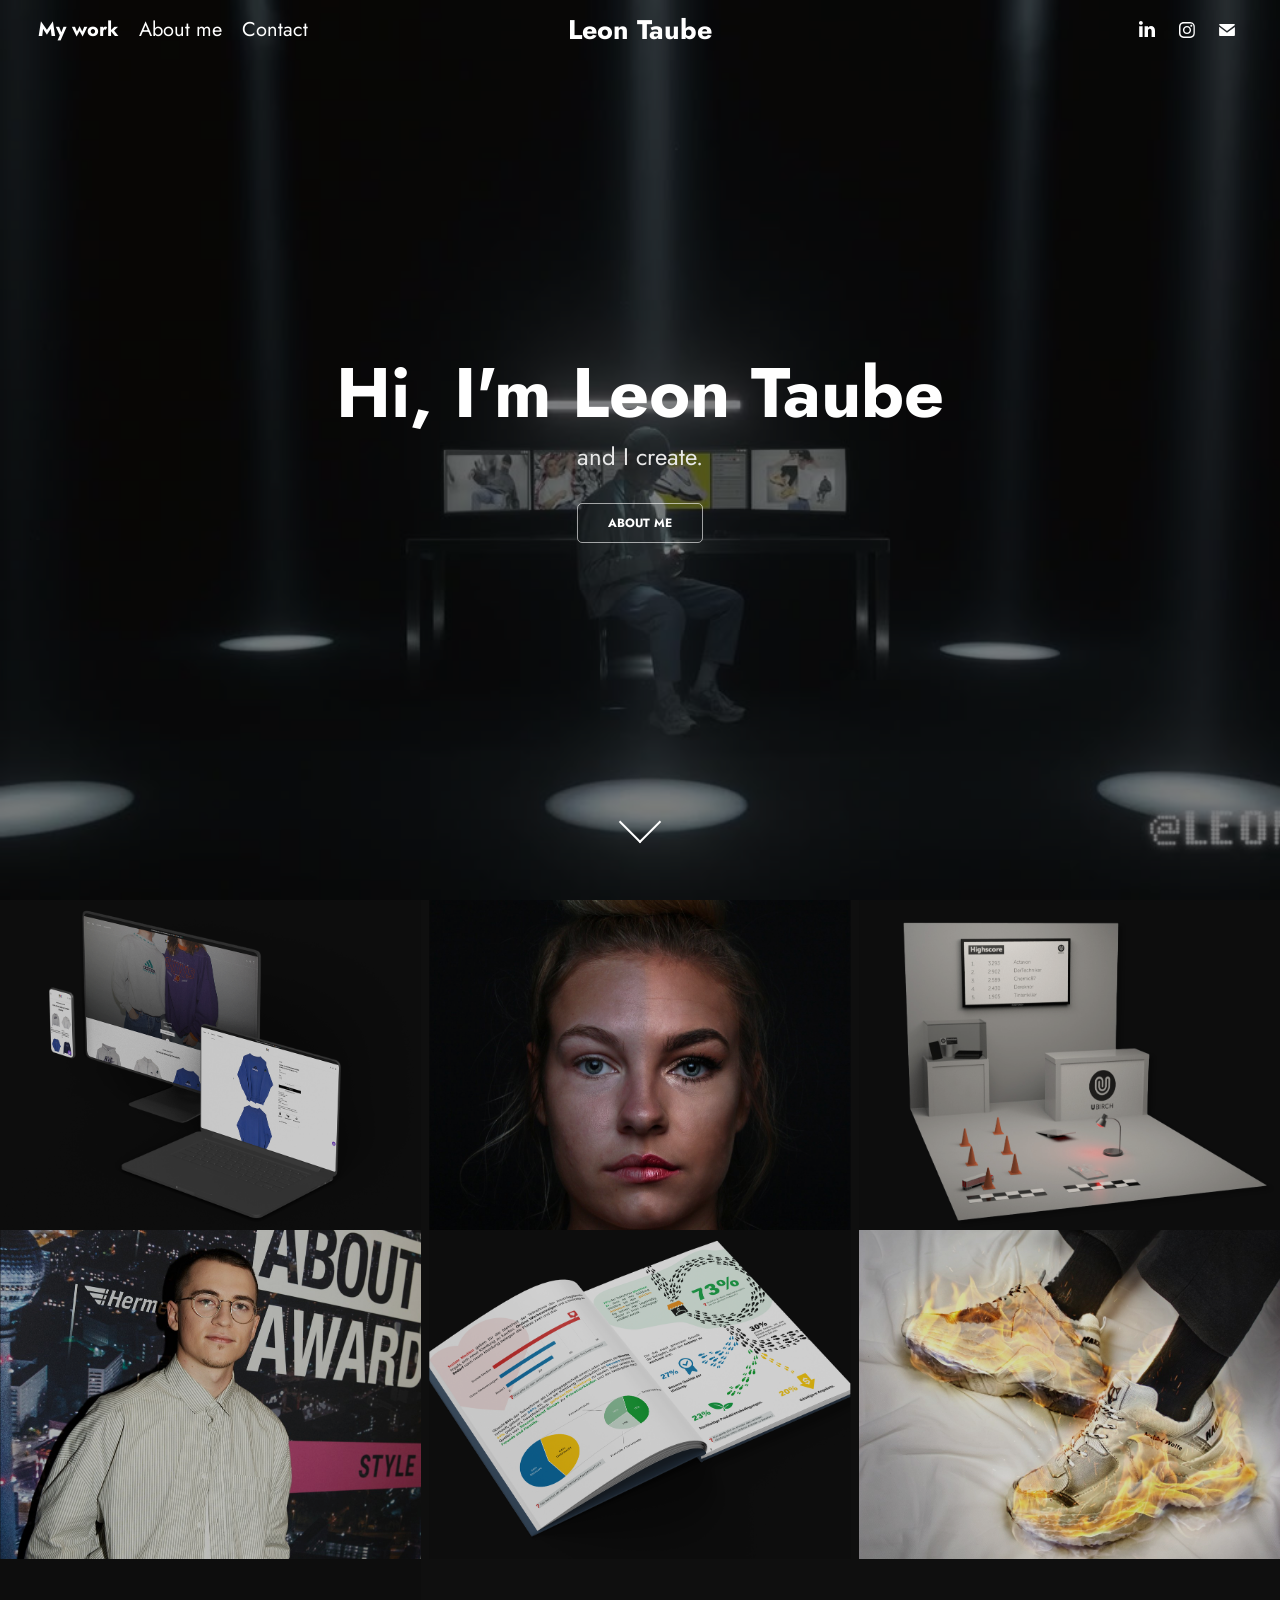
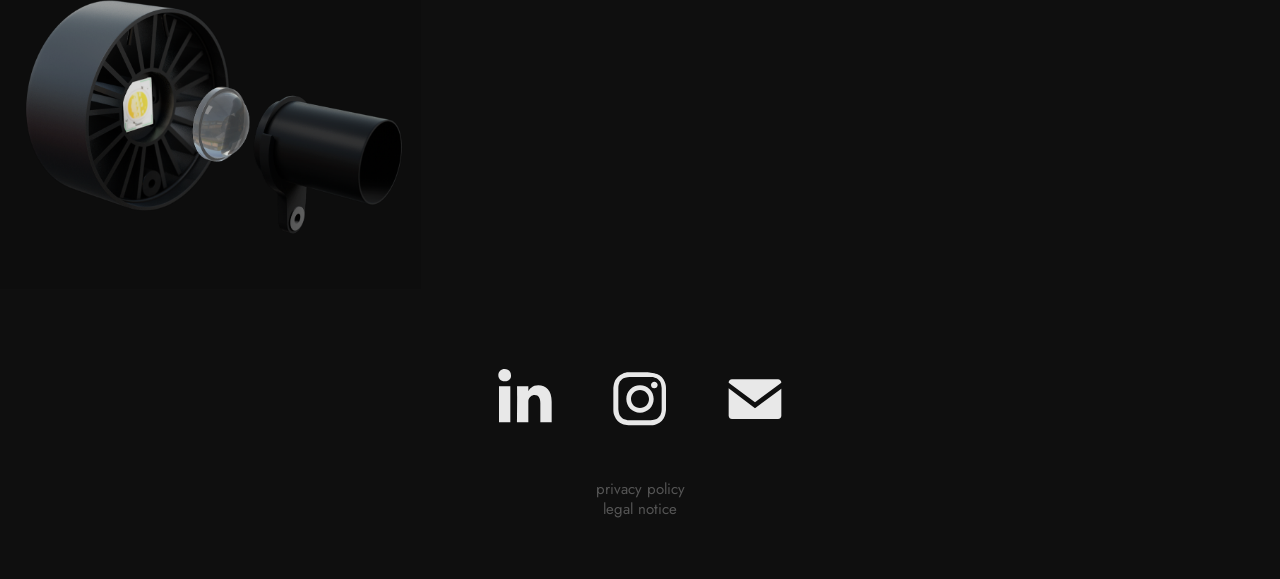
<file: index.html>
<!doctype html>
<html lang="en">
<head>
<meta charset="utf-8">
<meta name="viewport" content="width=device-width, initial-scale=1">
<title>Leon Taube</title>
<meta name="description" content="I&#x27;m Leon Taube and I live for design. I realise all kind of creative work like photography, brand design, 3d modeling, social media content creation, design management, layout and much more.">
<link rel="canonical" href="https://leontaube.com/">
<meta property="og:title" content="Leon Taube">
<meta property="og:description" content="I&#x27;m Leon Taube and I live for design. I realise all kind of creative work like photography, brand design, 3d modeling, social media content creation, design management, layout and much more.">
<meta property="og:url" content="https://leontaube.com/">
<meta property="og:type" content="website">
<meta property="og:image" content="https://leontaube.com/media/f53f78f1-c94c-42c6-96a7-53bf05533c7f.png">
<link rel="icon" type="image/png" href="/media/favicon-32.png">
<link rel="apple-touch-icon" href="/media/apple-touch-icon.png">
<link rel="preload" href="/static/fonts/jost.woff2" as="font" type="font/woff2" crossorigin>
<link rel="stylesheet" href="/static/style.css?v=379a0a34">
</head>
<body class="page-home">
<header class="site-header over-masthead" id="top">
  <nav class="main-nav" aria-label="Main"><a class="nav-link active" href="/">My work</a><a class="nav-link" href="/about-me/">About me</a><a class="nav-link" href="/contact/">Contact</a></nav>
  <div class="logo"><a href="/">Leon Taube</a></div>
  <div class="header-social"><ul class="social"><li><a href="https://www.linkedin.com/in/leon-taube-a641a1212/" target="_blank" rel="noopener" aria-label="LinkedIn"><svg viewBox="0 0 30 24" aria-hidden="true" focusable="false"><path d="M19.6,19v-5.8c0-1.4-0.5-2.4-1.7-2.4c-1,0-1.5,0.7-1.8,1.3C16,12.3,16,12.6,16,13v6h-3.4c0,0,0.1-9.8,0-10.8H16v1.5c0,0,0,0,0,0h0v0C16.4,9,17.2,7.9,19,7.9c2.3,0,4,1.5,4,4.9V19H19.6z M8.9,6.7L8.9,6.7C7.7,6.7,7,5.9,7,4.9C7,3.8,7.8,3,8.9,3s1.9,0.8,1.9,1.9C10.9,5.9,10.1,6.7,8.9,6.7z M10.6,19H7.2V8.2h3.4V19z"/></svg></a></li><li><a href="https://www.instagram.com/leontbe/" target="_blank" rel="noopener" aria-label="Instagram"><svg viewBox="0 0 30 24" aria-hidden="true" focusable="false"><path d="M15,5.4c2.1,0,2.4,0,3.2,0c0.8,0,1.2,0.2,1.5,0.3c0.4,0.1,0.6,0.3,0.9,0.6c0.3,0.3,0.5,0.5,0.6,0.9c0.1,0.3,0.2,0.7,0.3,1.5c0,0.8,0,1.1,0,3.2s0,2.4,0,3.2c0,0.8-0.2,1.2-0.3,1.5c-0.1,0.4-0.3,0.6-0.6,0.9c-0.3,0.3-0.5,0.5-0.9,0.6c-0.3,0.1-0.7,0.2-1.5,0.3c-0.8,0-1.1,0-3.2,0s-2.4,0-3.2,0c-0.8,0-1.2-0.2-1.5-0.3c-0.4-0.1-0.6-0.3-0.9-0.6c-0.3-0.3-0.5-0.5-0.6-0.9c-0.1-0.3-0.2-0.7-0.3-1.5c0-0.8,0-1.1,0-3.2s0-2.4,0-3.2c0-0.8,0.2-1.2,0.3-1.5c0.1-0.4,0.3-0.6,0.6-0.9c0.3-0.3,0.5-0.5,0.9-0.6c0.3-0.1,0.7-0.2,1.5-0.3C12.6,5.4,12.9,5.4,15,5.4 M15,4c-2.2,0-2.4,0-3.3,0c-0.9,0-1.4,0.2-1.9,0.4c-0.5,0.2-1,0.5-1.4,0.9C7.9,5.8,7.6,6.2,7.4,6.8C7.2,7.3,7.1,7.9,7,8.7C7,9.6,7,9.8,7,12s0,2.4,0,3.3c0,0.9,0.2,1.4,0.4,1.9c0.2,0.5,0.5,1,0.9,1.4c0.4,0.4,0.9,0.7,1.4,0.9c0.5,0.2,1.1,0.3,1.9,0.4c0.9,0,1.1,0,3.3,0s2.4,0,3.3,0c0.9,0,1.4-0.2,1.9-0.4c0.5-0.2,1-0.5,1.4-0.9c0.4-0.4,0.7-0.9,0.9-1.4c0.2-0.5,0.3-1.1,0.4-1.9c0-0.9,0-1.1,0-3.3s0-2.4,0-3.3c0-0.9-0.2-1.4-0.4-1.9c-0.2-0.5-0.5-1-0.9-1.4c-0.4-0.4-0.9-0.7-1.4-0.9c-0.5-0.2-1.1-0.3-1.9-0.4C17.4,4,17.2,4,15,4L15,4z M15,7.9c-2.3,0-4.1,1.8-4.1,4.1s1.8,4.1,4.1,4.1s4.1-1.8,4.1-4.1S17.3,7.9,15,7.9z M15,14.7c-1.5,0-2.7-1.2-2.7-2.7c0-1.5,1.2-2.7,2.7-2.7s2.7,1.2,2.7,2.7C17.7,13.5,16.5,14.7,15,14.7z M19.3,6.8c-0.5,0-1,0.4-1,1s0.4,1,1,1c0.5,0,1-0.4,1-1S19.8,6.8,19.3,6.8z"/></svg></a></li><li><a href="mailto:leon.taube@web.de" aria-label="E-Mail"><svg viewBox="0 0 30 24" aria-hidden="true" focusable="false"><path d="M15,13L7.1,7.1c0-0.5,0.4-1,1-1h13.8c0.5,0,1,0.4,1,1L15,13z M15,14.8l7.9-5.9v8.1c0,0.5-0.4,1-1,1H8.1c-0.5,0-1-0.4-1-1V8.8L15,14.8z"/></svg></a></li></ul></div>
  <button class="hamburger" type="button" aria-label="Open menu" aria-expanded="false" aria-controls="mobile-nav"><i></i><i></i><i></i></button>
</header>
<div class="mobile-nav" id="mobile-nav" hidden>
  <button class="close-nav" type="button" aria-label="Close menu"></button>
  <nav aria-label="Mobile"><a class="nav-link active" href="/">My work</a><a class="nav-link" href="/about-me/">About me</a><a class="nav-link" href="/contact/">Contact</a></nav>
  <div class="mobile-social"><ul class="social"><li><a href="https://www.linkedin.com/in/leon-taube-a641a1212/" target="_blank" rel="noopener" aria-label="LinkedIn"><svg viewBox="0 0 30 24" aria-hidden="true" focusable="false"><path d="M19.6,19v-5.8c0-1.4-0.5-2.4-1.7-2.4c-1,0-1.5,0.7-1.8,1.3C16,12.3,16,12.6,16,13v6h-3.4c0,0,0.1-9.8,0-10.8H16v1.5c0,0,0,0,0,0h0v0C16.4,9,17.2,7.9,19,7.9c2.3,0,4,1.5,4,4.9V19H19.6z M8.9,6.7L8.9,6.7C7.7,6.7,7,5.9,7,4.9C7,3.8,7.8,3,8.9,3s1.9,0.8,1.9,1.9C10.9,5.9,10.1,6.7,8.9,6.7z M10.6,19H7.2V8.2h3.4V19z"/></svg></a></li><li><a href="https://www.instagram.com/leontbe/" target="_blank" rel="noopener" aria-label="Instagram"><svg viewBox="0 0 30 24" aria-hidden="true" focusable="false"><path d="M15,5.4c2.1,0,2.4,0,3.2,0c0.8,0,1.2,0.2,1.5,0.3c0.4,0.1,0.6,0.3,0.9,0.6c0.3,0.3,0.5,0.5,0.6,0.9c0.1,0.3,0.2,0.7,0.3,1.5c0,0.8,0,1.1,0,3.2s0,2.4,0,3.2c0,0.8-0.2,1.2-0.3,1.5c-0.1,0.4-0.3,0.6-0.6,0.9c-0.3,0.3-0.5,0.5-0.9,0.6c-0.3,0.1-0.7,0.2-1.5,0.3c-0.8,0-1.1,0-3.2,0s-2.4,0-3.2,0c-0.8,0-1.2-0.2-1.5-0.3c-0.4-0.1-0.6-0.3-0.9-0.6c-0.3-0.3-0.5-0.5-0.6-0.9c-0.1-0.3-0.2-0.7-0.3-1.5c0-0.8,0-1.1,0-3.2s0-2.4,0-3.2c0-0.8,0.2-1.2,0.3-1.5c0.1-0.4,0.3-0.6,0.6-0.9c0.3-0.3,0.5-0.5,0.9-0.6c0.3-0.1,0.7-0.2,1.5-0.3C12.6,5.4,12.9,5.4,15,5.4 M15,4c-2.2,0-2.4,0-3.3,0c-0.9,0-1.4,0.2-1.9,0.4c-0.5,0.2-1,0.5-1.4,0.9C7.9,5.8,7.6,6.2,7.4,6.8C7.2,7.3,7.1,7.9,7,8.7C7,9.6,7,9.8,7,12s0,2.4,0,3.3c0,0.9,0.2,1.4,0.4,1.9c0.2,0.5,0.5,1,0.9,1.4c0.4,0.4,0.9,0.7,1.4,0.9c0.5,0.2,1.1,0.3,1.9,0.4c0.9,0,1.1,0,3.3,0s2.4,0,3.3,0c0.9,0,1.4-0.2,1.9-0.4c0.5-0.2,1-0.5,1.4-0.9c0.4-0.4,0.7-0.9,0.9-1.4c0.2-0.5,0.3-1.1,0.4-1.9c0-0.9,0-1.1,0-3.3s0-2.4,0-3.3c0-0.9-0.2-1.4-0.4-1.9c-0.2-0.5-0.5-1-0.9-1.4c-0.4-0.4-0.9-0.7-1.4-0.9c-0.5-0.2-1.1-0.3-1.9-0.4C17.4,4,17.2,4,15,4L15,4z M15,7.9c-2.3,0-4.1,1.8-4.1,4.1s1.8,4.1,4.1,4.1s4.1-1.8,4.1-4.1S17.3,7.9,15,7.9z M15,14.7c-1.5,0-2.7-1.2-2.7-2.7c0-1.5,1.2-2.7,2.7-2.7s2.7,1.2,2.7,2.7C17.7,13.5,16.5,14.7,15,14.7z M19.3,6.8c-0.5,0-1,0.4-1,1s0.4,1,1,1c0.5,0,1-0.4,1-1S19.8,6.8,19.3,6.8z"/></svg></a></li><li><a href="mailto:leon.taube@web.de" aria-label="E-Mail"><svg viewBox="0 0 30 24" aria-hidden="true" focusable="false"><path d="M15,13L7.1,7.1c0-0.5,0.4-1,1-1h13.8c0.5,0,1,0.4,1,1L15,13z M15,14.8l7.9-5.9v8.1c0,0.5-0.4,1-1,1H8.1c-0.5,0-1-0.4-1-1V8.8L15,14.8z"/></svg></a></li></ul></div>
</div>
<main>
<section class="masthead">
  <video class="masthead-video" autoplay muted loop playsinline poster="/media/hero-poster.jpg" aria-hidden="true">
    <source src="/media/hero_VopbwVXtLBM.mp4" type="video/mp4">
  </video>
  <div class="masthead-contents">
    <h1>Hi, I&#x27;m Leon Taube</h1>
    <p>and I create.</p>
    <div class="masthead-buttons"><a class="masthead-button" href="/about-me/">About me</a></div>
  </div>
  <button class="masthead-arrow" type="button" aria-label="Scroll down"><span></span></button>
</section>
<section class="covers" id="work"><a class="cover" href="/entrepreneurship/"><span class="cover-image"><img src="/media/f53f78f1-c94c-42c6-96a7-53bf05533c7f_1200.png" srcset="/media/f53f78f1-c94c-42c6-96a7-53bf05533c7f_1200.png 1200w, /media/f53f78f1-c94c-42c6-96a7-53bf05533c7f.png 1920w" sizes="(max-width: 540px) 100vw, (max-width: 768px) 50vw, 33vw" width="1920" height="1501" alt="ENTREPRENEURSHIP" decoding="async"></span><span class="cover-details"><span class="cover-title">ENTREPRENEURSHIP</span></span></a><a class="cover" href="/photography-1/"><span class="cover-image"><img src="/media/57fb68ef-21f6-4aad-939b-1ba87be30235_1200.jpg" srcset="/media/57fb68ef-21f6-4aad-939b-1ba87be30235_1200.jpg 1200w, /media/57fb68ef-21f6-4aad-939b-1ba87be30235.jpg 1920w" sizes="(max-width: 540px) 100vw, (max-width: 768px) 50vw, 33vw" width="1920" height="1501" alt="PHOTOGRAPHY" decoding="async"></span><span class="cover-details"><span class="cover-title">PHOTOGRAPHY</span></span></a><a class="cover" href="/design-solutions/"><span class="cover-image"><img src="/media/b15a08d1-c18c-4b6e-ba66-44af4f2600e5_1200.png" srcset="/media/b15a08d1-c18c-4b6e-ba66-44af4f2600e5_1200.png 1200w, /media/b15a08d1-c18c-4b6e-ba66-44af4f2600e5.png 1151w" sizes="(max-width: 540px) 100vw, (max-width: 768px) 50vw, 33vw" width="1151" height="900" alt="DESIGN PROJECTS" decoding="async"></span><span class="cover-details"><span class="cover-title">DESIGN PROJECTS</span></span></a><a class="cover" href="/about-you-award-2021/"><span class="cover-image"><img src="/media/372a0da7-d3f4-4f90-9b1f-9e076ef21738_1200.jpg" srcset="/media/372a0da7-d3f4-4f90-9b1f-9e076ef21738_1200.jpg 1200w, /media/372a0da7-d3f4-4f90-9b1f-9e076ef21738.jpg 1920w" sizes="(max-width: 540px) 100vw, (max-width: 768px) 50vw, 33vw" width="1920" height="1501" alt="&quot;ABOUT YOU AWARDS 2021&quot;" loading="lazy" decoding="async"></span><span class="cover-details"><span class="cover-title">&quot;ABOUT YOU AWARDS 2021&quot;</span></span></a><a class="cover" href="/layout/"><span class="cover-image"><img src="/media/f60d940d-b7f1-4b19-898f-be2aa2b37ce3_1200.png" srcset="/media/f60d940d-b7f1-4b19-898f-be2aa2b37ce3_1200.png 1200w, /media/f60d940d-b7f1-4b19-898f-be2aa2b37ce3.png 2184w" sizes="(max-width: 540px) 100vw, (max-width: 768px) 50vw, 33vw" width="2184" height="1708" alt="LAYOUT" loading="lazy" decoding="async"></span><span class="cover-details"><span class="cover-title">LAYOUT</span></span></a><a class="cover" href="/social-media/"><span class="cover-image"><img src="/media/c7550f35-8c2e-47dc-bd52-80242b8559c9_1200.jpg" srcset="/media/c7550f35-8c2e-47dc-bd52-80242b8559c9_1200.jpg 1200w, /media/c7550f35-8c2e-47dc-bd52-80242b8559c9.jpg 1920w" sizes="(max-width: 540px) 100vw, (max-width: 768px) 50vw, 33vw" width="1920" height="1501" alt="SOCIAL MEDIA" loading="lazy" decoding="async"></span><span class="cover-details"><span class="cover-title">SOCIAL MEDIA</span></span></a><a class="cover" href="/animation/"><span class="cover-image"><img src="/media/b7d899a8-ee14-4440-ba42-1137b448e2f3_1200.png" srcset="/media/b7d899a8-ee14-4440-ba42-1137b448e2f3_1200.png 1200w, /media/b7d899a8-ee14-4440-ba42-1137b448e2f3.png 1381w" sizes="(max-width: 540px) 100vw, (max-width: 768px) 50vw, 33vw" width="1381" height="1080" alt="3D MODELING / RENDERING" loading="lazy" decoding="async"></span><span class="cover-details"><span class="cover-title">3D MODELING / RENDERING</span></span></a></section>
</main>
<footer class="site-footer"><ul class="social footer-social"><li><a href="https://www.linkedin.com/in/leon-taube-a641a1212/" target="_blank" rel="noopener" aria-label="LinkedIn"><svg viewBox="0 0 30 24" aria-hidden="true" focusable="false"><path d="M19.6,19v-5.8c0-1.4-0.5-2.4-1.7-2.4c-1,0-1.5,0.7-1.8,1.3C16,12.3,16,12.6,16,13v6h-3.4c0,0,0.1-9.8,0-10.8H16v1.5c0,0,0,0,0,0h0v0C16.4,9,17.2,7.9,19,7.9c2.3,0,4,1.5,4,4.9V19H19.6z M8.9,6.7L8.9,6.7C7.7,6.7,7,5.9,7,4.9C7,3.8,7.8,3,8.9,3s1.9,0.8,1.9,1.9C10.9,5.9,10.1,6.7,8.9,6.7z M10.6,19H7.2V8.2h3.4V19z"/></svg></a></li><li><a href="https://www.instagram.com/leontbe/" target="_blank" rel="noopener" aria-label="Instagram"><svg viewBox="0 0 30 24" aria-hidden="true" focusable="false"><path d="M15,5.4c2.1,0,2.4,0,3.2,0c0.8,0,1.2,0.2,1.5,0.3c0.4,0.1,0.6,0.3,0.9,0.6c0.3,0.3,0.5,0.5,0.6,0.9c0.1,0.3,0.2,0.7,0.3,1.5c0,0.8,0,1.1,0,3.2s0,2.4,0,3.2c0,0.8-0.2,1.2-0.3,1.5c-0.1,0.4-0.3,0.6-0.6,0.9c-0.3,0.3-0.5,0.5-0.9,0.6c-0.3,0.1-0.7,0.2-1.5,0.3c-0.8,0-1.1,0-3.2,0s-2.4,0-3.2,0c-0.8,0-1.2-0.2-1.5-0.3c-0.4-0.1-0.6-0.3-0.9-0.6c-0.3-0.3-0.5-0.5-0.6-0.9c-0.1-0.3-0.2-0.7-0.3-1.5c0-0.8,0-1.1,0-3.2s0-2.4,0-3.2c0-0.8,0.2-1.2,0.3-1.5c0.1-0.4,0.3-0.6,0.6-0.9c0.3-0.3,0.5-0.5,0.9-0.6c0.3-0.1,0.7-0.2,1.5-0.3C12.6,5.4,12.9,5.4,15,5.4 M15,4c-2.2,0-2.4,0-3.3,0c-0.9,0-1.4,0.2-1.9,0.4c-0.5,0.2-1,0.5-1.4,0.9C7.9,5.8,7.6,6.2,7.4,6.8C7.2,7.3,7.1,7.9,7,8.7C7,9.6,7,9.8,7,12s0,2.4,0,3.3c0,0.9,0.2,1.4,0.4,1.9c0.2,0.5,0.5,1,0.9,1.4c0.4,0.4,0.9,0.7,1.4,0.9c0.5,0.2,1.1,0.3,1.9,0.4c0.9,0,1.1,0,3.3,0s2.4,0,3.3,0c0.9,0,1.4-0.2,1.9-0.4c0.5-0.2,1-0.5,1.4-0.9c0.4-0.4,0.7-0.9,0.9-1.4c0.2-0.5,0.3-1.1,0.4-1.9c0-0.9,0-1.1,0-3.3s0-2.4,0-3.3c0-0.9-0.2-1.4-0.4-1.9c-0.2-0.5-0.5-1-0.9-1.4c-0.4-0.4-0.9-0.7-1.4-0.9c-0.5-0.2-1.1-0.3-1.9-0.4C17.4,4,17.2,4,15,4L15,4z M15,7.9c-2.3,0-4.1,1.8-4.1,4.1s1.8,4.1,4.1,4.1s4.1-1.8,4.1-4.1S17.3,7.9,15,7.9z M15,14.7c-1.5,0-2.7-1.2-2.7-2.7c0-1.5,1.2-2.7,2.7-2.7s2.7,1.2,2.7,2.7C17.7,13.5,16.5,14.7,15,14.7z M19.3,6.8c-0.5,0-1,0.4-1,1s0.4,1,1,1c0.5,0,1-0.4,1-1S19.8,6.8,19.3,6.8z"/></svg></a></li><li><a href="mailto:leon.taube@web.de" aria-label="E-Mail"><svg viewBox="0 0 30 24" aria-hidden="true" focusable="false"><path d="M15,13L7.1,7.1c0-0.5,0.4-1,1-1h13.8c0.5,0,1,0.4,1,1L15,13z M15,14.8l7.9-5.9v8.1c0,0.5-0.4,1-1,1H8.1c-0.5,0-1-0.4-1-1V8.8L15,14.8z"/></svg></a></li></ul><div class="footer-links"><div><a href="/privacy-policy/">privacy policy</a></div><div><a href="/legal-notice/">legal notice</a></div></div></footer>
<div class="lightbox" hidden role="dialog" aria-modal="true" aria-label="Image viewer">
  <button class="lb-close" type="button" aria-label="Close"></button>
  <button class="lb-prev" type="button" aria-label="Previous image"></button>
  <figure class="lb-figure"><img class="lb-img" alt=""><figcaption class="lb-caption"></figcaption></figure>
  <button class="lb-next" type="button" aria-label="Next image"></button>
</div>
<script src="/static/main.js?v=379a0a34" defer></script>
</body>
</html>
</file>
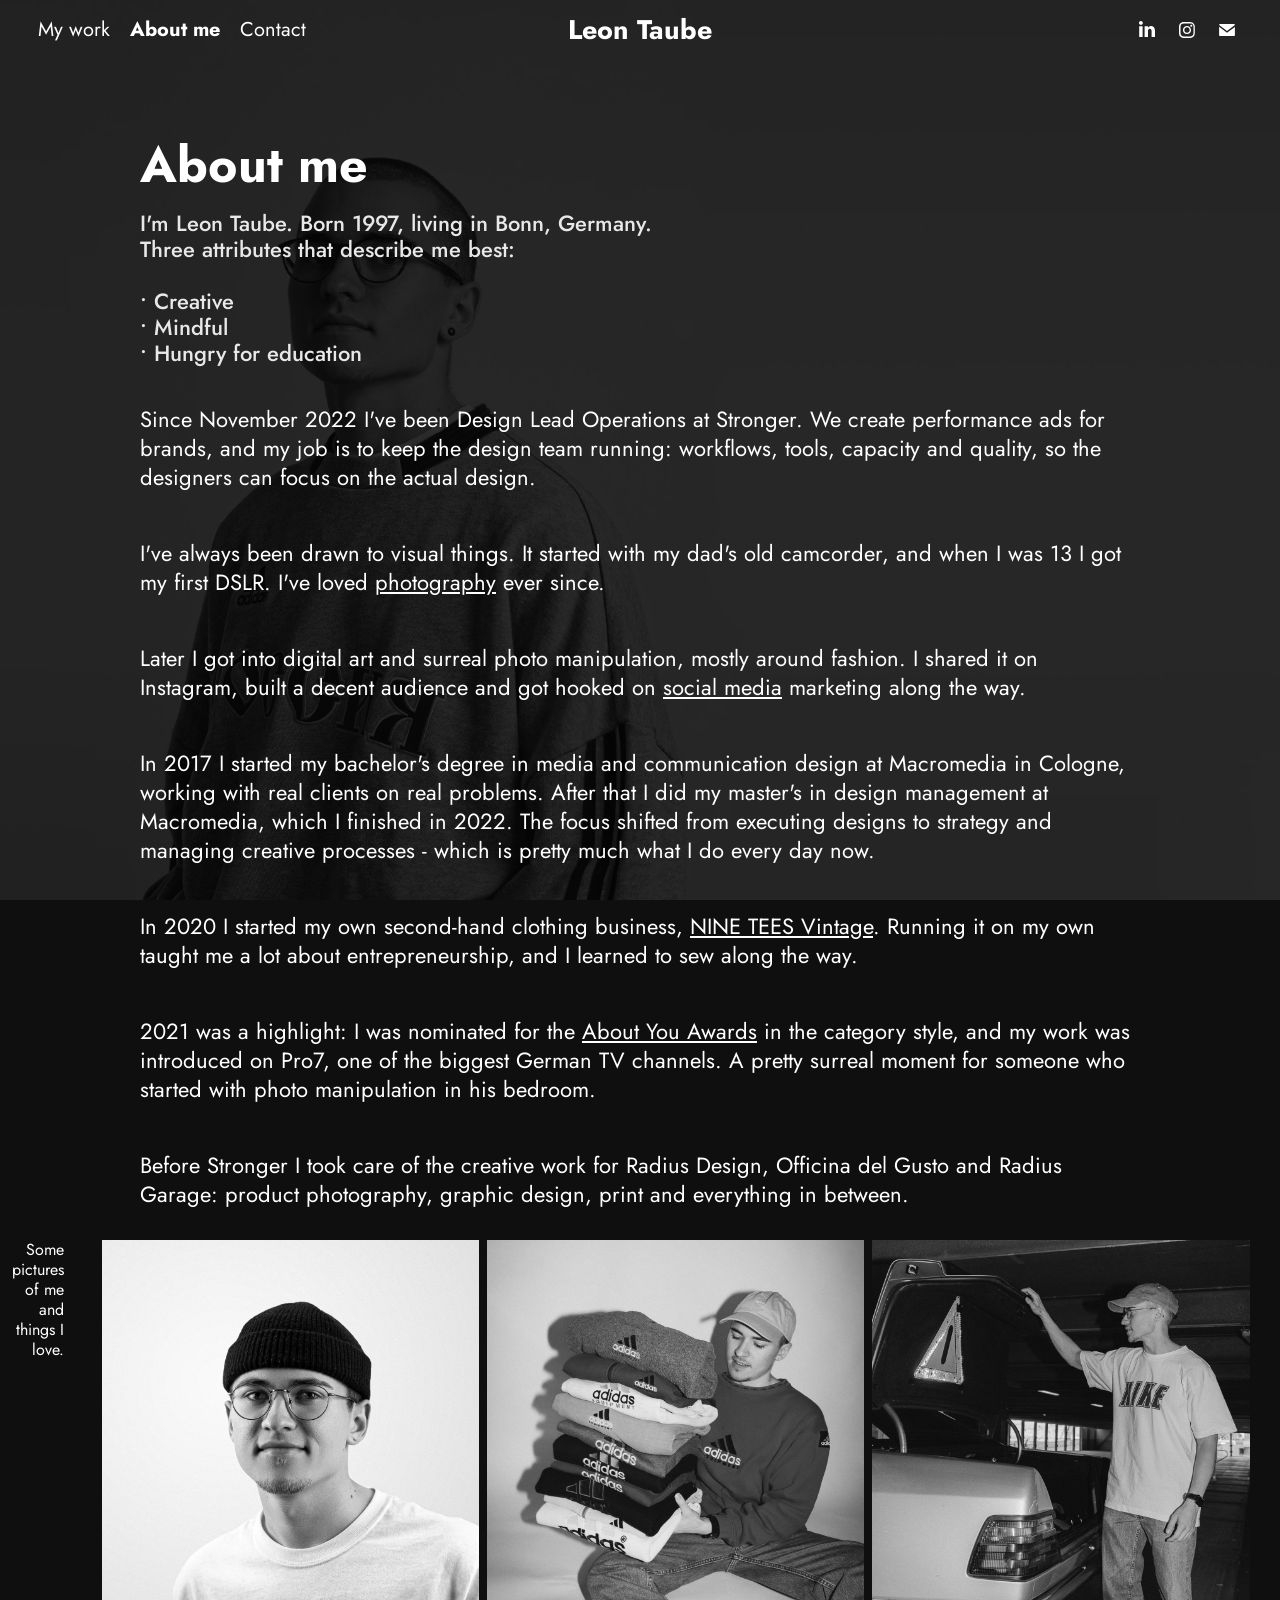
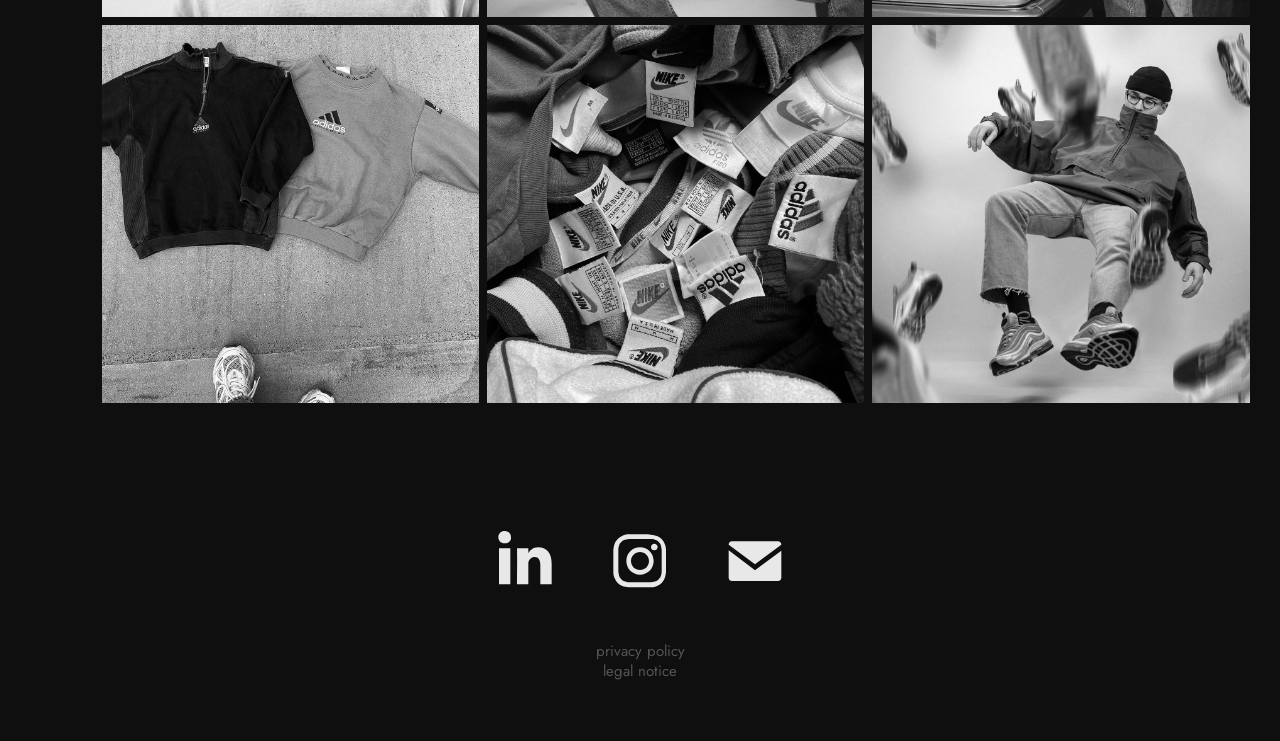
<file: about-me/index.html>
<!doctype html>
<html lang="en">
<head>
<meta charset="utf-8">
<meta name="viewport" content="width=device-width, initial-scale=1">
<title>Leon Taube - About me</title>
<meta name="description" content="I&#x27;m Leon Taube. Born 1997. I live in a small town near Cologne, Germany.
Three attributes that describe me best:

• Creative
• Mindful
• Hungry for education">
<link rel="canonical" href="https://leontaube.com/about-me/">
<meta property="og:title" content="Leon Taube - About me">
<meta property="og:description" content="I&#x27;m Leon Taube. Born 1997. I live in a small town near Cologne, Germany.
Three attributes that describe me best:

• Creative
• Mindful
• Hungry for education">
<meta property="og:url" content="https://leontaube.com/about-me/">
<meta property="og:type" content="website">

<link rel="icon" type="image/png" href="/media/favicon-32.png">
<link rel="apple-touch-icon" href="/media/apple-touch-icon.png">
<link rel="preload" href="/static/fonts/jost.woff2" as="font" type="font/woff2" crossorigin>
<link rel="stylesheet" href="/static/style.css?v=379a0a34">
</head>
<body class="page-about-me">
<header class="site-header" id="top">
  <nav class="main-nav" aria-label="Main"><a class="nav-link" href="/">My work</a><a class="nav-link active" href="/about-me/">About me</a><a class="nav-link" href="/contact/">Contact</a></nav>
  <div class="logo"><a href="/">Leon Taube</a></div>
  <div class="header-social"><ul class="social"><li><a href="https://www.linkedin.com/in/leon-taube-a641a1212/" target="_blank" rel="noopener" aria-label="LinkedIn"><svg viewBox="0 0 30 24" aria-hidden="true" focusable="false"><path d="M19.6,19v-5.8c0-1.4-0.5-2.4-1.7-2.4c-1,0-1.5,0.7-1.8,1.3C16,12.3,16,12.6,16,13v6h-3.4c0,0,0.1-9.8,0-10.8H16v1.5c0,0,0,0,0,0h0v0C16.4,9,17.2,7.9,19,7.9c2.3,0,4,1.5,4,4.9V19H19.6z M8.9,6.7L8.9,6.7C7.7,6.7,7,5.9,7,4.9C7,3.8,7.8,3,8.9,3s1.9,0.8,1.9,1.9C10.9,5.9,10.1,6.7,8.9,6.7z M10.6,19H7.2V8.2h3.4V19z"/></svg></a></li><li><a href="https://www.instagram.com/leontbe/" target="_blank" rel="noopener" aria-label="Instagram"><svg viewBox="0 0 30 24" aria-hidden="true" focusable="false"><path d="M15,5.4c2.1,0,2.4,0,3.2,0c0.8,0,1.2,0.2,1.5,0.3c0.4,0.1,0.6,0.3,0.9,0.6c0.3,0.3,0.5,0.5,0.6,0.9c0.1,0.3,0.2,0.7,0.3,1.5c0,0.8,0,1.1,0,3.2s0,2.4,0,3.2c0,0.8-0.2,1.2-0.3,1.5c-0.1,0.4-0.3,0.6-0.6,0.9c-0.3,0.3-0.5,0.5-0.9,0.6c-0.3,0.1-0.7,0.2-1.5,0.3c-0.8,0-1.1,0-3.2,0s-2.4,0-3.2,0c-0.8,0-1.2-0.2-1.5-0.3c-0.4-0.1-0.6-0.3-0.9-0.6c-0.3-0.3-0.5-0.5-0.6-0.9c-0.1-0.3-0.2-0.7-0.3-1.5c0-0.8,0-1.1,0-3.2s0-2.4,0-3.2c0-0.8,0.2-1.2,0.3-1.5c0.1-0.4,0.3-0.6,0.6-0.9c0.3-0.3,0.5-0.5,0.9-0.6c0.3-0.1,0.7-0.2,1.5-0.3C12.6,5.4,12.9,5.4,15,5.4 M15,4c-2.2,0-2.4,0-3.3,0c-0.9,0-1.4,0.2-1.9,0.4c-0.5,0.2-1,0.5-1.4,0.9C7.9,5.8,7.6,6.2,7.4,6.8C7.2,7.3,7.1,7.9,7,8.7C7,9.6,7,9.8,7,12s0,2.4,0,3.3c0,0.9,0.2,1.4,0.4,1.9c0.2,0.5,0.5,1,0.9,1.4c0.4,0.4,0.9,0.7,1.4,0.9c0.5,0.2,1.1,0.3,1.9,0.4c0.9,0,1.1,0,3.3,0s2.4,0,3.3,0c0.9,0,1.4-0.2,1.9-0.4c0.5-0.2,1-0.5,1.4-0.9c0.4-0.4,0.7-0.9,0.9-1.4c0.2-0.5,0.3-1.1,0.4-1.9c0-0.9,0-1.1,0-3.3s0-2.4,0-3.3c0-0.9-0.2-1.4-0.4-1.9c-0.2-0.5-0.5-1-0.9-1.4c-0.4-0.4-0.9-0.7-1.4-0.9c-0.5-0.2-1.1-0.3-1.9-0.4C17.4,4,17.2,4,15,4L15,4z M15,7.9c-2.3,0-4.1,1.8-4.1,4.1s1.8,4.1,4.1,4.1s4.1-1.8,4.1-4.1S17.3,7.9,15,7.9z M15,14.7c-1.5,0-2.7-1.2-2.7-2.7c0-1.5,1.2-2.7,2.7-2.7s2.7,1.2,2.7,2.7C17.7,13.5,16.5,14.7,15,14.7z M19.3,6.8c-0.5,0-1,0.4-1,1s0.4,1,1,1c0.5,0,1-0.4,1-1S19.8,6.8,19.3,6.8z"/></svg></a></li><li><a href="mailto:leon.taube@web.de" aria-label="E-Mail"><svg viewBox="0 0 30 24" aria-hidden="true" focusable="false"><path d="M15,13L7.1,7.1c0-0.5,0.4-1,1-1h13.8c0.5,0,1,0.4,1,1L15,13z M15,14.8l7.9-5.9v8.1c0,0.5-0.4,1-1,1H8.1c-0.5,0-1-0.4-1-1V8.8L15,14.8z"/></svg></a></li></ul></div>
  <button class="hamburger" type="button" aria-label="Open menu" aria-expanded="false" aria-controls="mobile-nav"><i></i><i></i><i></i></button>
</header>
<div class="mobile-nav" id="mobile-nav" hidden>
  <button class="close-nav" type="button" aria-label="Close menu"></button>
  <nav aria-label="Mobile"><a class="nav-link" href="/">My work</a><a class="nav-link active" href="/about-me/">About me</a><a class="nav-link" href="/contact/">Contact</a></nav>
  <div class="mobile-social"><ul class="social"><li><a href="https://www.linkedin.com/in/leon-taube-a641a1212/" target="_blank" rel="noopener" aria-label="LinkedIn"><svg viewBox="0 0 30 24" aria-hidden="true" focusable="false"><path d="M19.6,19v-5.8c0-1.4-0.5-2.4-1.7-2.4c-1,0-1.5,0.7-1.8,1.3C16,12.3,16,12.6,16,13v6h-3.4c0,0,0.1-9.8,0-10.8H16v1.5c0,0,0,0,0,0h0v0C16.4,9,17.2,7.9,19,7.9c2.3,0,4,1.5,4,4.9V19H19.6z M8.9,6.7L8.9,6.7C7.7,6.7,7,5.9,7,4.9C7,3.8,7.8,3,8.9,3s1.9,0.8,1.9,1.9C10.9,5.9,10.1,6.7,8.9,6.7z M10.6,19H7.2V8.2h3.4V19z"/></svg></a></li><li><a href="https://www.instagram.com/leontbe/" target="_blank" rel="noopener" aria-label="Instagram"><svg viewBox="0 0 30 24" aria-hidden="true" focusable="false"><path d="M15,5.4c2.1,0,2.4,0,3.2,0c0.8,0,1.2,0.2,1.5,0.3c0.4,0.1,0.6,0.3,0.9,0.6c0.3,0.3,0.5,0.5,0.6,0.9c0.1,0.3,0.2,0.7,0.3,1.5c0,0.8,0,1.1,0,3.2s0,2.4,0,3.2c0,0.8-0.2,1.2-0.3,1.5c-0.1,0.4-0.3,0.6-0.6,0.9c-0.3,0.3-0.5,0.5-0.9,0.6c-0.3,0.1-0.7,0.2-1.5,0.3c-0.8,0-1.1,0-3.2,0s-2.4,0-3.2,0c-0.8,0-1.2-0.2-1.5-0.3c-0.4-0.1-0.6-0.3-0.9-0.6c-0.3-0.3-0.5-0.5-0.6-0.9c-0.1-0.3-0.2-0.7-0.3-1.5c0-0.8,0-1.1,0-3.2s0-2.4,0-3.2c0-0.8,0.2-1.2,0.3-1.5c0.1-0.4,0.3-0.6,0.6-0.9c0.3-0.3,0.5-0.5,0.9-0.6c0.3-0.1,0.7-0.2,1.5-0.3C12.6,5.4,12.9,5.4,15,5.4 M15,4c-2.2,0-2.4,0-3.3,0c-0.9,0-1.4,0.2-1.9,0.4c-0.5,0.2-1,0.5-1.4,0.9C7.9,5.8,7.6,6.2,7.4,6.8C7.2,7.3,7.1,7.9,7,8.7C7,9.6,7,9.8,7,12s0,2.4,0,3.3c0,0.9,0.2,1.4,0.4,1.9c0.2,0.5,0.5,1,0.9,1.4c0.4,0.4,0.9,0.7,1.4,0.9c0.5,0.2,1.1,0.3,1.9,0.4c0.9,0,1.1,0,3.3,0s2.4,0,3.3,0c0.9,0,1.4-0.2,1.9-0.4c0.5-0.2,1-0.5,1.4-0.9c0.4-0.4,0.7-0.9,0.9-1.4c0.2-0.5,0.3-1.1,0.4-1.9c0-0.9,0-1.1,0-3.3s0-2.4,0-3.3c0-0.9-0.2-1.4-0.4-1.9c-0.2-0.5-0.5-1-0.9-1.4c-0.4-0.4-0.9-0.7-1.4-0.9c-0.5-0.2-1.1-0.3-1.9-0.4C17.4,4,17.2,4,15,4L15,4z M15,7.9c-2.3,0-4.1,1.8-4.1,4.1s1.8,4.1,4.1,4.1s4.1-1.8,4.1-4.1S17.3,7.9,15,7.9z M15,14.7c-1.5,0-2.7-1.2-2.7-2.7c0-1.5,1.2-2.7,2.7-2.7s2.7,1.2,2.7,2.7C17.7,13.5,16.5,14.7,15,14.7z M19.3,6.8c-0.5,0-1,0.4-1,1s0.4,1,1,1c0.5,0,1-0.4,1-1S19.8,6.8,19.3,6.8z"/></svg></a></li><li><a href="mailto:leon.taube@web.de" aria-label="E-Mail"><svg viewBox="0 0 30 24" aria-hidden="true" focusable="false"><path d="M15,13L7.1,7.1c0-0.5,0.4-1,1-1h13.8c0.5,0,1,0.4,1,1L15,13z M15,14.8l7.9-5.9v8.1c0,0.5-0.4,1-1,1H8.1c-0.5,0-1-0.4-1-1V8.8L15,14.8z"/></svg></a></li></ul></div>
</div>
<main>
<div class="header-placeholder"></div>
<header class="page-header"><h1 class="title">About me</h1><p class="description">I&#x27;m Leon Taube. Born 1997, living in Bonn, Germany.
Three attributes that describe me best:

• Creative
• Mindful
• Hungry for education</p></header>
<div class="modules"><div class="module text" style="width:95%;max-width:1000px;padding-bottom:20px"><div class="rich-text"><div style="line-height:27px;text-align:left"><span style="font-size:22px"><span style="color:#ffffff">Since November 2022 I've been Design Lead Operations at Stronger. We create performance ads for brands, and my job is to keep the design team running: workflows, tools, capacity and quality, so the designers can focus on the actual design.</span></span></div><div style="line-height:27px;text-align:left"><br></div><div style="line-height:27px;text-align:left"><span style="font-size:22px"><span style="color:#ffffff">I've always been drawn to visual things. It started with my dad's old camcorder, and when I was 13 I got my first DSLR. I've loved <a href="/photography-1/">photography</a> ever since.</span></span></div><div style="line-height:27px;text-align:left"><br></div><div style="line-height:27px;text-align:left"><span style="font-size:22px"><span style="color:#ffffff">Later I got into digital art and surreal photo manipulation, mostly around fashion. I shared it on Instagram, built a decent audience and got hooked on <a href="/social-media/">social media</a> marketing along the way.</span></span></div><div style="line-height:27px;text-align:left"><br></div><div style="line-height:27px;text-align:left"><span style="font-size:22px"><span style="color:#ffffff">In 2017 I started my bachelor's degree in media and communication design at Macromedia in Cologne, working with real clients on real problems. After that I did my master's in design management at Macromedia, which I finished in 2022. The focus shifted from executing designs to strategy and managing creative processes - which is pretty much what I do every day now.</span></span></div><div style="line-height:27px;text-align:left"><br></div><div style="line-height:27px;text-align:left"><span style="font-size:22px"><span style="color:#ffffff">In 2020 I started my own second-hand clothing business, <a href="/entrepreneurship/">NINE TEES Vintage</a>. Running it on my own taught me a lot about entrepreneurship, and I learned to sew along the way.</span></span></div><div style="line-height:27px;text-align:left"><br></div><div style="line-height:27px;text-align:left"><span style="font-size:22px"><span style="color:#ffffff">2021 was a highlight: I was nominated for the <a href="/about-you-award-2021/">About You Awards</a> in the category style, and my work was introduced on Pro7, one of the biggest German TV channels. A pretty surreal moment for someone who started with photo manipulation in his bedroom.</span></span></div><div style="line-height:27px;text-align:left"><br></div><div style="line-height:27px;text-align:left"><span style="font-size:22px"><span style="color:#ffffff">Before Stronger I took care of the creative work for Radius Design, Officina del Gusto and Radius Garage: product photography, graphic design, print and everything in between.</span></span></div></div></div>
<div class="module row valign-top"><div class="col" style="flex:1 1 0%"><div class="module text" style="padding-top:0px"><div class="rich-text"><div style="text-align:right"><span style="color:#ffffff">Some pictures of me and things I love.</span><br></div></div></div></div><div class="col" style="flex:19 1 0%"><div class="module grid" style="width:95%;max-width:2000px;padding-top:0px"><div class="grid-main"><div class="grid-row"><a class="grid-item lb" href="/media/3504be47-268a-4485-bd39-c27fd79241a9.jpg" data-lb="g1" data-w="1920" data-h="1921" data-caption="Self-Portrait 2021" style="flex-grow:99.948"><span class="grid-img" style="aspect-ratio:1920/1921"><img src="/media/3504be47-268a-4485-bd39-c27fd79241a9_1200.jpg" srcset="/media/3504be47-268a-4485-bd39-c27fd79241a9_1200.jpg 1200w, /media/3504be47-268a-4485-bd39-c27fd79241a9.jpg 1920w" sizes="(max-width: 768px) 33vw, 31vw" width="1920" height="1921" alt="Self-Portrait 2021" loading="lazy" decoding="async"></span><span class="grid-caption"><span>Self-Portrait 2021</span></span></a><a class="grid-item lb" href="/media/879e0a95-2380-4565-a554-e1b2e2c55526.jpg" data-lb="g1" data-w="1920" data-h="1920" data-caption="Me with my favorite vintage clothing." style="flex-grow:100.000"><span class="grid-img" style="aspect-ratio:1920/1920"><img src="/media/879e0a95-2380-4565-a554-e1b2e2c55526_1200.jpg" srcset="/media/879e0a95-2380-4565-a554-e1b2e2c55526_1200.jpg 1200w, /media/879e0a95-2380-4565-a554-e1b2e2c55526.jpg 1920w" sizes="(max-width: 768px) 33vw, 31vw" width="1920" height="1920" alt="Me with my favorite vintage clothing." loading="lazy" decoding="async"></span><span class="grid-caption"><span>Me with my favorite vintage clothing.</span></span></a><a class="grid-item lb" href="/media/1ca03939-9310-4b6e-8d11-aba7bbcb2450.jpg" data-lb="g1" data-w="1365" data-h="1365" data-caption="Love driving my old Mercedes W124." style="flex-grow:100.000"><span class="grid-img" style="aspect-ratio:1365/1365"><img src="/media/1ca03939-9310-4b6e-8d11-aba7bbcb2450_1200.jpg" srcset="/media/1ca03939-9310-4b6e-8d11-aba7bbcb2450_1200.jpg 1200w, /media/1ca03939-9310-4b6e-8d11-aba7bbcb2450.jpg 1365w" sizes="(max-width: 768px) 33vw, 31vw" width="1365" height="1365" alt="Love driving my old Mercedes W124." loading="lazy" decoding="async"></span><span class="grid-caption"><span>Love driving my old Mercedes W124.</span></span></a></div><div class="grid-row"><a class="grid-item lb" href="/media/877eb531-bf55-476c-aaed-be3b8168c9bb.jpg" data-lb="g1" data-w="1920" data-h="1920" data-caption="More vintage." style="flex-grow:100.000"><span class="grid-img" style="aspect-ratio:1920/1920"><img src="/media/877eb531-bf55-476c-aaed-be3b8168c9bb_1200.jpg" srcset="/media/877eb531-bf55-476c-aaed-be3b8168c9bb_1200.jpg 1200w, /media/877eb531-bf55-476c-aaed-be3b8168c9bb.jpg 1920w" sizes="(max-width: 768px) 33vw, 31vw" width="1920" height="1920" alt="More vintage." loading="lazy" decoding="async"></span><span class="grid-caption"><span>More vintage.</span></span></a><a class="grid-item lb" href="/media/e13817db-aaba-4f56-b1a5-c2180e0f6a38.jpg" data-lb="g1" data-w="1920" data-h="1920" data-caption="Vintage tags." style="flex-grow:100.000"><span class="grid-img" style="aspect-ratio:1920/1920"><img src="/media/e13817db-aaba-4f56-b1a5-c2180e0f6a38_1200.jpg" srcset="/media/e13817db-aaba-4f56-b1a5-c2180e0f6a38_1200.jpg 1200w, /media/e13817db-aaba-4f56-b1a5-c2180e0f6a38.jpg 1920w" sizes="(max-width: 768px) 33vw, 31vw" width="1920" height="1920" alt="Vintage tags." loading="lazy" decoding="async"></span><span class="grid-caption"><span>Vintage tags.</span></span></a><a class="grid-item lb" href="/media/e6fdcb98-dd9d-4956-89a4-503d3b6a0578.jpg" data-lb="g1" data-w="1920" data-h="1920" data-caption="The first piece of work which made my Instagram pop up." style="flex-grow:100.000"><span class="grid-img" style="aspect-ratio:1920/1920"><img src="/media/e6fdcb98-dd9d-4956-89a4-503d3b6a0578_1200.jpg" srcset="/media/e6fdcb98-dd9d-4956-89a4-503d3b6a0578_1200.jpg 1200w, /media/e6fdcb98-dd9d-4956-89a4-503d3b6a0578.jpg 1920w" sizes="(max-width: 768px) 33vw, 31vw" width="1920" height="1920" alt="The first piece of work which made my Instagram pop up." loading="lazy" decoding="async"></span><span class="grid-caption"><span>The first piece of work which made my Instagram pop up.</span></span></a></div></div></div></div></div></div>
</main>
<footer class="site-footer"><ul class="social footer-social"><li><a href="https://www.linkedin.com/in/leon-taube-a641a1212/" target="_blank" rel="noopener" aria-label="LinkedIn"><svg viewBox="0 0 30 24" aria-hidden="true" focusable="false"><path d="M19.6,19v-5.8c0-1.4-0.5-2.4-1.7-2.4c-1,0-1.5,0.7-1.8,1.3C16,12.3,16,12.6,16,13v6h-3.4c0,0,0.1-9.8,0-10.8H16v1.5c0,0,0,0,0,0h0v0C16.4,9,17.2,7.9,19,7.9c2.3,0,4,1.5,4,4.9V19H19.6z M8.9,6.7L8.9,6.7C7.7,6.7,7,5.9,7,4.9C7,3.8,7.8,3,8.9,3s1.9,0.8,1.9,1.9C10.9,5.9,10.1,6.7,8.9,6.7z M10.6,19H7.2V8.2h3.4V19z"/></svg></a></li><li><a href="https://www.instagram.com/leontbe/" target="_blank" rel="noopener" aria-label="Instagram"><svg viewBox="0 0 30 24" aria-hidden="true" focusable="false"><path d="M15,5.4c2.1,0,2.4,0,3.2,0c0.8,0,1.2,0.2,1.5,0.3c0.4,0.1,0.6,0.3,0.9,0.6c0.3,0.3,0.5,0.5,0.6,0.9c0.1,0.3,0.2,0.7,0.3,1.5c0,0.8,0,1.1,0,3.2s0,2.4,0,3.2c0,0.8-0.2,1.2-0.3,1.5c-0.1,0.4-0.3,0.6-0.6,0.9c-0.3,0.3-0.5,0.5-0.9,0.6c-0.3,0.1-0.7,0.2-1.5,0.3c-0.8,0-1.1,0-3.2,0s-2.4,0-3.2,0c-0.8,0-1.2-0.2-1.5-0.3c-0.4-0.1-0.6-0.3-0.9-0.6c-0.3-0.3-0.5-0.5-0.6-0.9c-0.1-0.3-0.2-0.7-0.3-1.5c0-0.8,0-1.1,0-3.2s0-2.4,0-3.2c0-0.8,0.2-1.2,0.3-1.5c0.1-0.4,0.3-0.6,0.6-0.9c0.3-0.3,0.5-0.5,0.9-0.6c0.3-0.1,0.7-0.2,1.5-0.3C12.6,5.4,12.9,5.4,15,5.4 M15,4c-2.2,0-2.4,0-3.3,0c-0.9,0-1.4,0.2-1.9,0.4c-0.5,0.2-1,0.5-1.4,0.9C7.9,5.8,7.6,6.2,7.4,6.8C7.2,7.3,7.1,7.9,7,8.7C7,9.6,7,9.8,7,12s0,2.4,0,3.3c0,0.9,0.2,1.4,0.4,1.9c0.2,0.5,0.5,1,0.9,1.4c0.4,0.4,0.9,0.7,1.4,0.9c0.5,0.2,1.1,0.3,1.9,0.4c0.9,0,1.1,0,3.3,0s2.4,0,3.3,0c0.9,0,1.4-0.2,1.9-0.4c0.5-0.2,1-0.5,1.4-0.9c0.4-0.4,0.7-0.9,0.9-1.4c0.2-0.5,0.3-1.1,0.4-1.9c0-0.9,0-1.1,0-3.3s0-2.4,0-3.3c0-0.9-0.2-1.4-0.4-1.9c-0.2-0.5-0.5-1-0.9-1.4c-0.4-0.4-0.9-0.7-1.4-0.9c-0.5-0.2-1.1-0.3-1.9-0.4C17.4,4,17.2,4,15,4L15,4z M15,7.9c-2.3,0-4.1,1.8-4.1,4.1s1.8,4.1,4.1,4.1s4.1-1.8,4.1-4.1S17.3,7.9,15,7.9z M15,14.7c-1.5,0-2.7-1.2-2.7-2.7c0-1.5,1.2-2.7,2.7-2.7s2.7,1.2,2.7,2.7C17.7,13.5,16.5,14.7,15,14.7z M19.3,6.8c-0.5,0-1,0.4-1,1s0.4,1,1,1c0.5,0,1-0.4,1-1S19.8,6.8,19.3,6.8z"/></svg></a></li><li><a href="mailto:leon.taube@web.de" aria-label="E-Mail"><svg viewBox="0 0 30 24" aria-hidden="true" focusable="false"><path d="M15,13L7.1,7.1c0-0.5,0.4-1,1-1h13.8c0.5,0,1,0.4,1,1L15,13z M15,14.8l7.9-5.9v8.1c0,0.5-0.4,1-1,1H8.1c-0.5,0-1-0.4-1-1V8.8L15,14.8z"/></svg></a></li></ul><div class="footer-links"><div><a href="/privacy-policy/">privacy policy</a></div><div><a href="/legal-notice/">legal notice</a></div></div></footer>
<div class="lightbox" hidden role="dialog" aria-modal="true" aria-label="Image viewer">
  <button class="lb-close" type="button" aria-label="Close"></button>
  <button class="lb-prev" type="button" aria-label="Previous image"></button>
  <figure class="lb-figure"><img class="lb-img" alt=""><figcaption class="lb-caption"></figcaption></figure>
  <button class="lb-next" type="button" aria-label="Next image"></button>
</div>
<script src="/static/main.js?v=379a0a34" defer></script>
</body>
</html>
</file>
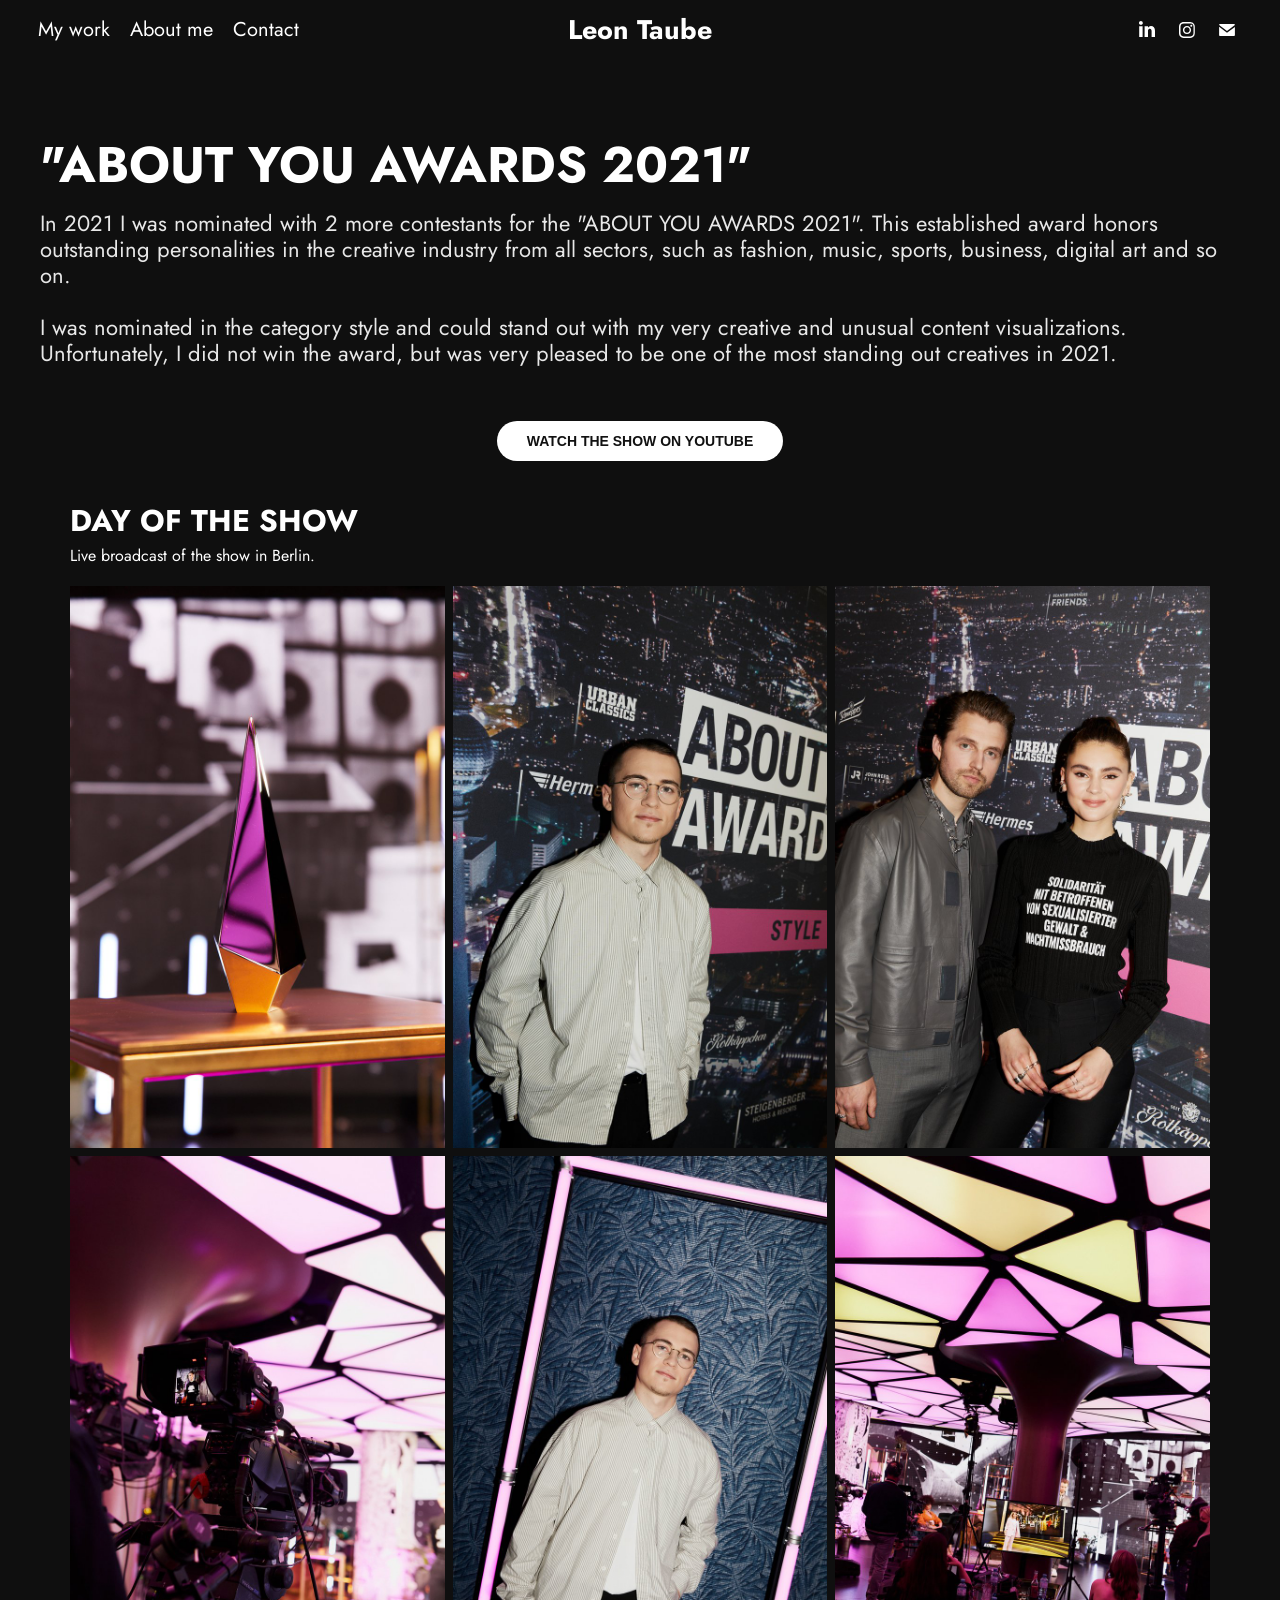
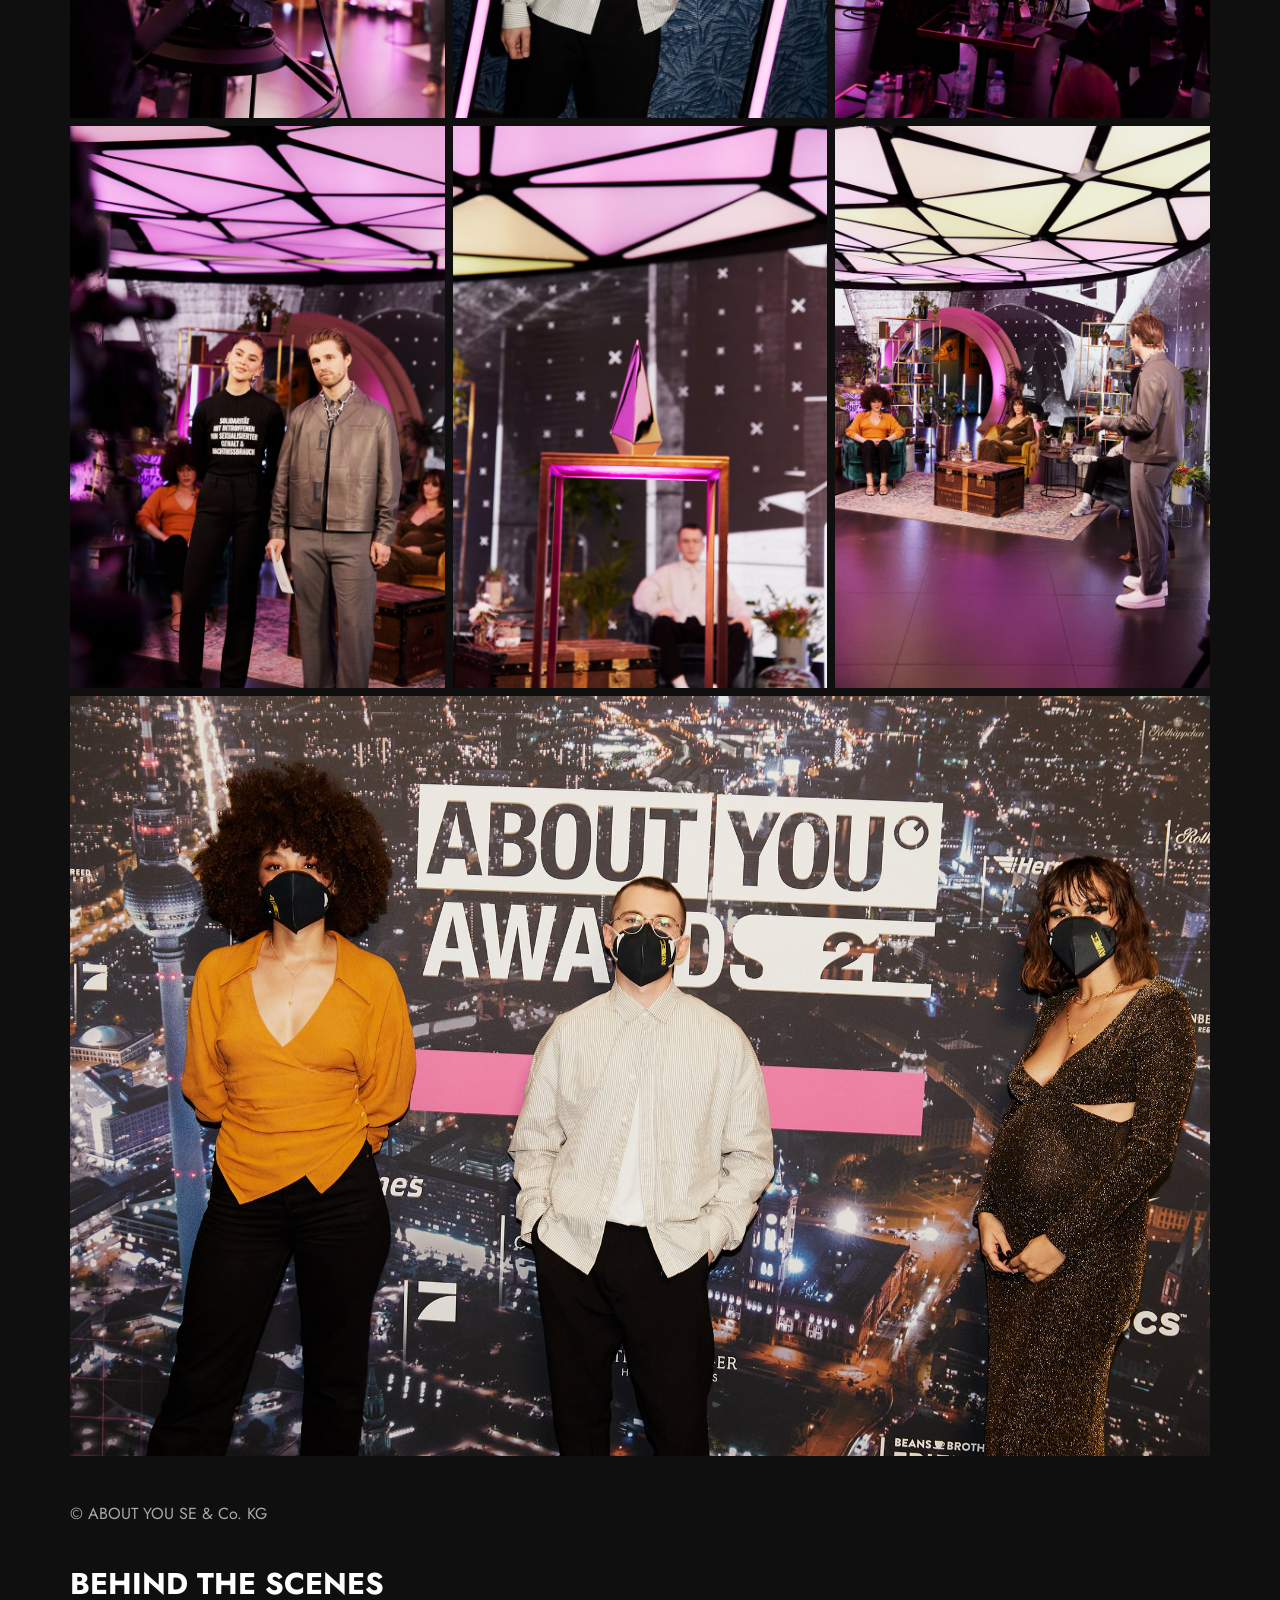
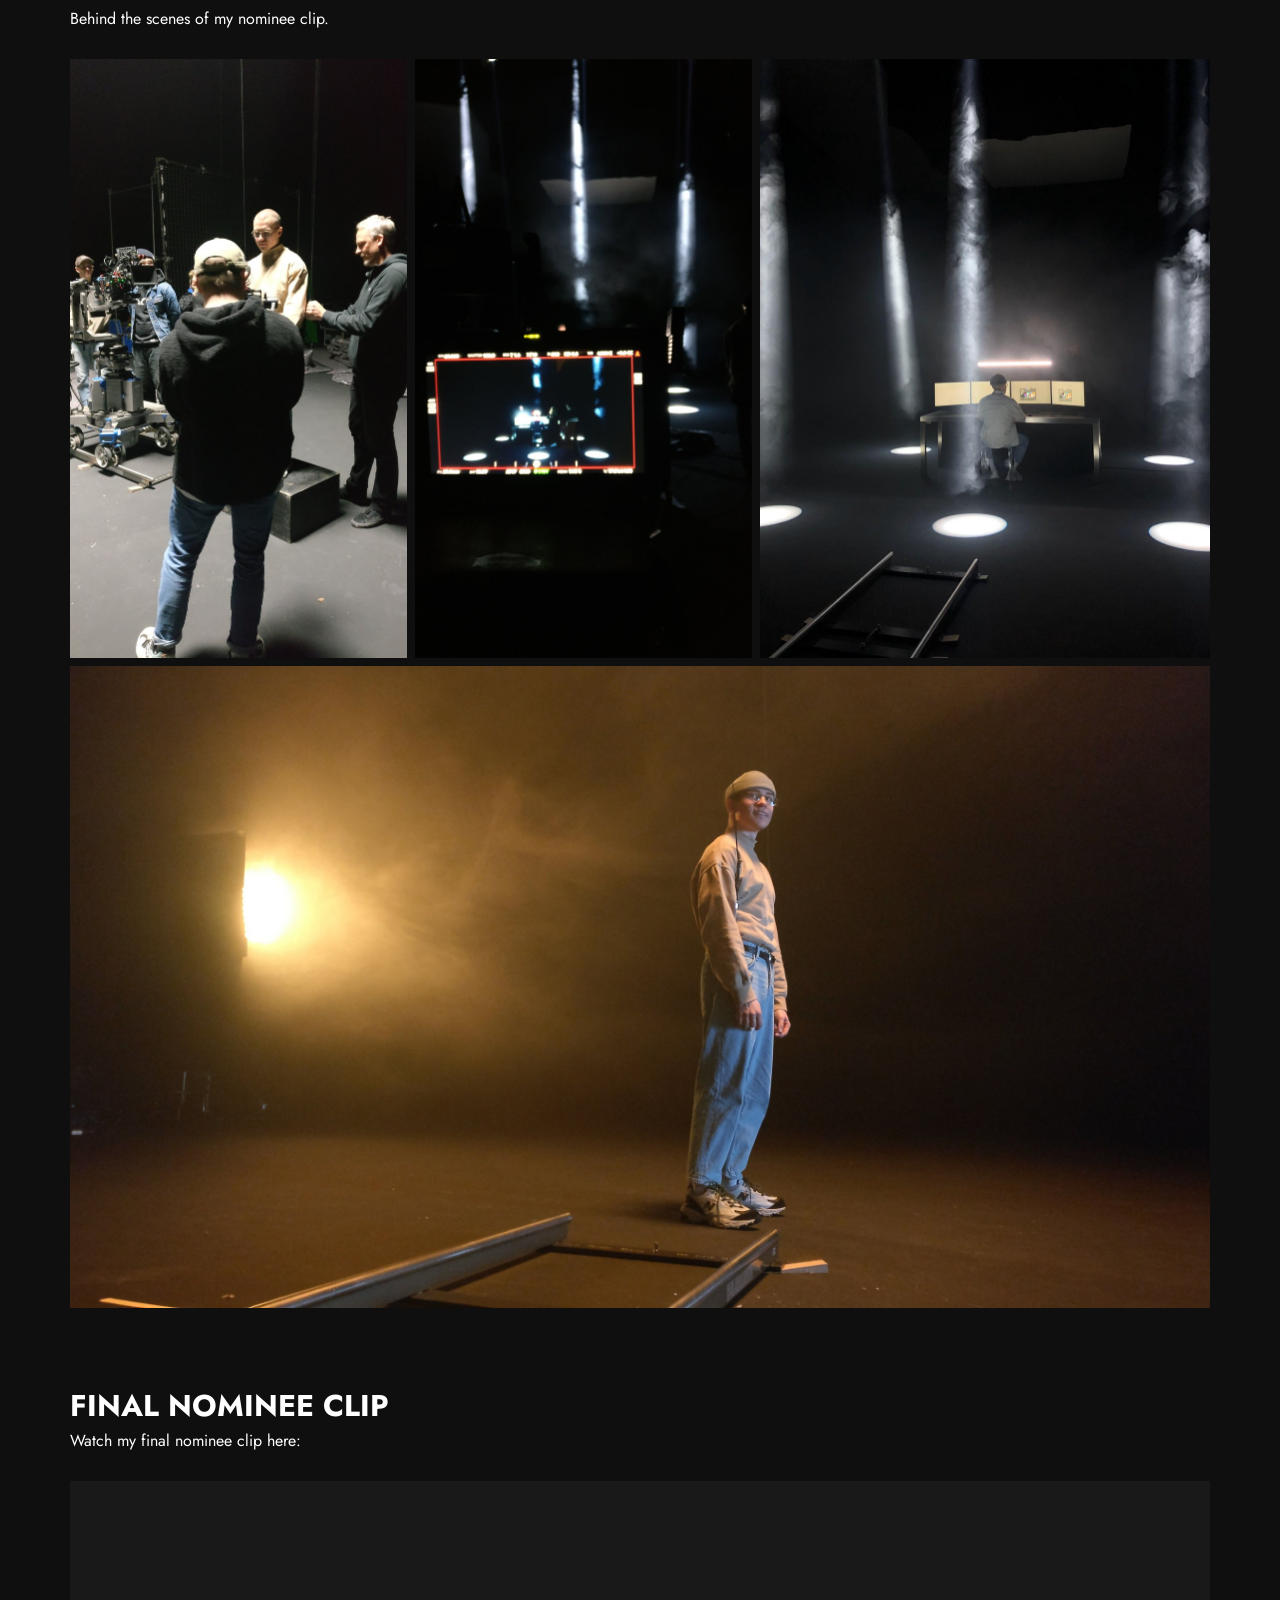
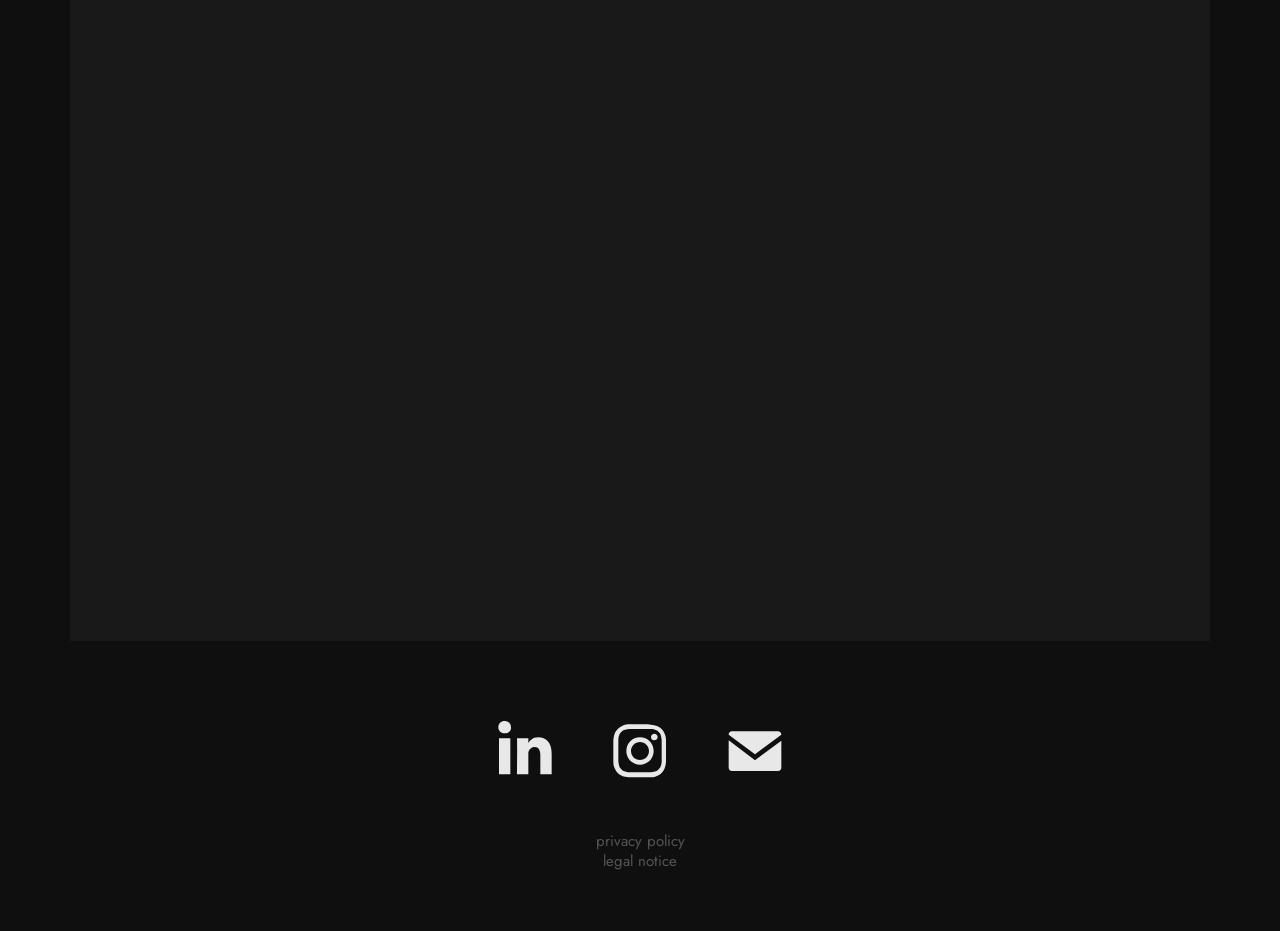
<file: about-you-award-2021/index.html>
<!doctype html>
<html lang="en">
<head>
<meta charset="utf-8">
<meta name="viewport" content="width=device-width, initial-scale=1">
<title>Leon Taube - &quot;ABOUT YOU AWARDS 2021&quot;</title>
<meta name="description" content="In 2021 I was nominated with 2 more contestants for the &quot;ABOUT YOU AWARDS 2021&quot;. This established award honors outstanding personalities in the creative industry from all sectors, such as fashion, music, sports, business, digital art and so on.

I was nominated in the category style and could stand out with my very creative and unusual content visualizations. Unfortunately, I did not win the award, but was very pleased to be one of the most standing out creatives in 2021.">
<link rel="canonical" href="https://leontaube.com/about-you-award-2021/">
<meta property="og:title" content="Leon Taube - &quot;ABOUT YOU AWARDS 2021&quot;">
<meta property="og:description" content="In 2021 I was nominated with 2 more contestants for the &quot;ABOUT YOU AWARDS 2021&quot;. This established award honors outstanding personalities in the creative industry from all sectors, such as fashion, music, sports, business, digital art and so on.

I was nominated in the category style and could stand out with my very creative and unusual content visualizations. Unfortunately, I did not win the award, but was very pleased to be one of the most standing out creatives in 2021.">
<meta property="og:url" content="https://leontaube.com/about-you-award-2021/">
<meta property="og:type" content="website">

<link rel="icon" type="image/png" href="/media/favicon-32.png">
<link rel="apple-touch-icon" href="/media/apple-touch-icon.png">
<link rel="preload" href="/static/fonts/jost.woff2" as="font" type="font/woff2" crossorigin>
<link rel="stylesheet" href="/static/style.css?v=379a0a34">
</head>
<body class="page-about-you-award-2021">
<header class="site-header" id="top">
  <nav class="main-nav" aria-label="Main"><a class="nav-link" href="/">My work</a><a class="nav-link" href="/about-me/">About me</a><a class="nav-link" href="/contact/">Contact</a></nav>
  <div class="logo"><a href="/">Leon Taube</a></div>
  <div class="header-social"><ul class="social"><li><a href="https://www.linkedin.com/in/leon-taube-a641a1212/" target="_blank" rel="noopener" aria-label="LinkedIn"><svg viewBox="0 0 30 24" aria-hidden="true" focusable="false"><path d="M19.6,19v-5.8c0-1.4-0.5-2.4-1.7-2.4c-1,0-1.5,0.7-1.8,1.3C16,12.3,16,12.6,16,13v6h-3.4c0,0,0.1-9.8,0-10.8H16v1.5c0,0,0,0,0,0h0v0C16.4,9,17.2,7.9,19,7.9c2.3,0,4,1.5,4,4.9V19H19.6z M8.9,6.7L8.9,6.7C7.7,6.7,7,5.9,7,4.9C7,3.8,7.8,3,8.9,3s1.9,0.8,1.9,1.9C10.9,5.9,10.1,6.7,8.9,6.7z M10.6,19H7.2V8.2h3.4V19z"/></svg></a></li><li><a href="https://www.instagram.com/leontbe/" target="_blank" rel="noopener" aria-label="Instagram"><svg viewBox="0 0 30 24" aria-hidden="true" focusable="false"><path d="M15,5.4c2.1,0,2.4,0,3.2,0c0.8,0,1.2,0.2,1.5,0.3c0.4,0.1,0.6,0.3,0.9,0.6c0.3,0.3,0.5,0.5,0.6,0.9c0.1,0.3,0.2,0.7,0.3,1.5c0,0.8,0,1.1,0,3.2s0,2.4,0,3.2c0,0.8-0.2,1.2-0.3,1.5c-0.1,0.4-0.3,0.6-0.6,0.9c-0.3,0.3-0.5,0.5-0.9,0.6c-0.3,0.1-0.7,0.2-1.5,0.3c-0.8,0-1.1,0-3.2,0s-2.4,0-3.2,0c-0.8,0-1.2-0.2-1.5-0.3c-0.4-0.1-0.6-0.3-0.9-0.6c-0.3-0.3-0.5-0.5-0.6-0.9c-0.1-0.3-0.2-0.7-0.3-1.5c0-0.8,0-1.1,0-3.2s0-2.4,0-3.2c0-0.8,0.2-1.2,0.3-1.5c0.1-0.4,0.3-0.6,0.6-0.9c0.3-0.3,0.5-0.5,0.9-0.6c0.3-0.1,0.7-0.2,1.5-0.3C12.6,5.4,12.9,5.4,15,5.4 M15,4c-2.2,0-2.4,0-3.3,0c-0.9,0-1.4,0.2-1.9,0.4c-0.5,0.2-1,0.5-1.4,0.9C7.9,5.8,7.6,6.2,7.4,6.8C7.2,7.3,7.1,7.9,7,8.7C7,9.6,7,9.8,7,12s0,2.4,0,3.3c0,0.9,0.2,1.4,0.4,1.9c0.2,0.5,0.5,1,0.9,1.4c0.4,0.4,0.9,0.7,1.4,0.9c0.5,0.2,1.1,0.3,1.9,0.4c0.9,0,1.1,0,3.3,0s2.4,0,3.3,0c0.9,0,1.4-0.2,1.9-0.4c0.5-0.2,1-0.5,1.4-0.9c0.4-0.4,0.7-0.9,0.9-1.4c0.2-0.5,0.3-1.1,0.4-1.9c0-0.9,0-1.1,0-3.3s0-2.4,0-3.3c0-0.9-0.2-1.4-0.4-1.9c-0.2-0.5-0.5-1-0.9-1.4c-0.4-0.4-0.9-0.7-1.4-0.9c-0.5-0.2-1.1-0.3-1.9-0.4C17.4,4,17.2,4,15,4L15,4z M15,7.9c-2.3,0-4.1,1.8-4.1,4.1s1.8,4.1,4.1,4.1s4.1-1.8,4.1-4.1S17.3,7.9,15,7.9z M15,14.7c-1.5,0-2.7-1.2-2.7-2.7c0-1.5,1.2-2.7,2.7-2.7s2.7,1.2,2.7,2.7C17.7,13.5,16.5,14.7,15,14.7z M19.3,6.8c-0.5,0-1,0.4-1,1s0.4,1,1,1c0.5,0,1-0.4,1-1S19.8,6.8,19.3,6.8z"/></svg></a></li><li><a href="mailto:leon.taube@web.de" aria-label="E-Mail"><svg viewBox="0 0 30 24" aria-hidden="true" focusable="false"><path d="M15,13L7.1,7.1c0-0.5,0.4-1,1-1h13.8c0.5,0,1,0.4,1,1L15,13z M15,14.8l7.9-5.9v8.1c0,0.5-0.4,1-1,1H8.1c-0.5,0-1-0.4-1-1V8.8L15,14.8z"/></svg></a></li></ul></div>
  <button class="hamburger" type="button" aria-label="Open menu" aria-expanded="false" aria-controls="mobile-nav"><i></i><i></i><i></i></button>
</header>
<div class="mobile-nav" id="mobile-nav" hidden>
  <button class="close-nav" type="button" aria-label="Close menu"></button>
  <nav aria-label="Mobile"><a class="nav-link" href="/">My work</a><a class="nav-link" href="/about-me/">About me</a><a class="nav-link" href="/contact/">Contact</a></nav>
  <div class="mobile-social"><ul class="social"><li><a href="https://www.linkedin.com/in/leon-taube-a641a1212/" target="_blank" rel="noopener" aria-label="LinkedIn"><svg viewBox="0 0 30 24" aria-hidden="true" focusable="false"><path d="M19.6,19v-5.8c0-1.4-0.5-2.4-1.7-2.4c-1,0-1.5,0.7-1.8,1.3C16,12.3,16,12.6,16,13v6h-3.4c0,0,0.1-9.8,0-10.8H16v1.5c0,0,0,0,0,0h0v0C16.4,9,17.2,7.9,19,7.9c2.3,0,4,1.5,4,4.9V19H19.6z M8.9,6.7L8.9,6.7C7.7,6.7,7,5.9,7,4.9C7,3.8,7.8,3,8.9,3s1.9,0.8,1.9,1.9C10.9,5.9,10.1,6.7,8.9,6.7z M10.6,19H7.2V8.2h3.4V19z"/></svg></a></li><li><a href="https://www.instagram.com/leontbe/" target="_blank" rel="noopener" aria-label="Instagram"><svg viewBox="0 0 30 24" aria-hidden="true" focusable="false"><path d="M15,5.4c2.1,0,2.4,0,3.2,0c0.8,0,1.2,0.2,1.5,0.3c0.4,0.1,0.6,0.3,0.9,0.6c0.3,0.3,0.5,0.5,0.6,0.9c0.1,0.3,0.2,0.7,0.3,1.5c0,0.8,0,1.1,0,3.2s0,2.4,0,3.2c0,0.8-0.2,1.2-0.3,1.5c-0.1,0.4-0.3,0.6-0.6,0.9c-0.3,0.3-0.5,0.5-0.9,0.6c-0.3,0.1-0.7,0.2-1.5,0.3c-0.8,0-1.1,0-3.2,0s-2.4,0-3.2,0c-0.8,0-1.2-0.2-1.5-0.3c-0.4-0.1-0.6-0.3-0.9-0.6c-0.3-0.3-0.5-0.5-0.6-0.9c-0.1-0.3-0.2-0.7-0.3-1.5c0-0.8,0-1.1,0-3.2s0-2.4,0-3.2c0-0.8,0.2-1.2,0.3-1.5c0.1-0.4,0.3-0.6,0.6-0.9c0.3-0.3,0.5-0.5,0.9-0.6c0.3-0.1,0.7-0.2,1.5-0.3C12.6,5.4,12.9,5.4,15,5.4 M15,4c-2.2,0-2.4,0-3.3,0c-0.9,0-1.4,0.2-1.9,0.4c-0.5,0.2-1,0.5-1.4,0.9C7.9,5.8,7.6,6.2,7.4,6.8C7.2,7.3,7.1,7.9,7,8.7C7,9.6,7,9.8,7,12s0,2.4,0,3.3c0,0.9,0.2,1.4,0.4,1.9c0.2,0.5,0.5,1,0.9,1.4c0.4,0.4,0.9,0.7,1.4,0.9c0.5,0.2,1.1,0.3,1.9,0.4c0.9,0,1.1,0,3.3,0s2.4,0,3.3,0c0.9,0,1.4-0.2,1.9-0.4c0.5-0.2,1-0.5,1.4-0.9c0.4-0.4,0.7-0.9,0.9-1.4c0.2-0.5,0.3-1.1,0.4-1.9c0-0.9,0-1.1,0-3.3s0-2.4,0-3.3c0-0.9-0.2-1.4-0.4-1.9c-0.2-0.5-0.5-1-0.9-1.4c-0.4-0.4-0.9-0.7-1.4-0.9c-0.5-0.2-1.1-0.3-1.9-0.4C17.4,4,17.2,4,15,4L15,4z M15,7.9c-2.3,0-4.1,1.8-4.1,4.1s1.8,4.1,4.1,4.1s4.1-1.8,4.1-4.1S17.3,7.9,15,7.9z M15,14.7c-1.5,0-2.7-1.2-2.7-2.7c0-1.5,1.2-2.7,2.7-2.7s2.7,1.2,2.7,2.7C17.7,13.5,16.5,14.7,15,14.7z M19.3,6.8c-0.5,0-1,0.4-1,1s0.4,1,1,1c0.5,0,1-0.4,1-1S19.8,6.8,19.3,6.8z"/></svg></a></li><li><a href="mailto:leon.taube@web.de" aria-label="E-Mail"><svg viewBox="0 0 30 24" aria-hidden="true" focusable="false"><path d="M15,13L7.1,7.1c0-0.5,0.4-1,1-1h13.8c0.5,0,1,0.4,1,1L15,13z M15,14.8l7.9-5.9v8.1c0,0.5-0.4,1-1,1H8.1c-0.5,0-1-0.4-1-1V8.8L15,14.8z"/></svg></a></li></ul></div>
</div>
<main>
<div class="header-placeholder"></div>
<header class="page-header"><h1 class="title">&quot;ABOUT YOU AWARDS 2021&quot;</h1><p class="description">In 2021 I was nominated with 2 more contestants for the &quot;ABOUT YOU AWARDS 2021&quot;. This established award honors outstanding personalities in the creative industry from all sectors, such as fashion, music, sports, business, digital art and so on.

I was nominated in the category style and could stand out with my very creative and unusual content visualizations. Unfortunately, I did not win the award, but was very pleased to be one of the most standing out creatives in 2021.</p></header>
<div class="modules"><div class="module button" style="padding-top:25px;padding-bottom:50px"><div class="button-container"><a class="button-module" href="https://www.youtube.com/watch?v=g9YUiWYbV44&amp;t=168s" target="_blank" rel="noopener">WATCH THE SHOW ON YOUTUBE</a></div></div>
<div class="module text" style="width:95%;max-width:1200px;padding-top:0px;padding-bottom:10px"><div class="rich-text"><div style="text-align:left"><span style="color:#ffffff"><span style="font-weight:700"><span style="font-size:30px">DAY OF THE SHOW</span></span></span></div><div style="text-align:left"><span style="color:#ffffff">Live broadcast of the show in Berlin.</span><br></div></div></div>
<div class="module grid" style="width:95%"><div class="grid-main"><div class="grid-row"><a class="grid-item lb" href="/media/cc840c77-05c1-46c3-8436-8e1ec4859727.jpg" data-lb="g1" data-w="1600" data-h="2400" style="flex-grow:66.667"><span class="grid-img" style="aspect-ratio:1600/2400"><img src="/media/cc840c77-05c1-46c3-8436-8e1ec4859727_1200.jpg" srcset="/media/cc840c77-05c1-46c3-8436-8e1ec4859727_1200.jpg 1200w, /media/cc840c77-05c1-46c3-8436-8e1ec4859727.jpg 1600w" sizes="(max-width: 768px) 33vw, 31vw" width="1600" height="2400" alt="" loading="lazy" decoding="async"></span></a><a class="grid-item lb" href="/media/7fb97bb4-2b3d-472c-ac54-6bc0db3f9260.jpg" data-lb="g1" data-w="1600" data-h="2400" style="flex-grow:66.667"><span class="grid-img" style="aspect-ratio:1600/2400"><img src="/media/7fb97bb4-2b3d-472c-ac54-6bc0db3f9260_1200.jpg" srcset="/media/7fb97bb4-2b3d-472c-ac54-6bc0db3f9260_1200.jpg 1200w, /media/7fb97bb4-2b3d-472c-ac54-6bc0db3f9260.jpg 1600w" sizes="(max-width: 768px) 33vw, 31vw" width="1600" height="2400" alt="" loading="lazy" decoding="async"></span></a><a class="grid-item lb" href="/media/f7a8b76d-1cf8-430b-9cbc-1f8006e40685.jpg" data-lb="g1" data-w="1600" data-h="2400" style="flex-grow:66.667"><span class="grid-img" style="aspect-ratio:1600/2400"><img src="/media/f7a8b76d-1cf8-430b-9cbc-1f8006e40685_1200.jpg" srcset="/media/f7a8b76d-1cf8-430b-9cbc-1f8006e40685_1200.jpg 1200w, /media/f7a8b76d-1cf8-430b-9cbc-1f8006e40685.jpg 1600w" sizes="(max-width: 768px) 33vw, 31vw" width="1600" height="2400" alt="" loading="lazy" decoding="async"></span></a></div><div class="grid-row"><a class="grid-item lb" href="/media/d8cad22b-944e-4493-9b7d-643f7ea31d33.jpg" data-lb="g1" data-w="1600" data-h="2400" style="flex-grow:66.667"><span class="grid-img" style="aspect-ratio:1600/2400"><img src="/media/d8cad22b-944e-4493-9b7d-643f7ea31d33_1200.jpg" srcset="/media/d8cad22b-944e-4493-9b7d-643f7ea31d33_1200.jpg 1200w, /media/d8cad22b-944e-4493-9b7d-643f7ea31d33.jpg 1600w" sizes="(max-width: 768px) 33vw, 31vw" width="1600" height="2400" alt="" loading="lazy" decoding="async"></span></a><a class="grid-item lb" href="/media/f98a15c4-7a43-4fd0-b6f2-45c9ce27943e.jpg" data-lb="g1" data-w="1600" data-h="2400" style="flex-grow:66.667"><span class="grid-img" style="aspect-ratio:1600/2400"><img src="/media/f98a15c4-7a43-4fd0-b6f2-45c9ce27943e_1200.jpg" srcset="/media/f98a15c4-7a43-4fd0-b6f2-45c9ce27943e_1200.jpg 1200w, /media/f98a15c4-7a43-4fd0-b6f2-45c9ce27943e.jpg 1600w" sizes="(max-width: 768px) 33vw, 31vw" width="1600" height="2400" alt="" loading="lazy" decoding="async"></span></a><a class="grid-item lb" href="/media/1ec0e6a7-a65d-4c66-952f-5ee1a713f9b6.jpg" data-lb="g1" data-w="1600" data-h="2400" style="flex-grow:66.667"><span class="grid-img" style="aspect-ratio:1600/2400"><img src="/media/1ec0e6a7-a65d-4c66-952f-5ee1a713f9b6_1200.jpg" srcset="/media/1ec0e6a7-a65d-4c66-952f-5ee1a713f9b6_1200.jpg 1200w, /media/1ec0e6a7-a65d-4c66-952f-5ee1a713f9b6.jpg 1600w" sizes="(max-width: 768px) 33vw, 31vw" width="1600" height="2400" alt="" loading="lazy" decoding="async"></span></a></div><div class="grid-row"><a class="grid-item lb" href="/media/6ffb4599-3b5d-4fed-82d2-e35b1e2e2cfc.jpg" data-lb="g1" data-w="1600" data-h="2400" style="flex-grow:66.667"><span class="grid-img" style="aspect-ratio:1600/2400"><img src="/media/6ffb4599-3b5d-4fed-82d2-e35b1e2e2cfc_1200.jpg" srcset="/media/6ffb4599-3b5d-4fed-82d2-e35b1e2e2cfc_1200.jpg 1200w, /media/6ffb4599-3b5d-4fed-82d2-e35b1e2e2cfc.jpg 1600w" sizes="(max-width: 768px) 33vw, 31vw" width="1600" height="2400" alt="" loading="lazy" decoding="async"></span></a><a class="grid-item lb" href="/media/16600d4e-fde9-4f3a-a47a-cd45c7ff5b22.jpg" data-lb="g1" data-w="1600" data-h="2400" style="flex-grow:66.667"><span class="grid-img" style="aspect-ratio:1600/2400"><img src="/media/16600d4e-fde9-4f3a-a47a-cd45c7ff5b22_1200.jpg" srcset="/media/16600d4e-fde9-4f3a-a47a-cd45c7ff5b22_1200.jpg 1200w, /media/16600d4e-fde9-4f3a-a47a-cd45c7ff5b22.jpg 1600w" sizes="(max-width: 768px) 33vw, 31vw" width="1600" height="2400" alt="" loading="lazy" decoding="async"></span></a><a class="grid-item lb" href="/media/629e4a13-7d87-4d1c-94b2-e77d0c12b8a2.jpg" data-lb="g1" data-w="1600" data-h="2400" style="flex-grow:66.667"><span class="grid-img" style="aspect-ratio:1600/2400"><img src="/media/629e4a13-7d87-4d1c-94b2-e77d0c12b8a2_1200.jpg" srcset="/media/629e4a13-7d87-4d1c-94b2-e77d0c12b8a2_1200.jpg 1200w, /media/629e4a13-7d87-4d1c-94b2-e77d0c12b8a2.jpg 1600w" sizes="(max-width: 768px) 33vw, 31vw" width="1600" height="2400" alt="" loading="lazy" decoding="async"></span></a></div><div class="grid-row"><a class="grid-item lb" href="/media/3cf36f0f-f998-49e1-a2ef-169fecc63022.jpg" data-lb="g1" data-w="1920" data-h="1280" style="flex-grow:150.000"><span class="grid-img" style="aspect-ratio:1920/1280"><img src="/media/3cf36f0f-f998-49e1-a2ef-169fecc63022_1200.jpg" srcset="/media/3cf36f0f-f998-49e1-a2ef-169fecc63022_1200.jpg 1200w, /media/3cf36f0f-f998-49e1-a2ef-169fecc63022.jpg 1920w" sizes="(max-width: 768px) 100vw, 95vw" width="1920" height="1280" alt="" loading="lazy" decoding="async"></span></a></div></div></div>
<div class="module text" style="width:95%;max-width:1200px;padding-top:0px;padding-bottom:0px"><div class="rich-text"><div style="text-align:left">© ABOUT YOU SE &amp; Co. KG<br></div></div></div>
<div class="module text" style="width:95%;max-width:1200px;padding-top:40px;padding-bottom:20px"><div class="rich-text"><div style="text-align:left"><span style="font-weight:700"><span style="font-size:30px"><span style="color:#ffffff">BEHIND THE SCENES</span></span></span><br></div><div style="text-align:left"><span style="color:#ffffff">Behind the scenes of my nominee clip.</span><br></div></div></div>
<div class="module grid" style="width:95%"><div class="grid-main"><div class="grid-row"><a class="grid-item lb" href="/media/7c61ac95-6e0c-4860-9d85-1c4a951a8ef6.jpg" data-lb="g2" data-w="1350" data-h="2400" style="flex-grow:56.250"><span class="grid-img" style="aspect-ratio:1350/2400"><img src="/media/7c61ac95-6e0c-4860-9d85-1c4a951a8ef6_1200.jpg" srcset="/media/7c61ac95-6e0c-4860-9d85-1c4a951a8ef6_1200.jpg 1200w, /media/7c61ac95-6e0c-4860-9d85-1c4a951a8ef6.jpg 1350w" sizes="(max-width: 768px) 33vw, 31vw" width="1350" height="2400" alt="" loading="lazy" decoding="async"></span></a><a class="grid-item lb" href="/media/455a7f11-79bc-4286-9ab4-0925b5b60b9c.jpg" data-lb="g2" data-w="1350" data-h="2400" style="flex-grow:56.250"><span class="grid-img" style="aspect-ratio:1350/2400"><img src="/media/455a7f11-79bc-4286-9ab4-0925b5b60b9c_1200.jpg" srcset="/media/455a7f11-79bc-4286-9ab4-0925b5b60b9c_1200.jpg 1200w, /media/455a7f11-79bc-4286-9ab4-0925b5b60b9c.jpg 1350w" sizes="(max-width: 768px) 33vw, 31vw" width="1350" height="2400" alt="" loading="lazy" decoding="async"></span></a><a class="grid-item lb" href="/media/e05d811e-1aaa-4f6e-b4de-17b7e1c50fad.jpg" data-lb="g2" data-w="1200" data-h="1600" style="flex-grow:75.000"><span class="grid-img" style="aspect-ratio:1200/1600"><img src="/media/e05d811e-1aaa-4f6e-b4de-17b7e1c50fad_1200.jpg" srcset="/media/e05d811e-1aaa-4f6e-b4de-17b7e1c50fad_1200.jpg 1200w, /media/e05d811e-1aaa-4f6e-b4de-17b7e1c50fad.jpg 1200w" sizes="(max-width: 768px) 33vw, 31vw" width="1200" height="1600" alt="" loading="lazy" decoding="async"></span></a></div><div class="grid-row"><a class="grid-item lb" href="/media/dcf5ebc9-969c-4d90-8e61-7305303987fe.jpg" data-lb="g2" data-w="2400" data-h="1350" style="flex-grow:177.778"><span class="grid-img" style="aspect-ratio:2400/1350"><img src="/media/dcf5ebc9-969c-4d90-8e61-7305303987fe_1200.jpg" srcset="/media/dcf5ebc9-969c-4d90-8e61-7305303987fe_1200.jpg 1200w, /media/dcf5ebc9-969c-4d90-8e61-7305303987fe.jpg 2400w" sizes="(max-width: 768px) 100vw, 95vw" width="2400" height="1350" alt="" loading="lazy" decoding="async"></span></a></div></div></div>
<div class="module text" style="width:95%;max-width:1200px;padding-top:40px;padding-bottom:20px"><div class="rich-text"><div style="text-align:left"><span style="font-weight:700"><span style="font-size:30px"><span style="color:#ffffff">FINAL NOMINEE CLIP</span></span></span><br></div><div style="text-align:left"><span style="color:#ffffff">Watch my final nominee clip here:</span><br></div></div></div>
<div class="module video" style="width:95%;max-width:1200px;padding-top:0px;padding-bottom:0px"><div class="embed" style="padding-bottom:66.67%"><iframe src="https://www.youtube-nocookie.com/embed/1Mzr1WEuhFI" title="YouTube video" loading="lazy" allow="accelerometer; autoplay; clipboard-write; encrypted-media; gyroscope; picture-in-picture" allowfullscreen></iframe></div></div></div>
</main>
<footer class="site-footer"><ul class="social footer-social"><li><a href="https://www.linkedin.com/in/leon-taube-a641a1212/" target="_blank" rel="noopener" aria-label="LinkedIn"><svg viewBox="0 0 30 24" aria-hidden="true" focusable="false"><path d="M19.6,19v-5.8c0-1.4-0.5-2.4-1.7-2.4c-1,0-1.5,0.7-1.8,1.3C16,12.3,16,12.6,16,13v6h-3.4c0,0,0.1-9.8,0-10.8H16v1.5c0,0,0,0,0,0h0v0C16.4,9,17.2,7.9,19,7.9c2.3,0,4,1.5,4,4.9V19H19.6z M8.9,6.7L8.9,6.7C7.7,6.7,7,5.9,7,4.9C7,3.8,7.8,3,8.9,3s1.9,0.8,1.9,1.9C10.9,5.9,10.1,6.7,8.9,6.7z M10.6,19H7.2V8.2h3.4V19z"/></svg></a></li><li><a href="https://www.instagram.com/leontbe/" target="_blank" rel="noopener" aria-label="Instagram"><svg viewBox="0 0 30 24" aria-hidden="true" focusable="false"><path d="M15,5.4c2.1,0,2.4,0,3.2,0c0.8,0,1.2,0.2,1.5,0.3c0.4,0.1,0.6,0.3,0.9,0.6c0.3,0.3,0.5,0.5,0.6,0.9c0.1,0.3,0.2,0.7,0.3,1.5c0,0.8,0,1.1,0,3.2s0,2.4,0,3.2c0,0.8-0.2,1.2-0.3,1.5c-0.1,0.4-0.3,0.6-0.6,0.9c-0.3,0.3-0.5,0.5-0.9,0.6c-0.3,0.1-0.7,0.2-1.5,0.3c-0.8,0-1.1,0-3.2,0s-2.4,0-3.2,0c-0.8,0-1.2-0.2-1.5-0.3c-0.4-0.1-0.6-0.3-0.9-0.6c-0.3-0.3-0.5-0.5-0.6-0.9c-0.1-0.3-0.2-0.7-0.3-1.5c0-0.8,0-1.1,0-3.2s0-2.4,0-3.2c0-0.8,0.2-1.2,0.3-1.5c0.1-0.4,0.3-0.6,0.6-0.9c0.3-0.3,0.5-0.5,0.9-0.6c0.3-0.1,0.7-0.2,1.5-0.3C12.6,5.4,12.9,5.4,15,5.4 M15,4c-2.2,0-2.4,0-3.3,0c-0.9,0-1.4,0.2-1.9,0.4c-0.5,0.2-1,0.5-1.4,0.9C7.9,5.8,7.6,6.2,7.4,6.8C7.2,7.3,7.1,7.9,7,8.7C7,9.6,7,9.8,7,12s0,2.4,0,3.3c0,0.9,0.2,1.4,0.4,1.9c0.2,0.5,0.5,1,0.9,1.4c0.4,0.4,0.9,0.7,1.4,0.9c0.5,0.2,1.1,0.3,1.9,0.4c0.9,0,1.1,0,3.3,0s2.4,0,3.3,0c0.9,0,1.4-0.2,1.9-0.4c0.5-0.2,1-0.5,1.4-0.9c0.4-0.4,0.7-0.9,0.9-1.4c0.2-0.5,0.3-1.1,0.4-1.9c0-0.9,0-1.1,0-3.3s0-2.4,0-3.3c0-0.9-0.2-1.4-0.4-1.9c-0.2-0.5-0.5-1-0.9-1.4c-0.4-0.4-0.9-0.7-1.4-0.9c-0.5-0.2-1.1-0.3-1.9-0.4C17.4,4,17.2,4,15,4L15,4z M15,7.9c-2.3,0-4.1,1.8-4.1,4.1s1.8,4.1,4.1,4.1s4.1-1.8,4.1-4.1S17.3,7.9,15,7.9z M15,14.7c-1.5,0-2.7-1.2-2.7-2.7c0-1.5,1.2-2.7,2.7-2.7s2.7,1.2,2.7,2.7C17.7,13.5,16.5,14.7,15,14.7z M19.3,6.8c-0.5,0-1,0.4-1,1s0.4,1,1,1c0.5,0,1-0.4,1-1S19.8,6.8,19.3,6.8z"/></svg></a></li><li><a href="mailto:leon.taube@web.de" aria-label="E-Mail"><svg viewBox="0 0 30 24" aria-hidden="true" focusable="false"><path d="M15,13L7.1,7.1c0-0.5,0.4-1,1-1h13.8c0.5,0,1,0.4,1,1L15,13z M15,14.8l7.9-5.9v8.1c0,0.5-0.4,1-1,1H8.1c-0.5,0-1-0.4-1-1V8.8L15,14.8z"/></svg></a></li></ul><div class="footer-links"><div><a href="/privacy-policy/">privacy policy</a></div><div><a href="/legal-notice/">legal notice</a></div></div></footer>
<div class="lightbox" hidden role="dialog" aria-modal="true" aria-label="Image viewer">
  <button class="lb-close" type="button" aria-label="Close"></button>
  <button class="lb-prev" type="button" aria-label="Previous image"></button>
  <figure class="lb-figure"><img class="lb-img" alt=""><figcaption class="lb-caption"></figcaption></figure>
  <button class="lb-next" type="button" aria-label="Next image"></button>
</div>
<script src="/static/main.js?v=379a0a34" defer></script>
</body>
</html>
</file>
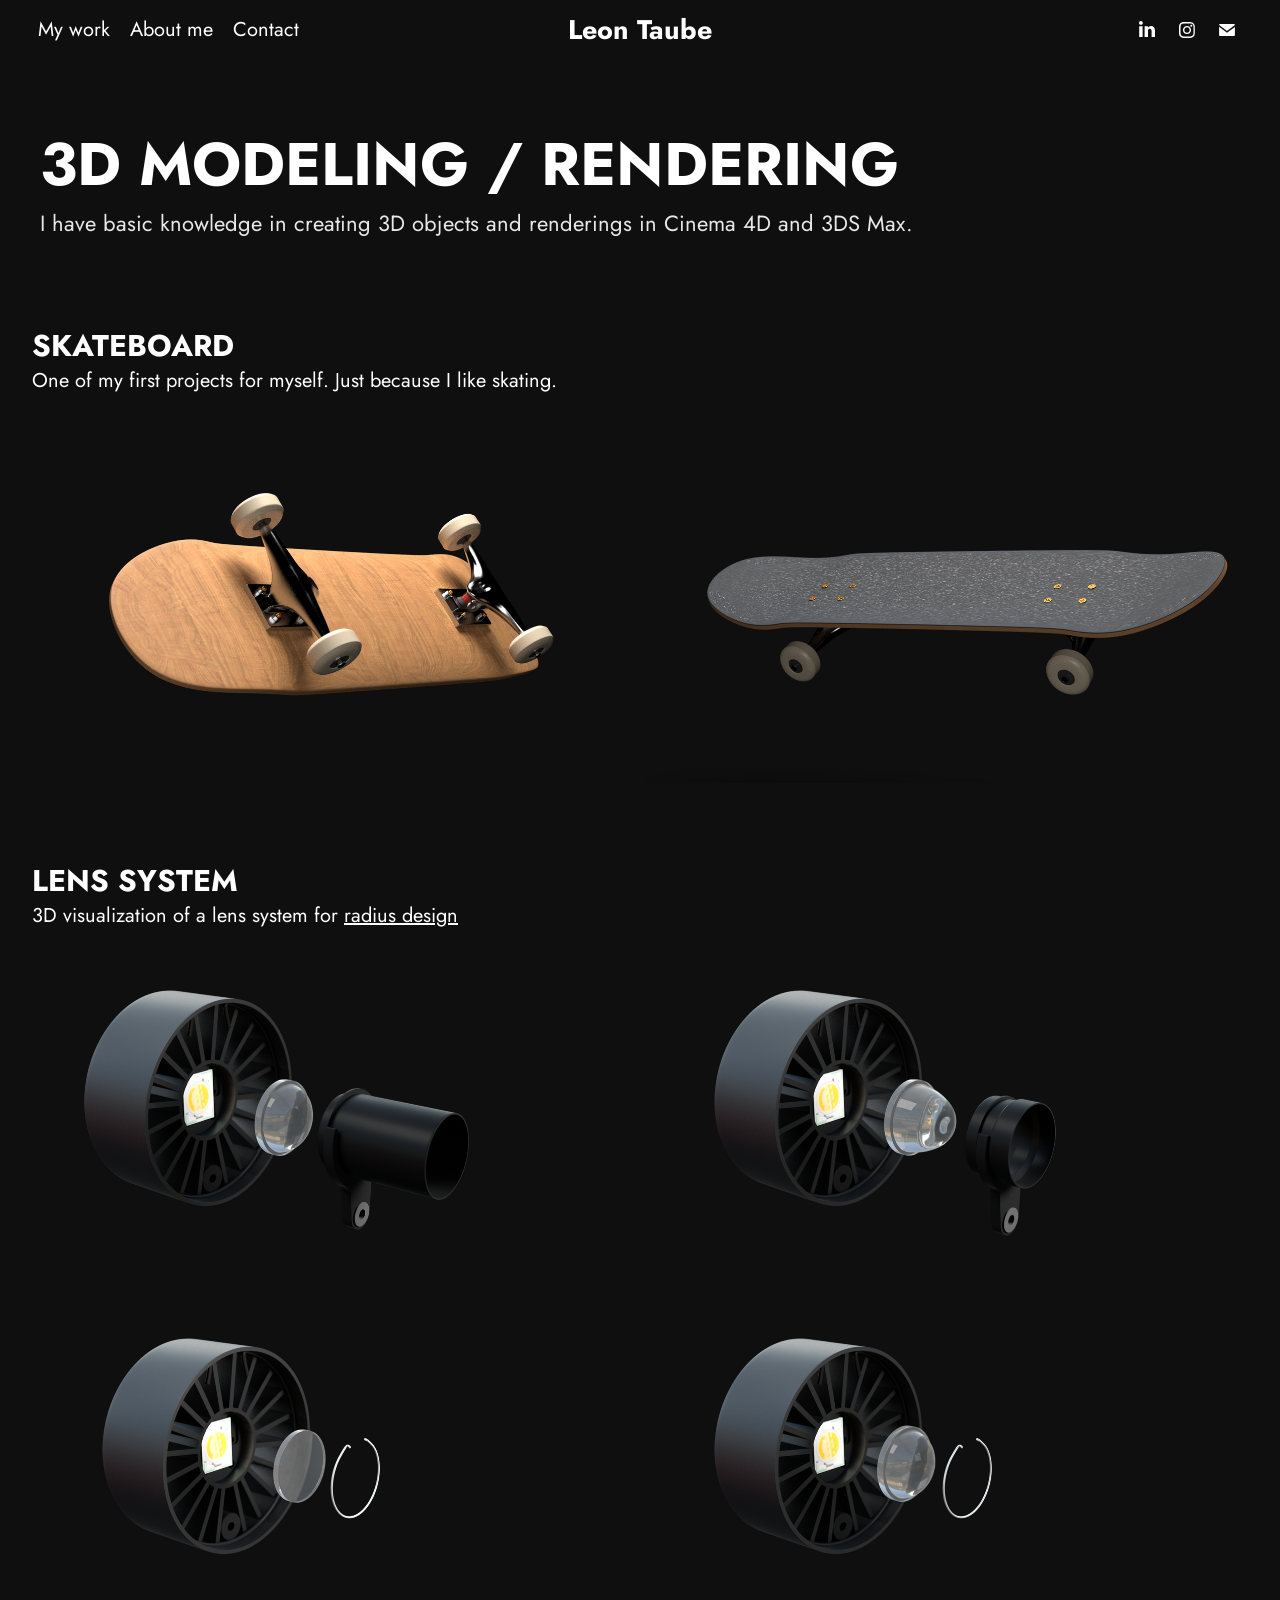
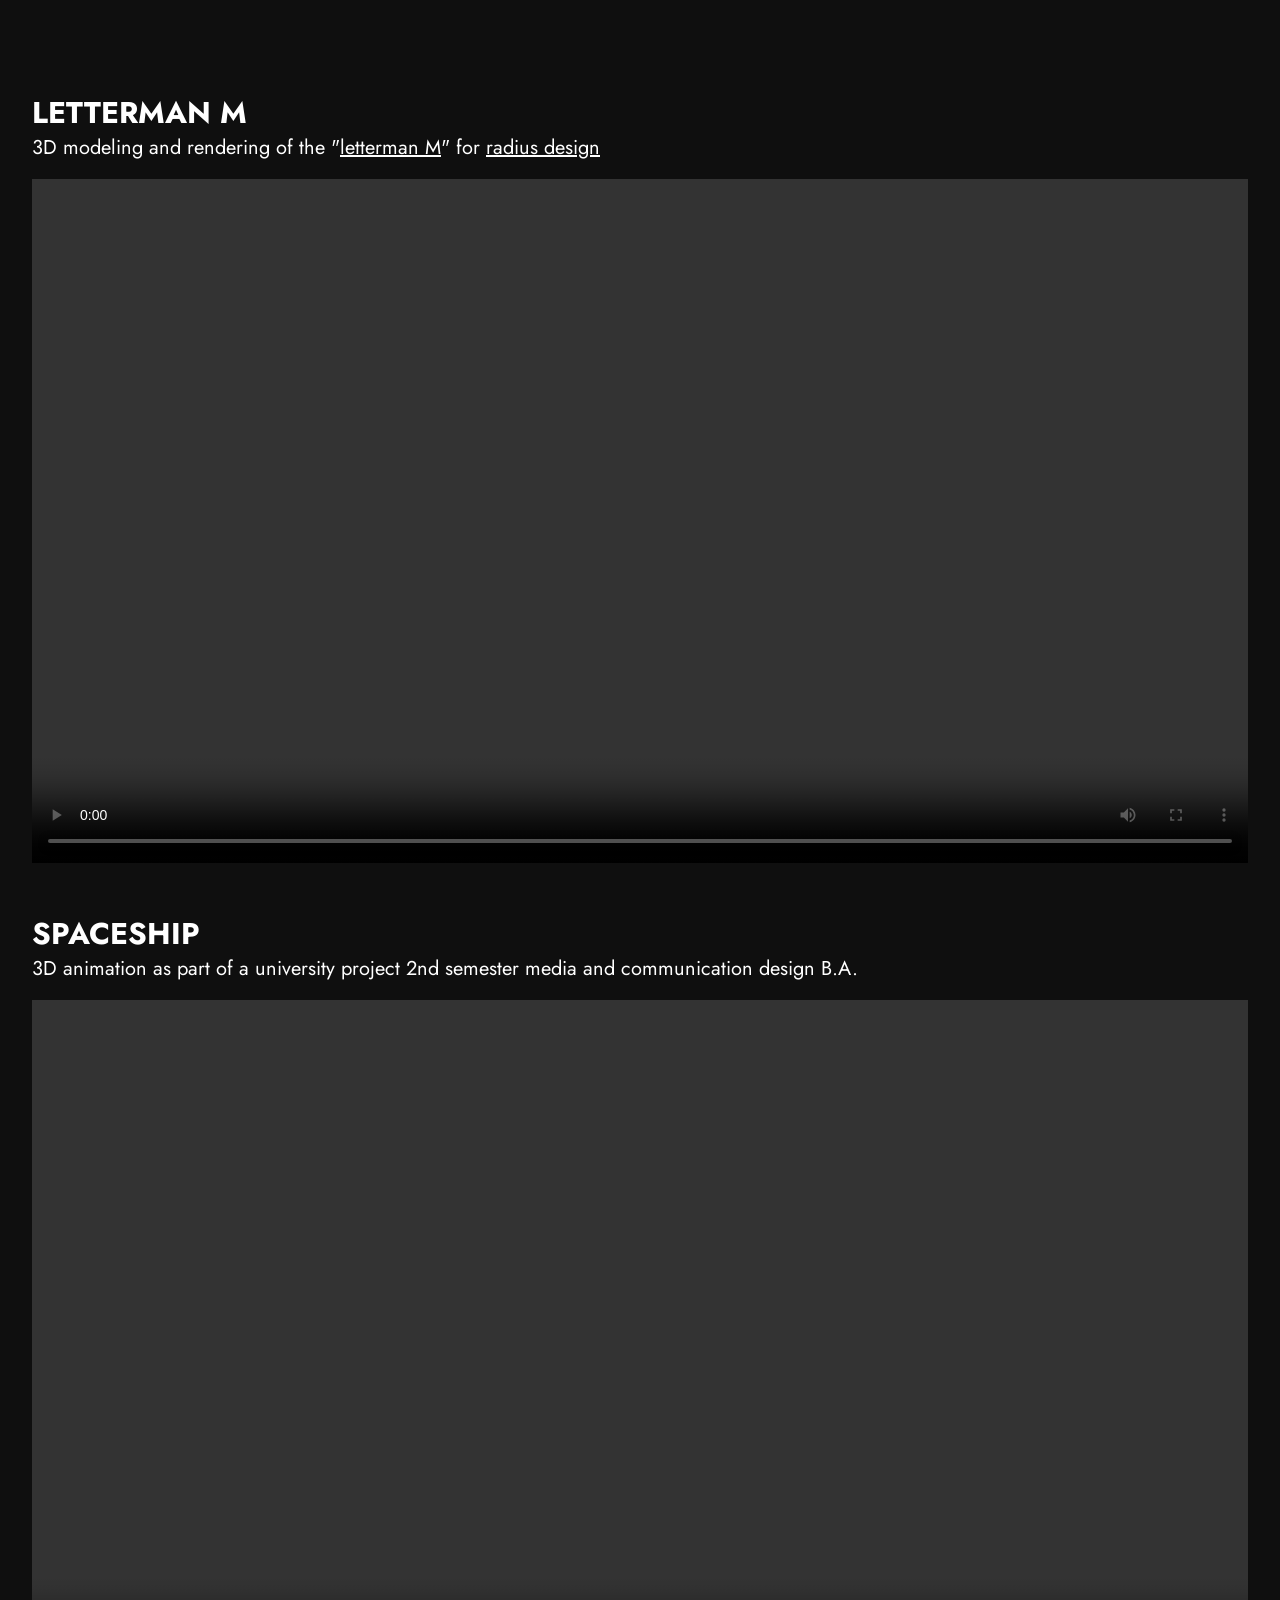
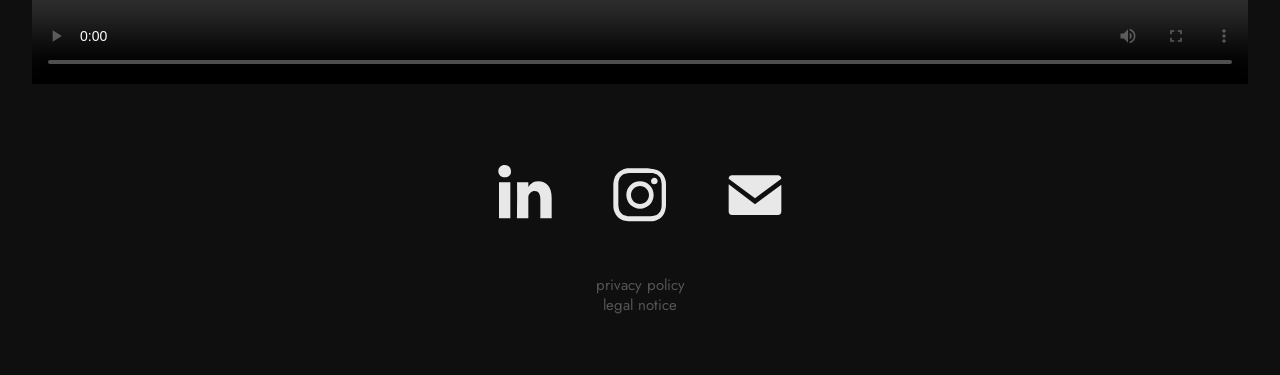
<file: animation/index.html>
<!doctype html>
<html lang="en">
<head>
<meta charset="utf-8">
<meta name="viewport" content="width=device-width, initial-scale=1">
<title>Leon Taube - 3D MODELING / RENDERING</title>
<meta name="description" content="I have basic knowledge in creating 3D objects and renderings in Cinema 4D and 3DS Max.">
<link rel="canonical" href="https://leontaube.com/animation/">
<meta property="og:title" content="Leon Taube - 3D MODELING / RENDERING">
<meta property="og:description" content="I have basic knowledge in creating 3D objects and renderings in Cinema 4D and 3DS Max.">
<meta property="og:url" content="https://leontaube.com/animation/">
<meta property="og:type" content="website">

<link rel="icon" type="image/png" href="/media/favicon-32.png">
<link rel="apple-touch-icon" href="/media/apple-touch-icon.png">
<link rel="preload" href="/static/fonts/jost.woff2" as="font" type="font/woff2" crossorigin>
<link rel="stylesheet" href="/static/style.css?v=379a0a34">
</head>
<body class="page-animation">
<header class="site-header" id="top">
  <nav class="main-nav" aria-label="Main"><a class="nav-link" href="/">My work</a><a class="nav-link" href="/about-me/">About me</a><a class="nav-link" href="/contact/">Contact</a></nav>
  <div class="logo"><a href="/">Leon Taube</a></div>
  <div class="header-social"><ul class="social"><li><a href="https://www.linkedin.com/in/leon-taube-a641a1212/" target="_blank" rel="noopener" aria-label="LinkedIn"><svg viewBox="0 0 30 24" aria-hidden="true" focusable="false"><path d="M19.6,19v-5.8c0-1.4-0.5-2.4-1.7-2.4c-1,0-1.5,0.7-1.8,1.3C16,12.3,16,12.6,16,13v6h-3.4c0,0,0.1-9.8,0-10.8H16v1.5c0,0,0,0,0,0h0v0C16.4,9,17.2,7.9,19,7.9c2.3,0,4,1.5,4,4.9V19H19.6z M8.9,6.7L8.9,6.7C7.7,6.7,7,5.9,7,4.9C7,3.8,7.8,3,8.9,3s1.9,0.8,1.9,1.9C10.9,5.9,10.1,6.7,8.9,6.7z M10.6,19H7.2V8.2h3.4V19z"/></svg></a></li><li><a href="https://www.instagram.com/leontbe/" target="_blank" rel="noopener" aria-label="Instagram"><svg viewBox="0 0 30 24" aria-hidden="true" focusable="false"><path d="M15,5.4c2.1,0,2.4,0,3.2,0c0.8,0,1.2,0.2,1.5,0.3c0.4,0.1,0.6,0.3,0.9,0.6c0.3,0.3,0.5,0.5,0.6,0.9c0.1,0.3,0.2,0.7,0.3,1.5c0,0.8,0,1.1,0,3.2s0,2.4,0,3.2c0,0.8-0.2,1.2-0.3,1.5c-0.1,0.4-0.3,0.6-0.6,0.9c-0.3,0.3-0.5,0.5-0.9,0.6c-0.3,0.1-0.7,0.2-1.5,0.3c-0.8,0-1.1,0-3.2,0s-2.4,0-3.2,0c-0.8,0-1.2-0.2-1.5-0.3c-0.4-0.1-0.6-0.3-0.9-0.6c-0.3-0.3-0.5-0.5-0.6-0.9c-0.1-0.3-0.2-0.7-0.3-1.5c0-0.8,0-1.1,0-3.2s0-2.4,0-3.2c0-0.8,0.2-1.2,0.3-1.5c0.1-0.4,0.3-0.6,0.6-0.9c0.3-0.3,0.5-0.5,0.9-0.6c0.3-0.1,0.7-0.2,1.5-0.3C12.6,5.4,12.9,5.4,15,5.4 M15,4c-2.2,0-2.4,0-3.3,0c-0.9,0-1.4,0.2-1.9,0.4c-0.5,0.2-1,0.5-1.4,0.9C7.9,5.8,7.6,6.2,7.4,6.8C7.2,7.3,7.1,7.9,7,8.7C7,9.6,7,9.8,7,12s0,2.4,0,3.3c0,0.9,0.2,1.4,0.4,1.9c0.2,0.5,0.5,1,0.9,1.4c0.4,0.4,0.9,0.7,1.4,0.9c0.5,0.2,1.1,0.3,1.9,0.4c0.9,0,1.1,0,3.3,0s2.4,0,3.3,0c0.9,0,1.4-0.2,1.9-0.4c0.5-0.2,1-0.5,1.4-0.9c0.4-0.4,0.7-0.9,0.9-1.4c0.2-0.5,0.3-1.1,0.4-1.9c0-0.9,0-1.1,0-3.3s0-2.4,0-3.3c0-0.9-0.2-1.4-0.4-1.9c-0.2-0.5-0.5-1-0.9-1.4c-0.4-0.4-0.9-0.7-1.4-0.9c-0.5-0.2-1.1-0.3-1.9-0.4C17.4,4,17.2,4,15,4L15,4z M15,7.9c-2.3,0-4.1,1.8-4.1,4.1s1.8,4.1,4.1,4.1s4.1-1.8,4.1-4.1S17.3,7.9,15,7.9z M15,14.7c-1.5,0-2.7-1.2-2.7-2.7c0-1.5,1.2-2.7,2.7-2.7s2.7,1.2,2.7,2.7C17.7,13.5,16.5,14.7,15,14.7z M19.3,6.8c-0.5,0-1,0.4-1,1s0.4,1,1,1c0.5,0,1-0.4,1-1S19.8,6.8,19.3,6.8z"/></svg></a></li><li><a href="mailto:leon.taube@web.de" aria-label="E-Mail"><svg viewBox="0 0 30 24" aria-hidden="true" focusable="false"><path d="M15,13L7.1,7.1c0-0.5,0.4-1,1-1h13.8c0.5,0,1,0.4,1,1L15,13z M15,14.8l7.9-5.9v8.1c0,0.5-0.4,1-1,1H8.1c-0.5,0-1-0.4-1-1V8.8L15,14.8z"/></svg></a></li></ul></div>
  <button class="hamburger" type="button" aria-label="Open menu" aria-expanded="false" aria-controls="mobile-nav"><i></i><i></i><i></i></button>
</header>
<div class="mobile-nav" id="mobile-nav" hidden>
  <button class="close-nav" type="button" aria-label="Close menu"></button>
  <nav aria-label="Mobile"><a class="nav-link" href="/">My work</a><a class="nav-link" href="/about-me/">About me</a><a class="nav-link" href="/contact/">Contact</a></nav>
  <div class="mobile-social"><ul class="social"><li><a href="https://www.linkedin.com/in/leon-taube-a641a1212/" target="_blank" rel="noopener" aria-label="LinkedIn"><svg viewBox="0 0 30 24" aria-hidden="true" focusable="false"><path d="M19.6,19v-5.8c0-1.4-0.5-2.4-1.7-2.4c-1,0-1.5,0.7-1.8,1.3C16,12.3,16,12.6,16,13v6h-3.4c0,0,0.1-9.8,0-10.8H16v1.5c0,0,0,0,0,0h0v0C16.4,9,17.2,7.9,19,7.9c2.3,0,4,1.5,4,4.9V19H19.6z M8.9,6.7L8.9,6.7C7.7,6.7,7,5.9,7,4.9C7,3.8,7.8,3,8.9,3s1.9,0.8,1.9,1.9C10.9,5.9,10.1,6.7,8.9,6.7z M10.6,19H7.2V8.2h3.4V19z"/></svg></a></li><li><a href="https://www.instagram.com/leontbe/" target="_blank" rel="noopener" aria-label="Instagram"><svg viewBox="0 0 30 24" aria-hidden="true" focusable="false"><path d="M15,5.4c2.1,0,2.4,0,3.2,0c0.8,0,1.2,0.2,1.5,0.3c0.4,0.1,0.6,0.3,0.9,0.6c0.3,0.3,0.5,0.5,0.6,0.9c0.1,0.3,0.2,0.7,0.3,1.5c0,0.8,0,1.1,0,3.2s0,2.4,0,3.2c0,0.8-0.2,1.2-0.3,1.5c-0.1,0.4-0.3,0.6-0.6,0.9c-0.3,0.3-0.5,0.5-0.9,0.6c-0.3,0.1-0.7,0.2-1.5,0.3c-0.8,0-1.1,0-3.2,0s-2.4,0-3.2,0c-0.8,0-1.2-0.2-1.5-0.3c-0.4-0.1-0.6-0.3-0.9-0.6c-0.3-0.3-0.5-0.5-0.6-0.9c-0.1-0.3-0.2-0.7-0.3-1.5c0-0.8,0-1.1,0-3.2s0-2.4,0-3.2c0-0.8,0.2-1.2,0.3-1.5c0.1-0.4,0.3-0.6,0.6-0.9c0.3-0.3,0.5-0.5,0.9-0.6c0.3-0.1,0.7-0.2,1.5-0.3C12.6,5.4,12.9,5.4,15,5.4 M15,4c-2.2,0-2.4,0-3.3,0c-0.9,0-1.4,0.2-1.9,0.4c-0.5,0.2-1,0.5-1.4,0.9C7.9,5.8,7.6,6.2,7.4,6.8C7.2,7.3,7.1,7.9,7,8.7C7,9.6,7,9.8,7,12s0,2.4,0,3.3c0,0.9,0.2,1.4,0.4,1.9c0.2,0.5,0.5,1,0.9,1.4c0.4,0.4,0.9,0.7,1.4,0.9c0.5,0.2,1.1,0.3,1.9,0.4c0.9,0,1.1,0,3.3,0s2.4,0,3.3,0c0.9,0,1.4-0.2,1.9-0.4c0.5-0.2,1-0.5,1.4-0.9c0.4-0.4,0.7-0.9,0.9-1.4c0.2-0.5,0.3-1.1,0.4-1.9c0-0.9,0-1.1,0-3.3s0-2.4,0-3.3c0-0.9-0.2-1.4-0.4-1.9c-0.2-0.5-0.5-1-0.9-1.4c-0.4-0.4-0.9-0.7-1.4-0.9c-0.5-0.2-1.1-0.3-1.9-0.4C17.4,4,17.2,4,15,4L15,4z M15,7.9c-2.3,0-4.1,1.8-4.1,4.1s1.8,4.1,4.1,4.1s4.1-1.8,4.1-4.1S17.3,7.9,15,7.9z M15,14.7c-1.5,0-2.7-1.2-2.7-2.7c0-1.5,1.2-2.7,2.7-2.7s2.7,1.2,2.7,2.7C17.7,13.5,16.5,14.7,15,14.7z M19.3,6.8c-0.5,0-1,0.4-1,1s0.4,1,1,1c0.5,0,1-0.4,1-1S19.8,6.8,19.3,6.8z"/></svg></a></li><li><a href="mailto:leon.taube@web.de" aria-label="E-Mail"><svg viewBox="0 0 30 24" aria-hidden="true" focusable="false"><path d="M15,13L7.1,7.1c0-0.5,0.4-1,1-1h13.8c0.5,0,1,0.4,1,1L15,13z M15,14.8l7.9-5.9v8.1c0,0.5-0.4,1-1,1H8.1c-0.5,0-1-0.4-1-1V8.8L15,14.8z"/></svg></a></li></ul></div>
</div>
<main>
<div class="header-placeholder"></div>
<header class="page-header"><h1 class="title">3D MODELING / RENDERING</h1><p class="description">I have basic knowledge in creating 3D objects and renderings in Cinema 4D and 3DS Max.</p></header>
<div class="modules"><div class="module text" style="width:95%;max-width:2000px;padding-top:0px;padding-bottom:10px"><div class="rich-text"><div style="text-align:left"><span style="color:#ffffff"><span style="font-weight:700"><span style="font-size:20px"><span style="font-size:30px">SKATEBOARD</span></span></span></span><br></div><div style="text-align:left"><span style="color:#ffffff"><span style="font-weight:400"><span style="font-size:20px">One of my first projects for myself. Just because I like skating.</span></span></span><br></div></div></div>
<div class="module grid" style="width:95%"><div class="grid-main"><div class="grid-row"><a class="grid-item lb" href="/media/8115f44e-4e6c-4531-af13-a0bc3181a276.png" data-lb="g1" data-w="1875" data-h="1152" style="flex-grow:162.760"><span class="grid-img" style="aspect-ratio:1875/1152"><img src="/media/8115f44e-4e6c-4531-af13-a0bc3181a276_1200.png" srcset="/media/8115f44e-4e6c-4531-af13-a0bc3181a276_1200.png 1200w, /media/8115f44e-4e6c-4531-af13-a0bc3181a276.png 1875w" sizes="(max-width: 768px) 50vw, 48vw" width="1875" height="1152" alt="" loading="lazy" decoding="async"></span></a><a class="grid-item lb" href="/media/d57017b8-bec0-4ca0-8bb4-8ea90d78109b.png" data-lb="g1" data-w="1875" data-h="1152" style="flex-grow:162.760"><span class="grid-img" style="aspect-ratio:1875/1152"><img src="/media/d57017b8-bec0-4ca0-8bb4-8ea90d78109b_1200.png" srcset="/media/d57017b8-bec0-4ca0-8bb4-8ea90d78109b_1200.png 1200w, /media/d57017b8-bec0-4ca0-8bb4-8ea90d78109b.png 1875w" sizes="(max-width: 768px) 50vw, 48vw" width="1875" height="1152" alt="" loading="lazy" decoding="async"></span></a></div></div></div>
<div class="module text" style="width:95%;max-width:2000px;padding-top:40px;padding-bottom:10px"><div class="rich-text"><div style="text-align:left"><span style="color:#ffffff"><span style="font-weight:700"><span style="font-size:20px"><span style="font-size:30px">LENS SYSTEM</span></span></span></span><br></div><div style="text-align:left"><span style="color:#ffffff"><span style="font-weight:400"><span style="font-size:20px">3D visualization of a lens system for <a href="https://www.radius-design.de/">radius design</a></span></span></span><br></div></div></div>
<div class="module grid" style="width:95%"><div class="grid-main"><div class="grid-row"><a class="grid-item lb" href="/media/9b441b23-373e-414c-8199-96d6490e37d7.png" data-lb="g2" data-w="1920" data-h="1080" style="flex-grow:177.778"><span class="grid-img" style="aspect-ratio:1920/1080"><img src="/media/9b441b23-373e-414c-8199-96d6490e37d7_1200.png" srcset="/media/9b441b23-373e-414c-8199-96d6490e37d7_1200.png 1200w, /media/9b441b23-373e-414c-8199-96d6490e37d7.png 1920w" sizes="(max-width: 768px) 50vw, 48vw" width="1920" height="1080" alt="" loading="lazy" decoding="async"></span></a><a class="grid-item lb" href="/media/e050ad30-db67-4903-9b6e-0c832f254ff2.png" data-lb="g2" data-w="1920" data-h="1080" style="flex-grow:177.778"><span class="grid-img" style="aspect-ratio:1920/1080"><img src="/media/e050ad30-db67-4903-9b6e-0c832f254ff2_1200.png" srcset="/media/e050ad30-db67-4903-9b6e-0c832f254ff2_1200.png 1200w, /media/e050ad30-db67-4903-9b6e-0c832f254ff2.png 1920w" sizes="(max-width: 768px) 50vw, 48vw" width="1920" height="1080" alt="" loading="lazy" decoding="async"></span></a></div><div class="grid-row"><a class="grid-item lb" href="/media/3532fe33-d685-4948-a9a2-af455ac5b084.png" data-lb="g2" data-w="1920" data-h="1080" style="flex-grow:177.778"><span class="grid-img" style="aspect-ratio:1920/1080"><img src="/media/3532fe33-d685-4948-a9a2-af455ac5b084_1200.png" srcset="/media/3532fe33-d685-4948-a9a2-af455ac5b084_1200.png 1200w, /media/3532fe33-d685-4948-a9a2-af455ac5b084.png 1920w" sizes="(max-width: 768px) 50vw, 48vw" width="1920" height="1080" alt="" loading="lazy" decoding="async"></span></a><a class="grid-item lb" href="/media/e1c0e51d-069a-4252-b205-d22f3cf921bc.png" data-lb="g2" data-w="1920" data-h="1080" style="flex-grow:177.778"><span class="grid-img" style="aspect-ratio:1920/1080"><img src="/media/e1c0e51d-069a-4252-b205-d22f3cf921bc_1200.png" srcset="/media/e1c0e51d-069a-4252-b205-d22f3cf921bc_1200.png 1200w, /media/e1c0e51d-069a-4252-b205-d22f3cf921bc.png 1920w" sizes="(max-width: 768px) 50vw, 48vw" width="1920" height="1080" alt="" loading="lazy" decoding="async"></span></a></div></div></div>
<div class="module text" style="width:95%;max-width:2000px;padding-bottom:10px"><div class="rich-text"><div style="text-align:left"><span style="color:#ffffff"><span style="font-weight:700"><span style="font-size:20px"><span style="font-size:30px">LETTERMAN M</span></span></span></span><br></div><div style="text-align:left"><span style="color:#ffffff"><span style="font-weight:400"><span style="font-size:20px">3D modeling and rendering of the "<a href="https://www.designbowl.de/briefkasten-letterman-m/" target="_blank" rel="noopener">letterman M</a>" for <a href="https://www.radius-design.de/" target="_blank" rel="noopener">radius design</a></span></span></span><br></div></div></div>
<div class="module video" style="width:95%"><div class="embed" style="padding-bottom:56.25%"><video src="/media/UujuQGrVAGT.mp4" controls playsinline preload="metadata"></video></div></div>
<div class="module text" style="width:95%;max-width:2000px;padding-top:60px;padding-bottom:10px"><div class="rich-text"><div style="text-align:left"><span style="color:#ffffff"><span style="font-size:30px"><span style="font-weight:700">SPACESHIP</span></span></span><br></div><div style="text-align:left"><span style="color:#ffffff"><span style="font-weight:400"><span style="font-size:20px">3D animation as part of a university project 2nd semester media and communication design B.A.</span></span></span><br></div></div></div>
<div class="module video" style="width:95%"><div class="embed" style="padding-bottom:56.25%"><video src="/media/8qmMhP4siZ_.mp4" controls playsinline preload="metadata"></video></div></div></div>
</main>
<footer class="site-footer"><ul class="social footer-social"><li><a href="https://www.linkedin.com/in/leon-taube-a641a1212/" target="_blank" rel="noopener" aria-label="LinkedIn"><svg viewBox="0 0 30 24" aria-hidden="true" focusable="false"><path d="M19.6,19v-5.8c0-1.4-0.5-2.4-1.7-2.4c-1,0-1.5,0.7-1.8,1.3C16,12.3,16,12.6,16,13v6h-3.4c0,0,0.1-9.8,0-10.8H16v1.5c0,0,0,0,0,0h0v0C16.4,9,17.2,7.9,19,7.9c2.3,0,4,1.5,4,4.9V19H19.6z M8.9,6.7L8.9,6.7C7.7,6.7,7,5.9,7,4.9C7,3.8,7.8,3,8.9,3s1.9,0.8,1.9,1.9C10.9,5.9,10.1,6.7,8.9,6.7z M10.6,19H7.2V8.2h3.4V19z"/></svg></a></li><li><a href="https://www.instagram.com/leontbe/" target="_blank" rel="noopener" aria-label="Instagram"><svg viewBox="0 0 30 24" aria-hidden="true" focusable="false"><path d="M15,5.4c2.1,0,2.4,0,3.2,0c0.8,0,1.2,0.2,1.5,0.3c0.4,0.1,0.6,0.3,0.9,0.6c0.3,0.3,0.5,0.5,0.6,0.9c0.1,0.3,0.2,0.7,0.3,1.5c0,0.8,0,1.1,0,3.2s0,2.4,0,3.2c0,0.8-0.2,1.2-0.3,1.5c-0.1,0.4-0.3,0.6-0.6,0.9c-0.3,0.3-0.5,0.5-0.9,0.6c-0.3,0.1-0.7,0.2-1.5,0.3c-0.8,0-1.1,0-3.2,0s-2.4,0-3.2,0c-0.8,0-1.2-0.2-1.5-0.3c-0.4-0.1-0.6-0.3-0.9-0.6c-0.3-0.3-0.5-0.5-0.6-0.9c-0.1-0.3-0.2-0.7-0.3-1.5c0-0.8,0-1.1,0-3.2s0-2.4,0-3.2c0-0.8,0.2-1.2,0.3-1.5c0.1-0.4,0.3-0.6,0.6-0.9c0.3-0.3,0.5-0.5,0.9-0.6c0.3-0.1,0.7-0.2,1.5-0.3C12.6,5.4,12.9,5.4,15,5.4 M15,4c-2.2,0-2.4,0-3.3,0c-0.9,0-1.4,0.2-1.9,0.4c-0.5,0.2-1,0.5-1.4,0.9C7.9,5.8,7.6,6.2,7.4,6.8C7.2,7.3,7.1,7.9,7,8.7C7,9.6,7,9.8,7,12s0,2.4,0,3.3c0,0.9,0.2,1.4,0.4,1.9c0.2,0.5,0.5,1,0.9,1.4c0.4,0.4,0.9,0.7,1.4,0.9c0.5,0.2,1.1,0.3,1.9,0.4c0.9,0,1.1,0,3.3,0s2.4,0,3.3,0c0.9,0,1.4-0.2,1.9-0.4c0.5-0.2,1-0.5,1.4-0.9c0.4-0.4,0.7-0.9,0.9-1.4c0.2-0.5,0.3-1.1,0.4-1.9c0-0.9,0-1.1,0-3.3s0-2.4,0-3.3c0-0.9-0.2-1.4-0.4-1.9c-0.2-0.5-0.5-1-0.9-1.4c-0.4-0.4-0.9-0.7-1.4-0.9c-0.5-0.2-1.1-0.3-1.9-0.4C17.4,4,17.2,4,15,4L15,4z M15,7.9c-2.3,0-4.1,1.8-4.1,4.1s1.8,4.1,4.1,4.1s4.1-1.8,4.1-4.1S17.3,7.9,15,7.9z M15,14.7c-1.5,0-2.7-1.2-2.7-2.7c0-1.5,1.2-2.7,2.7-2.7s2.7,1.2,2.7,2.7C17.7,13.5,16.5,14.7,15,14.7z M19.3,6.8c-0.5,0-1,0.4-1,1s0.4,1,1,1c0.5,0,1-0.4,1-1S19.8,6.8,19.3,6.8z"/></svg></a></li><li><a href="mailto:leon.taube@web.de" aria-label="E-Mail"><svg viewBox="0 0 30 24" aria-hidden="true" focusable="false"><path d="M15,13L7.1,7.1c0-0.5,0.4-1,1-1h13.8c0.5,0,1,0.4,1,1L15,13z M15,14.8l7.9-5.9v8.1c0,0.5-0.4,1-1,1H8.1c-0.5,0-1-0.4-1-1V8.8L15,14.8z"/></svg></a></li></ul><div class="footer-links"><div><a href="/privacy-policy/">privacy policy</a></div><div><a href="/legal-notice/">legal notice</a></div></div></footer>
<div class="lightbox" hidden role="dialog" aria-modal="true" aria-label="Image viewer">
  <button class="lb-close" type="button" aria-label="Close"></button>
  <button class="lb-prev" type="button" aria-label="Previous image"></button>
  <figure class="lb-figure"><img class="lb-img" alt=""><figcaption class="lb-caption"></figcaption></figure>
  <button class="lb-next" type="button" aria-label="Next image"></button>
</div>
<script src="/static/main.js?v=379a0a34" defer></script>
</body>
</html>
</file>
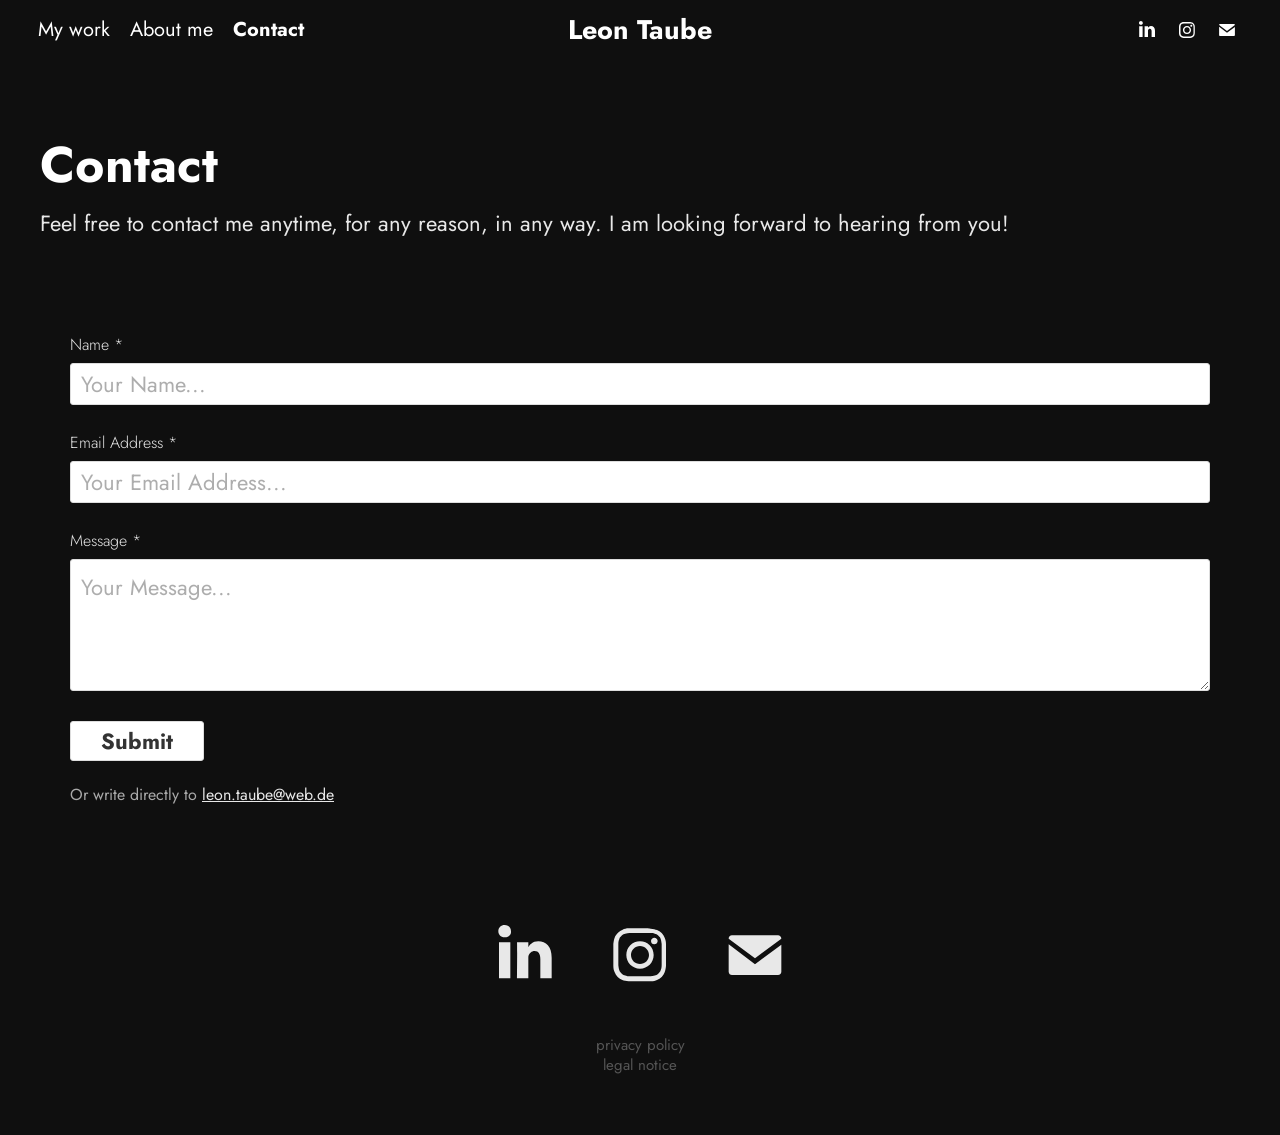
<file: contact/index.html>
<!doctype html>
<html lang="en">
<head>
<meta charset="utf-8">
<meta name="viewport" content="width=device-width, initial-scale=1">
<title>Leon Taube - Contact</title>
<meta name="description" content="Feel free to contact me anytime, for any reason, in any way. I am looking forward to hearing from you!">
<link rel="canonical" href="https://leontaube.com/contact/">
<meta property="og:title" content="Leon Taube - Contact">
<meta property="og:description" content="Feel free to contact me anytime, for any reason, in any way. I am looking forward to hearing from you!">
<meta property="og:url" content="https://leontaube.com/contact/">
<meta property="og:type" content="website">

<link rel="icon" type="image/png" href="/media/favicon-32.png">
<link rel="apple-touch-icon" href="/media/apple-touch-icon.png">
<link rel="preload" href="/static/fonts/jost.woff2" as="font" type="font/woff2" crossorigin>
<link rel="stylesheet" href="/static/style.css?v=379a0a34">
</head>
<body class="page-contact">
<header class="site-header" id="top">
  <nav class="main-nav" aria-label="Main"><a class="nav-link" href="/">My work</a><a class="nav-link" href="/about-me/">About me</a><a class="nav-link active" href="/contact/">Contact</a></nav>
  <div class="logo"><a href="/">Leon Taube</a></div>
  <div class="header-social"><ul class="social"><li><a href="https://www.linkedin.com/in/leon-taube-a641a1212/" target="_blank" rel="noopener" aria-label="LinkedIn"><svg viewBox="0 0 30 24" aria-hidden="true" focusable="false"><path d="M19.6,19v-5.8c0-1.4-0.5-2.4-1.7-2.4c-1,0-1.5,0.7-1.8,1.3C16,12.3,16,12.6,16,13v6h-3.4c0,0,0.1-9.8,0-10.8H16v1.5c0,0,0,0,0,0h0v0C16.4,9,17.2,7.9,19,7.9c2.3,0,4,1.5,4,4.9V19H19.6z M8.9,6.7L8.9,6.7C7.7,6.7,7,5.9,7,4.9C7,3.8,7.8,3,8.9,3s1.9,0.8,1.9,1.9C10.9,5.9,10.1,6.7,8.9,6.7z M10.6,19H7.2V8.2h3.4V19z"/></svg></a></li><li><a href="https://www.instagram.com/leontbe/" target="_blank" rel="noopener" aria-label="Instagram"><svg viewBox="0 0 30 24" aria-hidden="true" focusable="false"><path d="M15,5.4c2.1,0,2.4,0,3.2,0c0.8,0,1.2,0.2,1.5,0.3c0.4,0.1,0.6,0.3,0.9,0.6c0.3,0.3,0.5,0.5,0.6,0.9c0.1,0.3,0.2,0.7,0.3,1.5c0,0.8,0,1.1,0,3.2s0,2.4,0,3.2c0,0.8-0.2,1.2-0.3,1.5c-0.1,0.4-0.3,0.6-0.6,0.9c-0.3,0.3-0.5,0.5-0.9,0.6c-0.3,0.1-0.7,0.2-1.5,0.3c-0.8,0-1.1,0-3.2,0s-2.4,0-3.2,0c-0.8,0-1.2-0.2-1.5-0.3c-0.4-0.1-0.6-0.3-0.9-0.6c-0.3-0.3-0.5-0.5-0.6-0.9c-0.1-0.3-0.2-0.7-0.3-1.5c0-0.8,0-1.1,0-3.2s0-2.4,0-3.2c0-0.8,0.2-1.2,0.3-1.5c0.1-0.4,0.3-0.6,0.6-0.9c0.3-0.3,0.5-0.5,0.9-0.6c0.3-0.1,0.7-0.2,1.5-0.3C12.6,5.4,12.9,5.4,15,5.4 M15,4c-2.2,0-2.4,0-3.3,0c-0.9,0-1.4,0.2-1.9,0.4c-0.5,0.2-1,0.5-1.4,0.9C7.9,5.8,7.6,6.2,7.4,6.8C7.2,7.3,7.1,7.9,7,8.7C7,9.6,7,9.8,7,12s0,2.4,0,3.3c0,0.9,0.2,1.4,0.4,1.9c0.2,0.5,0.5,1,0.9,1.4c0.4,0.4,0.9,0.7,1.4,0.9c0.5,0.2,1.1,0.3,1.9,0.4c0.9,0,1.1,0,3.3,0s2.4,0,3.3,0c0.9,0,1.4-0.2,1.9-0.4c0.5-0.2,1-0.5,1.4-0.9c0.4-0.4,0.7-0.9,0.9-1.4c0.2-0.5,0.3-1.1,0.4-1.9c0-0.9,0-1.1,0-3.3s0-2.4,0-3.3c0-0.9-0.2-1.4-0.4-1.9c-0.2-0.5-0.5-1-0.9-1.4c-0.4-0.4-0.9-0.7-1.4-0.9c-0.5-0.2-1.1-0.3-1.9-0.4C17.4,4,17.2,4,15,4L15,4z M15,7.9c-2.3,0-4.1,1.8-4.1,4.1s1.8,4.1,4.1,4.1s4.1-1.8,4.1-4.1S17.3,7.9,15,7.9z M15,14.7c-1.5,0-2.7-1.2-2.7-2.7c0-1.5,1.2-2.7,2.7-2.7s2.7,1.2,2.7,2.7C17.7,13.5,16.5,14.7,15,14.7z M19.3,6.8c-0.5,0-1,0.4-1,1s0.4,1,1,1c0.5,0,1-0.4,1-1S19.8,6.8,19.3,6.8z"/></svg></a></li><li><a href="mailto:leon.taube@web.de" aria-label="E-Mail"><svg viewBox="0 0 30 24" aria-hidden="true" focusable="false"><path d="M15,13L7.1,7.1c0-0.5,0.4-1,1-1h13.8c0.5,0,1,0.4,1,1L15,13z M15,14.8l7.9-5.9v8.1c0,0.5-0.4,1-1,1H8.1c-0.5,0-1-0.4-1-1V8.8L15,14.8z"/></svg></a></li></ul></div>
  <button class="hamburger" type="button" aria-label="Open menu" aria-expanded="false" aria-controls="mobile-nav"><i></i><i></i><i></i></button>
</header>
<div class="mobile-nav" id="mobile-nav" hidden>
  <button class="close-nav" type="button" aria-label="Close menu"></button>
  <nav aria-label="Mobile"><a class="nav-link" href="/">My work</a><a class="nav-link" href="/about-me/">About me</a><a class="nav-link active" href="/contact/">Contact</a></nav>
  <div class="mobile-social"><ul class="social"><li><a href="https://www.linkedin.com/in/leon-taube-a641a1212/" target="_blank" rel="noopener" aria-label="LinkedIn"><svg viewBox="0 0 30 24" aria-hidden="true" focusable="false"><path d="M19.6,19v-5.8c0-1.4-0.5-2.4-1.7-2.4c-1,0-1.5,0.7-1.8,1.3C16,12.3,16,12.6,16,13v6h-3.4c0,0,0.1-9.8,0-10.8H16v1.5c0,0,0,0,0,0h0v0C16.4,9,17.2,7.9,19,7.9c2.3,0,4,1.5,4,4.9V19H19.6z M8.9,6.7L8.9,6.7C7.7,6.7,7,5.9,7,4.9C7,3.8,7.8,3,8.9,3s1.9,0.8,1.9,1.9C10.9,5.9,10.1,6.7,8.9,6.7z M10.6,19H7.2V8.2h3.4V19z"/></svg></a></li><li><a href="https://www.instagram.com/leontbe/" target="_blank" rel="noopener" aria-label="Instagram"><svg viewBox="0 0 30 24" aria-hidden="true" focusable="false"><path d="M15,5.4c2.1,0,2.4,0,3.2,0c0.8,0,1.2,0.2,1.5,0.3c0.4,0.1,0.6,0.3,0.9,0.6c0.3,0.3,0.5,0.5,0.6,0.9c0.1,0.3,0.2,0.7,0.3,1.5c0,0.8,0,1.1,0,3.2s0,2.4,0,3.2c0,0.8-0.2,1.2-0.3,1.5c-0.1,0.4-0.3,0.6-0.6,0.9c-0.3,0.3-0.5,0.5-0.9,0.6c-0.3,0.1-0.7,0.2-1.5,0.3c-0.8,0-1.1,0-3.2,0s-2.4,0-3.2,0c-0.8,0-1.2-0.2-1.5-0.3c-0.4-0.1-0.6-0.3-0.9-0.6c-0.3-0.3-0.5-0.5-0.6-0.9c-0.1-0.3-0.2-0.7-0.3-1.5c0-0.8,0-1.1,0-3.2s0-2.4,0-3.2c0-0.8,0.2-1.2,0.3-1.5c0.1-0.4,0.3-0.6,0.6-0.9c0.3-0.3,0.5-0.5,0.9-0.6c0.3-0.1,0.7-0.2,1.5-0.3C12.6,5.4,12.9,5.4,15,5.4 M15,4c-2.2,0-2.4,0-3.3,0c-0.9,0-1.4,0.2-1.9,0.4c-0.5,0.2-1,0.5-1.4,0.9C7.9,5.8,7.6,6.2,7.4,6.8C7.2,7.3,7.1,7.9,7,8.7C7,9.6,7,9.8,7,12s0,2.4,0,3.3c0,0.9,0.2,1.4,0.4,1.9c0.2,0.5,0.5,1,0.9,1.4c0.4,0.4,0.9,0.7,1.4,0.9c0.5,0.2,1.1,0.3,1.9,0.4c0.9,0,1.1,0,3.3,0s2.4,0,3.3,0c0.9,0,1.4-0.2,1.9-0.4c0.5-0.2,1-0.5,1.4-0.9c0.4-0.4,0.7-0.9,0.9-1.4c0.2-0.5,0.3-1.1,0.4-1.9c0-0.9,0-1.1,0-3.3s0-2.4,0-3.3c0-0.9-0.2-1.4-0.4-1.9c-0.2-0.5-0.5-1-0.9-1.4c-0.4-0.4-0.9-0.7-1.4-0.9c-0.5-0.2-1.1-0.3-1.9-0.4C17.4,4,17.2,4,15,4L15,4z M15,7.9c-2.3,0-4.1,1.8-4.1,4.1s1.8,4.1,4.1,4.1s4.1-1.8,4.1-4.1S17.3,7.9,15,7.9z M15,14.7c-1.5,0-2.7-1.2-2.7-2.7c0-1.5,1.2-2.7,2.7-2.7s2.7,1.2,2.7,2.7C17.7,13.5,16.5,14.7,15,14.7z M19.3,6.8c-0.5,0-1,0.4-1,1s0.4,1,1,1c0.5,0,1-0.4,1-1S19.8,6.8,19.3,6.8z"/></svg></a></li><li><a href="mailto:leon.taube@web.de" aria-label="E-Mail"><svg viewBox="0 0 30 24" aria-hidden="true" focusable="false"><path d="M15,13L7.1,7.1c0-0.5,0.4-1,1-1h13.8c0.5,0,1,0.4,1,1L15,13z M15,14.8l7.9-5.9v8.1c0,0.5-0.4,1-1,1H8.1c-0.5,0-1-0.4-1-1V8.8L15,14.8z"/></svg></a></li></ul></div>
</div>
<main>
<div class="header-placeholder"></div>
<header class="page-header"><h1 class="title">Contact</h1><p class="description">Feel free to contact me anytime, for any reason, in any way. I am looking forward to hearing from you!</p></header>
<div class="modules"><div class="module form"><form class="contact-form" data-mail="leon.taube@web.de" novalidate><div class="field"><label for="f-name">Name *</label><input id="f-name" name="name" type="text" placeholder="Your Name..." required></div><div class="field"><label for="f-email">Email Address *</label><input id="f-email" name="email" type="email" placeholder="Your Email Address..." required></div><div class="field"><label for="f-message">Message *</label><textarea id="f-message" name="message" placeholder="Your Message..." required></textarea></div><button class="submit-button" type="submit">Submit</button><p class="form-note" hidden></p></form><p class="form-direct">Or write directly to <a href="mailto:leon.taube@web.de">leon.taube@web.de</a></p></div></div>
</main>
<footer class="site-footer"><ul class="social footer-social"><li><a href="https://www.linkedin.com/in/leon-taube-a641a1212/" target="_blank" rel="noopener" aria-label="LinkedIn"><svg viewBox="0 0 30 24" aria-hidden="true" focusable="false"><path d="M19.6,19v-5.8c0-1.4-0.5-2.4-1.7-2.4c-1,0-1.5,0.7-1.8,1.3C16,12.3,16,12.6,16,13v6h-3.4c0,0,0.1-9.8,0-10.8H16v1.5c0,0,0,0,0,0h0v0C16.4,9,17.2,7.9,19,7.9c2.3,0,4,1.5,4,4.9V19H19.6z M8.9,6.7L8.9,6.7C7.7,6.7,7,5.9,7,4.9C7,3.8,7.8,3,8.9,3s1.9,0.8,1.9,1.9C10.9,5.9,10.1,6.7,8.9,6.7z M10.6,19H7.2V8.2h3.4V19z"/></svg></a></li><li><a href="https://www.instagram.com/leontbe/" target="_blank" rel="noopener" aria-label="Instagram"><svg viewBox="0 0 30 24" aria-hidden="true" focusable="false"><path d="M15,5.4c2.1,0,2.4,0,3.2,0c0.8,0,1.2,0.2,1.5,0.3c0.4,0.1,0.6,0.3,0.9,0.6c0.3,0.3,0.5,0.5,0.6,0.9c0.1,0.3,0.2,0.7,0.3,1.5c0,0.8,0,1.1,0,3.2s0,2.4,0,3.2c0,0.8-0.2,1.2-0.3,1.5c-0.1,0.4-0.3,0.6-0.6,0.9c-0.3,0.3-0.5,0.5-0.9,0.6c-0.3,0.1-0.7,0.2-1.5,0.3c-0.8,0-1.1,0-3.2,0s-2.4,0-3.2,0c-0.8,0-1.2-0.2-1.5-0.3c-0.4-0.1-0.6-0.3-0.9-0.6c-0.3-0.3-0.5-0.5-0.6-0.9c-0.1-0.3-0.2-0.7-0.3-1.5c0-0.8,0-1.1,0-3.2s0-2.4,0-3.2c0-0.8,0.2-1.2,0.3-1.5c0.1-0.4,0.3-0.6,0.6-0.9c0.3-0.3,0.5-0.5,0.9-0.6c0.3-0.1,0.7-0.2,1.5-0.3C12.6,5.4,12.9,5.4,15,5.4 M15,4c-2.2,0-2.4,0-3.3,0c-0.9,0-1.4,0.2-1.9,0.4c-0.5,0.2-1,0.5-1.4,0.9C7.9,5.8,7.6,6.2,7.4,6.8C7.2,7.3,7.1,7.9,7,8.7C7,9.6,7,9.8,7,12s0,2.4,0,3.3c0,0.9,0.2,1.4,0.4,1.9c0.2,0.5,0.5,1,0.9,1.4c0.4,0.4,0.9,0.7,1.4,0.9c0.5,0.2,1.1,0.3,1.9,0.4c0.9,0,1.1,0,3.3,0s2.4,0,3.3,0c0.9,0,1.4-0.2,1.9-0.4c0.5-0.2,1-0.5,1.4-0.9c0.4-0.4,0.7-0.9,0.9-1.4c0.2-0.5,0.3-1.1,0.4-1.9c0-0.9,0-1.1,0-3.3s0-2.4,0-3.3c0-0.9-0.2-1.4-0.4-1.9c-0.2-0.5-0.5-1-0.9-1.4c-0.4-0.4-0.9-0.7-1.4-0.9c-0.5-0.2-1.1-0.3-1.9-0.4C17.4,4,17.2,4,15,4L15,4z M15,7.9c-2.3,0-4.1,1.8-4.1,4.1s1.8,4.1,4.1,4.1s4.1-1.8,4.1-4.1S17.3,7.9,15,7.9z M15,14.7c-1.5,0-2.7-1.2-2.7-2.7c0-1.5,1.2-2.7,2.7-2.7s2.7,1.2,2.7,2.7C17.7,13.5,16.5,14.7,15,14.7z M19.3,6.8c-0.5,0-1,0.4-1,1s0.4,1,1,1c0.5,0,1-0.4,1-1S19.8,6.8,19.3,6.8z"/></svg></a></li><li><a href="mailto:leon.taube@web.de" aria-label="E-Mail"><svg viewBox="0 0 30 24" aria-hidden="true" focusable="false"><path d="M15,13L7.1,7.1c0-0.5,0.4-1,1-1h13.8c0.5,0,1,0.4,1,1L15,13z M15,14.8l7.9-5.9v8.1c0,0.5-0.4,1-1,1H8.1c-0.5,0-1-0.4-1-1V8.8L15,14.8z"/></svg></a></li></ul><div class="footer-links"><div><a href="/privacy-policy/">privacy policy</a></div><div><a href="/legal-notice/">legal notice</a></div></div></footer>
<div class="lightbox" hidden role="dialog" aria-modal="true" aria-label="Image viewer">
  <button class="lb-close" type="button" aria-label="Close"></button>
  <button class="lb-prev" type="button" aria-label="Previous image"></button>
  <figure class="lb-figure"><img class="lb-img" alt=""><figcaption class="lb-caption"></figcaption></figure>
  <button class="lb-next" type="button" aria-label="Next image"></button>
</div>
<script src="/static/main.js?v=379a0a34" defer></script>
</body>
</html>
</file>
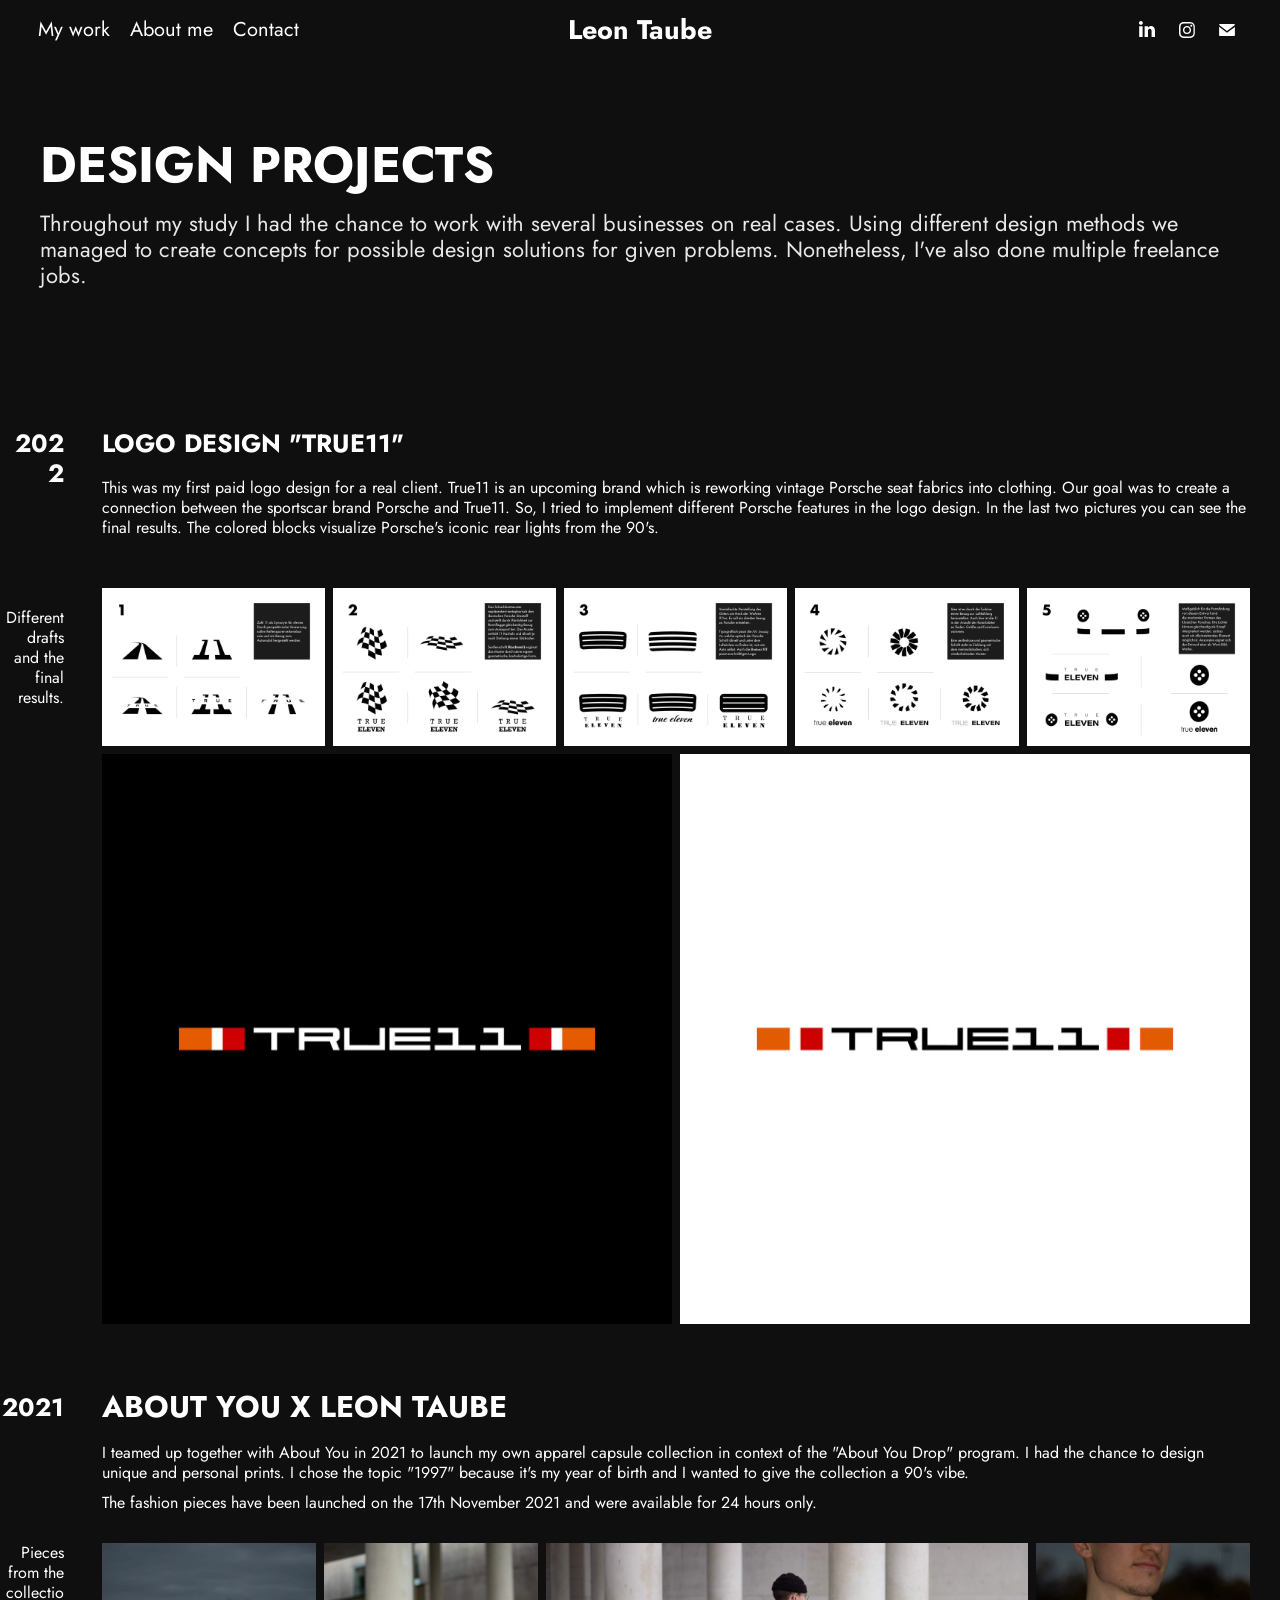
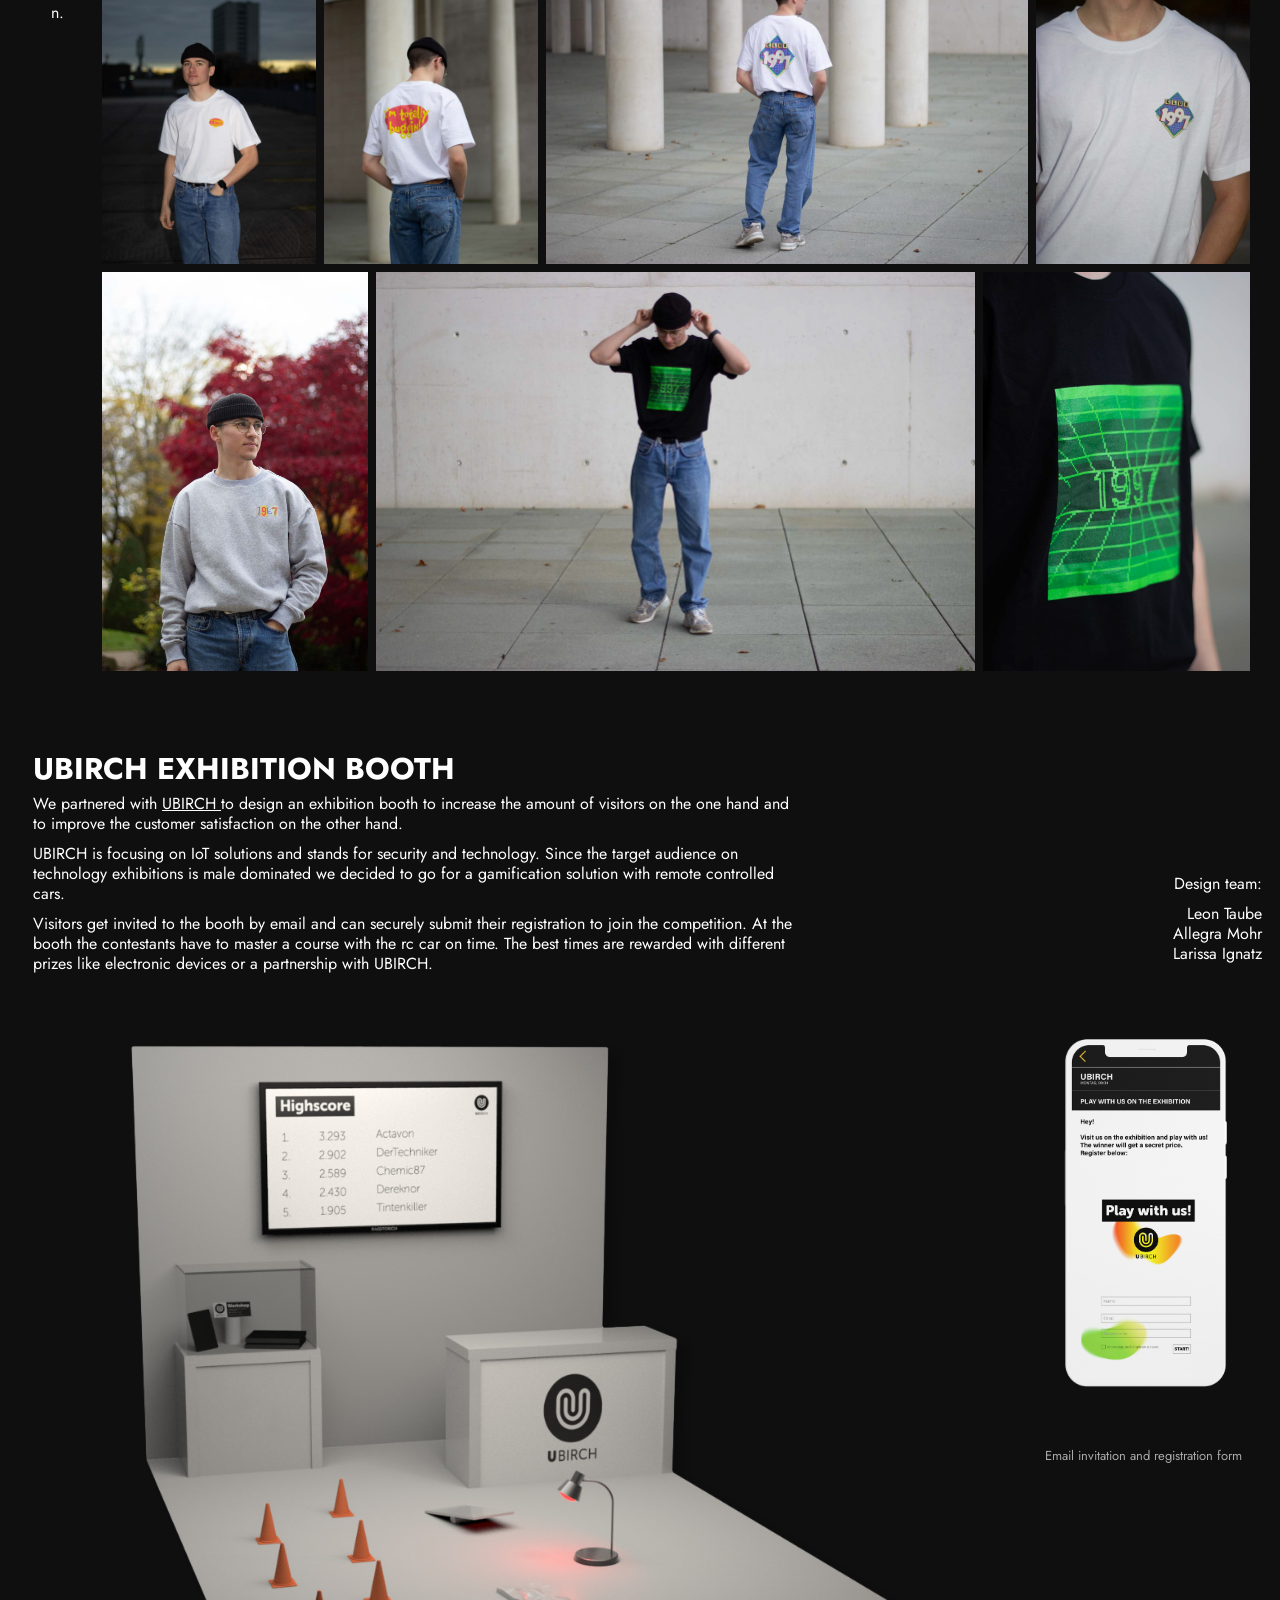
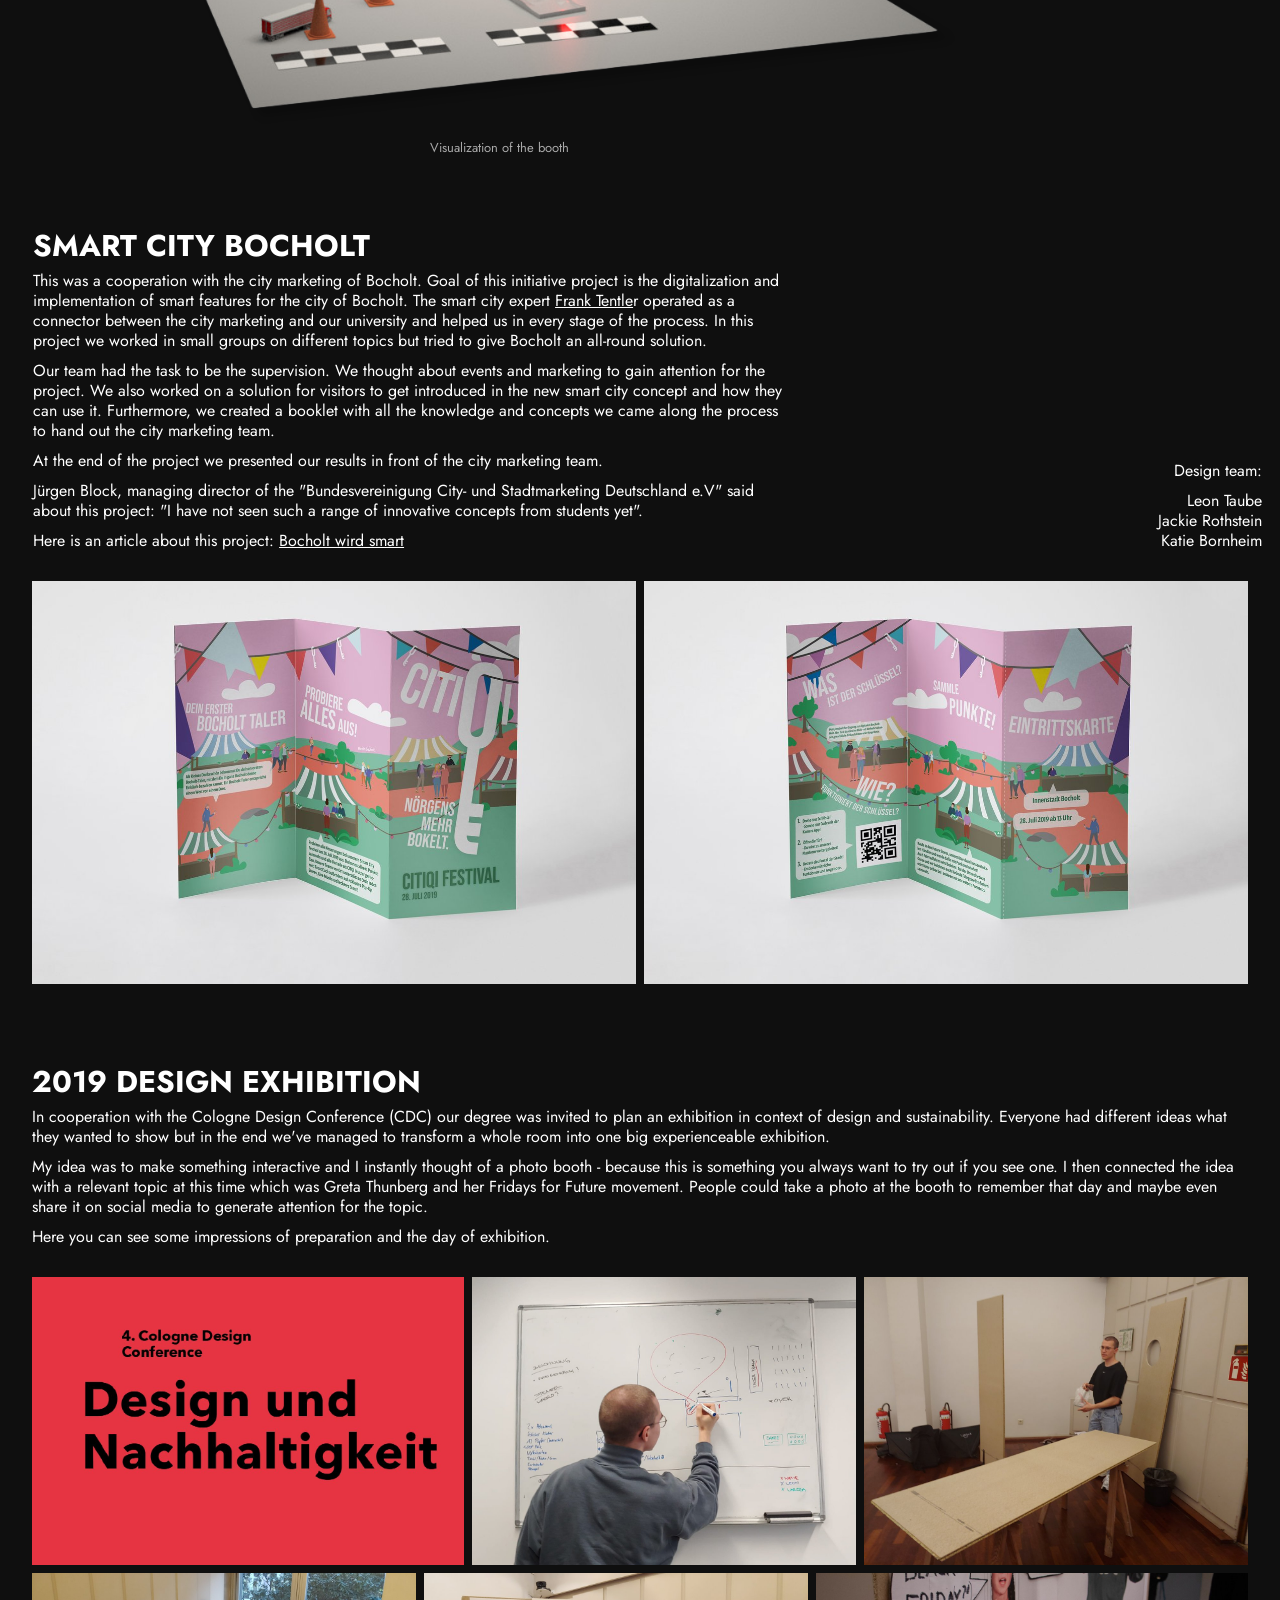
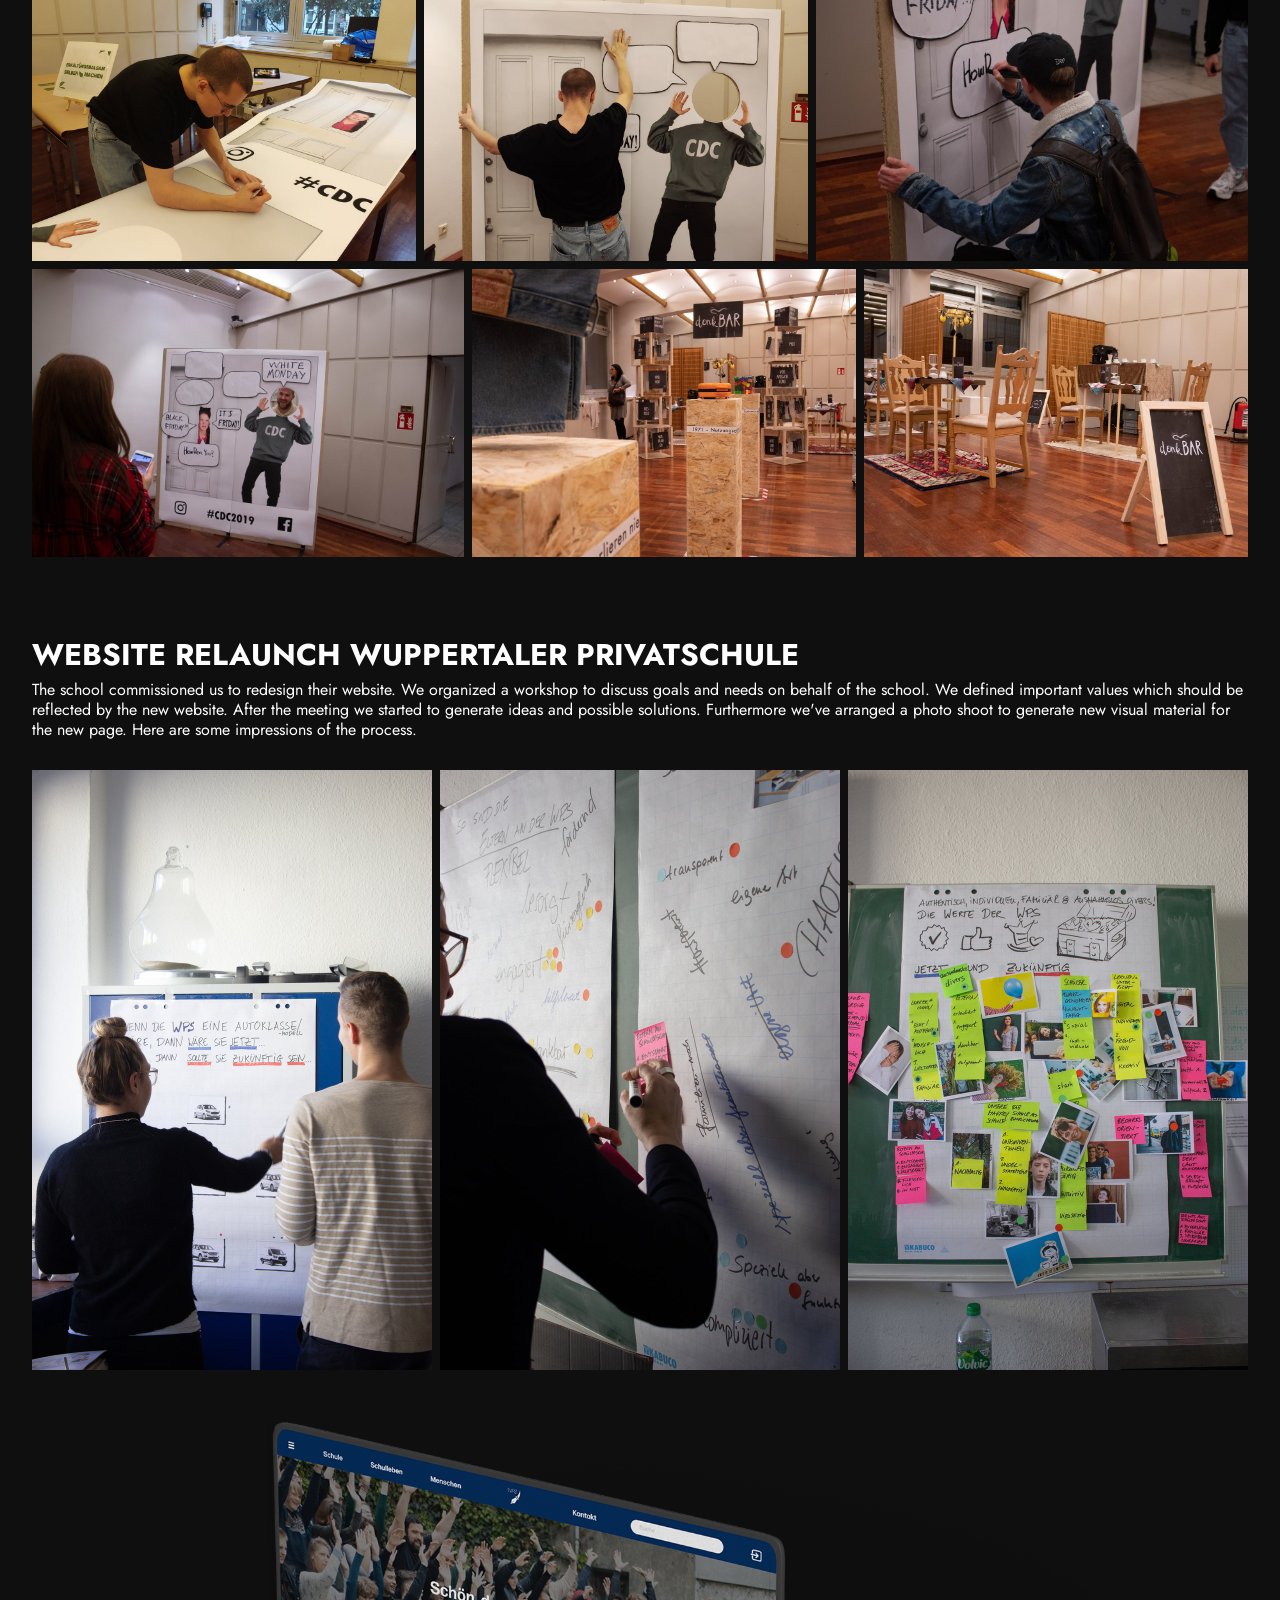
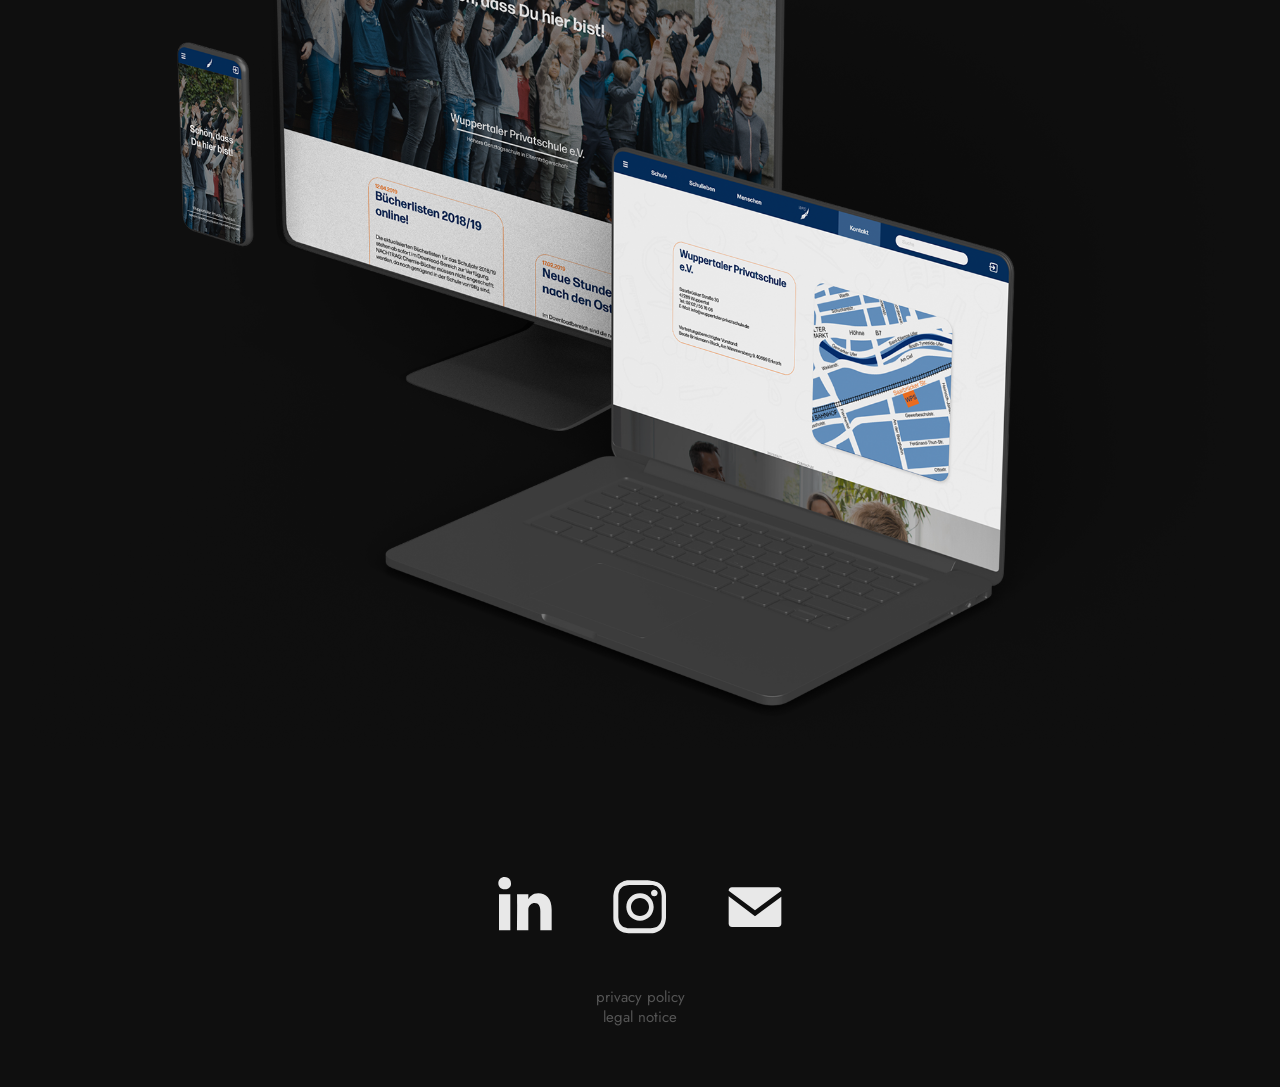
<file: design-solutions/index.html>
<!doctype html>
<html lang="en">
<head>
<meta charset="utf-8">
<meta name="viewport" content="width=device-width, initial-scale=1">
<title>Leon Taube - DESIGN PROJECTS</title>
<meta name="description" content="Throughout my study I had the chance to work with several businesses on real cases. Using different design methods we managed to create concepts for possible design solutions for given problems. Nonetheless, I&#x27;ve also done multiple freelance jobs.">
<link rel="canonical" href="https://leontaube.com/design-solutions/">
<meta property="og:title" content="Leon Taube - DESIGN PROJECTS">
<meta property="og:description" content="Throughout my study I had the chance to work with several businesses on real cases. Using different design methods we managed to create concepts for possible design solutions for given problems. Nonetheless, I&#x27;ve also done multiple freelance jobs.">
<meta property="og:url" content="https://leontaube.com/design-solutions/">
<meta property="og:type" content="website">

<link rel="icon" type="image/png" href="/media/favicon-32.png">
<link rel="apple-touch-icon" href="/media/apple-touch-icon.png">
<link rel="preload" href="/static/fonts/jost.woff2" as="font" type="font/woff2" crossorigin>
<link rel="stylesheet" href="/static/style.css?v=379a0a34">
</head>
<body class="page-design-solutions">
<header class="site-header" id="top">
  <nav class="main-nav" aria-label="Main"><a class="nav-link" href="/">My work</a><a class="nav-link" href="/about-me/">About me</a><a class="nav-link" href="/contact/">Contact</a></nav>
  <div class="logo"><a href="/">Leon Taube</a></div>
  <div class="header-social"><ul class="social"><li><a href="https://www.linkedin.com/in/leon-taube-a641a1212/" target="_blank" rel="noopener" aria-label="LinkedIn"><svg viewBox="0 0 30 24" aria-hidden="true" focusable="false"><path d="M19.6,19v-5.8c0-1.4-0.5-2.4-1.7-2.4c-1,0-1.5,0.7-1.8,1.3C16,12.3,16,12.6,16,13v6h-3.4c0,0,0.1-9.8,0-10.8H16v1.5c0,0,0,0,0,0h0v0C16.4,9,17.2,7.9,19,7.9c2.3,0,4,1.5,4,4.9V19H19.6z M8.9,6.7L8.9,6.7C7.7,6.7,7,5.9,7,4.9C7,3.8,7.8,3,8.9,3s1.9,0.8,1.9,1.9C10.9,5.9,10.1,6.7,8.9,6.7z M10.6,19H7.2V8.2h3.4V19z"/></svg></a></li><li><a href="https://www.instagram.com/leontbe/" target="_blank" rel="noopener" aria-label="Instagram"><svg viewBox="0 0 30 24" aria-hidden="true" focusable="false"><path d="M15,5.4c2.1,0,2.4,0,3.2,0c0.8,0,1.2,0.2,1.5,0.3c0.4,0.1,0.6,0.3,0.9,0.6c0.3,0.3,0.5,0.5,0.6,0.9c0.1,0.3,0.2,0.7,0.3,1.5c0,0.8,0,1.1,0,3.2s0,2.4,0,3.2c0,0.8-0.2,1.2-0.3,1.5c-0.1,0.4-0.3,0.6-0.6,0.9c-0.3,0.3-0.5,0.5-0.9,0.6c-0.3,0.1-0.7,0.2-1.5,0.3c-0.8,0-1.1,0-3.2,0s-2.4,0-3.2,0c-0.8,0-1.2-0.2-1.5-0.3c-0.4-0.1-0.6-0.3-0.9-0.6c-0.3-0.3-0.5-0.5-0.6-0.9c-0.1-0.3-0.2-0.7-0.3-1.5c0-0.8,0-1.1,0-3.2s0-2.4,0-3.2c0-0.8,0.2-1.2,0.3-1.5c0.1-0.4,0.3-0.6,0.6-0.9c0.3-0.3,0.5-0.5,0.9-0.6c0.3-0.1,0.7-0.2,1.5-0.3C12.6,5.4,12.9,5.4,15,5.4 M15,4c-2.2,0-2.4,0-3.3,0c-0.9,0-1.4,0.2-1.9,0.4c-0.5,0.2-1,0.5-1.4,0.9C7.9,5.8,7.6,6.2,7.4,6.8C7.2,7.3,7.1,7.9,7,8.7C7,9.6,7,9.8,7,12s0,2.4,0,3.3c0,0.9,0.2,1.4,0.4,1.9c0.2,0.5,0.5,1,0.9,1.4c0.4,0.4,0.9,0.7,1.4,0.9c0.5,0.2,1.1,0.3,1.9,0.4c0.9,0,1.1,0,3.3,0s2.4,0,3.3,0c0.9,0,1.4-0.2,1.9-0.4c0.5-0.2,1-0.5,1.4-0.9c0.4-0.4,0.7-0.9,0.9-1.4c0.2-0.5,0.3-1.1,0.4-1.9c0-0.9,0-1.1,0-3.3s0-2.4,0-3.3c0-0.9-0.2-1.4-0.4-1.9c-0.2-0.5-0.5-1-0.9-1.4c-0.4-0.4-0.9-0.7-1.4-0.9c-0.5-0.2-1.1-0.3-1.9-0.4C17.4,4,17.2,4,15,4L15,4z M15,7.9c-2.3,0-4.1,1.8-4.1,4.1s1.8,4.1,4.1,4.1s4.1-1.8,4.1-4.1S17.3,7.9,15,7.9z M15,14.7c-1.5,0-2.7-1.2-2.7-2.7c0-1.5,1.2-2.7,2.7-2.7s2.7,1.2,2.7,2.7C17.7,13.5,16.5,14.7,15,14.7z M19.3,6.8c-0.5,0-1,0.4-1,1s0.4,1,1,1c0.5,0,1-0.4,1-1S19.8,6.8,19.3,6.8z"/></svg></a></li><li><a href="mailto:leon.taube@web.de" aria-label="E-Mail"><svg viewBox="0 0 30 24" aria-hidden="true" focusable="false"><path d="M15,13L7.1,7.1c0-0.5,0.4-1,1-1h13.8c0.5,0,1,0.4,1,1L15,13z M15,14.8l7.9-5.9v8.1c0,0.5-0.4,1-1,1H8.1c-0.5,0-1-0.4-1-1V8.8L15,14.8z"/></svg></a></li></ul></div>
  <button class="hamburger" type="button" aria-label="Open menu" aria-expanded="false" aria-controls="mobile-nav"><i></i><i></i><i></i></button>
</header>
<div class="mobile-nav" id="mobile-nav" hidden>
  <button class="close-nav" type="button" aria-label="Close menu"></button>
  <nav aria-label="Mobile"><a class="nav-link" href="/">My work</a><a class="nav-link" href="/about-me/">About me</a><a class="nav-link" href="/contact/">Contact</a></nav>
  <div class="mobile-social"><ul class="social"><li><a href="https://www.linkedin.com/in/leon-taube-a641a1212/" target="_blank" rel="noopener" aria-label="LinkedIn"><svg viewBox="0 0 30 24" aria-hidden="true" focusable="false"><path d="M19.6,19v-5.8c0-1.4-0.5-2.4-1.7-2.4c-1,0-1.5,0.7-1.8,1.3C16,12.3,16,12.6,16,13v6h-3.4c0,0,0.1-9.8,0-10.8H16v1.5c0,0,0,0,0,0h0v0C16.4,9,17.2,7.9,19,7.9c2.3,0,4,1.5,4,4.9V19H19.6z M8.9,6.7L8.9,6.7C7.7,6.7,7,5.9,7,4.9C7,3.8,7.8,3,8.9,3s1.9,0.8,1.9,1.9C10.9,5.9,10.1,6.7,8.9,6.7z M10.6,19H7.2V8.2h3.4V19z"/></svg></a></li><li><a href="https://www.instagram.com/leontbe/" target="_blank" rel="noopener" aria-label="Instagram"><svg viewBox="0 0 30 24" aria-hidden="true" focusable="false"><path d="M15,5.4c2.1,0,2.4,0,3.2,0c0.8,0,1.2,0.2,1.5,0.3c0.4,0.1,0.6,0.3,0.9,0.6c0.3,0.3,0.5,0.5,0.6,0.9c0.1,0.3,0.2,0.7,0.3,1.5c0,0.8,0,1.1,0,3.2s0,2.4,0,3.2c0,0.8-0.2,1.2-0.3,1.5c-0.1,0.4-0.3,0.6-0.6,0.9c-0.3,0.3-0.5,0.5-0.9,0.6c-0.3,0.1-0.7,0.2-1.5,0.3c-0.8,0-1.1,0-3.2,0s-2.4,0-3.2,0c-0.8,0-1.2-0.2-1.5-0.3c-0.4-0.1-0.6-0.3-0.9-0.6c-0.3-0.3-0.5-0.5-0.6-0.9c-0.1-0.3-0.2-0.7-0.3-1.5c0-0.8,0-1.1,0-3.2s0-2.4,0-3.2c0-0.8,0.2-1.2,0.3-1.5c0.1-0.4,0.3-0.6,0.6-0.9c0.3-0.3,0.5-0.5,0.9-0.6c0.3-0.1,0.7-0.2,1.5-0.3C12.6,5.4,12.9,5.4,15,5.4 M15,4c-2.2,0-2.4,0-3.3,0c-0.9,0-1.4,0.2-1.9,0.4c-0.5,0.2-1,0.5-1.4,0.9C7.9,5.8,7.6,6.2,7.4,6.8C7.2,7.3,7.1,7.9,7,8.7C7,9.6,7,9.8,7,12s0,2.4,0,3.3c0,0.9,0.2,1.4,0.4,1.9c0.2,0.5,0.5,1,0.9,1.4c0.4,0.4,0.9,0.7,1.4,0.9c0.5,0.2,1.1,0.3,1.9,0.4c0.9,0,1.1,0,3.3,0s2.4,0,3.3,0c0.9,0,1.4-0.2,1.9-0.4c0.5-0.2,1-0.5,1.4-0.9c0.4-0.4,0.7-0.9,0.9-1.4c0.2-0.5,0.3-1.1,0.4-1.9c0-0.9,0-1.1,0-3.3s0-2.4,0-3.3c0-0.9-0.2-1.4-0.4-1.9c-0.2-0.5-0.5-1-0.9-1.4c-0.4-0.4-0.9-0.7-1.4-0.9c-0.5-0.2-1.1-0.3-1.9-0.4C17.4,4,17.2,4,15,4L15,4z M15,7.9c-2.3,0-4.1,1.8-4.1,4.1s1.8,4.1,4.1,4.1s4.1-1.8,4.1-4.1S17.3,7.9,15,7.9z M15,14.7c-1.5,0-2.7-1.2-2.7-2.7c0-1.5,1.2-2.7,2.7-2.7s2.7,1.2,2.7,2.7C17.7,13.5,16.5,14.7,15,14.7z M19.3,6.8c-0.5,0-1,0.4-1,1s0.4,1,1,1c0.5,0,1-0.4,1-1S19.8,6.8,19.3,6.8z"/></svg></a></li><li><a href="mailto:leon.taube@web.de" aria-label="E-Mail"><svg viewBox="0 0 30 24" aria-hidden="true" focusable="false"><path d="M15,13L7.1,7.1c0-0.5,0.4-1,1-1h13.8c0.5,0,1,0.4,1,1L15,13z M15,14.8l7.9-5.9v8.1c0,0.5-0.4,1-1,1H8.1c-0.5,0-1-0.4-1-1V8.8L15,14.8z"/></svg></a></li></ul></div>
</div>
<main>
<div class="header-placeholder"></div>
<header class="page-header"><h1 class="title">DESIGN PROJECTS</h1><p class="description">Throughout my study I had the chance to work with several businesses on real cases. Using different design methods we managed to create concepts for possible design solutions for given problems. Nonetheless, I&#x27;ve also done multiple freelance jobs.</p></header>
<div class="modules"><div class="module row valign-top"><div class="col" style="flex:1 1 0%"><div class="module text"><div class="rich-text"><div class="sub-title" style="text-align:right"><span style="color:#ffffff">2022</span><br></div></div></div></div><div class="col" style="flex:19 1 0%"><div class="module text" style="width:95%;max-width:2000px"><div class="rich-text"><div class="sub-title"><span style="color:#ffffff">LOGO DESIGN "TRUE11"</span></div><div class="main-text" style="text-align:left"><span style="color:#ffffff">This was my first paid logo design for a real client. True11 is an upcoming brand which is reworking vintage Porsche seat fabrics into clothing. Our goal was to create a connection between the sportscar brand Porsche and True11. So, I tried to implement different Porsche features in the logo design. In the last two pictures you can see the final results. The colored blocks visualize Porsche's iconic rear lights from the 90's.</span><br></div></div></div></div></div>
<div class="module row valign-top"><div class="col" style="flex:1 1 0%"><div class="module text"><div class="rich-text"><div style="text-align:right"><span style="color:#ffffff">Different drafts and the final results.</span><br></div></div></div></div><div class="col" style="flex:19 1 0%"><div class="module grid" style="width:95%"><div class="grid-main"><div class="grid-row"><a class="grid-item lb" href="/media/387cfbe7-76e8-4d2a-94df-fb8c29fc9bf5.jpg" data-lb="g1" data-w="1920" data-h="1357" style="flex-grow:141.489"><span class="grid-img" style="aspect-ratio:1920/1357"><img src="/media/387cfbe7-76e8-4d2a-94df-fb8c29fc9bf5_1200.jpg" srcset="/media/387cfbe7-76e8-4d2a-94df-fb8c29fc9bf5_1200.jpg 1200w, /media/387cfbe7-76e8-4d2a-94df-fb8c29fc9bf5.jpg 1920w" sizes="(max-width: 768px) 20vw, 19vw" width="1920" height="1357" alt="" loading="lazy" decoding="async"></span></a><a class="grid-item lb" href="/media/c3ce9daa-33c8-4661-8d0b-04c5ec306eb5.jpg" data-lb="g1" data-w="1920" data-h="1357" style="flex-grow:141.489"><span class="grid-img" style="aspect-ratio:1920/1357"><img src="/media/c3ce9daa-33c8-4661-8d0b-04c5ec306eb5_1200.jpg" srcset="/media/c3ce9daa-33c8-4661-8d0b-04c5ec306eb5_1200.jpg 1200w, /media/c3ce9daa-33c8-4661-8d0b-04c5ec306eb5.jpg 1920w" sizes="(max-width: 768px) 20vw, 19vw" width="1920" height="1357" alt="" loading="lazy" decoding="async"></span></a><a class="grid-item lb" href="/media/ff18f824-36ed-4e3e-bab5-189b7600089e.jpg" data-lb="g1" data-w="1920" data-h="1357" style="flex-grow:141.489"><span class="grid-img" style="aspect-ratio:1920/1357"><img src="/media/ff18f824-36ed-4e3e-bab5-189b7600089e_1200.jpg" srcset="/media/ff18f824-36ed-4e3e-bab5-189b7600089e_1200.jpg 1200w, /media/ff18f824-36ed-4e3e-bab5-189b7600089e.jpg 1920w" sizes="(max-width: 768px) 20vw, 19vw" width="1920" height="1357" alt="" loading="lazy" decoding="async"></span></a><a class="grid-item lb" href="/media/d66f35f3-1bae-4e93-b382-d1a4eacabfec.jpg" data-lb="g1" data-w="1920" data-h="1357" style="flex-grow:141.489"><span class="grid-img" style="aspect-ratio:1920/1357"><img src="/media/d66f35f3-1bae-4e93-b382-d1a4eacabfec_1200.jpg" srcset="/media/d66f35f3-1bae-4e93-b382-d1a4eacabfec_1200.jpg 1200w, /media/d66f35f3-1bae-4e93-b382-d1a4eacabfec.jpg 1920w" sizes="(max-width: 768px) 20vw, 19vw" width="1920" height="1357" alt="" loading="lazy" decoding="async"></span></a><a class="grid-item lb" href="/media/371f6067-d3a1-4f35-b86d-5c72de868014.jpg" data-lb="g1" data-w="1920" data-h="1357" style="flex-grow:141.489"><span class="grid-img" style="aspect-ratio:1920/1357"><img src="/media/371f6067-d3a1-4f35-b86d-5c72de868014_1200.jpg" srcset="/media/371f6067-d3a1-4f35-b86d-5c72de868014_1200.jpg 1200w, /media/371f6067-d3a1-4f35-b86d-5c72de868014.jpg 1920w" sizes="(max-width: 768px) 20vw, 19vw" width="1920" height="1357" alt="" loading="lazy" decoding="async"></span></a></div><div class="grid-row"><a class="grid-item lb" href="/media/9fb827c1-5fb0-4608-9f6d-51caf6b0533e.jpg" data-lb="g1" data-w="1920" data-h="1920" style="flex-grow:100.000"><span class="grid-img" style="aspect-ratio:1920/1920"><img src="/media/9fb827c1-5fb0-4608-9f6d-51caf6b0533e_1200.jpg" srcset="/media/9fb827c1-5fb0-4608-9f6d-51caf6b0533e_1200.jpg 1200w, /media/9fb827c1-5fb0-4608-9f6d-51caf6b0533e.jpg 1920w" sizes="(max-width: 768px) 50vw, 48vw" width="1920" height="1920" alt="" loading="lazy" decoding="async"></span></a><a class="grid-item lb" href="/media/743a11c6-5b06-4c2d-b89e-63ad12d1fc64.jpg" data-lb="g1" data-w="1920" data-h="1920" style="flex-grow:100.000"><span class="grid-img" style="aspect-ratio:1920/1920"><img src="/media/743a11c6-5b06-4c2d-b89e-63ad12d1fc64_1200.jpg" srcset="/media/743a11c6-5b06-4c2d-b89e-63ad12d1fc64_1200.jpg 1200w, /media/743a11c6-5b06-4c2d-b89e-63ad12d1fc64.jpg 1920w" sizes="(max-width: 768px) 50vw, 48vw" width="1920" height="1920" alt="" loading="lazy" decoding="async"></span></a></div></div></div></div></div>
<div class="module row valign-top"><div class="col" style="flex:1 1 0%"><div class="module text" style="width:100%;padding-top:0px"><div class="rich-text"><div class="sub-title" style="text-align:right"><span style="color:#ffffff">2021</span><br></div></div></div></div><div class="col" style="flex:19 1 0%"><div class="module text" style="width:95%;max-width:2000px;padding-top:0px;padding-bottom:20px"><div class="rich-text"><div class="sub-title" style="text-align:left"><span style="color:#ffffff"><span style="font-size:30px"><span style="font-weight:700">ABOUT YOU X LEON TAUBE</span></span><br></span></div><div style="text-align:left"><span style="color:#ffffff">I teamed up together with About You in 2021 to launch my own apparel capsule collection in context of the "About You Drop" program. I had the chance to design unique and personal prints. I chose the topic "1997" because it's my year of birth and I wanted to give the collection a 90's vibe.</span></div><div style="text-align:left"><span style="color:#ffffff">The fashion pieces have been launched on the 17th November 2021 and were available for 24 hours only.</span><br></div></div></div></div></div>
<div class="module row valign-top"><div class="col" style="flex:1 1 0%"><div class="module text" style="padding-top:0px"><div class="rich-text"><div class="main-text" style="text-align:right"><span style="color:#ffffff">Pieces from the collection.</span><br></div></div></div></div><div class="col" style="flex:19 1 0%"><div class="module grid" style="width:95%"><div class="grid-main"><div class="grid-row"><a class="grid-item lb" href="/media/92ee99c1-4c3d-4d56-b4b1-0a2f02a6f29f.jpg" data-lb="g2" data-w="1000" data-h="1500" style="flex-grow:66.667"><span class="grid-img" style="aspect-ratio:1000/1500"><img src="/media/92ee99c1-4c3d-4d56-b4b1-0a2f02a6f29f_1200.jpg" srcset="/media/92ee99c1-4c3d-4d56-b4b1-0a2f02a6f29f_1200.jpg 1200w, /media/92ee99c1-4c3d-4d56-b4b1-0a2f02a6f29f.jpg 1000w" sizes="(max-width: 768px) 25vw, 24vw" width="1000" height="1500" alt="" loading="lazy" decoding="async"></span></a><a class="grid-item lb" href="/media/41cd9b17-791f-4637-8050-3be560dc6f6f.jpg" data-lb="g2" data-w="1000" data-h="1500" style="flex-grow:66.667"><span class="grid-img" style="aspect-ratio:1000/1500"><img src="/media/41cd9b17-791f-4637-8050-3be560dc6f6f_1200.jpg" srcset="/media/41cd9b17-791f-4637-8050-3be560dc6f6f_1200.jpg 1200w, /media/41cd9b17-791f-4637-8050-3be560dc6f6f.jpg 1000w" sizes="(max-width: 768px) 25vw, 24vw" width="1000" height="1500" alt="" loading="lazy" decoding="async"></span></a><a class="grid-item lb" href="/media/25d0fc8e-adfb-4307-9d04-3b7f14e8321d.jpg" data-lb="g2" data-w="1500" data-h="1000" style="flex-grow:150.000"><span class="grid-img" style="aspect-ratio:1500/1000"><img src="/media/25d0fc8e-adfb-4307-9d04-3b7f14e8321d_1200.jpg" srcset="/media/25d0fc8e-adfb-4307-9d04-3b7f14e8321d_1200.jpg 1200w, /media/25d0fc8e-adfb-4307-9d04-3b7f14e8321d.jpg 1500w" sizes="(max-width: 768px) 25vw, 24vw" width="1500" height="1000" alt="" loading="lazy" decoding="async"></span></a><a class="grid-item lb" href="/media/e8e063a6-8c47-41c8-98a4-901c7d742a22.jpg" data-lb="g2" data-w="1000" data-h="1500" style="flex-grow:66.667"><span class="grid-img" style="aspect-ratio:1000/1500"><img src="/media/e8e063a6-8c47-41c8-98a4-901c7d742a22_1200.jpg" srcset="/media/e8e063a6-8c47-41c8-98a4-901c7d742a22_1200.jpg 1200w, /media/e8e063a6-8c47-41c8-98a4-901c7d742a22.jpg 1000w" sizes="(max-width: 768px) 25vw, 24vw" width="1000" height="1500" alt="" loading="lazy" decoding="async"></span></a></div><div class="grid-row"><a class="grid-item lb" href="/media/1f44d4a1-c112-415e-8e4a-70d422bfeca1.jpg" data-lb="g2" data-w="1000" data-h="1500" style="flex-grow:66.667"><span class="grid-img" style="aspect-ratio:1000/1500"><img src="/media/1f44d4a1-c112-415e-8e4a-70d422bfeca1_1200.jpg" srcset="/media/1f44d4a1-c112-415e-8e4a-70d422bfeca1_1200.jpg 1200w, /media/1f44d4a1-c112-415e-8e4a-70d422bfeca1.jpg 1000w" sizes="(max-width: 768px) 33vw, 31vw" width="1000" height="1500" alt="" loading="lazy" decoding="async"></span></a><a class="grid-item lb" href="/media/0a518951-c3cd-4e23-8f9d-c6ae031956c5.jpg" data-lb="g2" data-w="1500" data-h="1000" style="flex-grow:150.000"><span class="grid-img" style="aspect-ratio:1500/1000"><img src="/media/0a518951-c3cd-4e23-8f9d-c6ae031956c5_1200.jpg" srcset="/media/0a518951-c3cd-4e23-8f9d-c6ae031956c5_1200.jpg 1200w, /media/0a518951-c3cd-4e23-8f9d-c6ae031956c5.jpg 1500w" sizes="(max-width: 768px) 33vw, 31vw" width="1500" height="1000" alt="" loading="lazy" decoding="async"></span></a><a class="grid-item lb" href="/media/9c096440-63f2-4e91-98a5-61ccf8ce2421.jpg" data-lb="g2" data-w="1000" data-h="1500" style="flex-grow:66.667"><span class="grid-img" style="aspect-ratio:1000/1500"><img src="/media/9c096440-63f2-4e91-98a5-61ccf8ce2421_1200.jpg" srcset="/media/9c096440-63f2-4e91-98a5-61ccf8ce2421_1200.jpg 1200w, /media/9c096440-63f2-4e91-98a5-61ccf8ce2421.jpg 1000w" sizes="(max-width: 768px) 33vw, 31vw" width="1000" height="1500" alt="" loading="lazy" decoding="async"></span></a></div></div></div></div></div>
<div class="module row valign-bottom"><div class="col" style="flex:13 1 0%"><div class="module text" style="width:92%;max-width:2000px;padding-top:40px;padding-bottom:10px"><div class="rich-text"><div style="text-align:left"><span style="font-size:30px"><span style="color:#ffffff"><span style="font-weight:700">UBIRCH EXHIBITION BOOTH</span></span></span><br></div><div style="text-align:left"><span style="color:#ffffff">We partnered with <a href="https://ubirch.com/de/" target="_blank" rel="noopener">UBIRCH </a>to design an exhibition booth to increase the amount of visitors on the one hand and to improve the customer satisfaction on the other hand.</span></div><div style="text-align:left"><span style="color:#ffffff">UBIRCH is focusing on IoT solutions and stands for security and technology. Since the target audience on technology exhibitions is male dominated we decided to go for a gamification solution with remote controlled cars.</span></div><div style="text-align:left"><span style="color:#ffffff">Visitors get invited to the booth by email and can securely submit their registration to join the competition. At the booth the contestants have to master a course with the rc car on time. The best times are rewarded with different prizes like electronic devices or a partnership with UBIRCH.</span></div></div></div></div><div class="col" style="flex:7 1 0%"><div class="module text" style="width:92%;max-width:2000px;padding-top:40px;padding-bottom:20px"><div class="rich-text"><div style="text-align:right"><span style="color:#ffffff">Design team:</span><br></div><div style="text-align:right"><span style="color:#ffffff">Leon Taube<br>Allegra Mohr<br>Larissa Ignatz</span><br></div></div></div></div></div>
<div class="module row valign-top"><div class="col" style="flex:157 1 0%"><figure class="module image" style="width:95%"><a class="lb" href="/media/d6d00119-edad-4ab4-8e87-354eb6aba662.png" data-lb="g3" data-w="1161" data-h="900" data-caption="Visualization of the booth"><img src="/media/d6d00119-edad-4ab4-8e87-354eb6aba662_1200.png" srcset="/media/d6d00119-edad-4ab4-8e87-354eb6aba662_1200.png 1200w, /media/d6d00119-edad-4ab4-8e87-354eb6aba662.png 1161w" sizes="(max-width: 1440px) 95vw, 1440px" width="1161" height="900" alt="3D rendered visualization of an exhibition booth. The booth consists of a parkour for rc cars with different obstacles like traffic cones and ramps. On the wall is a scoreboard. In front of the scoreboard is a counter and a showcase with the prices." loading="lazy" decoding="async"></a><figcaption class="module-caption">Visualization of the booth</figcaption></figure></div><div class="col" style="flex:43 1 0%"><figure class="module image"><a class="lb" href="/media/57f251c0-de8c-45aa-b291-81d5d9c5039c.png" data-lb="g4" data-w="1170" data-h="1900" data-caption="Email invitation and registration form"><img src="/media/57f251c0-de8c-45aa-b291-81d5d9c5039c_1200.png" srcset="/media/57f251c0-de8c-45aa-b291-81d5d9c5039c_1200.png 1200w, /media/57f251c0-de8c-45aa-b291-81d5d9c5039c.png 1170w" sizes="(max-width: 1440px) 95vw, 1440px" width="1170" height="1900" alt="Smartphone mockup with an email interface showing the invitation text and input field to registrate for the challenge." loading="lazy" decoding="async"></a><figcaption class="module-caption">Email invitation and registration form</figcaption></figure></div></div>
<div class="module row valign-bottom"><div class="col" style="flex:13 1 0%"><div class="module text" style="width:92%;max-width:2000px;padding-top:40px;padding-bottom:20px"><div class="rich-text"><div style="text-align:left"><span style="font-weight:700"><span style="font-size:30px"><span style="color:#ffffff">SMART CITY BOCHOLT</span></span></span></div><div style="text-align:left"><span style="color:#ffffff">This was a cooperation with the city marketing of Bocholt. Goal of this initiative project is the digitalization and implementation of smart features for the city of Bocholt. The smart city expert <a href="http://www.tentler.plus/">Frank Tentle</a>r operated as a connector between the city marketing and our university and helped us in every stage of the process. In this project we worked in small groups on different topics but tried to give Bocholt an all-round solution.</span></div><div style="text-align:left"><span style="color:#ffffff">Our team had the task to be the supervision. We thought about events and marketing to gain attention for the project. We also worked on a solution for visitors to get introduced in the new smart city concept and how they can use it. Furthermore, we created a booklet with all the knowledge and concepts we came along the process to hand out the city marketing team.</span><br></div><div style="text-align:left"><span style="color:#ffffff">At the end of the project we presented our results in front of the city marketing team.</span></div><div style="text-align:left"><span style="color:#ffffff">Jürgen Block, managing director of the "Bundesvereinigung City- und Stadtmarketing Deutschland e.V" said about this project: "I have not seen such a range of innovative concepts from students yet".</span></div><div style="text-align:left"><span style="color:#ffffff">Here is an article about this project: <a href="https://www.macromedia-fachhochschule.de/de/hochschule/ueber-uns/news/bocholt-wird-smart-macromedia-kooperiert-mit-stadtmarketing/">Bocholt wird smart</a></span></div></div></div></div><div class="col" style="flex:7 1 0%"><div class="module text" style="width:92%;max-width:800px;padding-top:40px;padding-bottom:20px"><div class="rich-text"><div style="text-align:right"><span style="color:#ffffff">Design team:</span></div><div style="text-align:right"><span style="color:#ffffff">Leon Taube<br>Jackie Rothstein<br>Katie Bornheim</span><br></div></div></div></div></div>
<div class="module grid" style="width:95%"><div class="grid-main"><div class="grid-row"><a class="grid-item lb" href="/media/848365c8-0289-46b6-b18e-b91b0577895b.jpg" data-lb="g5" data-w="2400" data-h="1601" data-caption="Flyer to be handed out in the city to access the smart functions of the city through a QR code. Front page." style="flex-grow:149.906"><span class="grid-img" style="aspect-ratio:2400/1601"><img src="/media/848365c8-0289-46b6-b18e-b91b0577895b_1200.jpg" srcset="/media/848365c8-0289-46b6-b18e-b91b0577895b_1200.jpg 1200w, /media/848365c8-0289-46b6-b18e-b91b0577895b.jpg 2400w" sizes="(max-width: 768px) 50vw, 48vw" width="2400" height="1601" alt="Flyer to be handed out in the city to access the smart functions of the city through a QR code. Front page." loading="lazy" decoding="async"></span><span class="grid-caption"><span>Flyer to be handed out in the city to access the smart functions of the city through a QR code. Front page.</span></span></a><a class="grid-item lb" href="/media/ab376625-1735-45d8-905d-443216fc4a41.jpg" data-lb="g5" data-w="2400" data-h="1601" data-caption="Back page." style="flex-grow:149.906"><span class="grid-img" style="aspect-ratio:2400/1601"><img src="/media/ab376625-1735-45d8-905d-443216fc4a41_1200.jpg" srcset="/media/ab376625-1735-45d8-905d-443216fc4a41_1200.jpg 1200w, /media/ab376625-1735-45d8-905d-443216fc4a41.jpg 2400w" sizes="(max-width: 768px) 50vw, 48vw" width="2400" height="1601" alt="Back page." loading="lazy" decoding="async"></span><span class="grid-caption"><span>Back page.</span></span></a></div></div></div>
<div class="module text" style="width:95%;max-width:2000px;padding-top:40px;padding-bottom:20px"><div class="rich-text"><div style="text-align:left"><span style="color:#ffffff"><span style="font-size:30px"><span style="font-weight:700">2019 DESIGN EXHIBITION</span></span></span><br></div><div style="text-align:left"><span style="color:#ffffff">In cooperation with the Cologne Design Conference (CDC) our degree was invited to plan an exhibition in context of design and sustainability. Everyone had different ideas what they wanted to show but in the end we've managed to transform a whole room into one big experienceable exhibition.</span></div><div style="text-align:left"><span style="color:#ffffff">My idea was to make something interactive and I instantly thought of a photo booth - because this is something you always want to try out if you see one. I then connected the idea with a relevant topic at this time which was Greta Thunberg and her Fridays for Future movement. People could take a photo at the booth to remember that day and maybe even share it on social media to generate attention for the topic.</span></div><div style="text-align:left"><span style="color:#ffffff">Here you can see some impressions of preparation and the day of exhibition.</span></div></div></div>
<div class="module grid" style="width:95%"><div class="grid-main"><div class="grid-row"><a class="grid-item lb" href="/media/a19bfae0-7ca1-43d5-9e93-1787d599515d.jpg" data-lb="g6" data-w="1240" data-h="826" style="flex-grow:150.121"><span class="grid-img" style="aspect-ratio:1240/826"><img src="/media/a19bfae0-7ca1-43d5-9e93-1787d599515d_1200.jpg" srcset="/media/a19bfae0-7ca1-43d5-9e93-1787d599515d_1200.jpg 1200w, /media/a19bfae0-7ca1-43d5-9e93-1787d599515d.jpg 1240w" sizes="(max-width: 768px) 33vw, 31vw" width="1240" height="826" alt="" loading="lazy" decoding="async"></span></a><a class="grid-item lb" href="/media/68aafa22-8834-48c0-ba7c-a12f2411a609.jpg" data-lb="g6" data-w="1600" data-h="1200" data-caption="Planning the room" style="flex-grow:133.333"><span class="grid-img" style="aspect-ratio:1600/1200"><img src="/media/68aafa22-8834-48c0-ba7c-a12f2411a609_1200.jpg" srcset="/media/68aafa22-8834-48c0-ba7c-a12f2411a609_1200.jpg 1200w, /media/68aafa22-8834-48c0-ba7c-a12f2411a609.jpg 1600w" sizes="(max-width: 768px) 33vw, 31vw" width="1600" height="1200" alt="Planning the room" loading="lazy" decoding="async"></span><span class="grid-caption"><span>Planning the room</span></span></a><a class="grid-item lb" href="/media/ed9525fa-6678-4f76-a161-dcebcb24f1ed.jpg" data-lb="g6" data-w="2400" data-h="1800" data-caption="Building the frame" style="flex-grow:133.333"><span class="grid-img" style="aspect-ratio:2400/1800"><img src="/media/ed9525fa-6678-4f76-a161-dcebcb24f1ed_1200.jpg" srcset="/media/ed9525fa-6678-4f76-a161-dcebcb24f1ed_1200.jpg 1200w, /media/ed9525fa-6678-4f76-a161-dcebcb24f1ed.jpg 2400w" sizes="(max-width: 768px) 33vw, 31vw" width="2400" height="1800" alt="Building the frame" loading="lazy" decoding="async"></span><span class="grid-caption"><span>Building the frame</span></span></a></div><div class="grid-row"><a class="grid-item lb" href="/media/c4db8194-b1a3-4ed9-92bb-216137ee6abe.jpg" data-lb="g6" data-w="2400" data-h="1800" data-caption="Cutting the print for the booth" style="flex-grow:133.333"><span class="grid-img" style="aspect-ratio:2400/1800"><img src="/media/c4db8194-b1a3-4ed9-92bb-216137ee6abe_1200.jpg" srcset="/media/c4db8194-b1a3-4ed9-92bb-216137ee6abe_1200.jpg 1200w, /media/c4db8194-b1a3-4ed9-92bb-216137ee6abe.jpg 2400w" sizes="(max-width: 768px) 33vw, 31vw" width="2400" height="1800" alt="Cutting the print for the booth" loading="lazy" decoding="async"></span><span class="grid-caption"><span>Cutting the print for the booth</span></span></a><a class="grid-item lb" href="/media/d6bc6ced-df37-47eb-a2d3-3a7f0041348f.jpg" data-lb="g6" data-w="2400" data-h="1800" data-caption="The photo booth (Leon Taube)" style="flex-grow:133.333"><span class="grid-img" style="aspect-ratio:2400/1800"><img src="/media/d6bc6ced-df37-47eb-a2d3-3a7f0041348f_1200.jpg" srcset="/media/d6bc6ced-df37-47eb-a2d3-3a7f0041348f_1200.jpg 1200w, /media/d6bc6ced-df37-47eb-a2d3-3a7f0041348f.jpg 2400w" sizes="(max-width: 768px) 33vw, 31vw" width="2400" height="1800" alt="The photo booth (Leon Taube)" loading="lazy" decoding="async"></span><span class="grid-caption"><span>The photo booth (Leon Taube)</span></span></a><a class="grid-item lb" href="/media/b15bb1c2-7348-4cb4-9a4e-47476469f3c9.jpg" data-lb="g6" data-w="2400" data-h="1600" data-caption="Visitor filling out speech bubble" style="flex-grow:150.000"><span class="grid-img" style="aspect-ratio:2400/1600"><img src="/media/b15bb1c2-7348-4cb4-9a4e-47476469f3c9_1200.jpg" srcset="/media/b15bb1c2-7348-4cb4-9a4e-47476469f3c9_1200.jpg 1200w, /media/b15bb1c2-7348-4cb4-9a4e-47476469f3c9.jpg 2400w" sizes="(max-width: 768px) 33vw, 31vw" width="2400" height="1600" alt="Visitor filling out speech bubble" loading="lazy" decoding="async"></span><span class="grid-caption"><span>Visitor filling out speech bubble</span></span></a></div><div class="grid-row"><a class="grid-item lb" href="/media/fce4613f-fa94-4492-bc71-b63f271682af.jpg" data-lb="g6" data-w="2400" data-h="1600" data-caption="Visitor taking a photo at the booth" style="flex-grow:150.000"><span class="grid-img" style="aspect-ratio:2400/1600"><img src="/media/fce4613f-fa94-4492-bc71-b63f271682af_1200.jpg" srcset="/media/fce4613f-fa94-4492-bc71-b63f271682af_1200.jpg 1200w, /media/fce4613f-fa94-4492-bc71-b63f271682af.jpg 2400w" sizes="(max-width: 768px) 33vw, 31vw" width="2400" height="1600" alt="Visitor taking a photo at the booth" loading="lazy" decoding="async"></span><span class="grid-caption"><span>Visitor taking a photo at the booth</span></span></a><a class="grid-item lb" href="/media/c5af5aad-b04f-4e28-b437-b7a09335c153.jpg" data-lb="g6" data-w="1600" data-h="1202" data-caption="Exhibition room" style="flex-grow:133.111"><span class="grid-img" style="aspect-ratio:1600/1202"><img src="/media/c5af5aad-b04f-4e28-b437-b7a09335c153_1200.jpg" srcset="/media/c5af5aad-b04f-4e28-b437-b7a09335c153_1200.jpg 1200w, /media/c5af5aad-b04f-4e28-b437-b7a09335c153.jpg 1600w" sizes="(max-width: 768px) 33vw, 31vw" width="1600" height="1202" alt="Exhibition room" loading="lazy" decoding="async"></span><span class="grid-caption"><span>Exhibition room</span></span></a><a class="grid-item lb" href="/media/29740764-ae23-4c8f-a428-9c7b745b5d2d.jpg" data-lb="g6" data-w="1600" data-h="1202" data-caption="Exhibition room / &quot;denkBAR&quot; to exchange with people (Johannes Wetzel / Lisa Weisser)" style="flex-grow:133.111"><span class="grid-img" style="aspect-ratio:1600/1202"><img src="/media/29740764-ae23-4c8f-a428-9c7b745b5d2d_1200.jpg" srcset="/media/29740764-ae23-4c8f-a428-9c7b745b5d2d_1200.jpg 1200w, /media/29740764-ae23-4c8f-a428-9c7b745b5d2d.jpg 1600w" sizes="(max-width: 768px) 33vw, 31vw" width="1600" height="1202" alt="Exhibition room / &quot;denkBAR&quot; to exchange with people (Johannes Wetzel / Lisa Weisser)" loading="lazy" decoding="async"></span><span class="grid-caption"><span>Exhibition room / &quot;denkBAR&quot; to exchange with people (Johannes Wetzel / Lisa Weisser)</span></span></a></div></div></div>
<div class="module text" style="width:95%;max-width:2000px;padding-top:40px;padding-bottom:20px"><div class="rich-text"><div style="text-align:left"><span style="font-size:30px"><span style="font-weight:700"><span style="color:#ffffff">WEBSITE RELAUNCH WUPPERTALER PRIVATSCHULE</span></span></span></div><div style="text-align:left"><span style="color:#ffffff">The school commissioned us to redesign their website. We organized a workshop to discuss goals and needs on behalf of the school. We defined important values which should be reflected by the new website. After the meeting we started to generate ideas and possible solutions. Furthermore we've arranged a photo shoot to generate new visual material for the new page. Here are some impressions of the process.</span><br></div></div></div>
<div class="module grid" style="width:95%"><div class="grid-main"><div class="grid-row"><a class="grid-item lb" href="/media/f1167b8d-ed87-43dd-bea1-c1dc60f9c024.jpg" data-lb="g7" data-w="1600" data-h="2400" data-caption="Workshop" style="flex-grow:66.667"><span class="grid-img" style="aspect-ratio:1600/2400"><img src="/media/f1167b8d-ed87-43dd-bea1-c1dc60f9c024_1200.jpg" srcset="/media/f1167b8d-ed87-43dd-bea1-c1dc60f9c024_1200.jpg 1200w, /media/f1167b8d-ed87-43dd-bea1-c1dc60f9c024.jpg 1600w" sizes="(max-width: 768px) 33vw, 31vw" width="1600" height="2400" alt="Workshop" loading="lazy" decoding="async"></span><span class="grid-caption"><span>Workshop</span></span></a><a class="grid-item lb" href="/media/b98ca412-df24-4627-8345-e73510e8c258.jpg" data-lb="g7" data-w="1600" data-h="2400" data-caption="Brainstorming" style="flex-grow:66.667"><span class="grid-img" style="aspect-ratio:1600/2400"><img src="/media/b98ca412-df24-4627-8345-e73510e8c258_1200.jpg" srcset="/media/b98ca412-df24-4627-8345-e73510e8c258_1200.jpg 1200w, /media/b98ca412-df24-4627-8345-e73510e8c258.jpg 1600w" sizes="(max-width: 768px) 33vw, 31vw" width="1600" height="2400" alt="Brainstorming" loading="lazy" decoding="async"></span><span class="grid-caption"><span>Brainstorming</span></span></a><a class="grid-item lb" href="/media/fe749143-5475-4441-a3ea-aadbfa0001a7.jpg" data-lb="g7" data-w="1600" data-h="2400" data-caption="Defining values of the school" style="flex-grow:66.667"><span class="grid-img" style="aspect-ratio:1600/2400"><img src="/media/fe749143-5475-4441-a3ea-aadbfa0001a7_1200.jpg" srcset="/media/fe749143-5475-4441-a3ea-aadbfa0001a7_1200.jpg 1200w, /media/fe749143-5475-4441-a3ea-aadbfa0001a7.jpg 1600w" sizes="(max-width: 768px) 33vw, 31vw" width="1600" height="2400" alt="Defining values of the school" loading="lazy" decoding="async"></span><span class="grid-caption"><span>Defining values of the school</span></span></a></div><div class="grid-row"><a class="grid-item lb" href="/media/5884379c-34f4-4e77-a9c0-317ab5a588b2.png" data-lb="g7" data-w="1920" data-h="1533" data-caption="Concept for possible solution" style="flex-grow:125.245"><span class="grid-img" style="aspect-ratio:1920/1533"><img src="/media/5884379c-34f4-4e77-a9c0-317ab5a588b2_1200.png" srcset="/media/5884379c-34f4-4e77-a9c0-317ab5a588b2_1200.png 1200w, /media/5884379c-34f4-4e77-a9c0-317ab5a588b2.png 1920w" sizes="(max-width: 768px) 100vw, 95vw" width="1920" height="1533" alt="Concept for possible solution" loading="lazy" decoding="async"></span><span class="grid-caption"><span>Concept for possible solution</span></span></a></div></div></div></div>
</main>
<footer class="site-footer"><ul class="social footer-social"><li><a href="https://www.linkedin.com/in/leon-taube-a641a1212/" target="_blank" rel="noopener" aria-label="LinkedIn"><svg viewBox="0 0 30 24" aria-hidden="true" focusable="false"><path d="M19.6,19v-5.8c0-1.4-0.5-2.4-1.7-2.4c-1,0-1.5,0.7-1.8,1.3C16,12.3,16,12.6,16,13v6h-3.4c0,0,0.1-9.8,0-10.8H16v1.5c0,0,0,0,0,0h0v0C16.4,9,17.2,7.9,19,7.9c2.3,0,4,1.5,4,4.9V19H19.6z M8.9,6.7L8.9,6.7C7.7,6.7,7,5.9,7,4.9C7,3.8,7.8,3,8.9,3s1.9,0.8,1.9,1.9C10.9,5.9,10.1,6.7,8.9,6.7z M10.6,19H7.2V8.2h3.4V19z"/></svg></a></li><li><a href="https://www.instagram.com/leontbe/" target="_blank" rel="noopener" aria-label="Instagram"><svg viewBox="0 0 30 24" aria-hidden="true" focusable="false"><path d="M15,5.4c2.1,0,2.4,0,3.2,0c0.8,0,1.2,0.2,1.5,0.3c0.4,0.1,0.6,0.3,0.9,0.6c0.3,0.3,0.5,0.5,0.6,0.9c0.1,0.3,0.2,0.7,0.3,1.5c0,0.8,0,1.1,0,3.2s0,2.4,0,3.2c0,0.8-0.2,1.2-0.3,1.5c-0.1,0.4-0.3,0.6-0.6,0.9c-0.3,0.3-0.5,0.5-0.9,0.6c-0.3,0.1-0.7,0.2-1.5,0.3c-0.8,0-1.1,0-3.2,0s-2.4,0-3.2,0c-0.8,0-1.2-0.2-1.5-0.3c-0.4-0.1-0.6-0.3-0.9-0.6c-0.3-0.3-0.5-0.5-0.6-0.9c-0.1-0.3-0.2-0.7-0.3-1.5c0-0.8,0-1.1,0-3.2s0-2.4,0-3.2c0-0.8,0.2-1.2,0.3-1.5c0.1-0.4,0.3-0.6,0.6-0.9c0.3-0.3,0.5-0.5,0.9-0.6c0.3-0.1,0.7-0.2,1.5-0.3C12.6,5.4,12.9,5.4,15,5.4 M15,4c-2.2,0-2.4,0-3.3,0c-0.9,0-1.4,0.2-1.9,0.4c-0.5,0.2-1,0.5-1.4,0.9C7.9,5.8,7.6,6.2,7.4,6.8C7.2,7.3,7.1,7.9,7,8.7C7,9.6,7,9.8,7,12s0,2.4,0,3.3c0,0.9,0.2,1.4,0.4,1.9c0.2,0.5,0.5,1,0.9,1.4c0.4,0.4,0.9,0.7,1.4,0.9c0.5,0.2,1.1,0.3,1.9,0.4c0.9,0,1.1,0,3.3,0s2.4,0,3.3,0c0.9,0,1.4-0.2,1.9-0.4c0.5-0.2,1-0.5,1.4-0.9c0.4-0.4,0.7-0.9,0.9-1.4c0.2-0.5,0.3-1.1,0.4-1.9c0-0.9,0-1.1,0-3.3s0-2.4,0-3.3c0-0.9-0.2-1.4-0.4-1.9c-0.2-0.5-0.5-1-0.9-1.4c-0.4-0.4-0.9-0.7-1.4-0.9c-0.5-0.2-1.1-0.3-1.9-0.4C17.4,4,17.2,4,15,4L15,4z M15,7.9c-2.3,0-4.1,1.8-4.1,4.1s1.8,4.1,4.1,4.1s4.1-1.8,4.1-4.1S17.3,7.9,15,7.9z M15,14.7c-1.5,0-2.7-1.2-2.7-2.7c0-1.5,1.2-2.7,2.7-2.7s2.7,1.2,2.7,2.7C17.7,13.5,16.5,14.7,15,14.7z M19.3,6.8c-0.5,0-1,0.4-1,1s0.4,1,1,1c0.5,0,1-0.4,1-1S19.8,6.8,19.3,6.8z"/></svg></a></li><li><a href="mailto:leon.taube@web.de" aria-label="E-Mail"><svg viewBox="0 0 30 24" aria-hidden="true" focusable="false"><path d="M15,13L7.1,7.1c0-0.5,0.4-1,1-1h13.8c0.5,0,1,0.4,1,1L15,13z M15,14.8l7.9-5.9v8.1c0,0.5-0.4,1-1,1H8.1c-0.5,0-1-0.4-1-1V8.8L15,14.8z"/></svg></a></li></ul><div class="footer-links"><div><a href="/privacy-policy/">privacy policy</a></div><div><a href="/legal-notice/">legal notice</a></div></div></footer>
<div class="lightbox" hidden role="dialog" aria-modal="true" aria-label="Image viewer">
  <button class="lb-close" type="button" aria-label="Close"></button>
  <button class="lb-prev" type="button" aria-label="Previous image"></button>
  <figure class="lb-figure"><img class="lb-img" alt=""><figcaption class="lb-caption"></figcaption></figure>
  <button class="lb-next" type="button" aria-label="Next image"></button>
</div>
<script src="/static/main.js?v=379a0a34" defer></script>
</body>
</html>
</file>
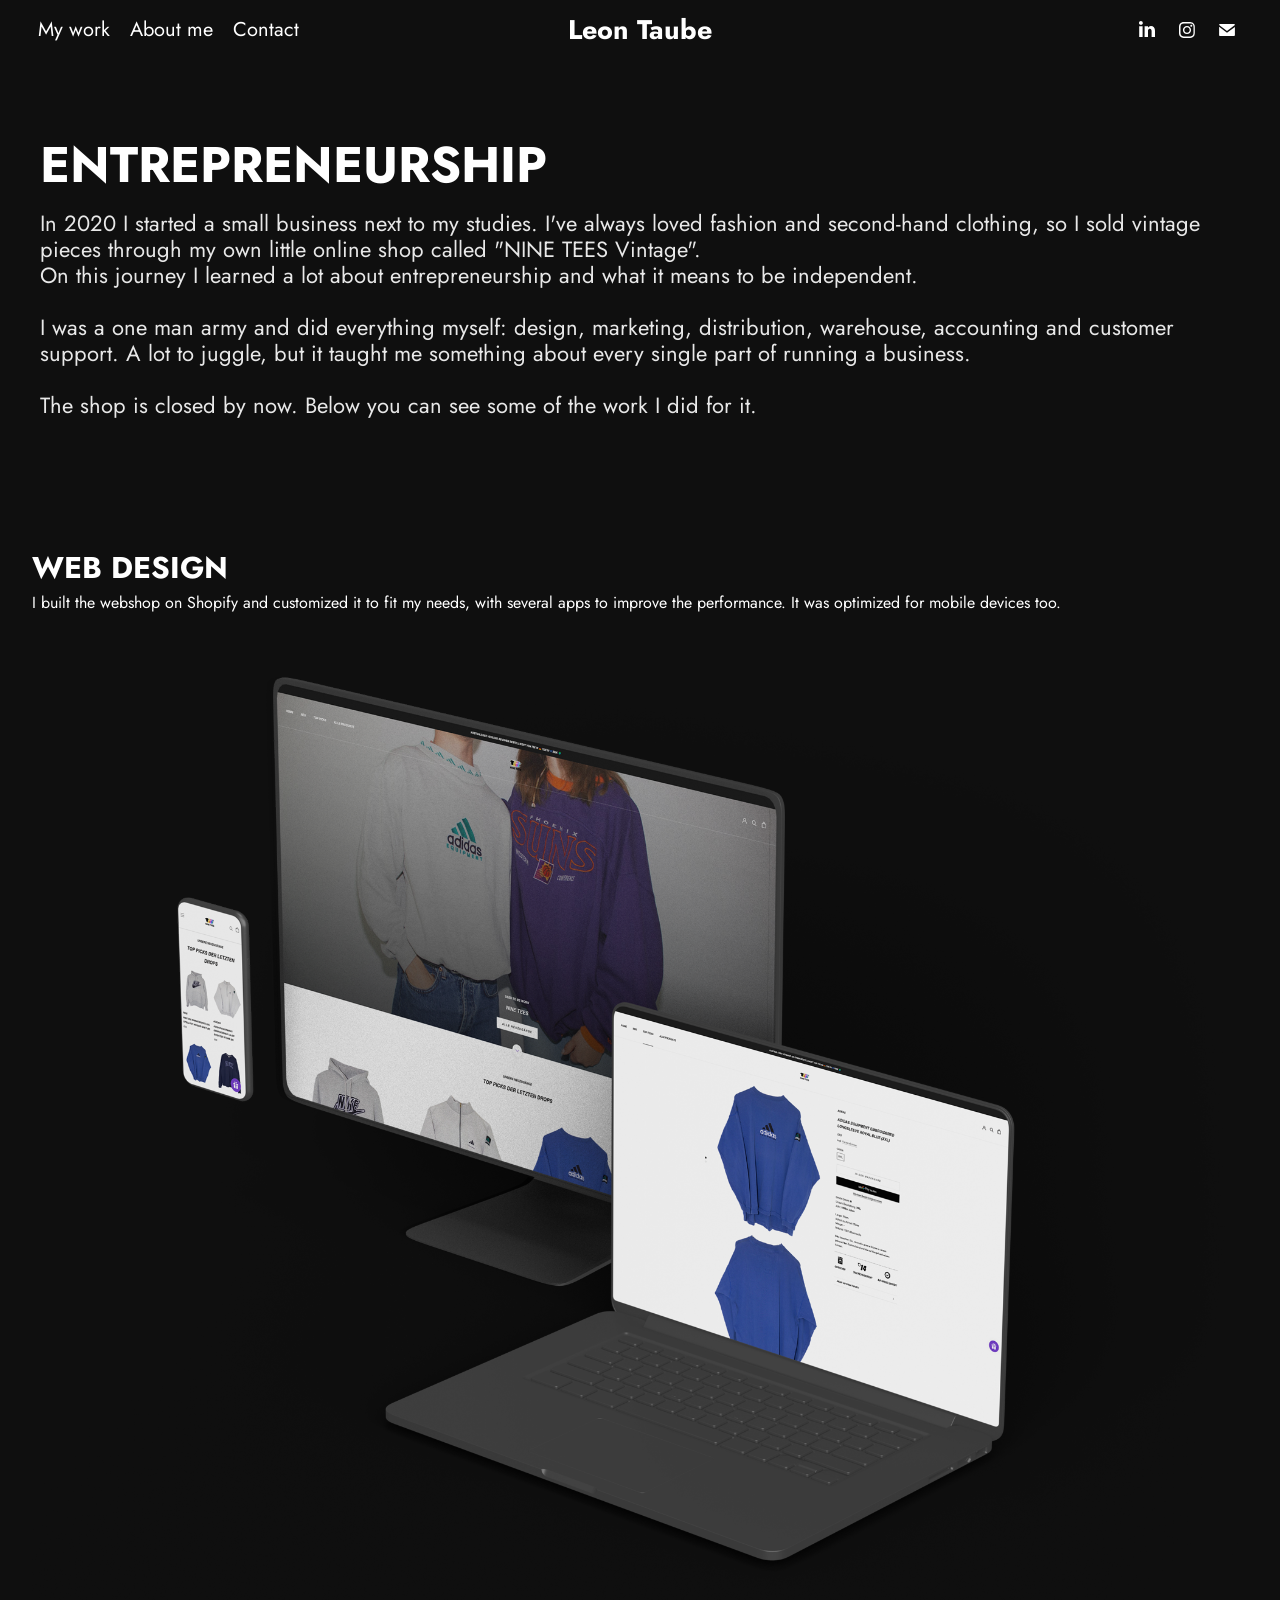
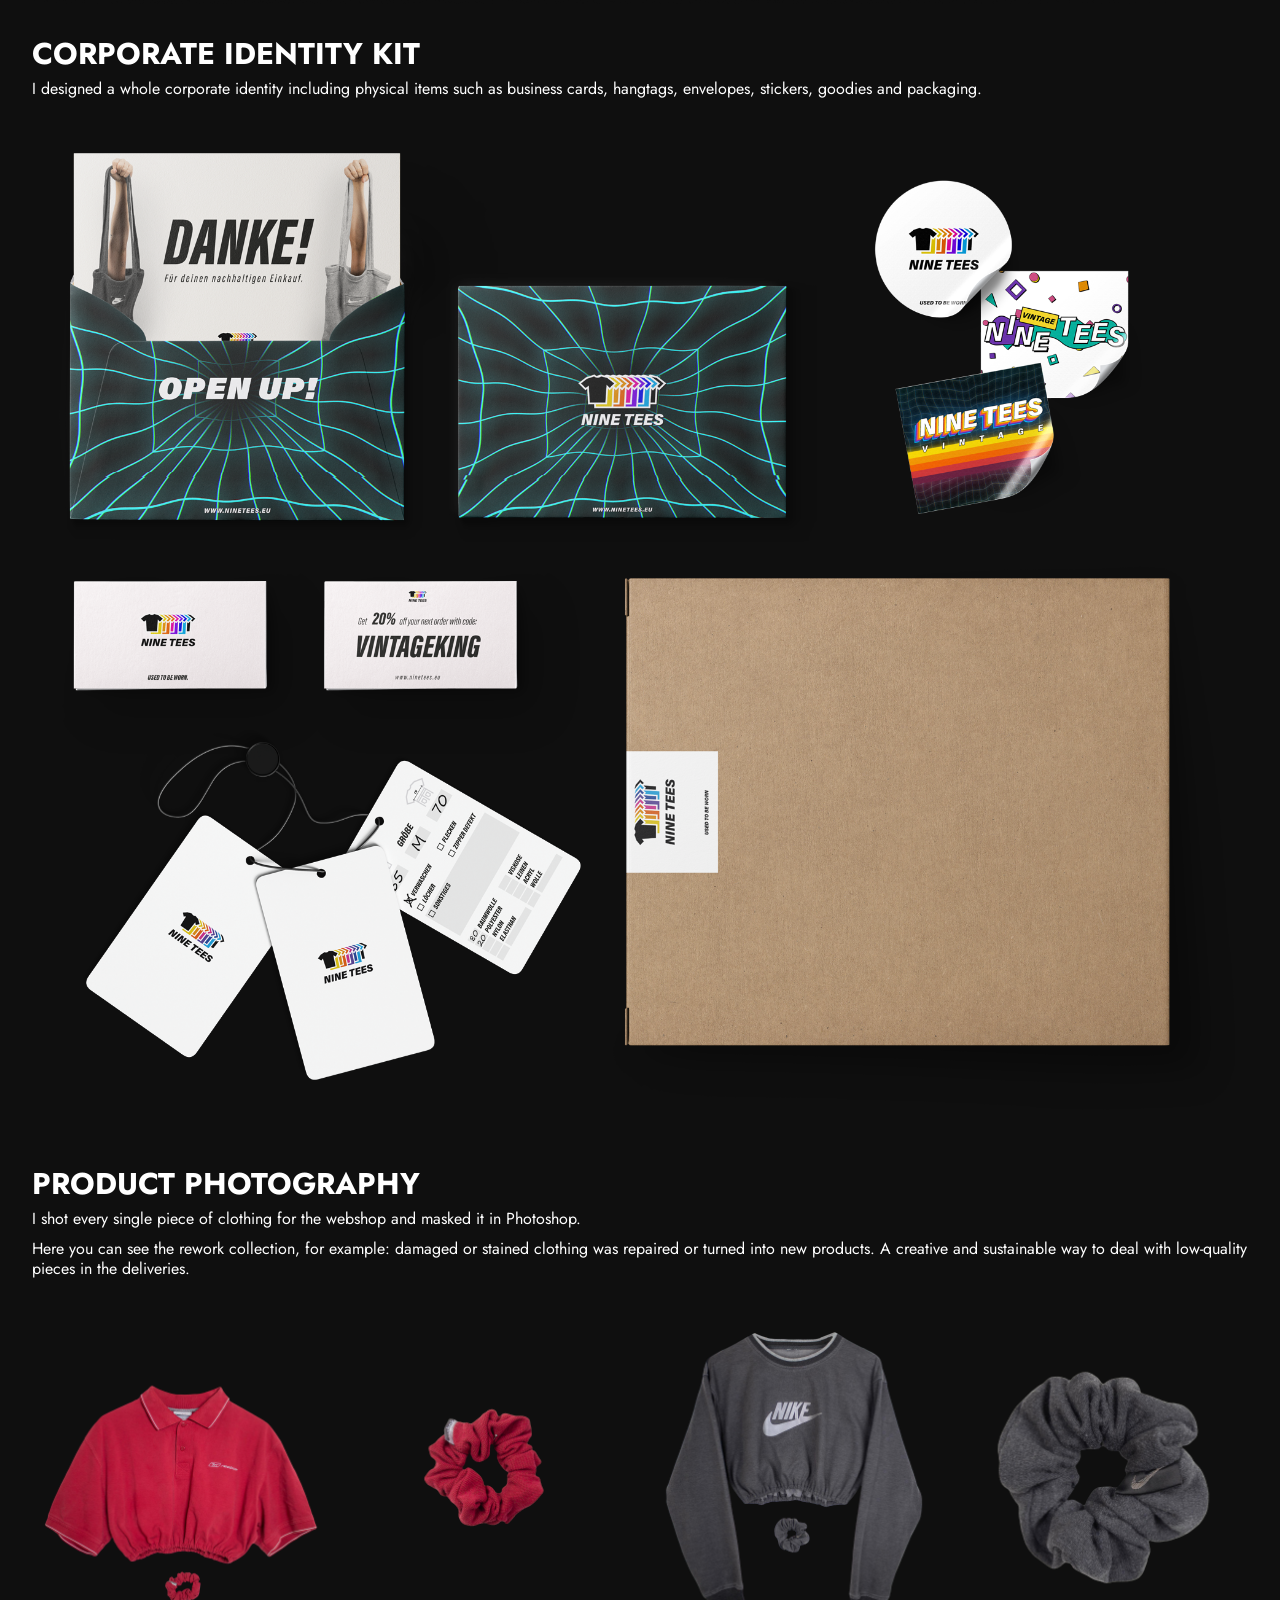
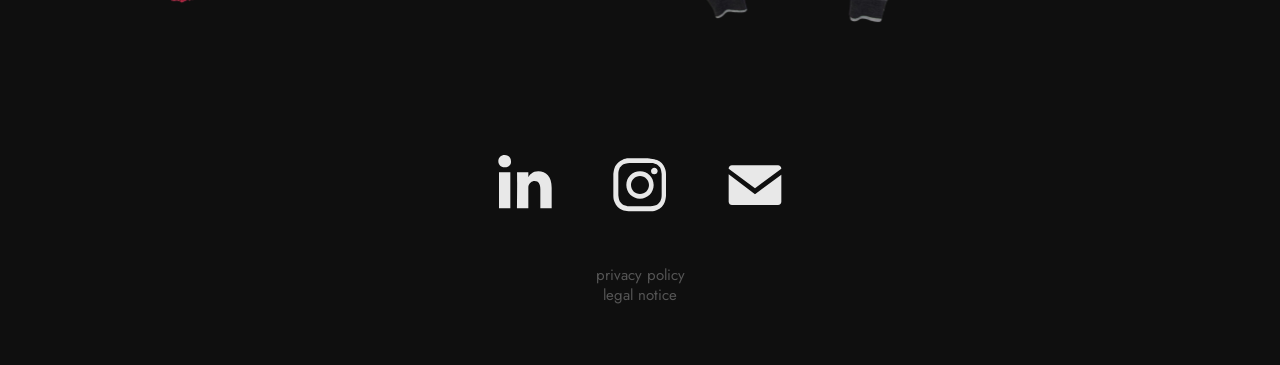
<file: entrepreneurship/index.html>
<!doctype html>
<html lang="en">
<head>
<meta charset="utf-8">
<meta name="viewport" content="width=device-width, initial-scale=1">
<title>Leon Taube - ENTREPRENEURSHIP</title>
<meta name="description" content="In 2020 I started a small business besides of my study. I always loved fashion and second hand clothing. Therefore I started to sell vintage clothing through my own little online shop called &quot;NINE TEES Vintage&quot;.
 On this journey I&#x27;ve learned alot about entrepreneurship and what it means being independent in general.

I am still a one man army and do everything by myself. From design, marketing, distribution, warehouse to accounting and customer support. These are a lot of tasks to manage but it helped me gain valuable knowledge in every single issue.

In the following you can discover some of the work I&#x27;ve done in context of NINE TEES Vintage.">
<link rel="canonical" href="https://leontaube.com/entrepreneurship/">
<meta property="og:title" content="Leon Taube - ENTREPRENEURSHIP">
<meta property="og:description" content="In 2020 I started a small business besides of my study. I always loved fashion and second hand clothing. Therefore I started to sell vintage clothing through my own little online shop called &quot;NINE TEES Vintage&quot;.
 On this journey I&#x27;ve learned alot about entrepreneurship and what it means being independent in general.

I am still a one man army and do everything by myself. From design, marketing, distribution, warehouse to accounting and customer support. These are a lot of tasks to manage but it helped me gain valuable knowledge in every single issue.

In the following you can discover some of the work I&#x27;ve done in context of NINE TEES Vintage.">
<meta property="og:url" content="https://leontaube.com/entrepreneurship/">
<meta property="og:type" content="website">

<link rel="icon" type="image/png" href="/media/favicon-32.png">
<link rel="apple-touch-icon" href="/media/apple-touch-icon.png">
<link rel="preload" href="/static/fonts/jost.woff2" as="font" type="font/woff2" crossorigin>
<link rel="stylesheet" href="/static/style.css?v=379a0a34">
</head>
<body class="page-entrepreneurship">
<header class="site-header" id="top">
  <nav class="main-nav" aria-label="Main"><a class="nav-link" href="/">My work</a><a class="nav-link" href="/about-me/">About me</a><a class="nav-link" href="/contact/">Contact</a></nav>
  <div class="logo"><a href="/">Leon Taube</a></div>
  <div class="header-social"><ul class="social"><li><a href="https://www.linkedin.com/in/leon-taube-a641a1212/" target="_blank" rel="noopener" aria-label="LinkedIn"><svg viewBox="0 0 30 24" aria-hidden="true" focusable="false"><path d="M19.6,19v-5.8c0-1.4-0.5-2.4-1.7-2.4c-1,0-1.5,0.7-1.8,1.3C16,12.3,16,12.6,16,13v6h-3.4c0,0,0.1-9.8,0-10.8H16v1.5c0,0,0,0,0,0h0v0C16.4,9,17.2,7.9,19,7.9c2.3,0,4,1.5,4,4.9V19H19.6z M8.9,6.7L8.9,6.7C7.7,6.7,7,5.9,7,4.9C7,3.8,7.8,3,8.9,3s1.9,0.8,1.9,1.9C10.9,5.9,10.1,6.7,8.9,6.7z M10.6,19H7.2V8.2h3.4V19z"/></svg></a></li><li><a href="https://www.instagram.com/leontbe/" target="_blank" rel="noopener" aria-label="Instagram"><svg viewBox="0 0 30 24" aria-hidden="true" focusable="false"><path d="M15,5.4c2.1,0,2.4,0,3.2,0c0.8,0,1.2,0.2,1.5,0.3c0.4,0.1,0.6,0.3,0.9,0.6c0.3,0.3,0.5,0.5,0.6,0.9c0.1,0.3,0.2,0.7,0.3,1.5c0,0.8,0,1.1,0,3.2s0,2.4,0,3.2c0,0.8-0.2,1.2-0.3,1.5c-0.1,0.4-0.3,0.6-0.6,0.9c-0.3,0.3-0.5,0.5-0.9,0.6c-0.3,0.1-0.7,0.2-1.5,0.3c-0.8,0-1.1,0-3.2,0s-2.4,0-3.2,0c-0.8,0-1.2-0.2-1.5-0.3c-0.4-0.1-0.6-0.3-0.9-0.6c-0.3-0.3-0.5-0.5-0.6-0.9c-0.1-0.3-0.2-0.7-0.3-1.5c0-0.8,0-1.1,0-3.2s0-2.4,0-3.2c0-0.8,0.2-1.2,0.3-1.5c0.1-0.4,0.3-0.6,0.6-0.9c0.3-0.3,0.5-0.5,0.9-0.6c0.3-0.1,0.7-0.2,1.5-0.3C12.6,5.4,12.9,5.4,15,5.4 M15,4c-2.2,0-2.4,0-3.3,0c-0.9,0-1.4,0.2-1.9,0.4c-0.5,0.2-1,0.5-1.4,0.9C7.9,5.8,7.6,6.2,7.4,6.8C7.2,7.3,7.1,7.9,7,8.7C7,9.6,7,9.8,7,12s0,2.4,0,3.3c0,0.9,0.2,1.4,0.4,1.9c0.2,0.5,0.5,1,0.9,1.4c0.4,0.4,0.9,0.7,1.4,0.9c0.5,0.2,1.1,0.3,1.9,0.4c0.9,0,1.1,0,3.3,0s2.4,0,3.3,0c0.9,0,1.4-0.2,1.9-0.4c0.5-0.2,1-0.5,1.4-0.9c0.4-0.4,0.7-0.9,0.9-1.4c0.2-0.5,0.3-1.1,0.4-1.9c0-0.9,0-1.1,0-3.3s0-2.4,0-3.3c0-0.9-0.2-1.4-0.4-1.9c-0.2-0.5-0.5-1-0.9-1.4c-0.4-0.4-0.9-0.7-1.4-0.9c-0.5-0.2-1.1-0.3-1.9-0.4C17.4,4,17.2,4,15,4L15,4z M15,7.9c-2.3,0-4.1,1.8-4.1,4.1s1.8,4.1,4.1,4.1s4.1-1.8,4.1-4.1S17.3,7.9,15,7.9z M15,14.7c-1.5,0-2.7-1.2-2.7-2.7c0-1.5,1.2-2.7,2.7-2.7s2.7,1.2,2.7,2.7C17.7,13.5,16.5,14.7,15,14.7z M19.3,6.8c-0.5,0-1,0.4-1,1s0.4,1,1,1c0.5,0,1-0.4,1-1S19.8,6.8,19.3,6.8z"/></svg></a></li><li><a href="mailto:leon.taube@web.de" aria-label="E-Mail"><svg viewBox="0 0 30 24" aria-hidden="true" focusable="false"><path d="M15,13L7.1,7.1c0-0.5,0.4-1,1-1h13.8c0.5,0,1,0.4,1,1L15,13z M15,14.8l7.9-5.9v8.1c0,0.5-0.4,1-1,1H8.1c-0.5,0-1-0.4-1-1V8.8L15,14.8z"/></svg></a></li></ul></div>
  <button class="hamburger" type="button" aria-label="Open menu" aria-expanded="false" aria-controls="mobile-nav"><i></i><i></i><i></i></button>
</header>
<div class="mobile-nav" id="mobile-nav" hidden>
  <button class="close-nav" type="button" aria-label="Close menu"></button>
  <nav aria-label="Mobile"><a class="nav-link" href="/">My work</a><a class="nav-link" href="/about-me/">About me</a><a class="nav-link" href="/contact/">Contact</a></nav>
  <div class="mobile-social"><ul class="social"><li><a href="https://www.linkedin.com/in/leon-taube-a641a1212/" target="_blank" rel="noopener" aria-label="LinkedIn"><svg viewBox="0 0 30 24" aria-hidden="true" focusable="false"><path d="M19.6,19v-5.8c0-1.4-0.5-2.4-1.7-2.4c-1,0-1.5,0.7-1.8,1.3C16,12.3,16,12.6,16,13v6h-3.4c0,0,0.1-9.8,0-10.8H16v1.5c0,0,0,0,0,0h0v0C16.4,9,17.2,7.9,19,7.9c2.3,0,4,1.5,4,4.9V19H19.6z M8.9,6.7L8.9,6.7C7.7,6.7,7,5.9,7,4.9C7,3.8,7.8,3,8.9,3s1.9,0.8,1.9,1.9C10.9,5.9,10.1,6.7,8.9,6.7z M10.6,19H7.2V8.2h3.4V19z"/></svg></a></li><li><a href="https://www.instagram.com/leontbe/" target="_blank" rel="noopener" aria-label="Instagram"><svg viewBox="0 0 30 24" aria-hidden="true" focusable="false"><path d="M15,5.4c2.1,0,2.4,0,3.2,0c0.8,0,1.2,0.2,1.5,0.3c0.4,0.1,0.6,0.3,0.9,0.6c0.3,0.3,0.5,0.5,0.6,0.9c0.1,0.3,0.2,0.7,0.3,1.5c0,0.8,0,1.1,0,3.2s0,2.4,0,3.2c0,0.8-0.2,1.2-0.3,1.5c-0.1,0.4-0.3,0.6-0.6,0.9c-0.3,0.3-0.5,0.5-0.9,0.6c-0.3,0.1-0.7,0.2-1.5,0.3c-0.8,0-1.1,0-3.2,0s-2.4,0-3.2,0c-0.8,0-1.2-0.2-1.5-0.3c-0.4-0.1-0.6-0.3-0.9-0.6c-0.3-0.3-0.5-0.5-0.6-0.9c-0.1-0.3-0.2-0.7-0.3-1.5c0-0.8,0-1.1,0-3.2s0-2.4,0-3.2c0-0.8,0.2-1.2,0.3-1.5c0.1-0.4,0.3-0.6,0.6-0.9c0.3-0.3,0.5-0.5,0.9-0.6c0.3-0.1,0.7-0.2,1.5-0.3C12.6,5.4,12.9,5.4,15,5.4 M15,4c-2.2,0-2.4,0-3.3,0c-0.9,0-1.4,0.2-1.9,0.4c-0.5,0.2-1,0.5-1.4,0.9C7.9,5.8,7.6,6.2,7.4,6.8C7.2,7.3,7.1,7.9,7,8.7C7,9.6,7,9.8,7,12s0,2.4,0,3.3c0,0.9,0.2,1.4,0.4,1.9c0.2,0.5,0.5,1,0.9,1.4c0.4,0.4,0.9,0.7,1.4,0.9c0.5,0.2,1.1,0.3,1.9,0.4c0.9,0,1.1,0,3.3,0s2.4,0,3.3,0c0.9,0,1.4-0.2,1.9-0.4c0.5-0.2,1-0.5,1.4-0.9c0.4-0.4,0.7-0.9,0.9-1.4c0.2-0.5,0.3-1.1,0.4-1.9c0-0.9,0-1.1,0-3.3s0-2.4,0-3.3c0-0.9-0.2-1.4-0.4-1.9c-0.2-0.5-0.5-1-0.9-1.4c-0.4-0.4-0.9-0.7-1.4-0.9c-0.5-0.2-1.1-0.3-1.9-0.4C17.4,4,17.2,4,15,4L15,4z M15,7.9c-2.3,0-4.1,1.8-4.1,4.1s1.8,4.1,4.1,4.1s4.1-1.8,4.1-4.1S17.3,7.9,15,7.9z M15,14.7c-1.5,0-2.7-1.2-2.7-2.7c0-1.5,1.2-2.7,2.7-2.7s2.7,1.2,2.7,2.7C17.7,13.5,16.5,14.7,15,14.7z M19.3,6.8c-0.5,0-1,0.4-1,1s0.4,1,1,1c0.5,0,1-0.4,1-1S19.8,6.8,19.3,6.8z"/></svg></a></li><li><a href="mailto:leon.taube@web.de" aria-label="E-Mail"><svg viewBox="0 0 30 24" aria-hidden="true" focusable="false"><path d="M15,13L7.1,7.1c0-0.5,0.4-1,1-1h13.8c0.5,0,1,0.4,1,1L15,13z M15,14.8l7.9-5.9v8.1c0,0.5-0.4,1-1,1H8.1c-0.5,0-1-0.4-1-1V8.8L15,14.8z"/></svg></a></li></ul></div>
</div>
<main>
<div class="header-placeholder"></div>
<header class="page-header"><h1 class="title">ENTREPRENEURSHIP</h1><p class="description">In 2020 I started a small business next to my studies. I&#x27;ve always loved fashion and second-hand clothing, so I sold vintage pieces through my own little online shop called &quot;NINE TEES Vintage&quot;.
On this journey I learned a lot about entrepreneurship and what it means to be independent.

I was a one man army and did everything myself: design, marketing, distribution, warehouse, accounting and customer support. A lot to juggle, but it taught me something about every single part of running a business.

The shop is closed by now. Below you can see some of the work I did for it.</p></header>
<div class="modules"><div class="module text" style="width:95%;max-width:2000px;padding-top:40px;padding-bottom:10px"><div class="rich-text"><div style="text-align:left"><span style="color:#ffffff"><span style="font-weight:700;font-size:30px">WEB DESIGN</span></span></div><div style="text-align:left"><span style="color:#ffffff">I built the webshop on Shopify and customized it to fit my needs, with several apps to improve the performance. It was optimized for mobile devices too.</span></div></div></div>
<figure class="module image" style="width:95%"><a class="lb" href="/media/a25a79dd-47cc-4fcd-bf14-9858010ddc2f.png" data-lb="g1" data-w="1999" data-h="1596"><img src="/media/a25a79dd-47cc-4fcd-bf14-9858010ddc2f_1200.png" srcset="/media/a25a79dd-47cc-4fcd-bf14-9858010ddc2f_1200.png 1200w, /media/a25a79dd-47cc-4fcd-bf14-9858010ddc2f.png 1999w" sizes="(max-width: 1440px) 95vw, 1440px" width="1999" height="1596" alt="" loading="lazy" decoding="async"></a></figure>
<div class="module text" style="width:95%;max-width:2000px;padding-bottom:10px"><div class="rich-text"><div style="line-height:20px;text-align:left"><span style="color:#ffffff"><span style="font-size:30px"><span style="font-weight:700">CORPORATE IDENTITY KIT</span></span></span></div><div style="text-align:left"><span style="color:#ffffff">I designed a whole corporate identity including physical items such as business cards, hangtags, envelopes, stickers, goodies and packaging.</span><br></div></div></div>
<figure class="module image" style="width:95%"><a class="lb" href="/media/269aa45b-3a66-49a4-b44a-9d1dadf0f5ea.png" data-lb="g2" data-w="1980" data-h="1620"><img src="/media/269aa45b-3a66-49a4-b44a-9d1dadf0f5ea_1200.png" srcset="/media/269aa45b-3a66-49a4-b44a-9d1dadf0f5ea_1200.png 1200w, /media/269aa45b-3a66-49a4-b44a-9d1dadf0f5ea.png 1980w" sizes="(max-width: 1440px) 95vw, 1440px" width="1980" height="1620" alt="" loading="lazy" decoding="async"></a></figure>
<div class="module text" style="width:95%;max-width:2000px;padding-top:40px;padding-bottom:40px"><div class="rich-text"><div style="text-align:left"><span style="color:#ffffff"><span style="font-weight:700;font-size:30px">PRODUCT PHOTOGRAPHY</span></span></div><div style="text-align:left"><span style="color:#ffffff">I shot every single piece of clothing for the webshop and masked it in Photoshop.</span></div><div style="text-align:left"><span style="color:#ffffff">Here you can see the rework collection, for example: damaged or stained clothing was repaired or turned into new products. A creative and sustainable way to deal with low-quality pieces in the deliveries.</span></div></div></div>
<div class="module grid" style="width:95%"><div class="grid-main"><div class="grid-row"><a class="grid-item lb" href="/media/e363eace-e98b-4937-8c77-e40dbd33b96a.png" data-lb="g3" data-w="1500" data-h="1500" style="flex-grow:100.000"><span class="grid-img" style="aspect-ratio:1500/1500"><img src="/media/e363eace-e98b-4937-8c77-e40dbd33b96a_1200.png" srcset="/media/e363eace-e98b-4937-8c77-e40dbd33b96a_1200.png 1200w, /media/e363eace-e98b-4937-8c77-e40dbd33b96a.png 1500w" sizes="(max-width: 768px) 25vw, 24vw" width="1500" height="1500" alt="" loading="lazy" decoding="async"></span></a><a class="grid-item lb" href="/media/9c4101b0-2946-4528-87d5-43bd4c19fcc9.png" data-lb="g3" data-w="1500" data-h="1500" style="flex-grow:100.000"><span class="grid-img" style="aspect-ratio:1500/1500"><img src="/media/9c4101b0-2946-4528-87d5-43bd4c19fcc9_1200.png" srcset="/media/9c4101b0-2946-4528-87d5-43bd4c19fcc9_1200.png 1200w, /media/9c4101b0-2946-4528-87d5-43bd4c19fcc9.png 1500w" sizes="(max-width: 768px) 25vw, 24vw" width="1500" height="1500" alt="" loading="lazy" decoding="async"></span></a><a class="grid-item lb" href="/media/9545b7bd-438f-4535-a077-7885b85254ce.png" data-lb="g3" data-w="1500" data-h="1500" style="flex-grow:100.000"><span class="grid-img" style="aspect-ratio:1500/1500"><img src="/media/9545b7bd-438f-4535-a077-7885b85254ce_1200.png" srcset="/media/9545b7bd-438f-4535-a077-7885b85254ce_1200.png 1200w, /media/9545b7bd-438f-4535-a077-7885b85254ce.png 1500w" sizes="(max-width: 768px) 25vw, 24vw" width="1500" height="1500" alt="" loading="lazy" decoding="async"></span></a><a class="grid-item lb" href="/media/079f1da7-a69c-404b-9ffe-89d6ea32aef8.png" data-lb="g3" data-w="1500" data-h="1500" style="flex-grow:100.000"><span class="grid-img" style="aspect-ratio:1500/1500"><img src="/media/079f1da7-a69c-404b-9ffe-89d6ea32aef8_1200.png" srcset="/media/079f1da7-a69c-404b-9ffe-89d6ea32aef8_1200.png 1200w, /media/079f1da7-a69c-404b-9ffe-89d6ea32aef8.png 1500w" sizes="(max-width: 768px) 25vw, 24vw" width="1500" height="1500" alt="" loading="lazy" decoding="async"></span></a></div></div></div></div>
</main>
<footer class="site-footer"><ul class="social footer-social"><li><a href="https://www.linkedin.com/in/leon-taube-a641a1212/" target="_blank" rel="noopener" aria-label="LinkedIn"><svg viewBox="0 0 30 24" aria-hidden="true" focusable="false"><path d="M19.6,19v-5.8c0-1.4-0.5-2.4-1.7-2.4c-1,0-1.5,0.7-1.8,1.3C16,12.3,16,12.6,16,13v6h-3.4c0,0,0.1-9.8,0-10.8H16v1.5c0,0,0,0,0,0h0v0C16.4,9,17.2,7.9,19,7.9c2.3,0,4,1.5,4,4.9V19H19.6z M8.9,6.7L8.9,6.7C7.7,6.7,7,5.9,7,4.9C7,3.8,7.8,3,8.9,3s1.9,0.8,1.9,1.9C10.9,5.9,10.1,6.7,8.9,6.7z M10.6,19H7.2V8.2h3.4V19z"/></svg></a></li><li><a href="https://www.instagram.com/leontbe/" target="_blank" rel="noopener" aria-label="Instagram"><svg viewBox="0 0 30 24" aria-hidden="true" focusable="false"><path d="M15,5.4c2.1,0,2.4,0,3.2,0c0.8,0,1.2,0.2,1.5,0.3c0.4,0.1,0.6,0.3,0.9,0.6c0.3,0.3,0.5,0.5,0.6,0.9c0.1,0.3,0.2,0.7,0.3,1.5c0,0.8,0,1.1,0,3.2s0,2.4,0,3.2c0,0.8-0.2,1.2-0.3,1.5c-0.1,0.4-0.3,0.6-0.6,0.9c-0.3,0.3-0.5,0.5-0.9,0.6c-0.3,0.1-0.7,0.2-1.5,0.3c-0.8,0-1.1,0-3.2,0s-2.4,0-3.2,0c-0.8,0-1.2-0.2-1.5-0.3c-0.4-0.1-0.6-0.3-0.9-0.6c-0.3-0.3-0.5-0.5-0.6-0.9c-0.1-0.3-0.2-0.7-0.3-1.5c0-0.8,0-1.1,0-3.2s0-2.4,0-3.2c0-0.8,0.2-1.2,0.3-1.5c0.1-0.4,0.3-0.6,0.6-0.9c0.3-0.3,0.5-0.5,0.9-0.6c0.3-0.1,0.7-0.2,1.5-0.3C12.6,5.4,12.9,5.4,15,5.4 M15,4c-2.2,0-2.4,0-3.3,0c-0.9,0-1.4,0.2-1.9,0.4c-0.5,0.2-1,0.5-1.4,0.9C7.9,5.8,7.6,6.2,7.4,6.8C7.2,7.3,7.1,7.9,7,8.7C7,9.6,7,9.8,7,12s0,2.4,0,3.3c0,0.9,0.2,1.4,0.4,1.9c0.2,0.5,0.5,1,0.9,1.4c0.4,0.4,0.9,0.7,1.4,0.9c0.5,0.2,1.1,0.3,1.9,0.4c0.9,0,1.1,0,3.3,0s2.4,0,3.3,0c0.9,0,1.4-0.2,1.9-0.4c0.5-0.2,1-0.5,1.4-0.9c0.4-0.4,0.7-0.9,0.9-1.4c0.2-0.5,0.3-1.1,0.4-1.9c0-0.9,0-1.1,0-3.3s0-2.4,0-3.3c0-0.9-0.2-1.4-0.4-1.9c-0.2-0.5-0.5-1-0.9-1.4c-0.4-0.4-0.9-0.7-1.4-0.9c-0.5-0.2-1.1-0.3-1.9-0.4C17.4,4,17.2,4,15,4L15,4z M15,7.9c-2.3,0-4.1,1.8-4.1,4.1s1.8,4.1,4.1,4.1s4.1-1.8,4.1-4.1S17.3,7.9,15,7.9z M15,14.7c-1.5,0-2.7-1.2-2.7-2.7c0-1.5,1.2-2.7,2.7-2.7s2.7,1.2,2.7,2.7C17.7,13.5,16.5,14.7,15,14.7z M19.3,6.8c-0.5,0-1,0.4-1,1s0.4,1,1,1c0.5,0,1-0.4,1-1S19.8,6.8,19.3,6.8z"/></svg></a></li><li><a href="mailto:leon.taube@web.de" aria-label="E-Mail"><svg viewBox="0 0 30 24" aria-hidden="true" focusable="false"><path d="M15,13L7.1,7.1c0-0.5,0.4-1,1-1h13.8c0.5,0,1,0.4,1,1L15,13z M15,14.8l7.9-5.9v8.1c0,0.5-0.4,1-1,1H8.1c-0.5,0-1-0.4-1-1V8.8L15,14.8z"/></svg></a></li></ul><div class="footer-links"><div><a href="/privacy-policy/">privacy policy</a></div><div><a href="/legal-notice/">legal notice</a></div></div></footer>
<div class="lightbox" hidden role="dialog" aria-modal="true" aria-label="Image viewer">
  <button class="lb-close" type="button" aria-label="Close"></button>
  <button class="lb-prev" type="button" aria-label="Previous image"></button>
  <figure class="lb-figure"><img class="lb-img" alt=""><figcaption class="lb-caption"></figcaption></figure>
  <button class="lb-next" type="button" aria-label="Next image"></button>
</div>
<script src="/static/main.js?v=379a0a34" defer></script>
</body>
</html>
</file>
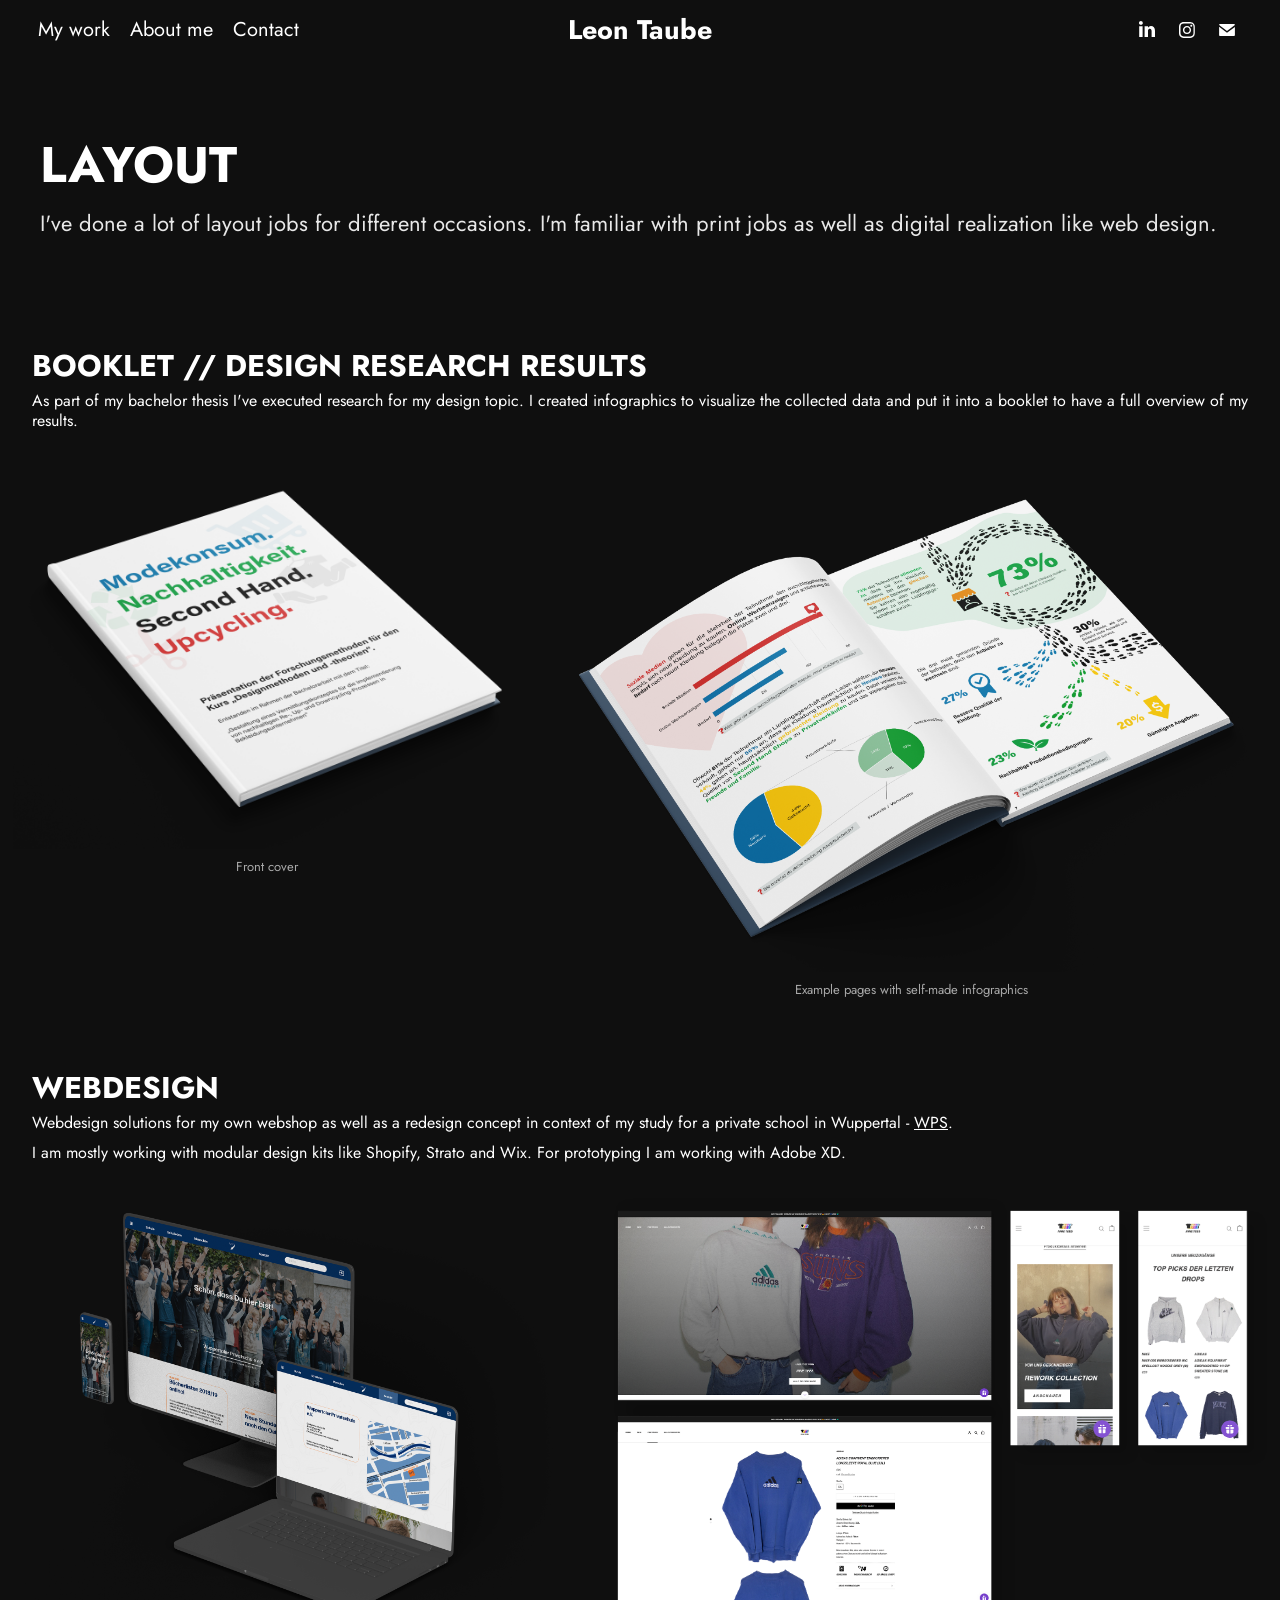
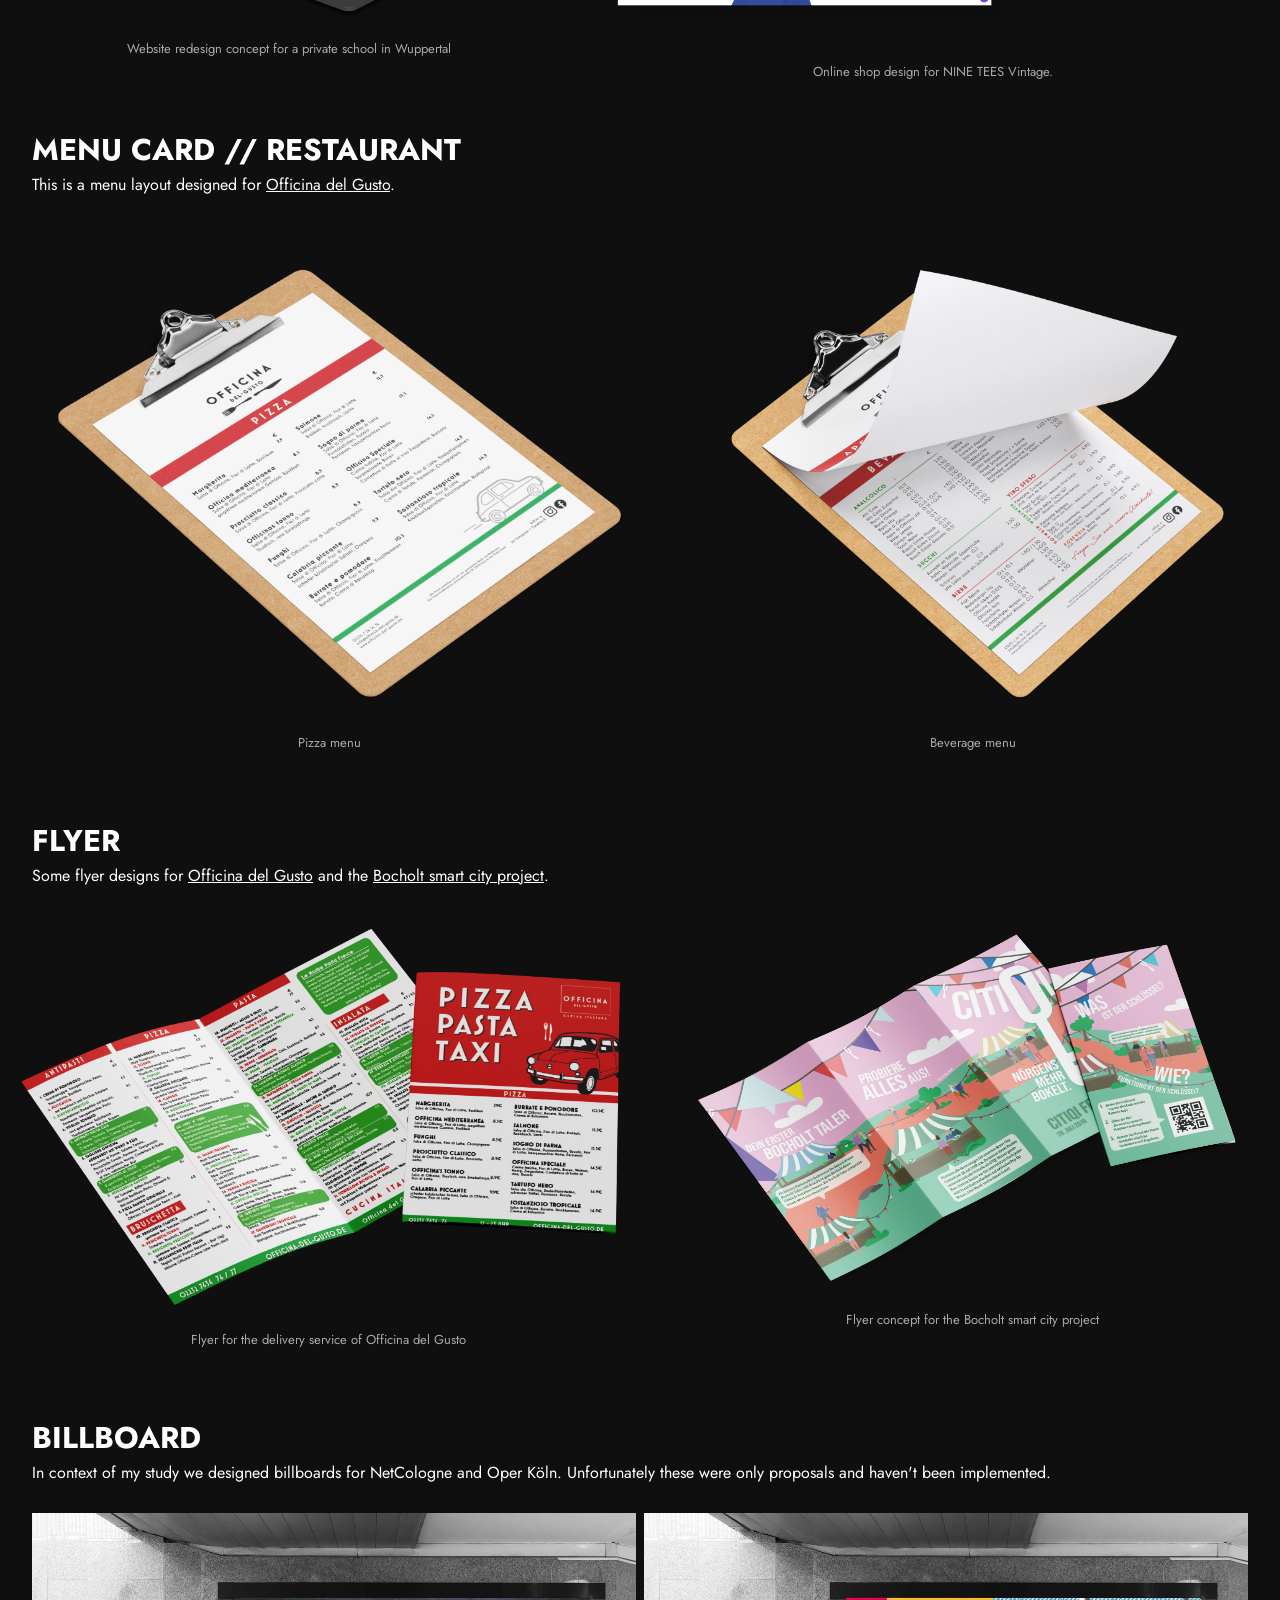
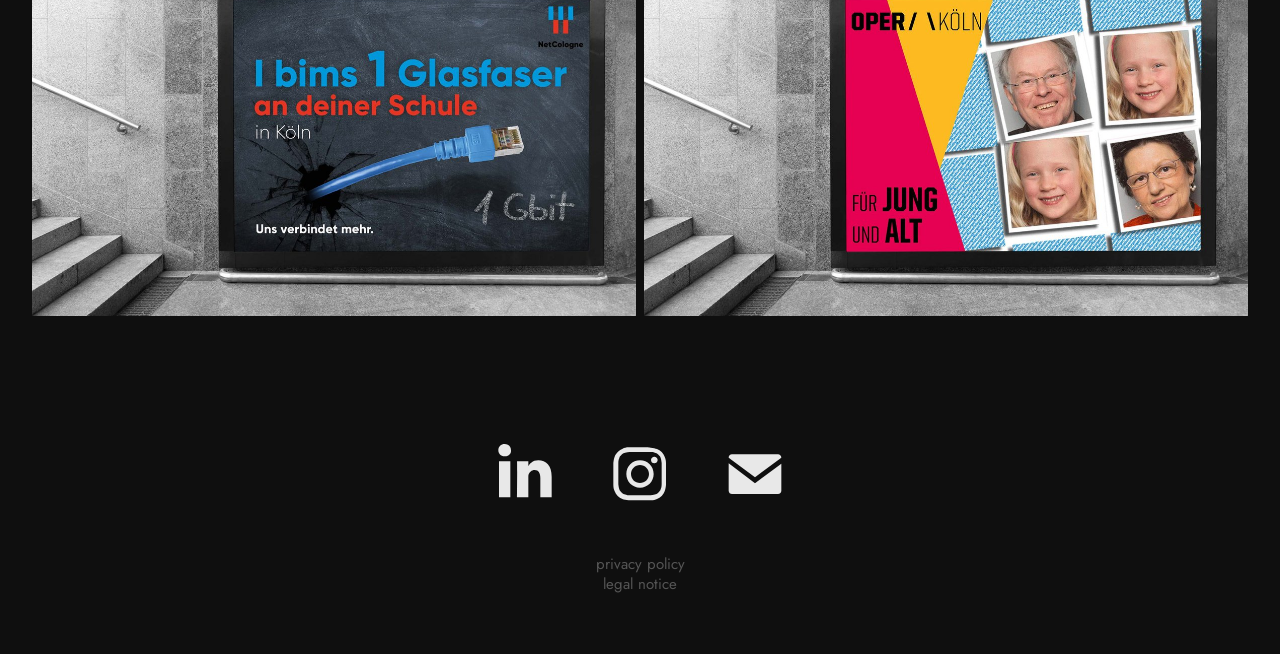
<file: layout/index.html>
<!doctype html>
<html lang="en">
<head>
<meta charset="utf-8">
<meta name="viewport" content="width=device-width, initial-scale=1">
<title>Leon Taube - LAYOUT</title>
<meta name="description" content="I&#x27;ve done a lot of layout jobs for different occasions. I&#x27;m familiar with print jobs as well as digital realization like web design.">
<link rel="canonical" href="https://leontaube.com/layout/">
<meta property="og:title" content="Leon Taube - LAYOUT">
<meta property="og:description" content="I&#x27;ve done a lot of layout jobs for different occasions. I&#x27;m familiar with print jobs as well as digital realization like web design.">
<meta property="og:url" content="https://leontaube.com/layout/">
<meta property="og:type" content="website">

<link rel="icon" type="image/png" href="/media/favicon-32.png">
<link rel="apple-touch-icon" href="/media/apple-touch-icon.png">
<link rel="preload" href="/static/fonts/jost.woff2" as="font" type="font/woff2" crossorigin>
<link rel="stylesheet" href="/static/style.css?v=379a0a34">
</head>
<body class="page-layout">
<header class="site-header" id="top">
  <nav class="main-nav" aria-label="Main"><a class="nav-link" href="/">My work</a><a class="nav-link" href="/about-me/">About me</a><a class="nav-link" href="/contact/">Contact</a></nav>
  <div class="logo"><a href="/">Leon Taube</a></div>
  <div class="header-social"><ul class="social"><li><a href="https://www.linkedin.com/in/leon-taube-a641a1212/" target="_blank" rel="noopener" aria-label="LinkedIn"><svg viewBox="0 0 30 24" aria-hidden="true" focusable="false"><path d="M19.6,19v-5.8c0-1.4-0.5-2.4-1.7-2.4c-1,0-1.5,0.7-1.8,1.3C16,12.3,16,12.6,16,13v6h-3.4c0,0,0.1-9.8,0-10.8H16v1.5c0,0,0,0,0,0h0v0C16.4,9,17.2,7.9,19,7.9c2.3,0,4,1.5,4,4.9V19H19.6z M8.9,6.7L8.9,6.7C7.7,6.7,7,5.9,7,4.9C7,3.8,7.8,3,8.9,3s1.9,0.8,1.9,1.9C10.9,5.9,10.1,6.7,8.9,6.7z M10.6,19H7.2V8.2h3.4V19z"/></svg></a></li><li><a href="https://www.instagram.com/leontbe/" target="_blank" rel="noopener" aria-label="Instagram"><svg viewBox="0 0 30 24" aria-hidden="true" focusable="false"><path d="M15,5.4c2.1,0,2.4,0,3.2,0c0.8,0,1.2,0.2,1.5,0.3c0.4,0.1,0.6,0.3,0.9,0.6c0.3,0.3,0.5,0.5,0.6,0.9c0.1,0.3,0.2,0.7,0.3,1.5c0,0.8,0,1.1,0,3.2s0,2.4,0,3.2c0,0.8-0.2,1.2-0.3,1.5c-0.1,0.4-0.3,0.6-0.6,0.9c-0.3,0.3-0.5,0.5-0.9,0.6c-0.3,0.1-0.7,0.2-1.5,0.3c-0.8,0-1.1,0-3.2,0s-2.4,0-3.2,0c-0.8,0-1.2-0.2-1.5-0.3c-0.4-0.1-0.6-0.3-0.9-0.6c-0.3-0.3-0.5-0.5-0.6-0.9c-0.1-0.3-0.2-0.7-0.3-1.5c0-0.8,0-1.1,0-3.2s0-2.4,0-3.2c0-0.8,0.2-1.2,0.3-1.5c0.1-0.4,0.3-0.6,0.6-0.9c0.3-0.3,0.5-0.5,0.9-0.6c0.3-0.1,0.7-0.2,1.5-0.3C12.6,5.4,12.9,5.4,15,5.4 M15,4c-2.2,0-2.4,0-3.3,0c-0.9,0-1.4,0.2-1.9,0.4c-0.5,0.2-1,0.5-1.4,0.9C7.9,5.8,7.6,6.2,7.4,6.8C7.2,7.3,7.1,7.9,7,8.7C7,9.6,7,9.8,7,12s0,2.4,0,3.3c0,0.9,0.2,1.4,0.4,1.9c0.2,0.5,0.5,1,0.9,1.4c0.4,0.4,0.9,0.7,1.4,0.9c0.5,0.2,1.1,0.3,1.9,0.4c0.9,0,1.1,0,3.3,0s2.4,0,3.3,0c0.9,0,1.4-0.2,1.9-0.4c0.5-0.2,1-0.5,1.4-0.9c0.4-0.4,0.7-0.9,0.9-1.4c0.2-0.5,0.3-1.1,0.4-1.9c0-0.9,0-1.1,0-3.3s0-2.4,0-3.3c0-0.9-0.2-1.4-0.4-1.9c-0.2-0.5-0.5-1-0.9-1.4c-0.4-0.4-0.9-0.7-1.4-0.9c-0.5-0.2-1.1-0.3-1.9-0.4C17.4,4,17.2,4,15,4L15,4z M15,7.9c-2.3,0-4.1,1.8-4.1,4.1s1.8,4.1,4.1,4.1s4.1-1.8,4.1-4.1S17.3,7.9,15,7.9z M15,14.7c-1.5,0-2.7-1.2-2.7-2.7c0-1.5,1.2-2.7,2.7-2.7s2.7,1.2,2.7,2.7C17.7,13.5,16.5,14.7,15,14.7z M19.3,6.8c-0.5,0-1,0.4-1,1s0.4,1,1,1c0.5,0,1-0.4,1-1S19.8,6.8,19.3,6.8z"/></svg></a></li><li><a href="mailto:leon.taube@web.de" aria-label="E-Mail"><svg viewBox="0 0 30 24" aria-hidden="true" focusable="false"><path d="M15,13L7.1,7.1c0-0.5,0.4-1,1-1h13.8c0.5,0,1,0.4,1,1L15,13z M15,14.8l7.9-5.9v8.1c0,0.5-0.4,1-1,1H8.1c-0.5,0-1-0.4-1-1V8.8L15,14.8z"/></svg></a></li></ul></div>
  <button class="hamburger" type="button" aria-label="Open menu" aria-expanded="false" aria-controls="mobile-nav"><i></i><i></i><i></i></button>
</header>
<div class="mobile-nav" id="mobile-nav" hidden>
  <button class="close-nav" type="button" aria-label="Close menu"></button>
  <nav aria-label="Mobile"><a class="nav-link" href="/">My work</a><a class="nav-link" href="/about-me/">About me</a><a class="nav-link" href="/contact/">Contact</a></nav>
  <div class="mobile-social"><ul class="social"><li><a href="https://www.linkedin.com/in/leon-taube-a641a1212/" target="_blank" rel="noopener" aria-label="LinkedIn"><svg viewBox="0 0 30 24" aria-hidden="true" focusable="false"><path d="M19.6,19v-5.8c0-1.4-0.5-2.4-1.7-2.4c-1,0-1.5,0.7-1.8,1.3C16,12.3,16,12.6,16,13v6h-3.4c0,0,0.1-9.8,0-10.8H16v1.5c0,0,0,0,0,0h0v0C16.4,9,17.2,7.9,19,7.9c2.3,0,4,1.5,4,4.9V19H19.6z M8.9,6.7L8.9,6.7C7.7,6.7,7,5.9,7,4.9C7,3.8,7.8,3,8.9,3s1.9,0.8,1.9,1.9C10.9,5.9,10.1,6.7,8.9,6.7z M10.6,19H7.2V8.2h3.4V19z"/></svg></a></li><li><a href="https://www.instagram.com/leontbe/" target="_blank" rel="noopener" aria-label="Instagram"><svg viewBox="0 0 30 24" aria-hidden="true" focusable="false"><path d="M15,5.4c2.1,0,2.4,0,3.2,0c0.8,0,1.2,0.2,1.5,0.3c0.4,0.1,0.6,0.3,0.9,0.6c0.3,0.3,0.5,0.5,0.6,0.9c0.1,0.3,0.2,0.7,0.3,1.5c0,0.8,0,1.1,0,3.2s0,2.4,0,3.2c0,0.8-0.2,1.2-0.3,1.5c-0.1,0.4-0.3,0.6-0.6,0.9c-0.3,0.3-0.5,0.5-0.9,0.6c-0.3,0.1-0.7,0.2-1.5,0.3c-0.8,0-1.1,0-3.2,0s-2.4,0-3.2,0c-0.8,0-1.2-0.2-1.5-0.3c-0.4-0.1-0.6-0.3-0.9-0.6c-0.3-0.3-0.5-0.5-0.6-0.9c-0.1-0.3-0.2-0.7-0.3-1.5c0-0.8,0-1.1,0-3.2s0-2.4,0-3.2c0-0.8,0.2-1.2,0.3-1.5c0.1-0.4,0.3-0.6,0.6-0.9c0.3-0.3,0.5-0.5,0.9-0.6c0.3-0.1,0.7-0.2,1.5-0.3C12.6,5.4,12.9,5.4,15,5.4 M15,4c-2.2,0-2.4,0-3.3,0c-0.9,0-1.4,0.2-1.9,0.4c-0.5,0.2-1,0.5-1.4,0.9C7.9,5.8,7.6,6.2,7.4,6.8C7.2,7.3,7.1,7.9,7,8.7C7,9.6,7,9.8,7,12s0,2.4,0,3.3c0,0.9,0.2,1.4,0.4,1.9c0.2,0.5,0.5,1,0.9,1.4c0.4,0.4,0.9,0.7,1.4,0.9c0.5,0.2,1.1,0.3,1.9,0.4c0.9,0,1.1,0,3.3,0s2.4,0,3.3,0c0.9,0,1.4-0.2,1.9-0.4c0.5-0.2,1-0.5,1.4-0.9c0.4-0.4,0.7-0.9,0.9-1.4c0.2-0.5,0.3-1.1,0.4-1.9c0-0.9,0-1.1,0-3.3s0-2.4,0-3.3c0-0.9-0.2-1.4-0.4-1.9c-0.2-0.5-0.5-1-0.9-1.4c-0.4-0.4-0.9-0.7-1.4-0.9c-0.5-0.2-1.1-0.3-1.9-0.4C17.4,4,17.2,4,15,4L15,4z M15,7.9c-2.3,0-4.1,1.8-4.1,4.1s1.8,4.1,4.1,4.1s4.1-1.8,4.1-4.1S17.3,7.9,15,7.9z M15,14.7c-1.5,0-2.7-1.2-2.7-2.7c0-1.5,1.2-2.7,2.7-2.7s2.7,1.2,2.7,2.7C17.7,13.5,16.5,14.7,15,14.7z M19.3,6.8c-0.5,0-1,0.4-1,1s0.4,1,1,1c0.5,0,1-0.4,1-1S19.8,6.8,19.3,6.8z"/></svg></a></li><li><a href="mailto:leon.taube@web.de" aria-label="E-Mail"><svg viewBox="0 0 30 24" aria-hidden="true" focusable="false"><path d="M15,13L7.1,7.1c0-0.5,0.4-1,1-1h13.8c0.5,0,1,0.4,1,1L15,13z M15,14.8l7.9-5.9v8.1c0,0.5-0.4,1-1,1H8.1c-0.5,0-1-0.4-1-1V8.8L15,14.8z"/></svg></a></li></ul></div>
</div>
<main>
<div class="header-placeholder"></div>
<header class="page-header"><h1 class="title">LAYOUT</h1><p class="description">I&#x27;ve done a lot of layout jobs for different occasions. I&#x27;m familiar with print jobs as well as digital realization like web design.</p></header>
<div class="modules"><div class="module text" style="width:95%;max-width:2000px"><div class="rich-text"><div style="text-align:left"><span style="color:#ffffff"><span style="font-weight:700"><span style="font-size:30px">BOOKLET // DESIGN RESEARCH RESULTS</span></span></span><br></div><div style="text-align:left"><span style="color:#ffffff">As part of my bachelor thesis I've executed research for my design topic. I created infographics to visualize the collected data and put it into a booklet to have a full overview of my results.</span></div></div></div>
<div class="module row valign-top"><div class="col" style="flex:21 1 0%"><figure class="module image" style="width:95%"><a class="lb" href="/media/6c6fb2b0-2c76-4fb3-aa82-7f8efa694c9f.png" data-lb="g1" data-w="2320" data-h="1680" data-caption="Front cover"><img src="/media/6c6fb2b0-2c76-4fb3-aa82-7f8efa694c9f_1200.png" srcset="/media/6c6fb2b0-2c76-4fb3-aa82-7f8efa694c9f_1200.png 1200w, /media/6c6fb2b0-2c76-4fb3-aa82-7f8efa694c9f.png 2320w" sizes="(max-width: 1440px) 95vw, 1440px" width="2320" height="1680" alt="" loading="lazy" decoding="async"></a><figcaption class="module-caption">Front cover</figcaption></figure></div><div class="col" style="flex:29 1 0%"><figure class="module image" style="width:95%"><a class="lb" href="/media/e9d5abd8-ed3e-4d4c-9d45-2e2e3bcf3762.png" data-lb="g2" data-w="2400" data-h="1680" data-caption="Example pages with self-made infographics"><img src="/media/e9d5abd8-ed3e-4d4c-9d45-2e2e3bcf3762_1200.png" srcset="/media/e9d5abd8-ed3e-4d4c-9d45-2e2e3bcf3762_1200.png 1200w, /media/e9d5abd8-ed3e-4d4c-9d45-2e2e3bcf3762.png 2400w" sizes="(max-width: 1440px) 95vw, 1440px" width="2400" height="1680" alt="" loading="lazy" decoding="async"></a><figcaption class="module-caption">Example pages with self-made infographics</figcaption></figure></div></div>
<div class="module text" style="width:95%;max-width:2000px;padding-top:40px;padding-bottom:20px"><div class="rich-text"><div style="text-align:left"><span style="font-weight:700"><span style="color:#ffffff"><span style="font-size:30px">WEBDESIGN</span></span></span><br></div><div style="text-align:left"><span style="color:#ffffff">Webdesign solutions for my own webshop as well as a redesign concept in context of my study for a private school in Wuppertal - <a href="https://www.wuppertaler-privatschule.de/" target="_blank" rel="noopener">WPS</a>.</span></div><div style="text-align:left"><span style="color:#ffffff">I am mostly working with modular design kits like Shopify, Strato and Wix. For prototyping I am working with Adobe XD.</span></div></div></div>
<div class="module row valign-top"><div class="col" style="flex:4.8e+08 1 0%"><figure class="module image" style="width:95%"><a class="lb" href="/media/b6078387-96e5-41a0-9581-ee98749b7c9f.png" data-lb="g3" data-w="1999" data-h="1596" data-caption="Website redesign concept for a private school in Wuppertal"><img src="/media/b6078387-96e5-41a0-9581-ee98749b7c9f_1200.png" srcset="/media/b6078387-96e5-41a0-9581-ee98749b7c9f_1200.png 1200w, /media/b6078387-96e5-41a0-9581-ee98749b7c9f.png 1999w" sizes="(max-width: 1440px) 95vw, 1440px" width="1999" height="1596" alt="" loading="lazy" decoding="async"></a><figcaption class="module-caption">Website redesign concept for a private school in Wuppertal</figcaption></figure></div><div class="col" style="flex:5.76343e+08 1 0%"><figure class="module image"><a class="lb" href="/media/8a594ae6-41b3-4152-b2e3-396ab0f59b5a.png" data-lb="g4" data-w="2033" data-h="1351" data-caption="Online shop design for NINE TEES Vintage."><img src="/media/8a594ae6-41b3-4152-b2e3-396ab0f59b5a_1200.png" srcset="/media/8a594ae6-41b3-4152-b2e3-396ab0f59b5a_1200.png 1200w, /media/8a594ae6-41b3-4152-b2e3-396ab0f59b5a.png 2033w" sizes="(max-width: 1440px) 95vw, 1440px" width="2033" height="1351" alt="" loading="lazy" decoding="async"></a><figcaption class="module-caption">Online shop design for NINE TEES Vintage.</figcaption></figure></div></div>
<div class="module text" style="width:95%;max-width:2000px"><div class="rich-text"><div style="text-align:left"><span style="color:#ffffff"><span style="font-weight:700"><span style="font-size:30px">MENU CARD // RESTAURANT</span></span></span><br></div><div style="text-align:left"><span style="color:#ffffff">This is a menu layout designed for <a href="https://www.officina-del-gusto.de/" target="_blank" rel="noopener">Officina del Gusto</a>.</span></div></div></div>
<div class="module row valign-top"><div class="col" style="flex:1.886e+09 1 0%"><figure class="module image" style="width:95%"><a class="lb" href="/media/41b62062-d36d-4b47-8d15-eb37a397b866.png" data-lb="g5" data-w="1886" data-h="1448" data-caption="Pizza menu"><img src="/media/41b62062-d36d-4b47-8d15-eb37a397b866_1200.png" srcset="/media/41b62062-d36d-4b47-8d15-eb37a397b866_1200.png 1200w, /media/41b62062-d36d-4b47-8d15-eb37a397b866.png 1886w" sizes="(max-width: 1440px) 95vw, 1440px" width="1886" height="1448" alt="" loading="lazy" decoding="async"></a><figcaption class="module-caption">Pizza menu</figcaption></figure></div><div class="col" style="flex:1.75988e+09 1 0%"><figure class="module image" style="width:95%"><a class="lb" href="/media/84783791-da4a-4591-b773-644d90e81dd8.png" data-lb="g6" data-w="1896" data-h="1560" data-caption="Beverage menu"><img src="/media/84783791-da4a-4591-b773-644d90e81dd8_1200.png" srcset="/media/84783791-da4a-4591-b773-644d90e81dd8_1200.png 1200w, /media/84783791-da4a-4591-b773-644d90e81dd8.png 1896w" sizes="(max-width: 1440px) 95vw, 1440px" width="1896" height="1560" alt="" loading="lazy" decoding="async"></a><figcaption class="module-caption">Beverage menu</figcaption></figure></div></div>
<div class="module text" style="width:95%;max-width:2000px;padding-top:40px;padding-bottom:20px"><div class="rich-text"><div style="text-align:left"><span style="color:#ffffff"><span style="font-weight:700"><span style="font-size:30px">FLYER</span></span></span><br></div><div style="text-align:left"><span style="font-weight:400"><span style="color:#ffffff">Some flyer designs for <a href="https://www.officina-del-gusto.de/" target="_blank" rel="noopener">Officina del Gusto</a> and the <a href="/design-solutions/">Bocholt smart city project</a>.</span></span></div></div></div>
<div class="module row valign-top"><div class="col" style="flex:2.04811e+09 1 0%"><figure class="module image"><a class="lb" href="/media/dfff21ca-82e5-4fda-9022-a3df3fb60dde.png" data-lb="g7" data-w="2116" data-h="1309" data-caption="Flyer for the delivery service of Officina del Gusto"><img src="/media/dfff21ca-82e5-4fda-9022-a3df3fb60dde_1200.png" srcset="/media/dfff21ca-82e5-4fda-9022-a3df3fb60dde_1200.png 1200w, /media/dfff21ca-82e5-4fda-9022-a3df3fb60dde.png 2116w" sizes="(max-width: 1440px) 95vw, 1440px" width="2116" height="1309" alt="" loading="lazy" decoding="async"></a><figcaption class="module-caption">Flyer for the delivery service of Officina del Gusto</figcaption></figure></div><div class="col" style="flex:1.92e+09 1 0%"><figure class="module image" style="width:95%"><a class="lb" href="/media/a554b4f6-1199-44da-81b2-b3f949c7e3b6.png" data-lb="g8" data-w="2276" data-h="1502" data-caption="Flyer concept for the Bocholt smart city project"><img src="/media/a554b4f6-1199-44da-81b2-b3f949c7e3b6_1200.png" srcset="/media/a554b4f6-1199-44da-81b2-b3f949c7e3b6_1200.png 1200w, /media/a554b4f6-1199-44da-81b2-b3f949c7e3b6.png 2276w" sizes="(max-width: 1440px) 95vw, 1440px" width="2276" height="1502" alt="" loading="lazy" decoding="async"></a><figcaption class="module-caption">Flyer concept for the Bocholt smart city project</figcaption></figure></div></div>
<div class="module text" style="width:95%;max-width:2000px;padding-top:40px;padding-bottom:20px"><div class="rich-text"><div style="text-align:left"><span style="font-size:30px"><span style="font-weight:700"><span style="color:#ffffff">BILLBOARD</span></span></span><br></div><div style="text-align:left"><span style="color:#ffffff">In context of my study we designed billboards for NetCologne and Oper Köln. Unfortunately these were only proposals and haven't been implemented.</span></div></div></div>
<div class="module grid" style="width:95%"><div class="grid-main"><div class="grid-row"><a class="grid-item lb" href="/media/329f6e54-6c82-41cf-b040-321d90736a90.jpg" data-lb="g9" data-w="1920" data-h="1280" data-caption="Billboard concept for NetCologne" style="flex-grow:150.000"><span class="grid-img" style="aspect-ratio:1920/1280"><img src="/media/329f6e54-6c82-41cf-b040-321d90736a90_1200.jpg" srcset="/media/329f6e54-6c82-41cf-b040-321d90736a90_1200.jpg 1200w, /media/329f6e54-6c82-41cf-b040-321d90736a90.jpg 1920w" sizes="(max-width: 768px) 50vw, 48vw" width="1920" height="1280" alt="Billboard concept for NetCologne" loading="lazy" decoding="async"></span><span class="grid-caption"><span>Billboard concept for NetCologne</span></span></a><a class="grid-item lb" href="/media/0e6412e4-4176-4412-8f3d-e4d8f19e61f5.jpg" data-lb="g9" data-w="1920" data-h="1280" data-caption="Billboard concept for Oper Köln" style="flex-grow:150.000"><span class="grid-img" style="aspect-ratio:1920/1280"><img src="/media/0e6412e4-4176-4412-8f3d-e4d8f19e61f5_1200.jpg" srcset="/media/0e6412e4-4176-4412-8f3d-e4d8f19e61f5_1200.jpg 1200w, /media/0e6412e4-4176-4412-8f3d-e4d8f19e61f5.jpg 1920w" sizes="(max-width: 768px) 50vw, 48vw" width="1920" height="1280" alt="Billboard concept for Oper Köln" loading="lazy" decoding="async"></span><span class="grid-caption"><span>Billboard concept for Oper Köln</span></span></a></div></div></div></div>
</main>
<footer class="site-footer"><ul class="social footer-social"><li><a href="https://www.linkedin.com/in/leon-taube-a641a1212/" target="_blank" rel="noopener" aria-label="LinkedIn"><svg viewBox="0 0 30 24" aria-hidden="true" focusable="false"><path d="M19.6,19v-5.8c0-1.4-0.5-2.4-1.7-2.4c-1,0-1.5,0.7-1.8,1.3C16,12.3,16,12.6,16,13v6h-3.4c0,0,0.1-9.8,0-10.8H16v1.5c0,0,0,0,0,0h0v0C16.4,9,17.2,7.9,19,7.9c2.3,0,4,1.5,4,4.9V19H19.6z M8.9,6.7L8.9,6.7C7.7,6.7,7,5.9,7,4.9C7,3.8,7.8,3,8.9,3s1.9,0.8,1.9,1.9C10.9,5.9,10.1,6.7,8.9,6.7z M10.6,19H7.2V8.2h3.4V19z"/></svg></a></li><li><a href="https://www.instagram.com/leontbe/" target="_blank" rel="noopener" aria-label="Instagram"><svg viewBox="0 0 30 24" aria-hidden="true" focusable="false"><path d="M15,5.4c2.1,0,2.4,0,3.2,0c0.8,0,1.2,0.2,1.5,0.3c0.4,0.1,0.6,0.3,0.9,0.6c0.3,0.3,0.5,0.5,0.6,0.9c0.1,0.3,0.2,0.7,0.3,1.5c0,0.8,0,1.1,0,3.2s0,2.4,0,3.2c0,0.8-0.2,1.2-0.3,1.5c-0.1,0.4-0.3,0.6-0.6,0.9c-0.3,0.3-0.5,0.5-0.9,0.6c-0.3,0.1-0.7,0.2-1.5,0.3c-0.8,0-1.1,0-3.2,0s-2.4,0-3.2,0c-0.8,0-1.2-0.2-1.5-0.3c-0.4-0.1-0.6-0.3-0.9-0.6c-0.3-0.3-0.5-0.5-0.6-0.9c-0.1-0.3-0.2-0.7-0.3-1.5c0-0.8,0-1.1,0-3.2s0-2.4,0-3.2c0-0.8,0.2-1.2,0.3-1.5c0.1-0.4,0.3-0.6,0.6-0.9c0.3-0.3,0.5-0.5,0.9-0.6c0.3-0.1,0.7-0.2,1.5-0.3C12.6,5.4,12.9,5.4,15,5.4 M15,4c-2.2,0-2.4,0-3.3,0c-0.9,0-1.4,0.2-1.9,0.4c-0.5,0.2-1,0.5-1.4,0.9C7.9,5.8,7.6,6.2,7.4,6.8C7.2,7.3,7.1,7.9,7,8.7C7,9.6,7,9.8,7,12s0,2.4,0,3.3c0,0.9,0.2,1.4,0.4,1.9c0.2,0.5,0.5,1,0.9,1.4c0.4,0.4,0.9,0.7,1.4,0.9c0.5,0.2,1.1,0.3,1.9,0.4c0.9,0,1.1,0,3.3,0s2.4,0,3.3,0c0.9,0,1.4-0.2,1.9-0.4c0.5-0.2,1-0.5,1.4-0.9c0.4-0.4,0.7-0.9,0.9-1.4c0.2-0.5,0.3-1.1,0.4-1.9c0-0.9,0-1.1,0-3.3s0-2.4,0-3.3c0-0.9-0.2-1.4-0.4-1.9c-0.2-0.5-0.5-1-0.9-1.4c-0.4-0.4-0.9-0.7-1.4-0.9c-0.5-0.2-1.1-0.3-1.9-0.4C17.4,4,17.2,4,15,4L15,4z M15,7.9c-2.3,0-4.1,1.8-4.1,4.1s1.8,4.1,4.1,4.1s4.1-1.8,4.1-4.1S17.3,7.9,15,7.9z M15,14.7c-1.5,0-2.7-1.2-2.7-2.7c0-1.5,1.2-2.7,2.7-2.7s2.7,1.2,2.7,2.7C17.7,13.5,16.5,14.7,15,14.7z M19.3,6.8c-0.5,0-1,0.4-1,1s0.4,1,1,1c0.5,0,1-0.4,1-1S19.8,6.8,19.3,6.8z"/></svg></a></li><li><a href="mailto:leon.taube@web.de" aria-label="E-Mail"><svg viewBox="0 0 30 24" aria-hidden="true" focusable="false"><path d="M15,13L7.1,7.1c0-0.5,0.4-1,1-1h13.8c0.5,0,1,0.4,1,1L15,13z M15,14.8l7.9-5.9v8.1c0,0.5-0.4,1-1,1H8.1c-0.5,0-1-0.4-1-1V8.8L15,14.8z"/></svg></a></li></ul><div class="footer-links"><div><a href="/privacy-policy/">privacy policy</a></div><div><a href="/legal-notice/">legal notice</a></div></div></footer>
<div class="lightbox" hidden role="dialog" aria-modal="true" aria-label="Image viewer">
  <button class="lb-close" type="button" aria-label="Close"></button>
  <button class="lb-prev" type="button" aria-label="Previous image"></button>
  <figure class="lb-figure"><img class="lb-img" alt=""><figcaption class="lb-caption"></figcaption></figure>
  <button class="lb-next" type="button" aria-label="Next image"></button>
</div>
<script src="/static/main.js?v=379a0a34" defer></script>
</body>
</html>
</file>
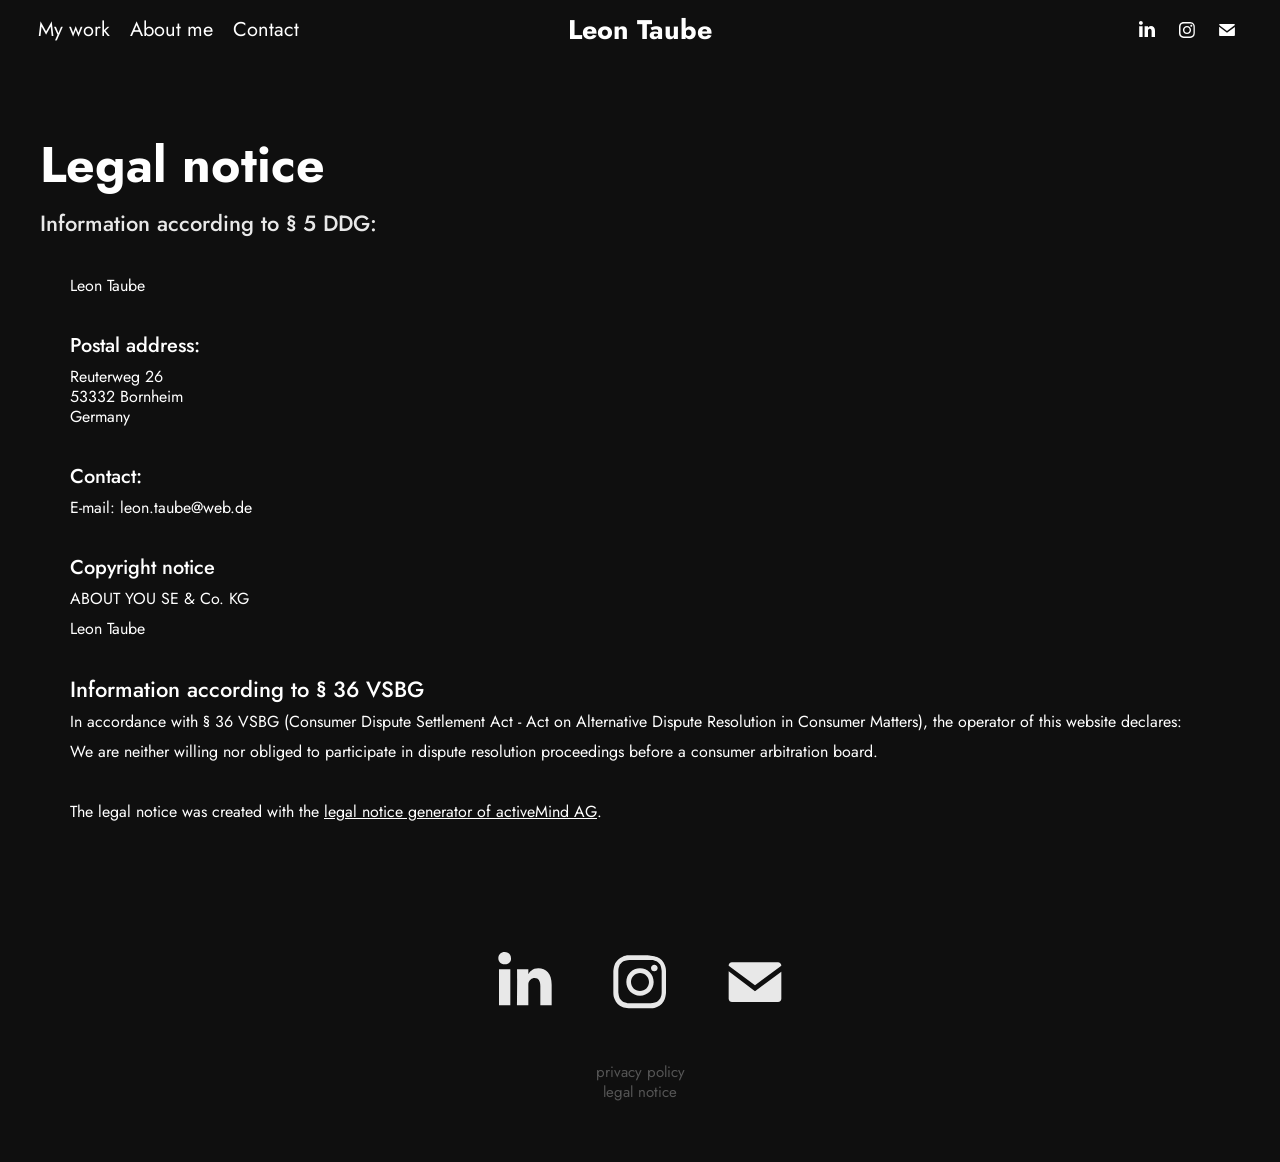
<file: legal-notice/index.html>
<!doctype html>
<html lang="en">
<head>
<meta charset="utf-8">
<meta name="viewport" content="width=device-width, initial-scale=1">
<title>Leon Taube - Legal notice</title>
<meta name="description" content="Legal notice of leontaube.com">
<link rel="canonical" href="https://leontaube.com/legal-notice/">
<meta property="og:title" content="Leon Taube - Legal notice">
<meta property="og:description" content="Legal notice of leontaube.com">
<meta property="og:url" content="https://leontaube.com/legal-notice/">
<meta property="og:type" content="website">

<link rel="icon" type="image/png" href="/media/favicon-32.png">
<link rel="apple-touch-icon" href="/media/apple-touch-icon.png">
<link rel="preload" href="/static/fonts/jost.woff2" as="font" type="font/woff2" crossorigin>
<link rel="stylesheet" href="/static/style.css?v=379a0a34">
</head>
<body class="page-legal-notice">
<header class="site-header" id="top">
  <nav class="main-nav" aria-label="Main"><a class="nav-link" href="/">My work</a><a class="nav-link" href="/about-me/">About me</a><a class="nav-link" href="/contact/">Contact</a></nav>
  <div class="logo"><a href="/">Leon Taube</a></div>
  <div class="header-social"><ul class="social"><li><a href="https://www.linkedin.com/in/leon-taube-a641a1212/" target="_blank" rel="noopener" aria-label="LinkedIn"><svg viewBox="0 0 30 24" aria-hidden="true" focusable="false"><path d="M19.6,19v-5.8c0-1.4-0.5-2.4-1.7-2.4c-1,0-1.5,0.7-1.8,1.3C16,12.3,16,12.6,16,13v6h-3.4c0,0,0.1-9.8,0-10.8H16v1.5c0,0,0,0,0,0h0v0C16.4,9,17.2,7.9,19,7.9c2.3,0,4,1.5,4,4.9V19H19.6z M8.9,6.7L8.9,6.7C7.7,6.7,7,5.9,7,4.9C7,3.8,7.8,3,8.9,3s1.9,0.8,1.9,1.9C10.9,5.9,10.1,6.7,8.9,6.7z M10.6,19H7.2V8.2h3.4V19z"/></svg></a></li><li><a href="https://www.instagram.com/leontbe/" target="_blank" rel="noopener" aria-label="Instagram"><svg viewBox="0 0 30 24" aria-hidden="true" focusable="false"><path d="M15,5.4c2.1,0,2.4,0,3.2,0c0.8,0,1.2,0.2,1.5,0.3c0.4,0.1,0.6,0.3,0.9,0.6c0.3,0.3,0.5,0.5,0.6,0.9c0.1,0.3,0.2,0.7,0.3,1.5c0,0.8,0,1.1,0,3.2s0,2.4,0,3.2c0,0.8-0.2,1.2-0.3,1.5c-0.1,0.4-0.3,0.6-0.6,0.9c-0.3,0.3-0.5,0.5-0.9,0.6c-0.3,0.1-0.7,0.2-1.5,0.3c-0.8,0-1.1,0-3.2,0s-2.4,0-3.2,0c-0.8,0-1.2-0.2-1.5-0.3c-0.4-0.1-0.6-0.3-0.9-0.6c-0.3-0.3-0.5-0.5-0.6-0.9c-0.1-0.3-0.2-0.7-0.3-1.5c0-0.8,0-1.1,0-3.2s0-2.4,0-3.2c0-0.8,0.2-1.2,0.3-1.5c0.1-0.4,0.3-0.6,0.6-0.9c0.3-0.3,0.5-0.5,0.9-0.6c0.3-0.1,0.7-0.2,1.5-0.3C12.6,5.4,12.9,5.4,15,5.4 M15,4c-2.2,0-2.4,0-3.3,0c-0.9,0-1.4,0.2-1.9,0.4c-0.5,0.2-1,0.5-1.4,0.9C7.9,5.8,7.6,6.2,7.4,6.8C7.2,7.3,7.1,7.9,7,8.7C7,9.6,7,9.8,7,12s0,2.4,0,3.3c0,0.9,0.2,1.4,0.4,1.9c0.2,0.5,0.5,1,0.9,1.4c0.4,0.4,0.9,0.7,1.4,0.9c0.5,0.2,1.1,0.3,1.9,0.4c0.9,0,1.1,0,3.3,0s2.4,0,3.3,0c0.9,0,1.4-0.2,1.9-0.4c0.5-0.2,1-0.5,1.4-0.9c0.4-0.4,0.7-0.9,0.9-1.4c0.2-0.5,0.3-1.1,0.4-1.9c0-0.9,0-1.1,0-3.3s0-2.4,0-3.3c0-0.9-0.2-1.4-0.4-1.9c-0.2-0.5-0.5-1-0.9-1.4c-0.4-0.4-0.9-0.7-1.4-0.9c-0.5-0.2-1.1-0.3-1.9-0.4C17.4,4,17.2,4,15,4L15,4z M15,7.9c-2.3,0-4.1,1.8-4.1,4.1s1.8,4.1,4.1,4.1s4.1-1.8,4.1-4.1S17.3,7.9,15,7.9z M15,14.7c-1.5,0-2.7-1.2-2.7-2.7c0-1.5,1.2-2.7,2.7-2.7s2.7,1.2,2.7,2.7C17.7,13.5,16.5,14.7,15,14.7z M19.3,6.8c-0.5,0-1,0.4-1,1s0.4,1,1,1c0.5,0,1-0.4,1-1S19.8,6.8,19.3,6.8z"/></svg></a></li><li><a href="mailto:leon.taube@web.de" aria-label="E-Mail"><svg viewBox="0 0 30 24" aria-hidden="true" focusable="false"><path d="M15,13L7.1,7.1c0-0.5,0.4-1,1-1h13.8c0.5,0,1,0.4,1,1L15,13z M15,14.8l7.9-5.9v8.1c0,0.5-0.4,1-1,1H8.1c-0.5,0-1-0.4-1-1V8.8L15,14.8z"/></svg></a></li></ul></div>
  <button class="hamburger" type="button" aria-label="Open menu" aria-expanded="false" aria-controls="mobile-nav"><i></i><i></i><i></i></button>
</header>
<div class="mobile-nav" id="mobile-nav" hidden>
  <button class="close-nav" type="button" aria-label="Close menu"></button>
  <nav aria-label="Mobile"><a class="nav-link" href="/">My work</a><a class="nav-link" href="/about-me/">About me</a><a class="nav-link" href="/contact/">Contact</a></nav>
  <div class="mobile-social"><ul class="social"><li><a href="https://www.linkedin.com/in/leon-taube-a641a1212/" target="_blank" rel="noopener" aria-label="LinkedIn"><svg viewBox="0 0 30 24" aria-hidden="true" focusable="false"><path d="M19.6,19v-5.8c0-1.4-0.5-2.4-1.7-2.4c-1,0-1.5,0.7-1.8,1.3C16,12.3,16,12.6,16,13v6h-3.4c0,0,0.1-9.8,0-10.8H16v1.5c0,0,0,0,0,0h0v0C16.4,9,17.2,7.9,19,7.9c2.3,0,4,1.5,4,4.9V19H19.6z M8.9,6.7L8.9,6.7C7.7,6.7,7,5.9,7,4.9C7,3.8,7.8,3,8.9,3s1.9,0.8,1.9,1.9C10.9,5.9,10.1,6.7,8.9,6.7z M10.6,19H7.2V8.2h3.4V19z"/></svg></a></li><li><a href="https://www.instagram.com/leontbe/" target="_blank" rel="noopener" aria-label="Instagram"><svg viewBox="0 0 30 24" aria-hidden="true" focusable="false"><path d="M15,5.4c2.1,0,2.4,0,3.2,0c0.8,0,1.2,0.2,1.5,0.3c0.4,0.1,0.6,0.3,0.9,0.6c0.3,0.3,0.5,0.5,0.6,0.9c0.1,0.3,0.2,0.7,0.3,1.5c0,0.8,0,1.1,0,3.2s0,2.4,0,3.2c0,0.8-0.2,1.2-0.3,1.5c-0.1,0.4-0.3,0.6-0.6,0.9c-0.3,0.3-0.5,0.5-0.9,0.6c-0.3,0.1-0.7,0.2-1.5,0.3c-0.8,0-1.1,0-3.2,0s-2.4,0-3.2,0c-0.8,0-1.2-0.2-1.5-0.3c-0.4-0.1-0.6-0.3-0.9-0.6c-0.3-0.3-0.5-0.5-0.6-0.9c-0.1-0.3-0.2-0.7-0.3-1.5c0-0.8,0-1.1,0-3.2s0-2.4,0-3.2c0-0.8,0.2-1.2,0.3-1.5c0.1-0.4,0.3-0.6,0.6-0.9c0.3-0.3,0.5-0.5,0.9-0.6c0.3-0.1,0.7-0.2,1.5-0.3C12.6,5.4,12.9,5.4,15,5.4 M15,4c-2.2,0-2.4,0-3.3,0c-0.9,0-1.4,0.2-1.9,0.4c-0.5,0.2-1,0.5-1.4,0.9C7.9,5.8,7.6,6.2,7.4,6.8C7.2,7.3,7.1,7.9,7,8.7C7,9.6,7,9.8,7,12s0,2.4,0,3.3c0,0.9,0.2,1.4,0.4,1.9c0.2,0.5,0.5,1,0.9,1.4c0.4,0.4,0.9,0.7,1.4,0.9c0.5,0.2,1.1,0.3,1.9,0.4c0.9,0,1.1,0,3.3,0s2.4,0,3.3,0c0.9,0,1.4-0.2,1.9-0.4c0.5-0.2,1-0.5,1.4-0.9c0.4-0.4,0.7-0.9,0.9-1.4c0.2-0.5,0.3-1.1,0.4-1.9c0-0.9,0-1.1,0-3.3s0-2.4,0-3.3c0-0.9-0.2-1.4-0.4-1.9c-0.2-0.5-0.5-1-0.9-1.4c-0.4-0.4-0.9-0.7-1.4-0.9c-0.5-0.2-1.1-0.3-1.9-0.4C17.4,4,17.2,4,15,4L15,4z M15,7.9c-2.3,0-4.1,1.8-4.1,4.1s1.8,4.1,4.1,4.1s4.1-1.8,4.1-4.1S17.3,7.9,15,7.9z M15,14.7c-1.5,0-2.7-1.2-2.7-2.7c0-1.5,1.2-2.7,2.7-2.7s2.7,1.2,2.7,2.7C17.7,13.5,16.5,14.7,15,14.7z M19.3,6.8c-0.5,0-1,0.4-1,1s0.4,1,1,1c0.5,0,1-0.4,1-1S19.8,6.8,19.3,6.8z"/></svg></a></li><li><a href="mailto:leon.taube@web.de" aria-label="E-Mail"><svg viewBox="0 0 30 24" aria-hidden="true" focusable="false"><path d="M15,13L7.1,7.1c0-0.5,0.4-1,1-1h13.8c0.5,0,1,0.4,1,1L15,13z M15,14.8l7.9-5.9v8.1c0,0.5-0.4,1-1,1H8.1c-0.5,0-1-0.4-1-1V8.8L15,14.8z"/></svg></a></li></ul></div>
</div>
<main>
<div class="header-placeholder"></div>
<header class="page-header"><h1 class="title">Legal notice</h1><p class="description">Information according to § 5 DDG:</p></header>
<div class="modules"><div class="module text" style="width:95%;max-width:1200px"><div class="rich-text"><div style="text-align:left"><span style="color:#ffffff">Leon Taube</span></div><div style="text-align:left"><br></div><div style="text-align:left"><span style="font-weight:500"><span style="font-size:20px"><span style="color:#ffffff">Postal address:</span></span></span></div><div style="text-align:left"><span style="color:#ffffff">Reuterweg 26<br>53332 Bornheim</span><br><span style="color:#ffffff">Germany</span></div><div style="text-align:left"><br></div><div style="text-align:left"><span style="font-weight:500"><span style="font-size:20px"><span style="color:#ffffff">Contact:</span></span></span></div><div style="text-align:left"><span style="color:#ffffff">E-mail: leon.taube@web.de</span></div><div style="text-align:left"><br></div><div style="text-align:left"><span style="font-weight:500"><span style="font-size:20px"><span style="color:#ffffff">Copyright notice</span></span></span></div><div style="text-align:left"><span style="color:#ffffff">ABOUT YOU SE &amp; Co. KG</span><br></div><div style="text-align:left"><span style="color:#ffffff">Leon Taube</span></div><div style="text-align:left"><br></div><div style="text-align:left"><span style="font-weight:500"><span style="font-size:22px"><span style="color:#ffffff">Information according to § 36 VSBG</span></span></span></div><div style="text-align:left"><span style="color:#ffffff">In accordance with § 36 VSBG (Consumer Dispute Settlement Act - Act on Alternative Dispute Resolution in Consumer Matters), the operator of this website declares:</span></div><div style="text-align:left"><span style="color:#ffffff">We are neither willing nor obliged to participate in dispute resolution proceedings before a consumer arbitration board.</span></div><div style="text-align:left"><br></div><div style="text-align:left"><span style="color:#ffffff">The legal notice was created with the <a href="https://www.activemind.de/datenschutz/impressums-generator/" target="_blank" rel="noopener">legal notice generator of activeMind AG</a>.</span></div></div></div></div>
</main>
<footer class="site-footer"><ul class="social footer-social"><li><a href="https://www.linkedin.com/in/leon-taube-a641a1212/" target="_blank" rel="noopener" aria-label="LinkedIn"><svg viewBox="0 0 30 24" aria-hidden="true" focusable="false"><path d="M19.6,19v-5.8c0-1.4-0.5-2.4-1.7-2.4c-1,0-1.5,0.7-1.8,1.3C16,12.3,16,12.6,16,13v6h-3.4c0,0,0.1-9.8,0-10.8H16v1.5c0,0,0,0,0,0h0v0C16.4,9,17.2,7.9,19,7.9c2.3,0,4,1.5,4,4.9V19H19.6z M8.9,6.7L8.9,6.7C7.7,6.7,7,5.9,7,4.9C7,3.8,7.8,3,8.9,3s1.9,0.8,1.9,1.9C10.9,5.9,10.1,6.7,8.9,6.7z M10.6,19H7.2V8.2h3.4V19z"/></svg></a></li><li><a href="https://www.instagram.com/leontbe/" target="_blank" rel="noopener" aria-label="Instagram"><svg viewBox="0 0 30 24" aria-hidden="true" focusable="false"><path d="M15,5.4c2.1,0,2.4,0,3.2,0c0.8,0,1.2,0.2,1.5,0.3c0.4,0.1,0.6,0.3,0.9,0.6c0.3,0.3,0.5,0.5,0.6,0.9c0.1,0.3,0.2,0.7,0.3,1.5c0,0.8,0,1.1,0,3.2s0,2.4,0,3.2c0,0.8-0.2,1.2-0.3,1.5c-0.1,0.4-0.3,0.6-0.6,0.9c-0.3,0.3-0.5,0.5-0.9,0.6c-0.3,0.1-0.7,0.2-1.5,0.3c-0.8,0-1.1,0-3.2,0s-2.4,0-3.2,0c-0.8,0-1.2-0.2-1.5-0.3c-0.4-0.1-0.6-0.3-0.9-0.6c-0.3-0.3-0.5-0.5-0.6-0.9c-0.1-0.3-0.2-0.7-0.3-1.5c0-0.8,0-1.1,0-3.2s0-2.4,0-3.2c0-0.8,0.2-1.2,0.3-1.5c0.1-0.4,0.3-0.6,0.6-0.9c0.3-0.3,0.5-0.5,0.9-0.6c0.3-0.1,0.7-0.2,1.5-0.3C12.6,5.4,12.9,5.4,15,5.4 M15,4c-2.2,0-2.4,0-3.3,0c-0.9,0-1.4,0.2-1.9,0.4c-0.5,0.2-1,0.5-1.4,0.9C7.9,5.8,7.6,6.2,7.4,6.8C7.2,7.3,7.1,7.9,7,8.7C7,9.6,7,9.8,7,12s0,2.4,0,3.3c0,0.9,0.2,1.4,0.4,1.9c0.2,0.5,0.5,1,0.9,1.4c0.4,0.4,0.9,0.7,1.4,0.9c0.5,0.2,1.1,0.3,1.9,0.4c0.9,0,1.1,0,3.3,0s2.4,0,3.3,0c0.9,0,1.4-0.2,1.9-0.4c0.5-0.2,1-0.5,1.4-0.9c0.4-0.4,0.7-0.9,0.9-1.4c0.2-0.5,0.3-1.1,0.4-1.9c0-0.9,0-1.1,0-3.3s0-2.4,0-3.3c0-0.9-0.2-1.4-0.4-1.9c-0.2-0.5-0.5-1-0.9-1.4c-0.4-0.4-0.9-0.7-1.4-0.9c-0.5-0.2-1.1-0.3-1.9-0.4C17.4,4,17.2,4,15,4L15,4z M15,7.9c-2.3,0-4.1,1.8-4.1,4.1s1.8,4.1,4.1,4.1s4.1-1.8,4.1-4.1S17.3,7.9,15,7.9z M15,14.7c-1.5,0-2.7-1.2-2.7-2.7c0-1.5,1.2-2.7,2.7-2.7s2.7,1.2,2.7,2.7C17.7,13.5,16.5,14.7,15,14.7z M19.3,6.8c-0.5,0-1,0.4-1,1s0.4,1,1,1c0.5,0,1-0.4,1-1S19.8,6.8,19.3,6.8z"/></svg></a></li><li><a href="mailto:leon.taube@web.de" aria-label="E-Mail"><svg viewBox="0 0 30 24" aria-hidden="true" focusable="false"><path d="M15,13L7.1,7.1c0-0.5,0.4-1,1-1h13.8c0.5,0,1,0.4,1,1L15,13z M15,14.8l7.9-5.9v8.1c0,0.5-0.4,1-1,1H8.1c-0.5,0-1-0.4-1-1V8.8L15,14.8z"/></svg></a></li></ul><div class="footer-links"><div><a href="/privacy-policy/">privacy policy</a></div><div><a href="/legal-notice/">legal notice</a></div></div></footer>
<div class="lightbox" hidden role="dialog" aria-modal="true" aria-label="Image viewer">
  <button class="lb-close" type="button" aria-label="Close"></button>
  <button class="lb-prev" type="button" aria-label="Previous image"></button>
  <figure class="lb-figure"><img class="lb-img" alt=""><figcaption class="lb-caption"></figcaption></figure>
  <button class="lb-next" type="button" aria-label="Next image"></button>
</div>
<script src="/static/main.js?v=379a0a34" defer></script>
</body>
</html>
</file>
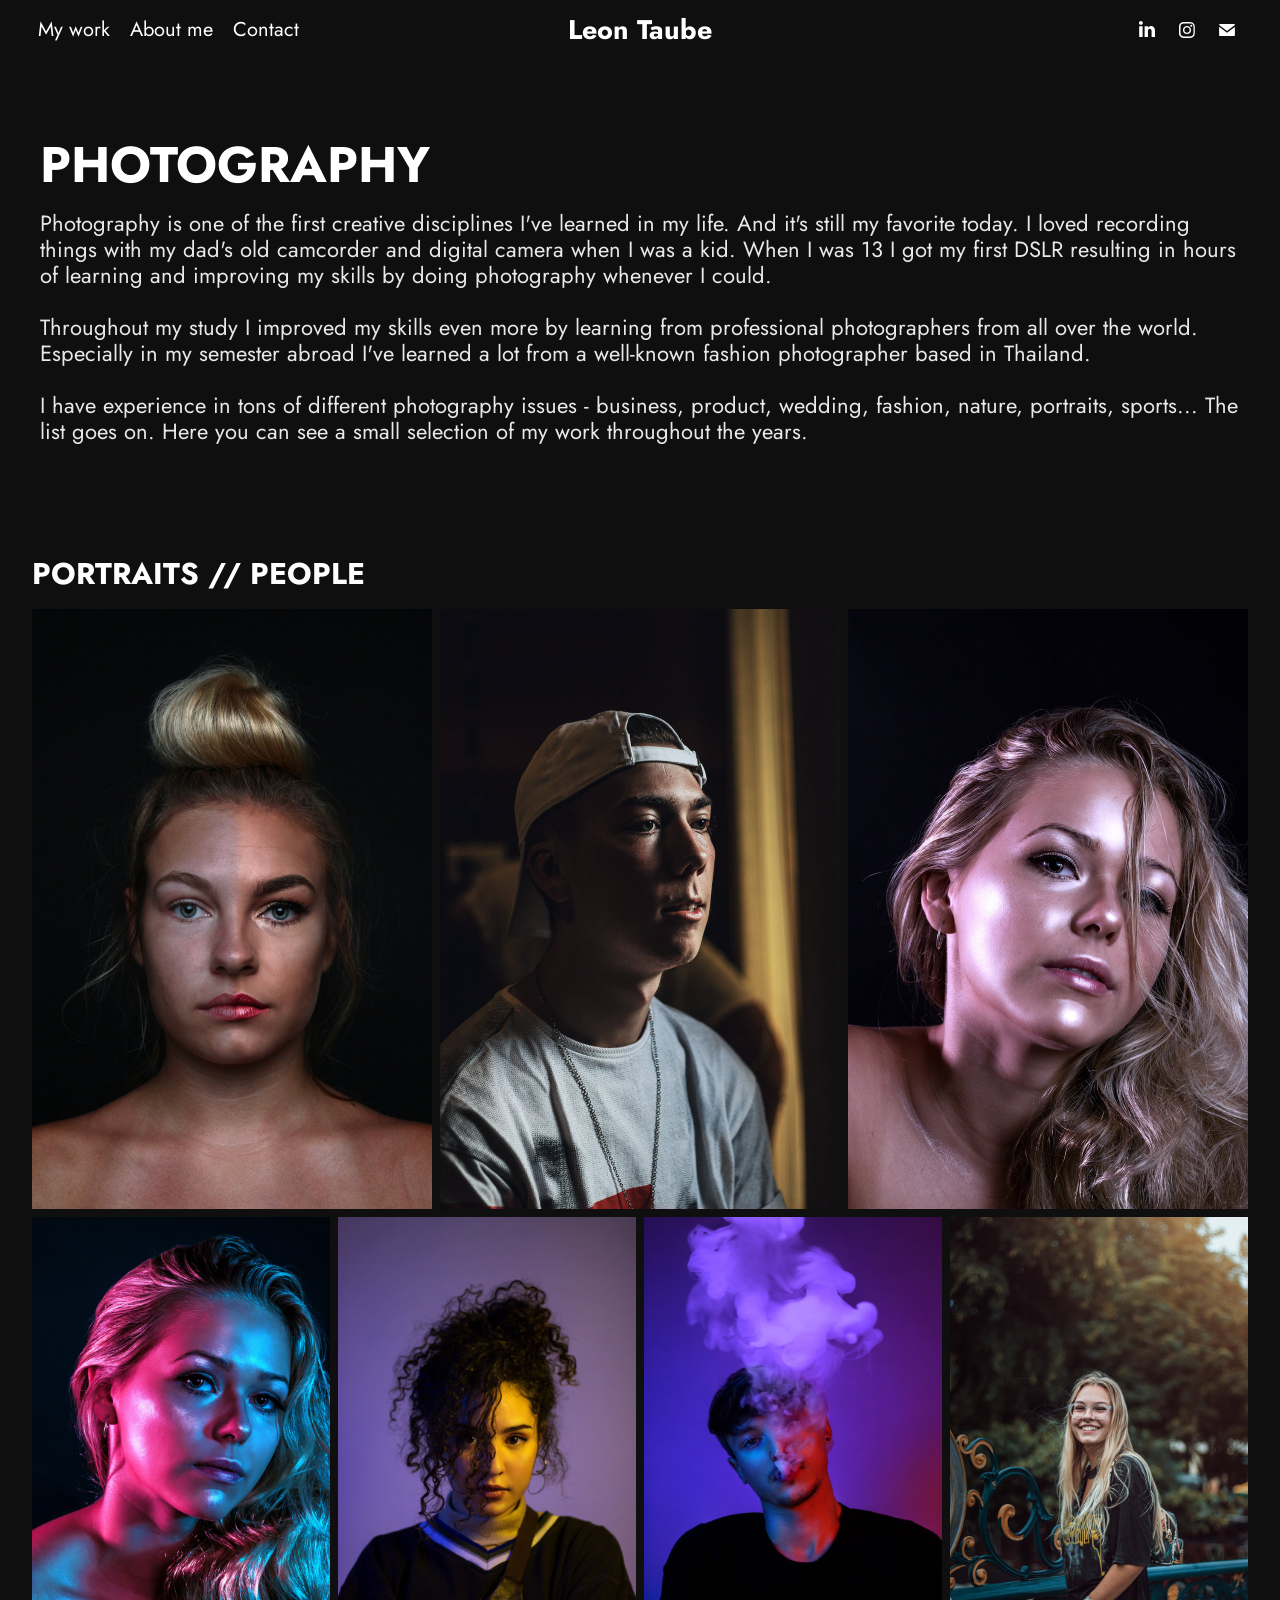
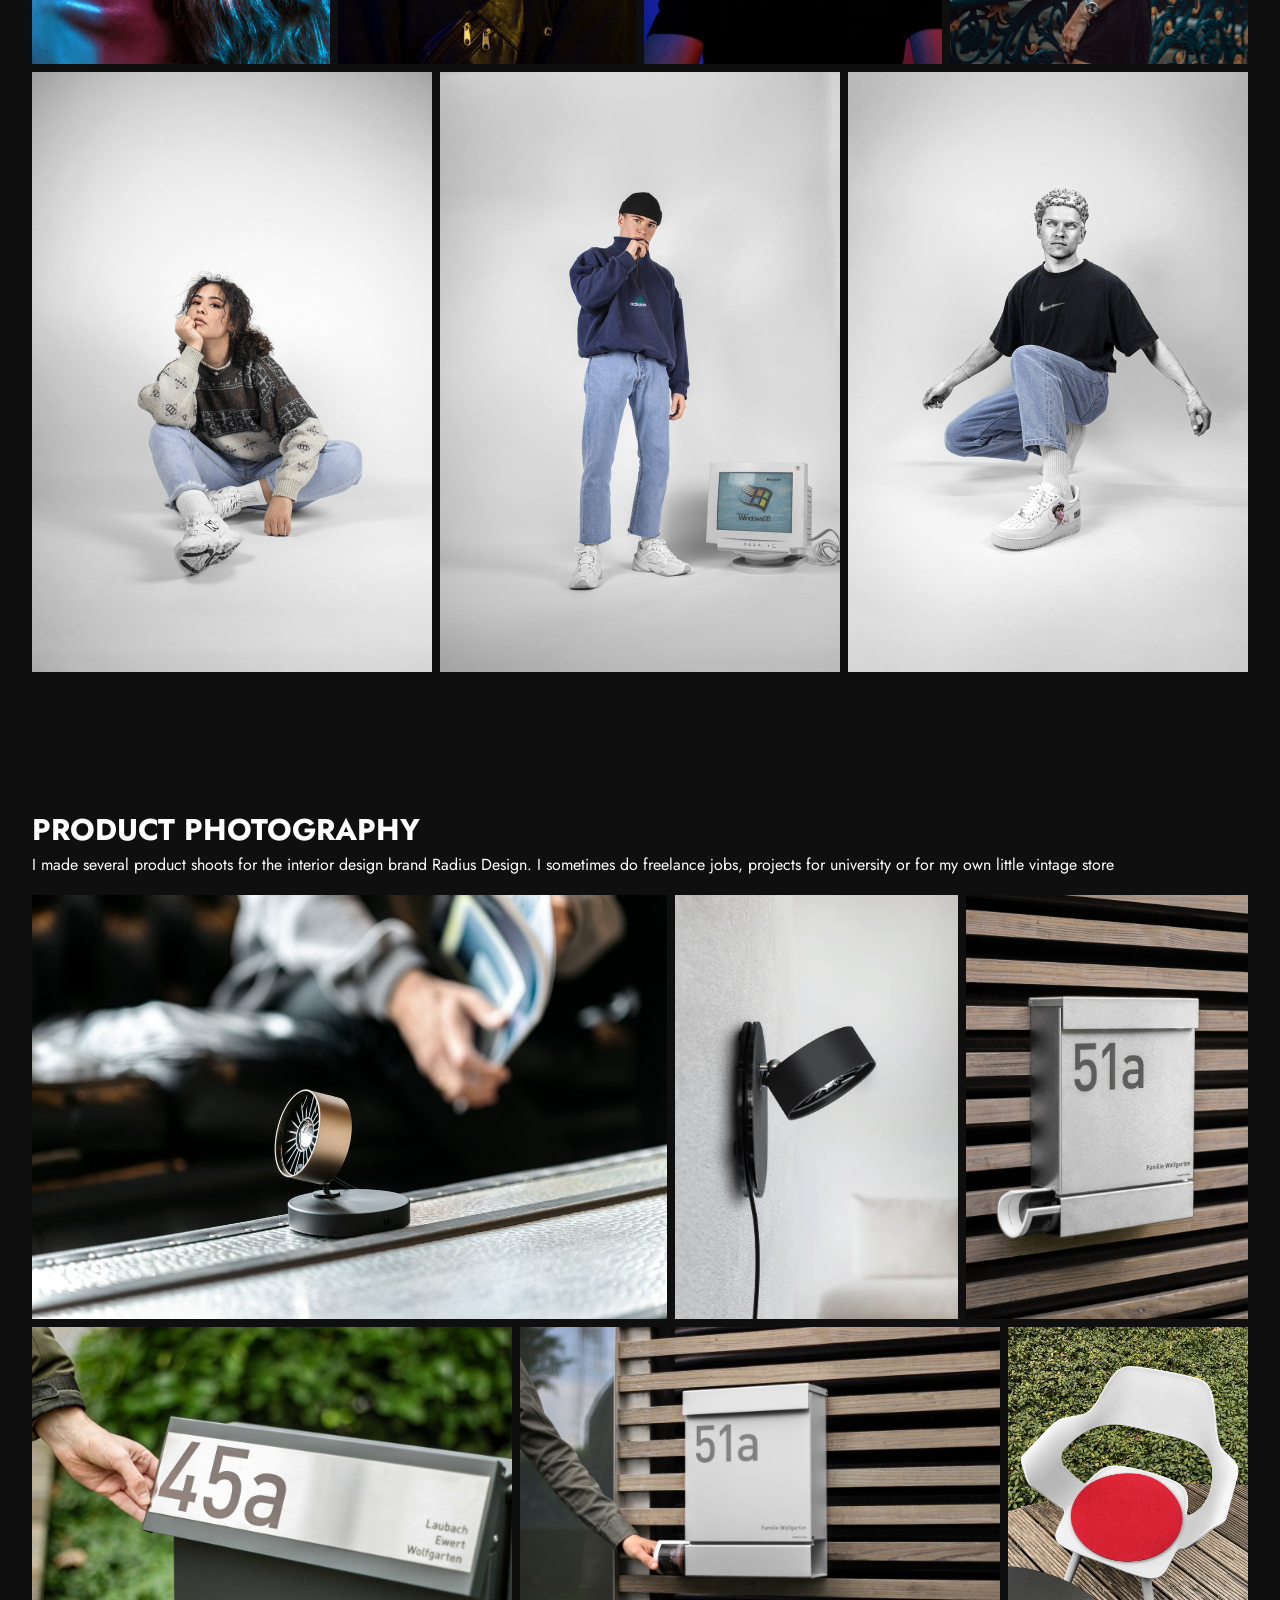
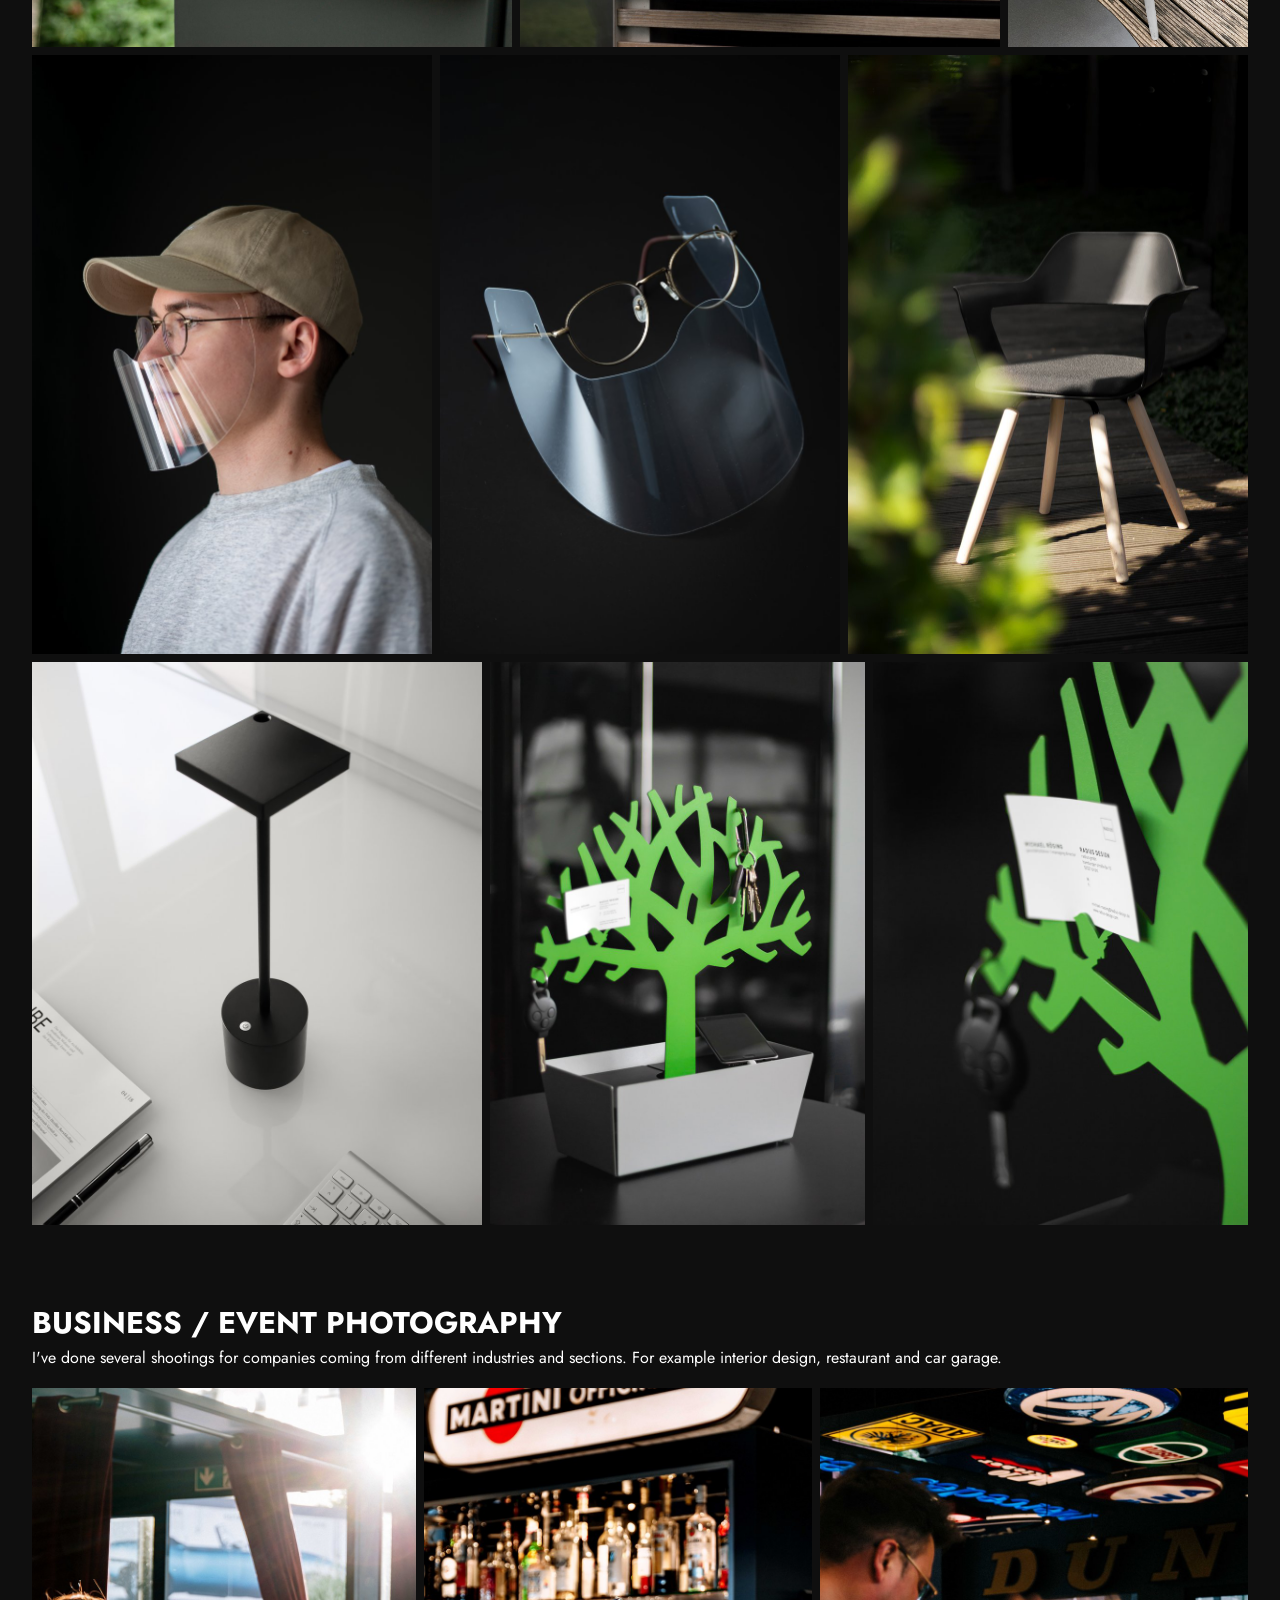
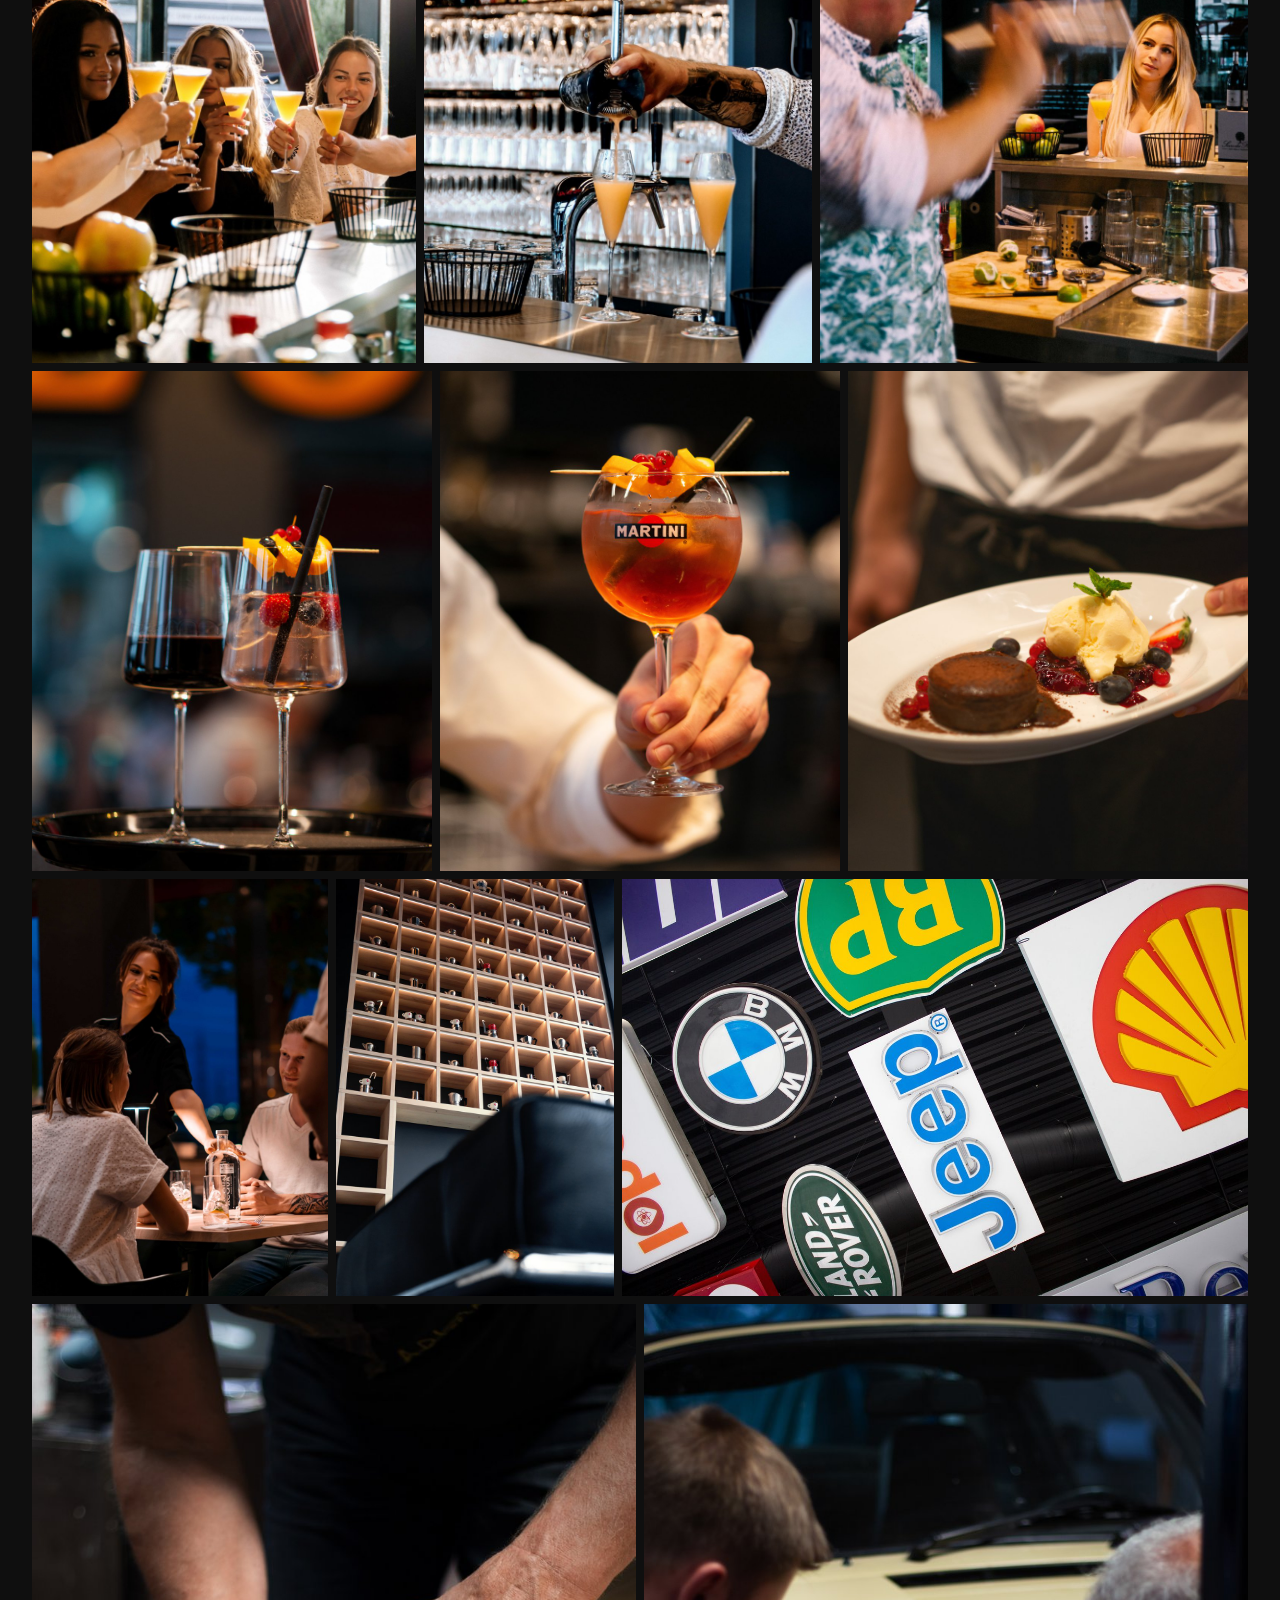
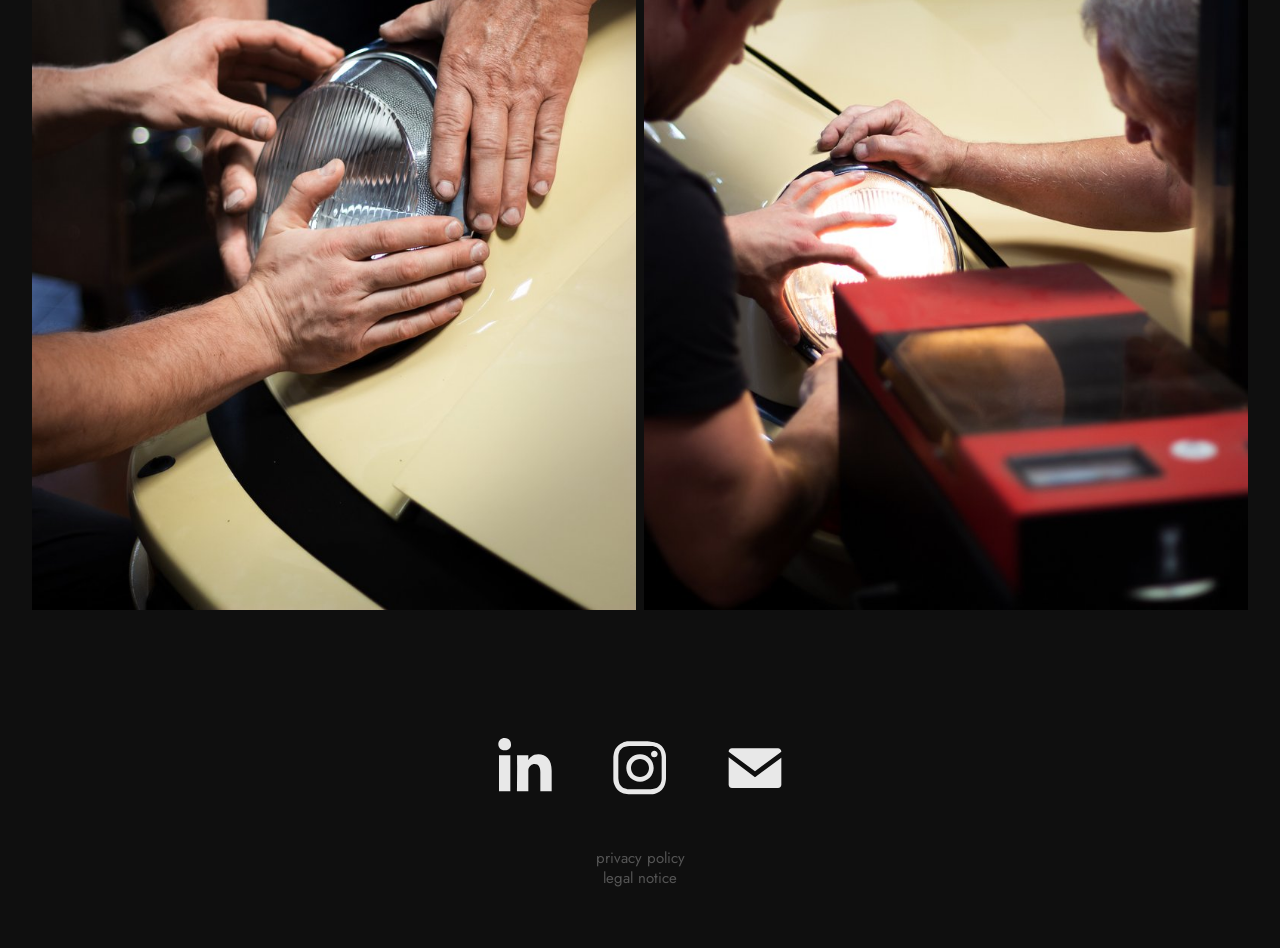
<file: photography-1/index.html>
<!doctype html>
<html lang="en">
<head>
<meta charset="utf-8">
<meta name="viewport" content="width=device-width, initial-scale=1">
<title>Leon Taube - PHOTOGRAPHY</title>
<meta name="description" content="Photography is one of the first creative disciplines I&#x27;ve learned in my life. And it&#x27;s still my favorite today. I loved recording things with my dad&#x27;s old camcorder and digital camera when I was a kid. When I was 13 I got my first DSLR resulting in hours of learning and improving my skills by doing photography whenever I could.

Throughout my study I improved my skills even more by learning from professional photographers from all over the world. Especially in my semester abroad  I&#x27;ve learned a lot from a well-known fashion photographer based in Thailand.

I have experience in tons of different photography issues - business, product, wedding, fashion, nature, portraits, sports... The list goes on. Here you can see a small selection of my work throughout the years.">
<link rel="canonical" href="https://leontaube.com/photography-1/">
<meta property="og:title" content="Leon Taube - PHOTOGRAPHY">
<meta property="og:description" content="Photography is one of the first creative disciplines I&#x27;ve learned in my life. And it&#x27;s still my favorite today. I loved recording things with my dad&#x27;s old camcorder and digital camera when I was a kid. When I was 13 I got my first DSLR resulting in hours of learning and improving my skills by doing photography whenever I could.

Throughout my study I improved my skills even more by learning from professional photographers from all over the world. Especially in my semester abroad  I&#x27;ve learned a lot from a well-known fashion photographer based in Thailand.

I have experience in tons of different photography issues - business, product, wedding, fashion, nature, portraits, sports... The list goes on. Here you can see a small selection of my work throughout the years.">
<meta property="og:url" content="https://leontaube.com/photography-1/">
<meta property="og:type" content="website">

<link rel="icon" type="image/png" href="/media/favicon-32.png">
<link rel="apple-touch-icon" href="/media/apple-touch-icon.png">
<link rel="preload" href="/static/fonts/jost.woff2" as="font" type="font/woff2" crossorigin>
<link rel="stylesheet" href="/static/style.css?v=379a0a34">
</head>
<body class="page-photography-1">
<header class="site-header" id="top">
  <nav class="main-nav" aria-label="Main"><a class="nav-link" href="/">My work</a><a class="nav-link" href="/about-me/">About me</a><a class="nav-link" href="/contact/">Contact</a></nav>
  <div class="logo"><a href="/">Leon Taube</a></div>
  <div class="header-social"><ul class="social"><li><a href="https://www.linkedin.com/in/leon-taube-a641a1212/" target="_blank" rel="noopener" aria-label="LinkedIn"><svg viewBox="0 0 30 24" aria-hidden="true" focusable="false"><path d="M19.6,19v-5.8c0-1.4-0.5-2.4-1.7-2.4c-1,0-1.5,0.7-1.8,1.3C16,12.3,16,12.6,16,13v6h-3.4c0,0,0.1-9.8,0-10.8H16v1.5c0,0,0,0,0,0h0v0C16.4,9,17.2,7.9,19,7.9c2.3,0,4,1.5,4,4.9V19H19.6z M8.9,6.7L8.9,6.7C7.7,6.7,7,5.9,7,4.9C7,3.8,7.8,3,8.9,3s1.9,0.8,1.9,1.9C10.9,5.9,10.1,6.7,8.9,6.7z M10.6,19H7.2V8.2h3.4V19z"/></svg></a></li><li><a href="https://www.instagram.com/leontbe/" target="_blank" rel="noopener" aria-label="Instagram"><svg viewBox="0 0 30 24" aria-hidden="true" focusable="false"><path d="M15,5.4c2.1,0,2.4,0,3.2,0c0.8,0,1.2,0.2,1.5,0.3c0.4,0.1,0.6,0.3,0.9,0.6c0.3,0.3,0.5,0.5,0.6,0.9c0.1,0.3,0.2,0.7,0.3,1.5c0,0.8,0,1.1,0,3.2s0,2.4,0,3.2c0,0.8-0.2,1.2-0.3,1.5c-0.1,0.4-0.3,0.6-0.6,0.9c-0.3,0.3-0.5,0.5-0.9,0.6c-0.3,0.1-0.7,0.2-1.5,0.3c-0.8,0-1.1,0-3.2,0s-2.4,0-3.2,0c-0.8,0-1.2-0.2-1.5-0.3c-0.4-0.1-0.6-0.3-0.9-0.6c-0.3-0.3-0.5-0.5-0.6-0.9c-0.1-0.3-0.2-0.7-0.3-1.5c0-0.8,0-1.1,0-3.2s0-2.4,0-3.2c0-0.8,0.2-1.2,0.3-1.5c0.1-0.4,0.3-0.6,0.6-0.9c0.3-0.3,0.5-0.5,0.9-0.6c0.3-0.1,0.7-0.2,1.5-0.3C12.6,5.4,12.9,5.4,15,5.4 M15,4c-2.2,0-2.4,0-3.3,0c-0.9,0-1.4,0.2-1.9,0.4c-0.5,0.2-1,0.5-1.4,0.9C7.9,5.8,7.6,6.2,7.4,6.8C7.2,7.3,7.1,7.9,7,8.7C7,9.6,7,9.8,7,12s0,2.4,0,3.3c0,0.9,0.2,1.4,0.4,1.9c0.2,0.5,0.5,1,0.9,1.4c0.4,0.4,0.9,0.7,1.4,0.9c0.5,0.2,1.1,0.3,1.9,0.4c0.9,0,1.1,0,3.3,0s2.4,0,3.3,0c0.9,0,1.4-0.2,1.9-0.4c0.5-0.2,1-0.5,1.4-0.9c0.4-0.4,0.7-0.9,0.9-1.4c0.2-0.5,0.3-1.1,0.4-1.9c0-0.9,0-1.1,0-3.3s0-2.4,0-3.3c0-0.9-0.2-1.4-0.4-1.9c-0.2-0.5-0.5-1-0.9-1.4c-0.4-0.4-0.9-0.7-1.4-0.9c-0.5-0.2-1.1-0.3-1.9-0.4C17.4,4,17.2,4,15,4L15,4z M15,7.9c-2.3,0-4.1,1.8-4.1,4.1s1.8,4.1,4.1,4.1s4.1-1.8,4.1-4.1S17.3,7.9,15,7.9z M15,14.7c-1.5,0-2.7-1.2-2.7-2.7c0-1.5,1.2-2.7,2.7-2.7s2.7,1.2,2.7,2.7C17.7,13.5,16.5,14.7,15,14.7z M19.3,6.8c-0.5,0-1,0.4-1,1s0.4,1,1,1c0.5,0,1-0.4,1-1S19.8,6.8,19.3,6.8z"/></svg></a></li><li><a href="mailto:leon.taube@web.de" aria-label="E-Mail"><svg viewBox="0 0 30 24" aria-hidden="true" focusable="false"><path d="M15,13L7.1,7.1c0-0.5,0.4-1,1-1h13.8c0.5,0,1,0.4,1,1L15,13z M15,14.8l7.9-5.9v8.1c0,0.5-0.4,1-1,1H8.1c-0.5,0-1-0.4-1-1V8.8L15,14.8z"/></svg></a></li></ul></div>
  <button class="hamburger" type="button" aria-label="Open menu" aria-expanded="false" aria-controls="mobile-nav"><i></i><i></i><i></i></button>
</header>
<div class="mobile-nav" id="mobile-nav" hidden>
  <button class="close-nav" type="button" aria-label="Close menu"></button>
  <nav aria-label="Mobile"><a class="nav-link" href="/">My work</a><a class="nav-link" href="/about-me/">About me</a><a class="nav-link" href="/contact/">Contact</a></nav>
  <div class="mobile-social"><ul class="social"><li><a href="https://www.linkedin.com/in/leon-taube-a641a1212/" target="_blank" rel="noopener" aria-label="LinkedIn"><svg viewBox="0 0 30 24" aria-hidden="true" focusable="false"><path d="M19.6,19v-5.8c0-1.4-0.5-2.4-1.7-2.4c-1,0-1.5,0.7-1.8,1.3C16,12.3,16,12.6,16,13v6h-3.4c0,0,0.1-9.8,0-10.8H16v1.5c0,0,0,0,0,0h0v0C16.4,9,17.2,7.9,19,7.9c2.3,0,4,1.5,4,4.9V19H19.6z M8.9,6.7L8.9,6.7C7.7,6.7,7,5.9,7,4.9C7,3.8,7.8,3,8.9,3s1.9,0.8,1.9,1.9C10.9,5.9,10.1,6.7,8.9,6.7z M10.6,19H7.2V8.2h3.4V19z"/></svg></a></li><li><a href="https://www.instagram.com/leontbe/" target="_blank" rel="noopener" aria-label="Instagram"><svg viewBox="0 0 30 24" aria-hidden="true" focusable="false"><path d="M15,5.4c2.1,0,2.4,0,3.2,0c0.8,0,1.2,0.2,1.5,0.3c0.4,0.1,0.6,0.3,0.9,0.6c0.3,0.3,0.5,0.5,0.6,0.9c0.1,0.3,0.2,0.7,0.3,1.5c0,0.8,0,1.1,0,3.2s0,2.4,0,3.2c0,0.8-0.2,1.2-0.3,1.5c-0.1,0.4-0.3,0.6-0.6,0.9c-0.3,0.3-0.5,0.5-0.9,0.6c-0.3,0.1-0.7,0.2-1.5,0.3c-0.8,0-1.1,0-3.2,0s-2.4,0-3.2,0c-0.8,0-1.2-0.2-1.5-0.3c-0.4-0.1-0.6-0.3-0.9-0.6c-0.3-0.3-0.5-0.5-0.6-0.9c-0.1-0.3-0.2-0.7-0.3-1.5c0-0.8,0-1.1,0-3.2s0-2.4,0-3.2c0-0.8,0.2-1.2,0.3-1.5c0.1-0.4,0.3-0.6,0.6-0.9c0.3-0.3,0.5-0.5,0.9-0.6c0.3-0.1,0.7-0.2,1.5-0.3C12.6,5.4,12.9,5.4,15,5.4 M15,4c-2.2,0-2.4,0-3.3,0c-0.9,0-1.4,0.2-1.9,0.4c-0.5,0.2-1,0.5-1.4,0.9C7.9,5.8,7.6,6.2,7.4,6.8C7.2,7.3,7.1,7.9,7,8.7C7,9.6,7,9.8,7,12s0,2.4,0,3.3c0,0.9,0.2,1.4,0.4,1.9c0.2,0.5,0.5,1,0.9,1.4c0.4,0.4,0.9,0.7,1.4,0.9c0.5,0.2,1.1,0.3,1.9,0.4c0.9,0,1.1,0,3.3,0s2.4,0,3.3,0c0.9,0,1.4-0.2,1.9-0.4c0.5-0.2,1-0.5,1.4-0.9c0.4-0.4,0.7-0.9,0.9-1.4c0.2-0.5,0.3-1.1,0.4-1.9c0-0.9,0-1.1,0-3.3s0-2.4,0-3.3c0-0.9-0.2-1.4-0.4-1.9c-0.2-0.5-0.5-1-0.9-1.4c-0.4-0.4-0.9-0.7-1.4-0.9c-0.5-0.2-1.1-0.3-1.9-0.4C17.4,4,17.2,4,15,4L15,4z M15,7.9c-2.3,0-4.1,1.8-4.1,4.1s1.8,4.1,4.1,4.1s4.1-1.8,4.1-4.1S17.3,7.9,15,7.9z M15,14.7c-1.5,0-2.7-1.2-2.7-2.7c0-1.5,1.2-2.7,2.7-2.7s2.7,1.2,2.7,2.7C17.7,13.5,16.5,14.7,15,14.7z M19.3,6.8c-0.5,0-1,0.4-1,1s0.4,1,1,1c0.5,0,1-0.4,1-1S19.8,6.8,19.3,6.8z"/></svg></a></li><li><a href="mailto:leon.taube@web.de" aria-label="E-Mail"><svg viewBox="0 0 30 24" aria-hidden="true" focusable="false"><path d="M15,13L7.1,7.1c0-0.5,0.4-1,1-1h13.8c0.5,0,1,0.4,1,1L15,13z M15,14.8l7.9-5.9v8.1c0,0.5-0.4,1-1,1H8.1c-0.5,0-1-0.4-1-1V8.8L15,14.8z"/></svg></a></li></ul></div>
</div>
<main>
<div class="header-placeholder"></div>
<header class="page-header"><h1 class="title">PHOTOGRAPHY</h1><p class="description">Photography is one of the first creative disciplines I&#x27;ve learned in my life. And it&#x27;s still my favorite today. I loved recording things with my dad&#x27;s old camcorder and digital camera when I was a kid. When I was 13 I got my first DSLR resulting in hours of learning and improving my skills by doing photography whenever I could.

Throughout my study I improved my skills even more by learning from professional photographers from all over the world. Especially in my semester abroad  I&#x27;ve learned a lot from a well-known fashion photographer based in Thailand.

I have experience in tons of different photography issues - business, product, wedding, fashion, nature, portraits, sports... The list goes on. Here you can see a small selection of my work throughout the years.</p></header>
<div class="modules"><div class="module text" style="width:95%;max-width:2000px;padding-bottom:10px"><div class="rich-text"><div style="text-align:left"><span style="color:#ffffff"><span style="font-size:30px"><span style="font-weight:700">PORTRAITS // PEOPLE</span></span></span><br></div></div></div>
<div class="module grid" style="width:95%"><div class="grid-main"><div class="grid-row"><a class="grid-item lb" href="/media/3395970b-2d0f-4b2e-92b8-dc9b5e4ad8b3.jpg" data-lb="g1" data-w="1600" data-h="2400" data-caption="Allegra beauty shooting (Bangkok, Thailand, 2018)" style="flex-grow:66.667"><span class="grid-img" style="aspect-ratio:1600/2400"><img src="/media/3395970b-2d0f-4b2e-92b8-dc9b5e4ad8b3_1200.jpg" srcset="/media/3395970b-2d0f-4b2e-92b8-dc9b5e4ad8b3_1200.jpg 1200w, /media/3395970b-2d0f-4b2e-92b8-dc9b5e4ad8b3.jpg 1600w" sizes="(max-width: 768px) 33vw, 31vw" width="1600" height="2400" alt="Allegra beauty shooting (Bangkok, Thailand, 2018)" loading="lazy" decoding="async"></span><span class="grid-caption"><span>Allegra beauty shooting (Bangkok, Thailand, 2018)</span></span></a><a class="grid-item lb" href="/media/ca963935-bb7b-4add-9541-76f63da6e183.jpg" data-lb="g1" data-w="1600" data-h="2400" data-caption="Bastian (Kanchanaburi, Thailand, 2018)" style="flex-grow:66.667"><span class="grid-img" style="aspect-ratio:1600/2400"><img src="/media/ca963935-bb7b-4add-9541-76f63da6e183_1200.jpg" srcset="/media/ca963935-bb7b-4add-9541-76f63da6e183_1200.jpg 1200w, /media/ca963935-bb7b-4add-9541-76f63da6e183.jpg 1600w" sizes="(max-width: 768px) 33vw, 31vw" width="1600" height="2400" alt="Bastian (Kanchanaburi, Thailand, 2018)" loading="lazy" decoding="async"></span><span class="grid-caption"><span>Bastian (Kanchanaburi, Thailand, 2018)</span></span></a><a class="grid-item lb" href="/media/4e9d920f-dc27-4d34-8735-3d66c319a1b4.jpg" data-lb="g1" data-w="1600" data-h="2400" data-caption="Anna beauty shooting (Bangkok, Thailand, 2018)" style="flex-grow:66.667"><span class="grid-img" style="aspect-ratio:1600/2400"><img src="/media/4e9d920f-dc27-4d34-8735-3d66c319a1b4_1200.jpg" srcset="/media/4e9d920f-dc27-4d34-8735-3d66c319a1b4_1200.jpg 1200w, /media/4e9d920f-dc27-4d34-8735-3d66c319a1b4.jpg 1600w" sizes="(max-width: 768px) 33vw, 31vw" width="1600" height="2400" alt="Anna beauty shooting (Bangkok, Thailand, 2018)" loading="lazy" decoding="async"></span><span class="grid-caption"><span>Anna beauty shooting (Bangkok, Thailand, 2018)</span></span></a></div><div class="grid-row"><a class="grid-item lb" href="/media/dc826296-0835-46db-b398-45735ef6eb03.jpg" data-lb="g1" data-w="1600" data-h="2400" data-caption="Anna beauty shooting (Bangkok, Thailand, 2018)" style="flex-grow:66.667"><span class="grid-img" style="aspect-ratio:1600/2400"><img src="/media/dc826296-0835-46db-b398-45735ef6eb03_1200.jpg" srcset="/media/dc826296-0835-46db-b398-45735ef6eb03_1200.jpg 1200w, /media/dc826296-0835-46db-b398-45735ef6eb03.jpg 1600w" sizes="(max-width: 768px) 25vw, 24vw" width="1600" height="2400" alt="Anna beauty shooting (Bangkok, Thailand, 2018)" loading="lazy" decoding="async"></span><span class="grid-caption"><span>Anna beauty shooting (Bangkok, Thailand, 2018)</span></span></a><a class="grid-item lb" href="/media/4b58d51a-4811-4783-9eab-94bf9d17b8f3.jpg" data-lb="g1" data-w="1600" data-h="2400" data-caption="Koko (Bornheim, Germany, 2019)" style="flex-grow:66.667"><span class="grid-img" style="aspect-ratio:1600/2400"><img src="/media/4b58d51a-4811-4783-9eab-94bf9d17b8f3_1200.jpg" srcset="/media/4b58d51a-4811-4783-9eab-94bf9d17b8f3_1200.jpg 1200w, /media/4b58d51a-4811-4783-9eab-94bf9d17b8f3.jpg 1600w" sizes="(max-width: 768px) 25vw, 24vw" width="1600" height="2400" alt="Koko (Bornheim, Germany, 2019)" loading="lazy" decoding="async"></span><span class="grid-caption"><span>Koko (Bornheim, Germany, 2019)</span></span></a><a class="grid-item lb" href="/media/29b8402e-e9ef-47e1-8793-238771326ced.jpg" data-lb="g1" data-w="1600" data-h="2400" data-caption="Daniel (Bornheim, Germany, 2019)" style="flex-grow:66.667"><span class="grid-img" style="aspect-ratio:1600/2400"><img src="/media/29b8402e-e9ef-47e1-8793-238771326ced_1200.jpg" srcset="/media/29b8402e-e9ef-47e1-8793-238771326ced_1200.jpg 1200w, /media/29b8402e-e9ef-47e1-8793-238771326ced.jpg 1600w" sizes="(max-width: 768px) 25vw, 24vw" width="1600" height="2400" alt="Daniel (Bornheim, Germany, 2019)" loading="lazy" decoding="async"></span><span class="grid-caption"><span>Daniel (Bornheim, Germany, 2019)</span></span></a><a class="grid-item lb" href="/media/82140e4e-0138-48d6-a375-cd8190a3010c.jpg" data-lb="g1" data-w="1600" data-h="2400" data-caption="Allegra (Grand Palace, Thailand, 2018)" style="flex-grow:66.667"><span class="grid-img" style="aspect-ratio:1600/2400"><img src="/media/82140e4e-0138-48d6-a375-cd8190a3010c_1200.jpg" srcset="/media/82140e4e-0138-48d6-a375-cd8190a3010c_1200.jpg 1200w, /media/82140e4e-0138-48d6-a375-cd8190a3010c.jpg 1600w" sizes="(max-width: 768px) 25vw, 24vw" width="1600" height="2400" alt="Allegra (Grand Palace, Thailand, 2018)" loading="lazy" decoding="async"></span><span class="grid-caption"><span>Allegra (Grand Palace, Thailand, 2018)</span></span></a></div><div class="grid-row"><a class="grid-item lb" href="/media/669dcce6-8260-4f0b-b06f-91853687b63c.jpg" data-lb="g1" data-w="1600" data-h="2400" data-caption="Koko (Bornheim, Germany, 2019)" style="flex-grow:66.667"><span class="grid-img" style="aspect-ratio:1600/2400"><img src="/media/669dcce6-8260-4f0b-b06f-91853687b63c_1200.jpg" srcset="/media/669dcce6-8260-4f0b-b06f-91853687b63c_1200.jpg 1200w, /media/669dcce6-8260-4f0b-b06f-91853687b63c.jpg 1600w" sizes="(max-width: 768px) 33vw, 31vw" width="1600" height="2400" alt="Koko (Bornheim, Germany, 2019)" loading="lazy" decoding="async"></span><span class="grid-caption"><span>Koko (Bornheim, Germany, 2019)</span></span></a><a class="grid-item lb" href="/media/96cec382-f0be-4bc5-bdbe-979b601bd5da.jpg" data-lb="g1" data-w="1600" data-h="2400" data-caption="Retro vibes (Bornheim, Germany, 2019)" style="flex-grow:66.667"><span class="grid-img" style="aspect-ratio:1600/2400"><img src="/media/96cec382-f0be-4bc5-bdbe-979b601bd5da_1200.jpg" srcset="/media/96cec382-f0be-4bc5-bdbe-979b601bd5da_1200.jpg 1200w, /media/96cec382-f0be-4bc5-bdbe-979b601bd5da.jpg 1600w" sizes="(max-width: 768px) 33vw, 31vw" width="1600" height="2400" alt="Retro vibes (Bornheim, Germany, 2019)" loading="lazy" decoding="async"></span><span class="grid-caption"><span>Retro vibes (Bornheim, Germany, 2019)</span></span></a><a class="grid-item lb" href="/media/569ee981-7e54-4586-8f0d-fd1b4db11752.jpg" data-lb="g1" data-w="1600" data-h="2400" data-caption="Me as a statue (Bornheim, Germany, 2020)" style="flex-grow:66.667"><span class="grid-img" style="aspect-ratio:1600/2400"><img src="/media/569ee981-7e54-4586-8f0d-fd1b4db11752_1200.jpg" srcset="/media/569ee981-7e54-4586-8f0d-fd1b4db11752_1200.jpg 1200w, /media/569ee981-7e54-4586-8f0d-fd1b4db11752.jpg 1600w" sizes="(max-width: 768px) 33vw, 31vw" width="1600" height="2400" alt="Me as a statue (Bornheim, Germany, 2020)" loading="lazy" decoding="async"></span><span class="grid-caption"><span>Me as a statue (Bornheim, Germany, 2020)</span></span></a></div></div></div>
<div class="module text" style="width:95%;max-width:2000px;padding-top:100px;padding-bottom:10px"><div class="rich-text"><div style="text-align:left"><span style="color:#ffffff"><span style="font-weight:700"><span style="font-size:20px"><span style="font-size:30px">PRODUCT PHOTOGRAPHY</span></span></span></span></div><div style="text-align:left"><span style="color:#ffffff">I made several product shoots for the interior design brand Radius Design. I sometimes do freelance jobs, projects for university or for my own little vintage store</span><br></div></div></div>
<div class="module grid" style="width:95%"><div class="grid-main"><div class="grid-row"><a class="grid-item lb" href="/media/2477e259-8d59-49e8-8719-f873968c8b6e.jpg" data-lb="g2" data-w="2400" data-h="1602" style="flex-grow:149.813"><span class="grid-img" style="aspect-ratio:2400/1602"><img src="/media/2477e259-8d59-49e8-8719-f873968c8b6e_1200.jpg" srcset="/media/2477e259-8d59-49e8-8719-f873968c8b6e_1200.jpg 1200w, /media/2477e259-8d59-49e8-8719-f873968c8b6e.jpg 2400w" sizes="(max-width: 768px) 33vw, 31vw" width="2400" height="1602" alt="" loading="lazy" decoding="async"></span></a><a class="grid-item lb" href="/media/d8a08508-7c0e-43e5-882c-06263ae72be0.jpg" data-lb="g2" data-w="1602" data-h="2400" style="flex-grow:66.750"><span class="grid-img" style="aspect-ratio:1602/2400"><img src="/media/d8a08508-7c0e-43e5-882c-06263ae72be0_1200.jpg" srcset="/media/d8a08508-7c0e-43e5-882c-06263ae72be0_1200.jpg 1200w, /media/d8a08508-7c0e-43e5-882c-06263ae72be0.jpg 1602w" sizes="(max-width: 768px) 33vw, 31vw" width="1602" height="2400" alt="" loading="lazy" decoding="async"></span></a><a class="grid-item lb" href="/media/ecb59df9-ec2f-405f-a456-826976fc6e85.jpg" data-lb="g2" data-w="1600" data-h="2400" style="flex-grow:66.667"><span class="grid-img" style="aspect-ratio:1600/2400"><img src="/media/ecb59df9-ec2f-405f-a456-826976fc6e85_1200.jpg" srcset="/media/ecb59df9-ec2f-405f-a456-826976fc6e85_1200.jpg 1200w, /media/ecb59df9-ec2f-405f-a456-826976fc6e85.jpg 1600w" sizes="(max-width: 768px) 33vw, 31vw" width="1600" height="2400" alt="" loading="lazy" decoding="async"></span></a></div><div class="grid-row"><a class="grid-item lb" href="/media/92d92c5b-52e5-4cc6-966a-4823850fe2c5.jpg" data-lb="g2" data-w="2400" data-h="1600" style="flex-grow:150.000"><span class="grid-img" style="aspect-ratio:2400/1600"><img src="/media/92d92c5b-52e5-4cc6-966a-4823850fe2c5_1200.jpg" srcset="/media/92d92c5b-52e5-4cc6-966a-4823850fe2c5_1200.jpg 1200w, /media/92d92c5b-52e5-4cc6-966a-4823850fe2c5.jpg 2400w" sizes="(max-width: 768px) 33vw, 31vw" width="2400" height="1600" alt="" loading="lazy" decoding="async"></span></a><a class="grid-item lb" href="/media/291c3582-c19c-40ed-b595-54cf9a361b8b.jpg" data-lb="g2" data-w="2400" data-h="1600" style="flex-grow:150.000"><span class="grid-img" style="aspect-ratio:2400/1600"><img src="/media/291c3582-c19c-40ed-b595-54cf9a361b8b_1200.jpg" srcset="/media/291c3582-c19c-40ed-b595-54cf9a361b8b_1200.jpg 1200w, /media/291c3582-c19c-40ed-b595-54cf9a361b8b.jpg 2400w" sizes="(max-width: 768px) 33vw, 31vw" width="2400" height="1600" alt="" loading="lazy" decoding="async"></span></a><a class="grid-item lb" href="/media/be252cf7-210d-4413-a77d-7bcc52c4a364.jpg" data-lb="g2" data-w="1801" data-h="2400" style="flex-grow:75.042"><span class="grid-img" style="aspect-ratio:1801/2400"><img src="/media/be252cf7-210d-4413-a77d-7bcc52c4a364_1200.jpg" srcset="/media/be252cf7-210d-4413-a77d-7bcc52c4a364_1200.jpg 1200w, /media/be252cf7-210d-4413-a77d-7bcc52c4a364.jpg 1801w" sizes="(max-width: 768px) 33vw, 31vw" width="1801" height="2400" alt="" loading="lazy" decoding="async"></span></a></div><div class="grid-row"><a class="grid-item lb" href="/media/afefe68b-ddaf-4289-a4dd-91ed5912f354.jpg" data-lb="g2" data-w="1602" data-h="2400" style="flex-grow:66.750"><span class="grid-img" style="aspect-ratio:1602/2400"><img src="/media/afefe68b-ddaf-4289-a4dd-91ed5912f354_1200.jpg" srcset="/media/afefe68b-ddaf-4289-a4dd-91ed5912f354_1200.jpg 1200w, /media/afefe68b-ddaf-4289-a4dd-91ed5912f354.jpg 1602w" sizes="(max-width: 768px) 33vw, 31vw" width="1602" height="2400" alt="" loading="lazy" decoding="async"></span></a><a class="grid-item lb" href="/media/130c9b86-def2-4922-b1e0-a756cb99610f.jpg" data-lb="g2" data-w="1602" data-h="2400" style="flex-grow:66.750"><span class="grid-img" style="aspect-ratio:1602/2400"><img src="/media/130c9b86-def2-4922-b1e0-a756cb99610f_1200.jpg" srcset="/media/130c9b86-def2-4922-b1e0-a756cb99610f_1200.jpg 1200w, /media/130c9b86-def2-4922-b1e0-a756cb99610f.jpg 1602w" sizes="(max-width: 768px) 33vw, 31vw" width="1602" height="2400" alt="" loading="lazy" decoding="async"></span></a><a class="grid-item lb" href="/media/e04a37ea-0c3e-4b47-9790-865eb9571e88.jpg" data-lb="g2" data-w="1600" data-h="2400" style="flex-grow:66.667"><span class="grid-img" style="aspect-ratio:1600/2400"><img src="/media/e04a37ea-0c3e-4b47-9790-865eb9571e88_1200.jpg" srcset="/media/e04a37ea-0c3e-4b47-9790-865eb9571e88_1200.jpg 1200w, /media/e04a37ea-0c3e-4b47-9790-865eb9571e88.jpg 1600w" sizes="(max-width: 768px) 33vw, 31vw" width="1600" height="2400" alt="" loading="lazy" decoding="async"></span></a></div><div class="grid-row"><a class="grid-item lb" href="/media/f5e32a00-f6ec-4a46-8916-d0a3e548825c.jpg" data-lb="g2" data-w="1920" data-h="2399" style="flex-grow:80.033"><span class="grid-img" style="aspect-ratio:1920/2399"><img src="/media/f5e32a00-f6ec-4a46-8916-d0a3e548825c_1200.jpg" srcset="/media/f5e32a00-f6ec-4a46-8916-d0a3e548825c_1200.jpg 1200w, /media/f5e32a00-f6ec-4a46-8916-d0a3e548825c.jpg 1920w" sizes="(max-width: 768px) 33vw, 31vw" width="1920" height="2399" alt="" loading="lazy" decoding="async"></span></a><a class="grid-item lb" href="/media/cb48fecc-b5e6-4031-b496-f56071ca1115.jpg" data-lb="g2" data-w="1600" data-h="2400" style="flex-grow:66.667"><span class="grid-img" style="aspect-ratio:1600/2400"><img src="/media/cb48fecc-b5e6-4031-b496-f56071ca1115_1200.jpg" srcset="/media/cb48fecc-b5e6-4031-b496-f56071ca1115_1200.jpg 1200w, /media/cb48fecc-b5e6-4031-b496-f56071ca1115.jpg 1600w" sizes="(max-width: 768px) 33vw, 31vw" width="1600" height="2400" alt="" loading="lazy" decoding="async"></span></a><a class="grid-item lb" href="/media/c735f87c-c0b5-4bb3-aa60-99062bd2b6e8.jpg" data-lb="g2" data-w="1600" data-h="2400" style="flex-grow:66.667"><span class="grid-img" style="aspect-ratio:1600/2400"><img src="/media/c735f87c-c0b5-4bb3-aa60-99062bd2b6e8_1200.jpg" srcset="/media/c735f87c-c0b5-4bb3-aa60-99062bd2b6e8_1200.jpg 1200w, /media/c735f87c-c0b5-4bb3-aa60-99062bd2b6e8.jpg 1600w" sizes="(max-width: 768px) 33vw, 31vw" width="1600" height="2400" alt="" loading="lazy" decoding="async"></span></a></div></div></div>
<div class="module text" style="width:95%;max-width:2000px;padding-top:40px;padding-bottom:10px"><div class="rich-text"><div style="line-height:20px;text-align:left"><span style="color:#ffffff"><span style="font-size:30px"><span style="font-weight:700">BUSINESS / EVENT PHOTOGRAPHY</span></span></span><br></div><div style="line-height:20px;text-align:left"><span style="color:#ffffff"><span style="font-size:16px">I've done several shootings for companies coming from different industries and sections. For example interior design, restaurant and car garage. </span></span></div></div></div>
<div class="module grid" style="width:95%"><div class="grid-main"><div class="grid-row"><a class="grid-item lb" href="/media/52c9a897-b990-4320-b129-498120669876.jpg" data-lb="g3" data-w="1601" data-h="2400" style="flex-grow:66.708"><span class="grid-img" style="aspect-ratio:1601/2400"><img src="/media/52c9a897-b990-4320-b129-498120669876_1200.jpg" srcset="/media/52c9a897-b990-4320-b129-498120669876_1200.jpg 1200w, /media/52c9a897-b990-4320-b129-498120669876.jpg 1601w" sizes="(max-width: 768px) 33vw, 31vw" width="1601" height="2400" alt="" loading="lazy" decoding="async"></span></a><a class="grid-item lb" href="/media/df68612e-6986-4eb4-9ec3-cbba48ad523c.jpg" data-lb="g3" data-w="1620" data-h="2400" style="flex-grow:67.500"><span class="grid-img" style="aspect-ratio:1620/2400"><img src="/media/df68612e-6986-4eb4-9ec3-cbba48ad523c_1200.jpg" srcset="/media/df68612e-6986-4eb4-9ec3-cbba48ad523c_1200.jpg 1200w, /media/df68612e-6986-4eb4-9ec3-cbba48ad523c.jpg 1620w" sizes="(max-width: 768px) 33vw, 31vw" width="1620" height="2400" alt="" loading="lazy" decoding="async"></span></a><a class="grid-item lb" href="/media/4cd31292-da42-4637-9ceb-b26fc0962c53.jpg" data-lb="g3" data-w="1784" data-h="2400" style="flex-grow:74.333"><span class="grid-img" style="aspect-ratio:1784/2400"><img src="/media/4cd31292-da42-4637-9ceb-b26fc0962c53_1200.jpg" srcset="/media/4cd31292-da42-4637-9ceb-b26fc0962c53_1200.jpg 1200w, /media/4cd31292-da42-4637-9ceb-b26fc0962c53.jpg 1784w" sizes="(max-width: 768px) 33vw, 31vw" width="1784" height="2400" alt="" loading="lazy" decoding="async"></span></a></div><div class="grid-row"><a class="grid-item lb" href="/media/5df73acf-dd81-49a5-afbc-d8640089191c.jpg" data-lb="g3" data-w="1920" data-h="2400" style="flex-grow:80.000"><span class="grid-img" style="aspect-ratio:1920/2400"><img src="/media/5df73acf-dd81-49a5-afbc-d8640089191c_1200.jpg" srcset="/media/5df73acf-dd81-49a5-afbc-d8640089191c_1200.jpg 1200w, /media/5df73acf-dd81-49a5-afbc-d8640089191c.jpg 1920w" sizes="(max-width: 768px) 33vw, 31vw" width="1920" height="2400" alt="" loading="lazy" decoding="async"></span></a><a class="grid-item lb" href="/media/b7475f78-f907-4c62-98a4-7199553ccb4b.jpg" data-lb="g3" data-w="1920" data-h="2400" style="flex-grow:80.000"><span class="grid-img" style="aspect-ratio:1920/2400"><img src="/media/b7475f78-f907-4c62-98a4-7199553ccb4b_1200.jpg" srcset="/media/b7475f78-f907-4c62-98a4-7199553ccb4b_1200.jpg 1200w, /media/b7475f78-f907-4c62-98a4-7199553ccb4b.jpg 1920w" sizes="(max-width: 768px) 33vw, 31vw" width="1920" height="2400" alt="" loading="lazy" decoding="async"></span></a><a class="grid-item lb" href="/media/00278a04-3ed0-4beb-bce9-4a35692bd29d.jpg" data-lb="g3" data-w="1920" data-h="2400" style="flex-grow:80.000"><span class="grid-img" style="aspect-ratio:1920/2400"><img src="/media/00278a04-3ed0-4beb-bce9-4a35692bd29d_1200.jpg" srcset="/media/00278a04-3ed0-4beb-bce9-4a35692bd29d_1200.jpg 1200w, /media/00278a04-3ed0-4beb-bce9-4a35692bd29d.jpg 1920w" sizes="(max-width: 768px) 33vw, 31vw" width="1920" height="2400" alt="" loading="lazy" decoding="async"></span></a></div><div class="grid-row"><a class="grid-item lb" href="/media/84793be5-2744-4d6f-9729-cb9af0105473.jpg" data-lb="g3" data-w="1704" data-h="2400" style="flex-grow:71.000"><span class="grid-img" style="aspect-ratio:1704/2400"><img src="/media/84793be5-2744-4d6f-9729-cb9af0105473_1200.jpg" srcset="/media/84793be5-2744-4d6f-9729-cb9af0105473_1200.jpg 1200w, /media/84793be5-2744-4d6f-9729-cb9af0105473.jpg 1704w" sizes="(max-width: 768px) 33vw, 31vw" width="1704" height="2400" alt="" loading="lazy" decoding="async"></span></a><a class="grid-item lb" href="/media/eb785b45-8148-4fa9-9fa3-1918dea253c2.jpg" data-lb="g3" data-w="1600" data-h="2400" style="flex-grow:66.667"><span class="grid-img" style="aspect-ratio:1600/2400"><img src="/media/eb785b45-8148-4fa9-9fa3-1918dea253c2_1200.jpg" srcset="/media/eb785b45-8148-4fa9-9fa3-1918dea253c2_1200.jpg 1200w, /media/eb785b45-8148-4fa9-9fa3-1918dea253c2.jpg 1600w" sizes="(max-width: 768px) 33vw, 31vw" width="1600" height="2400" alt="" loading="lazy" decoding="async"></span></a><a class="grid-item lb" href="/media/978422d6-66ac-46c3-8375-54f2884df6c0.jpg" data-lb="g3" data-w="2400" data-h="1600" style="flex-grow:150.000"><span class="grid-img" style="aspect-ratio:2400/1600"><img src="/media/978422d6-66ac-46c3-8375-54f2884df6c0_1200.jpg" srcset="/media/978422d6-66ac-46c3-8375-54f2884df6c0_1200.jpg 1200w, /media/978422d6-66ac-46c3-8375-54f2884df6c0.jpg 2400w" sizes="(max-width: 768px) 33vw, 31vw" width="2400" height="1600" alt="" loading="lazy" decoding="async"></span></a></div><div class="grid-row"><a class="grid-item lb" href="/media/071a3437-79e1-412c-a0c1-83524e437c29.jpg" data-lb="g3" data-w="1600" data-h="2400" style="flex-grow:66.667"><span class="grid-img" style="aspect-ratio:1600/2400"><img src="/media/071a3437-79e1-412c-a0c1-83524e437c29_1200.jpg" srcset="/media/071a3437-79e1-412c-a0c1-83524e437c29_1200.jpg 1200w, /media/071a3437-79e1-412c-a0c1-83524e437c29.jpg 1600w" sizes="(max-width: 768px) 50vw, 48vw" width="1600" height="2400" alt="" loading="lazy" decoding="async"></span></a><a class="grid-item lb" href="/media/4e81a11d-5043-4186-b016-c2f8e8c7d31b.jpg" data-lb="g3" data-w="1600" data-h="2400" style="flex-grow:66.667"><span class="grid-img" style="aspect-ratio:1600/2400"><img src="/media/4e81a11d-5043-4186-b016-c2f8e8c7d31b_1200.jpg" srcset="/media/4e81a11d-5043-4186-b016-c2f8e8c7d31b_1200.jpg 1200w, /media/4e81a11d-5043-4186-b016-c2f8e8c7d31b.jpg 1600w" sizes="(max-width: 768px) 50vw, 48vw" width="1600" height="2400" alt="" loading="lazy" decoding="async"></span></a></div></div></div></div>
</main>
<footer class="site-footer"><ul class="social footer-social"><li><a href="https://www.linkedin.com/in/leon-taube-a641a1212/" target="_blank" rel="noopener" aria-label="LinkedIn"><svg viewBox="0 0 30 24" aria-hidden="true" focusable="false"><path d="M19.6,19v-5.8c0-1.4-0.5-2.4-1.7-2.4c-1,0-1.5,0.7-1.8,1.3C16,12.3,16,12.6,16,13v6h-3.4c0,0,0.1-9.8,0-10.8H16v1.5c0,0,0,0,0,0h0v0C16.4,9,17.2,7.9,19,7.9c2.3,0,4,1.5,4,4.9V19H19.6z M8.9,6.7L8.9,6.7C7.7,6.7,7,5.9,7,4.9C7,3.8,7.8,3,8.9,3s1.9,0.8,1.9,1.9C10.9,5.9,10.1,6.7,8.9,6.7z M10.6,19H7.2V8.2h3.4V19z"/></svg></a></li><li><a href="https://www.instagram.com/leontbe/" target="_blank" rel="noopener" aria-label="Instagram"><svg viewBox="0 0 30 24" aria-hidden="true" focusable="false"><path d="M15,5.4c2.1,0,2.4,0,3.2,0c0.8,0,1.2,0.2,1.5,0.3c0.4,0.1,0.6,0.3,0.9,0.6c0.3,0.3,0.5,0.5,0.6,0.9c0.1,0.3,0.2,0.7,0.3,1.5c0,0.8,0,1.1,0,3.2s0,2.4,0,3.2c0,0.8-0.2,1.2-0.3,1.5c-0.1,0.4-0.3,0.6-0.6,0.9c-0.3,0.3-0.5,0.5-0.9,0.6c-0.3,0.1-0.7,0.2-1.5,0.3c-0.8,0-1.1,0-3.2,0s-2.4,0-3.2,0c-0.8,0-1.2-0.2-1.5-0.3c-0.4-0.1-0.6-0.3-0.9-0.6c-0.3-0.3-0.5-0.5-0.6-0.9c-0.1-0.3-0.2-0.7-0.3-1.5c0-0.8,0-1.1,0-3.2s0-2.4,0-3.2c0-0.8,0.2-1.2,0.3-1.5c0.1-0.4,0.3-0.6,0.6-0.9c0.3-0.3,0.5-0.5,0.9-0.6c0.3-0.1,0.7-0.2,1.5-0.3C12.6,5.4,12.9,5.4,15,5.4 M15,4c-2.2,0-2.4,0-3.3,0c-0.9,0-1.4,0.2-1.9,0.4c-0.5,0.2-1,0.5-1.4,0.9C7.9,5.8,7.6,6.2,7.4,6.8C7.2,7.3,7.1,7.9,7,8.7C7,9.6,7,9.8,7,12s0,2.4,0,3.3c0,0.9,0.2,1.4,0.4,1.9c0.2,0.5,0.5,1,0.9,1.4c0.4,0.4,0.9,0.7,1.4,0.9c0.5,0.2,1.1,0.3,1.9,0.4c0.9,0,1.1,0,3.3,0s2.4,0,3.3,0c0.9,0,1.4-0.2,1.9-0.4c0.5-0.2,1-0.5,1.4-0.9c0.4-0.4,0.7-0.9,0.9-1.4c0.2-0.5,0.3-1.1,0.4-1.9c0-0.9,0-1.1,0-3.3s0-2.4,0-3.3c0-0.9-0.2-1.4-0.4-1.9c-0.2-0.5-0.5-1-0.9-1.4c-0.4-0.4-0.9-0.7-1.4-0.9c-0.5-0.2-1.1-0.3-1.9-0.4C17.4,4,17.2,4,15,4L15,4z M15,7.9c-2.3,0-4.1,1.8-4.1,4.1s1.8,4.1,4.1,4.1s4.1-1.8,4.1-4.1S17.3,7.9,15,7.9z M15,14.7c-1.5,0-2.7-1.2-2.7-2.7c0-1.5,1.2-2.7,2.7-2.7s2.7,1.2,2.7,2.7C17.7,13.5,16.5,14.7,15,14.7z M19.3,6.8c-0.5,0-1,0.4-1,1s0.4,1,1,1c0.5,0,1-0.4,1-1S19.8,6.8,19.3,6.8z"/></svg></a></li><li><a href="mailto:leon.taube@web.de" aria-label="E-Mail"><svg viewBox="0 0 30 24" aria-hidden="true" focusable="false"><path d="M15,13L7.1,7.1c0-0.5,0.4-1,1-1h13.8c0.5,0,1,0.4,1,1L15,13z M15,14.8l7.9-5.9v8.1c0,0.5-0.4,1-1,1H8.1c-0.5,0-1-0.4-1-1V8.8L15,14.8z"/></svg></a></li></ul><div class="footer-links"><div><a href="/privacy-policy/">privacy policy</a></div><div><a href="/legal-notice/">legal notice</a></div></div></footer>
<div class="lightbox" hidden role="dialog" aria-modal="true" aria-label="Image viewer">
  <button class="lb-close" type="button" aria-label="Close"></button>
  <button class="lb-prev" type="button" aria-label="Previous image"></button>
  <figure class="lb-figure"><img class="lb-img" alt=""><figcaption class="lb-caption"></figcaption></figure>
  <button class="lb-next" type="button" aria-label="Next image"></button>
</div>
<script src="/static/main.js?v=379a0a34" defer></script>
</body>
</html>
</file>
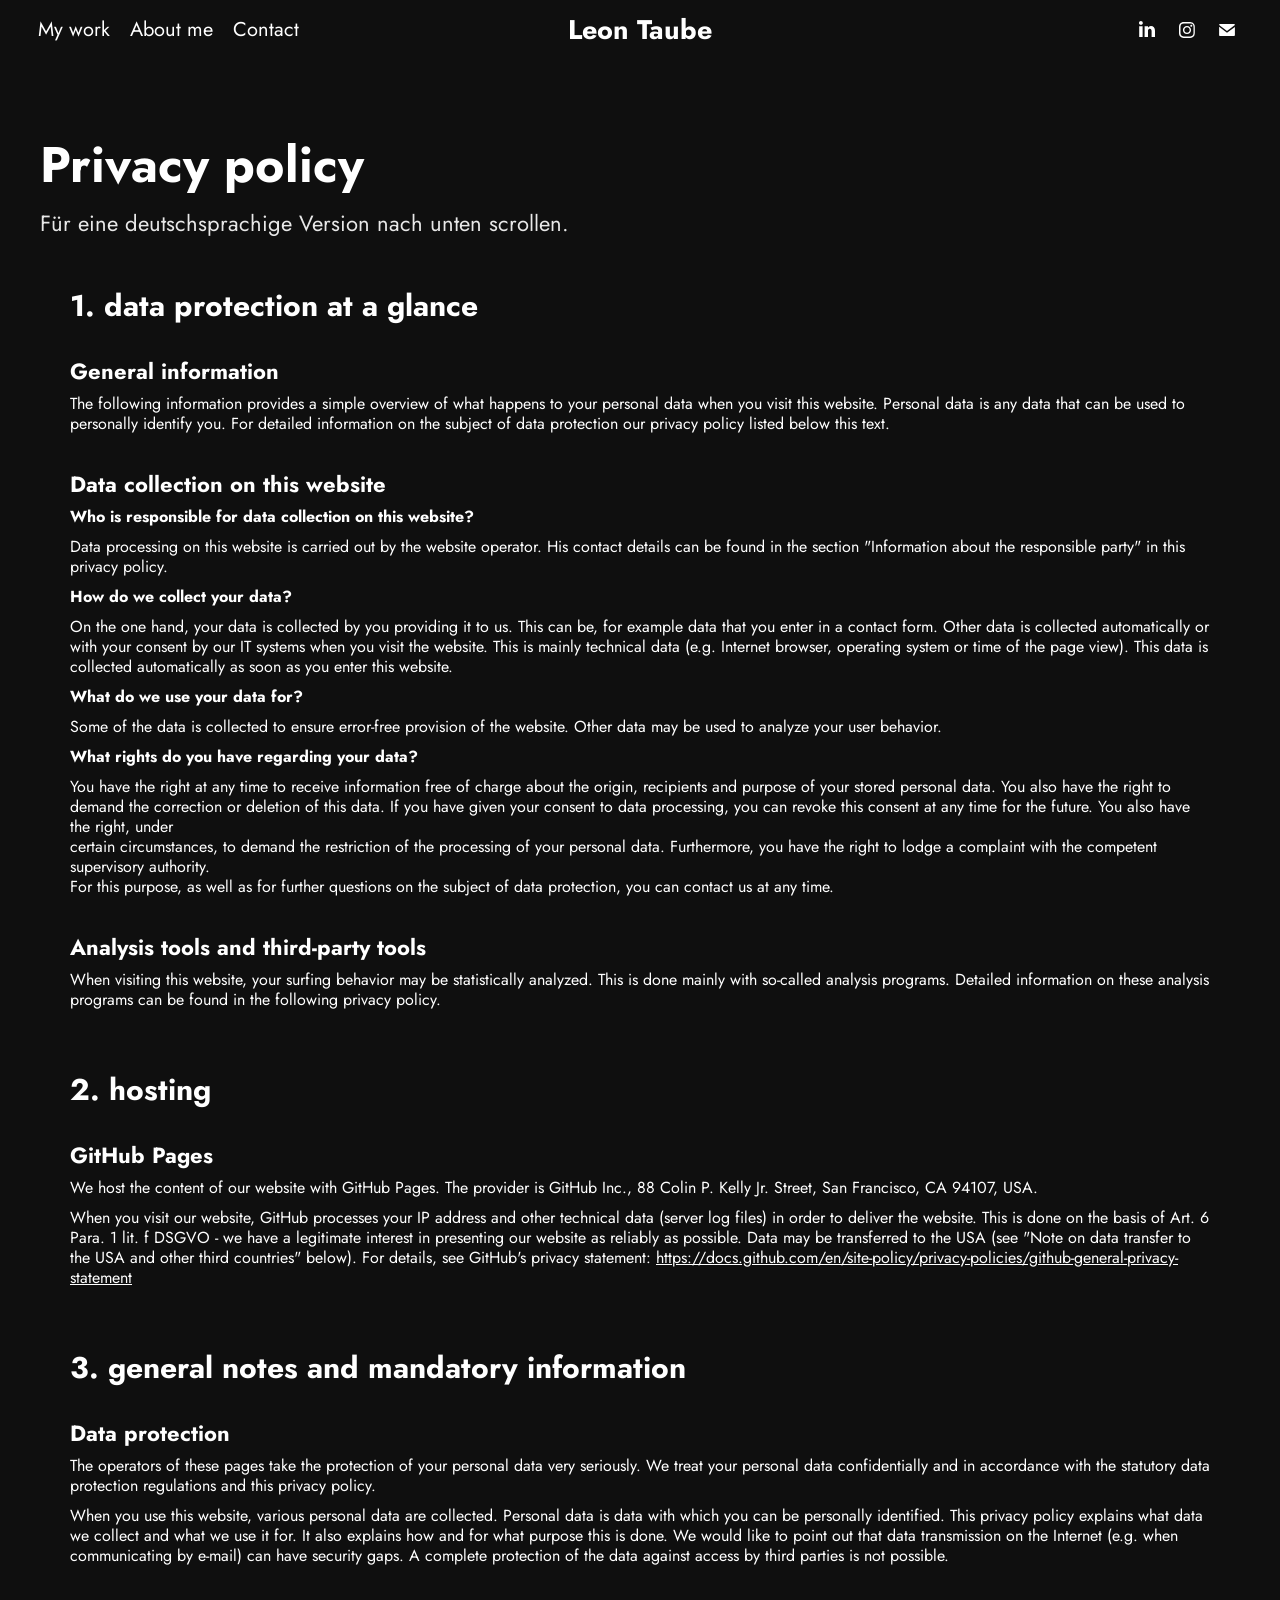
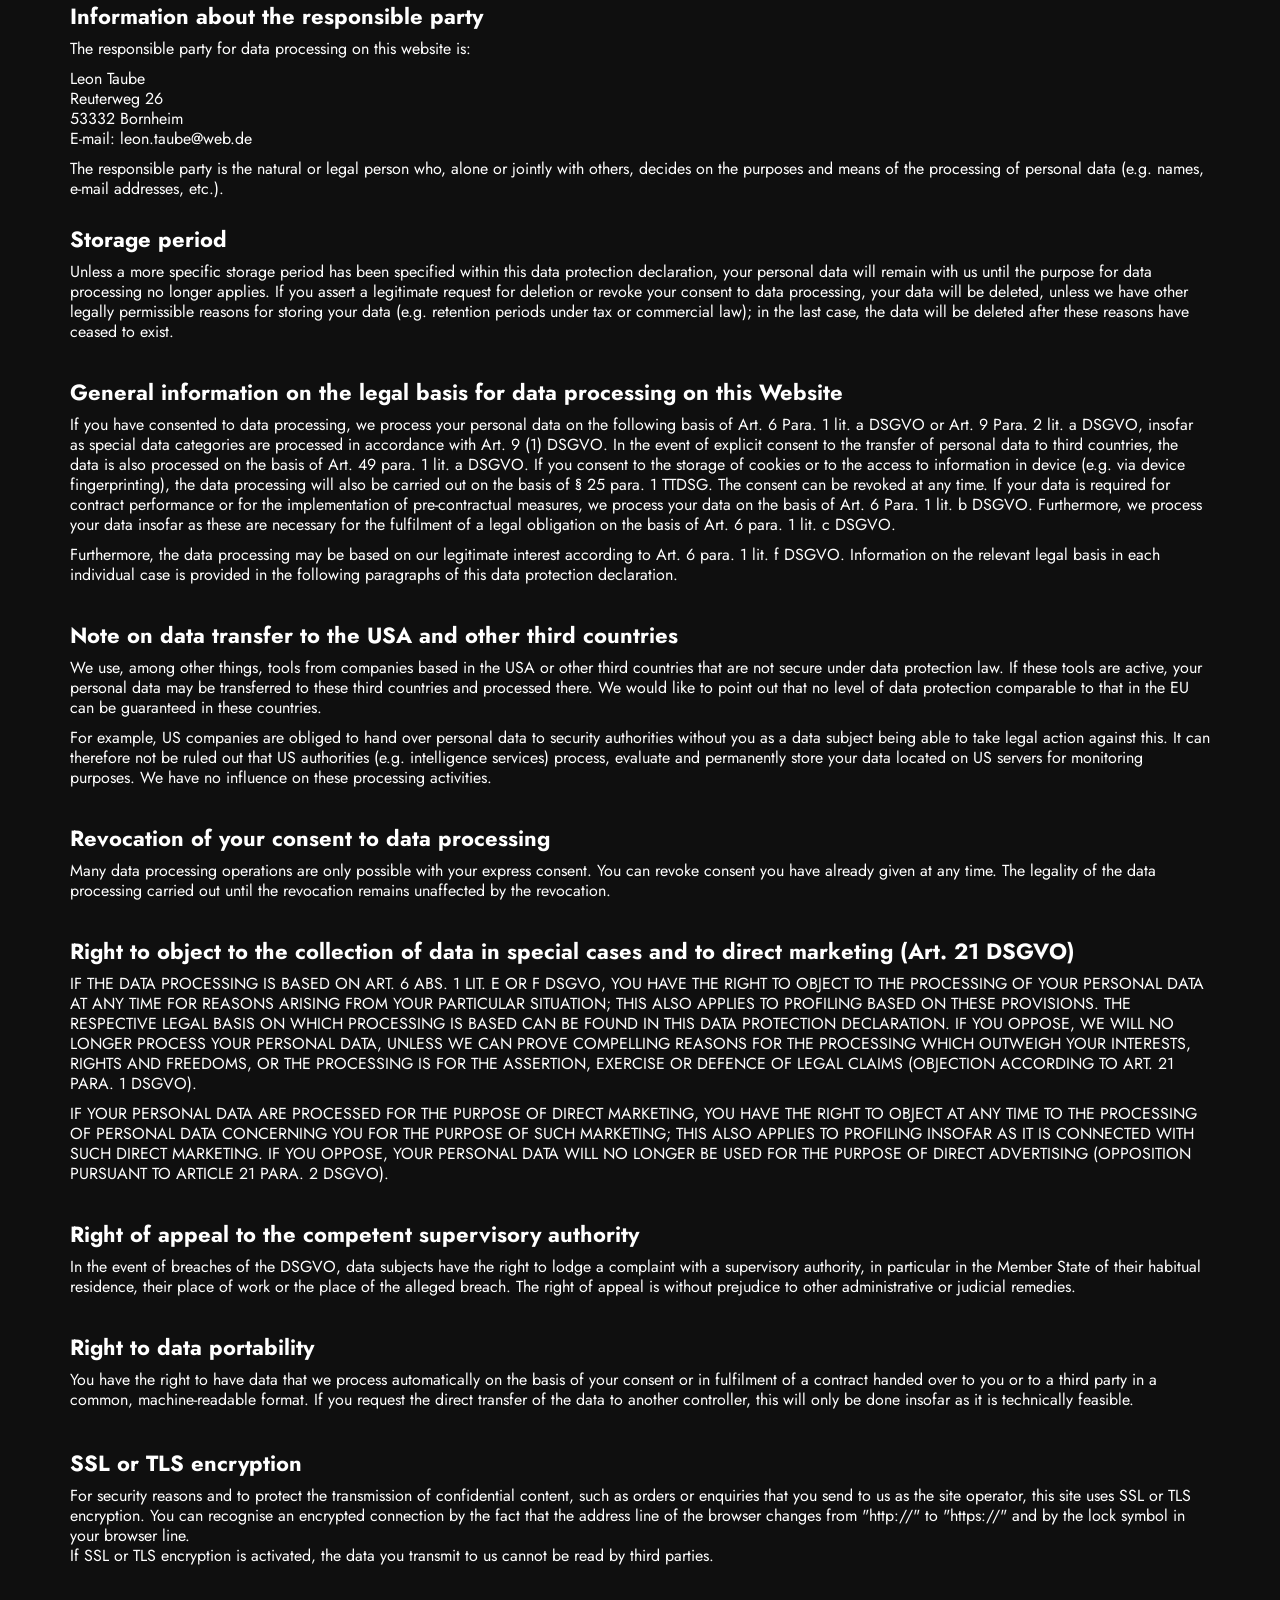
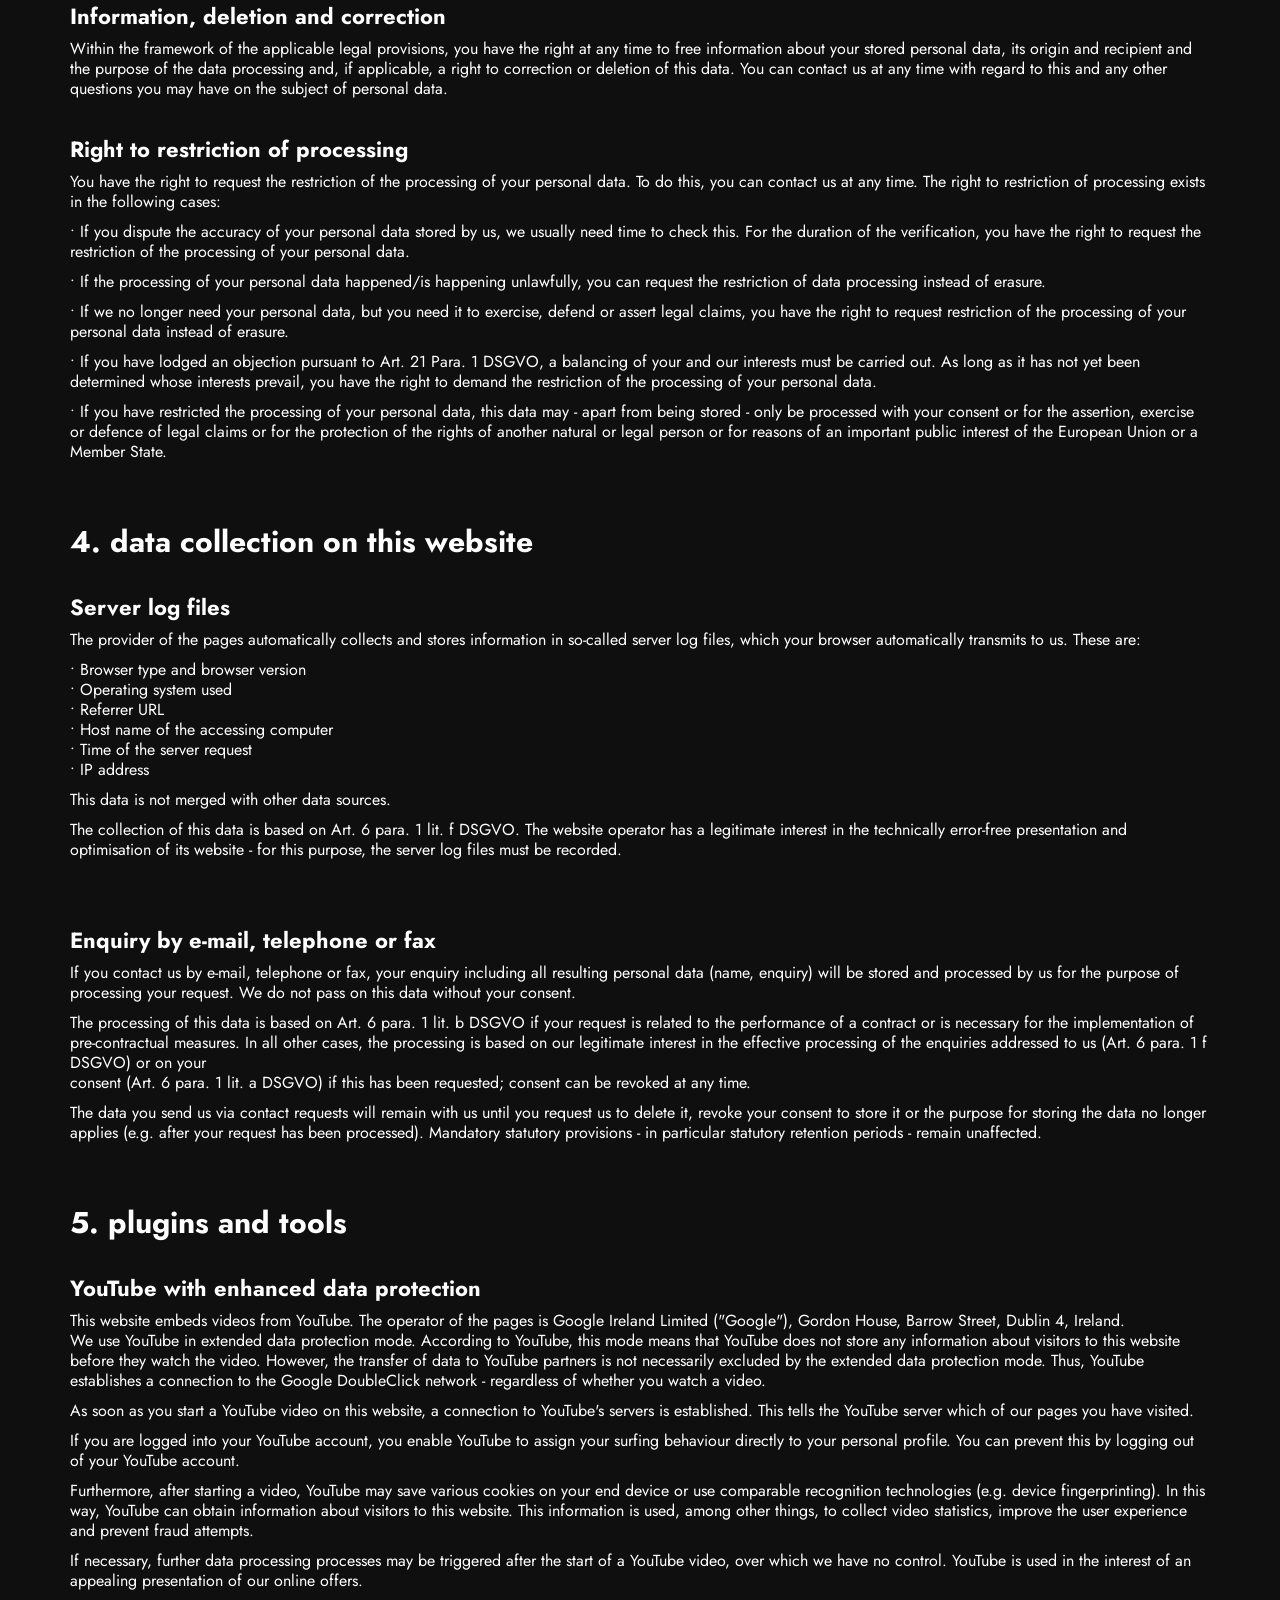
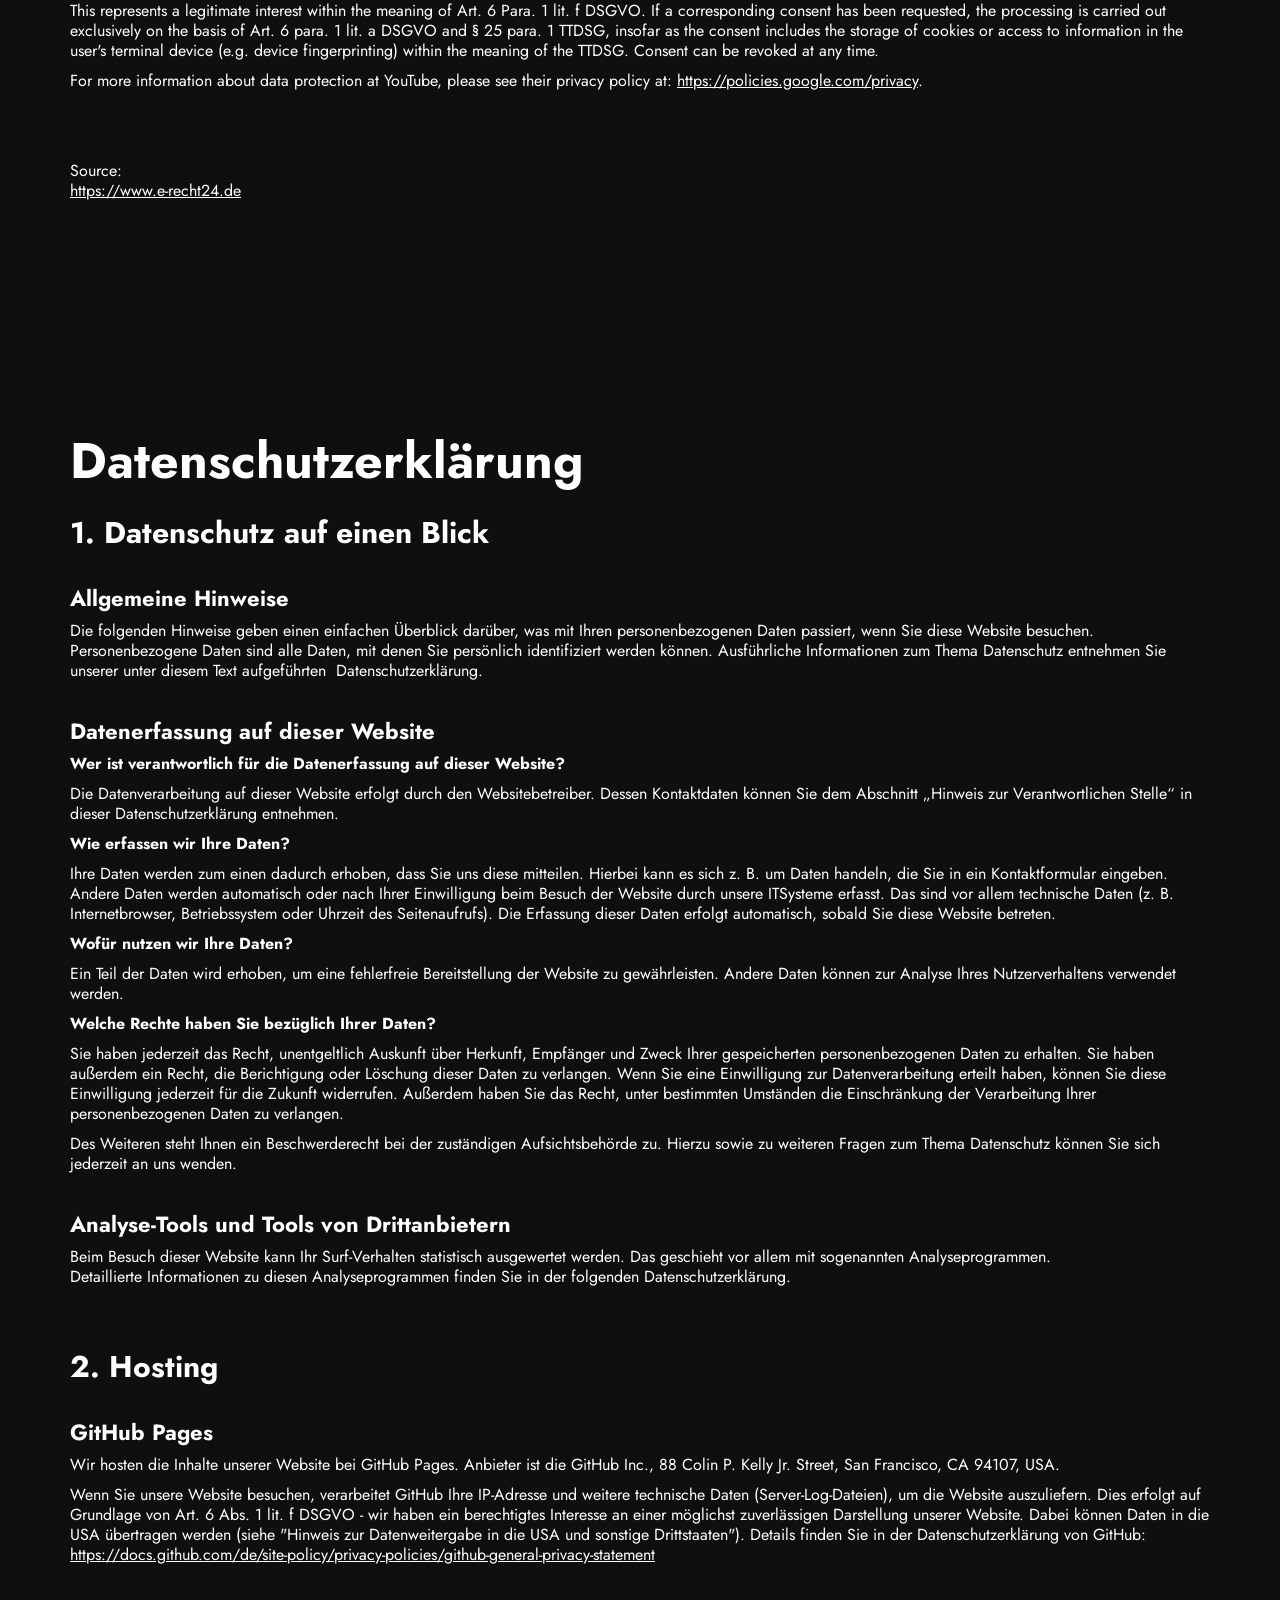
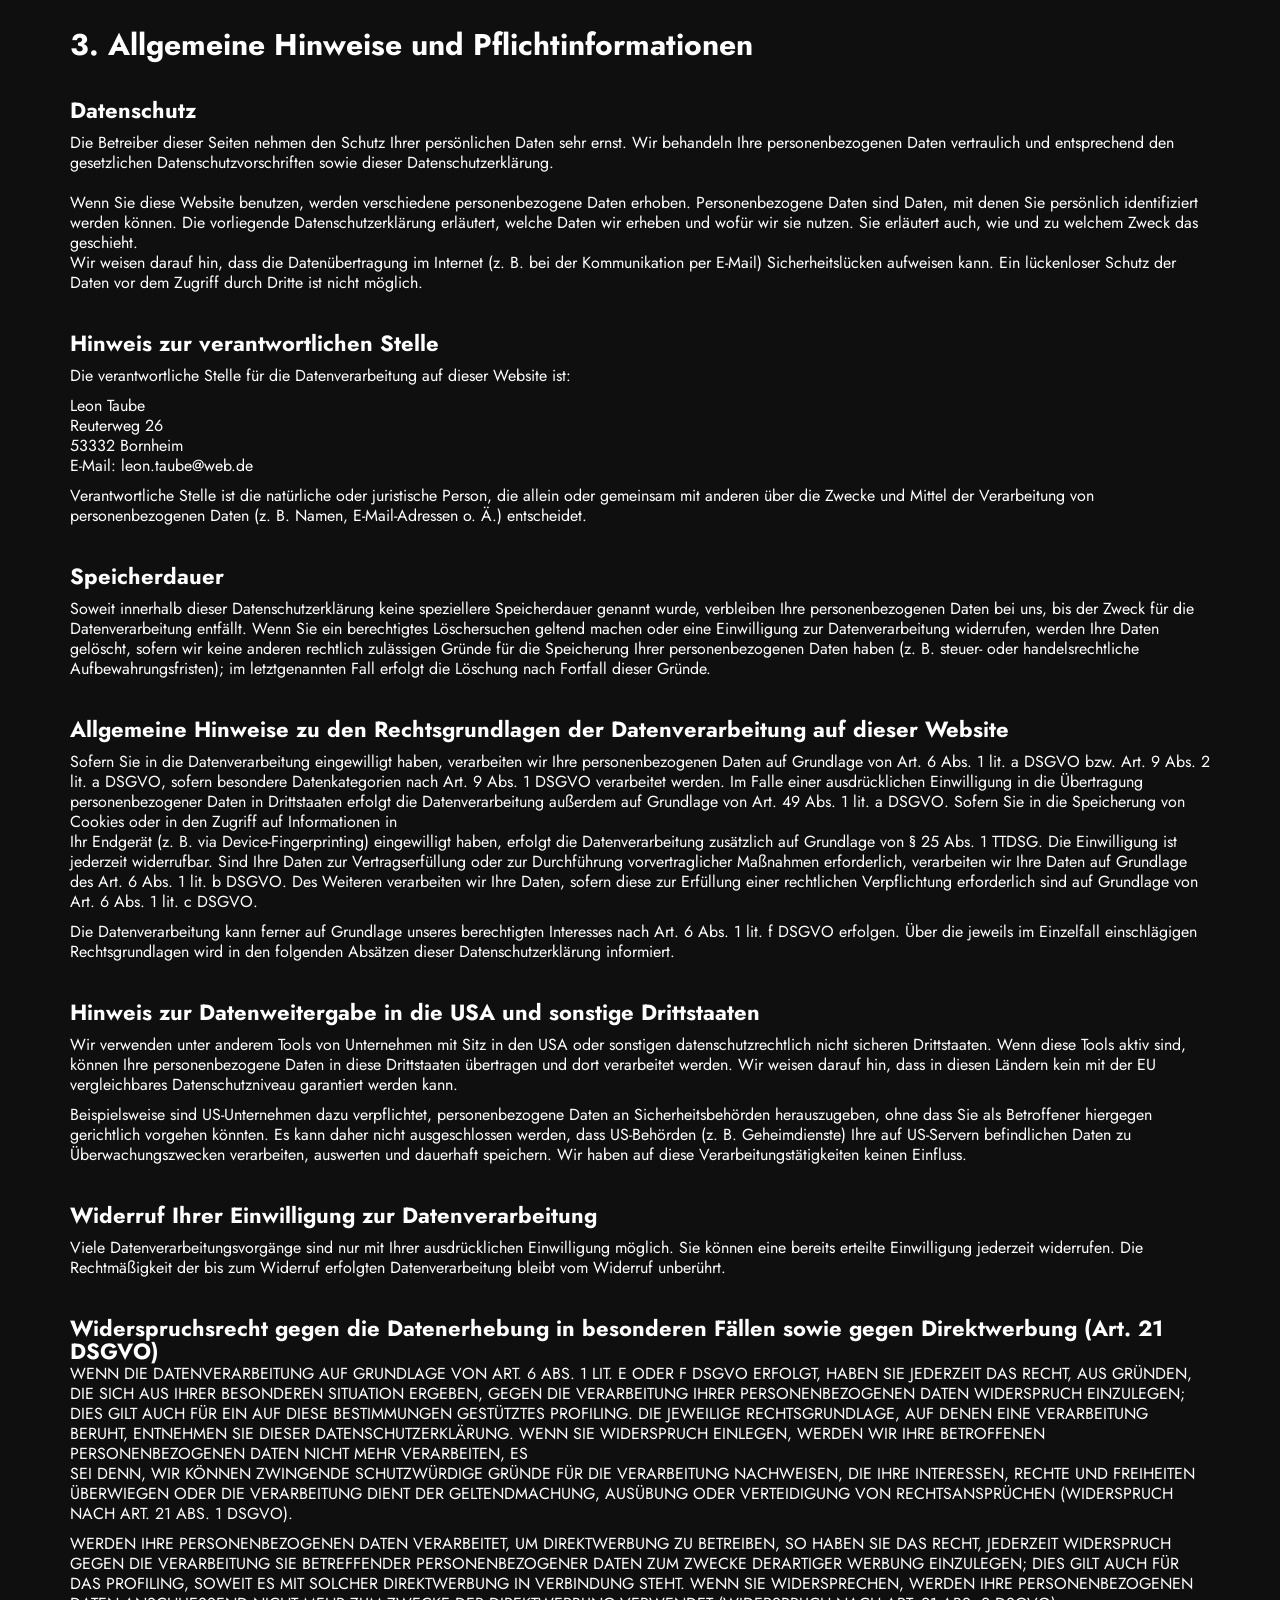
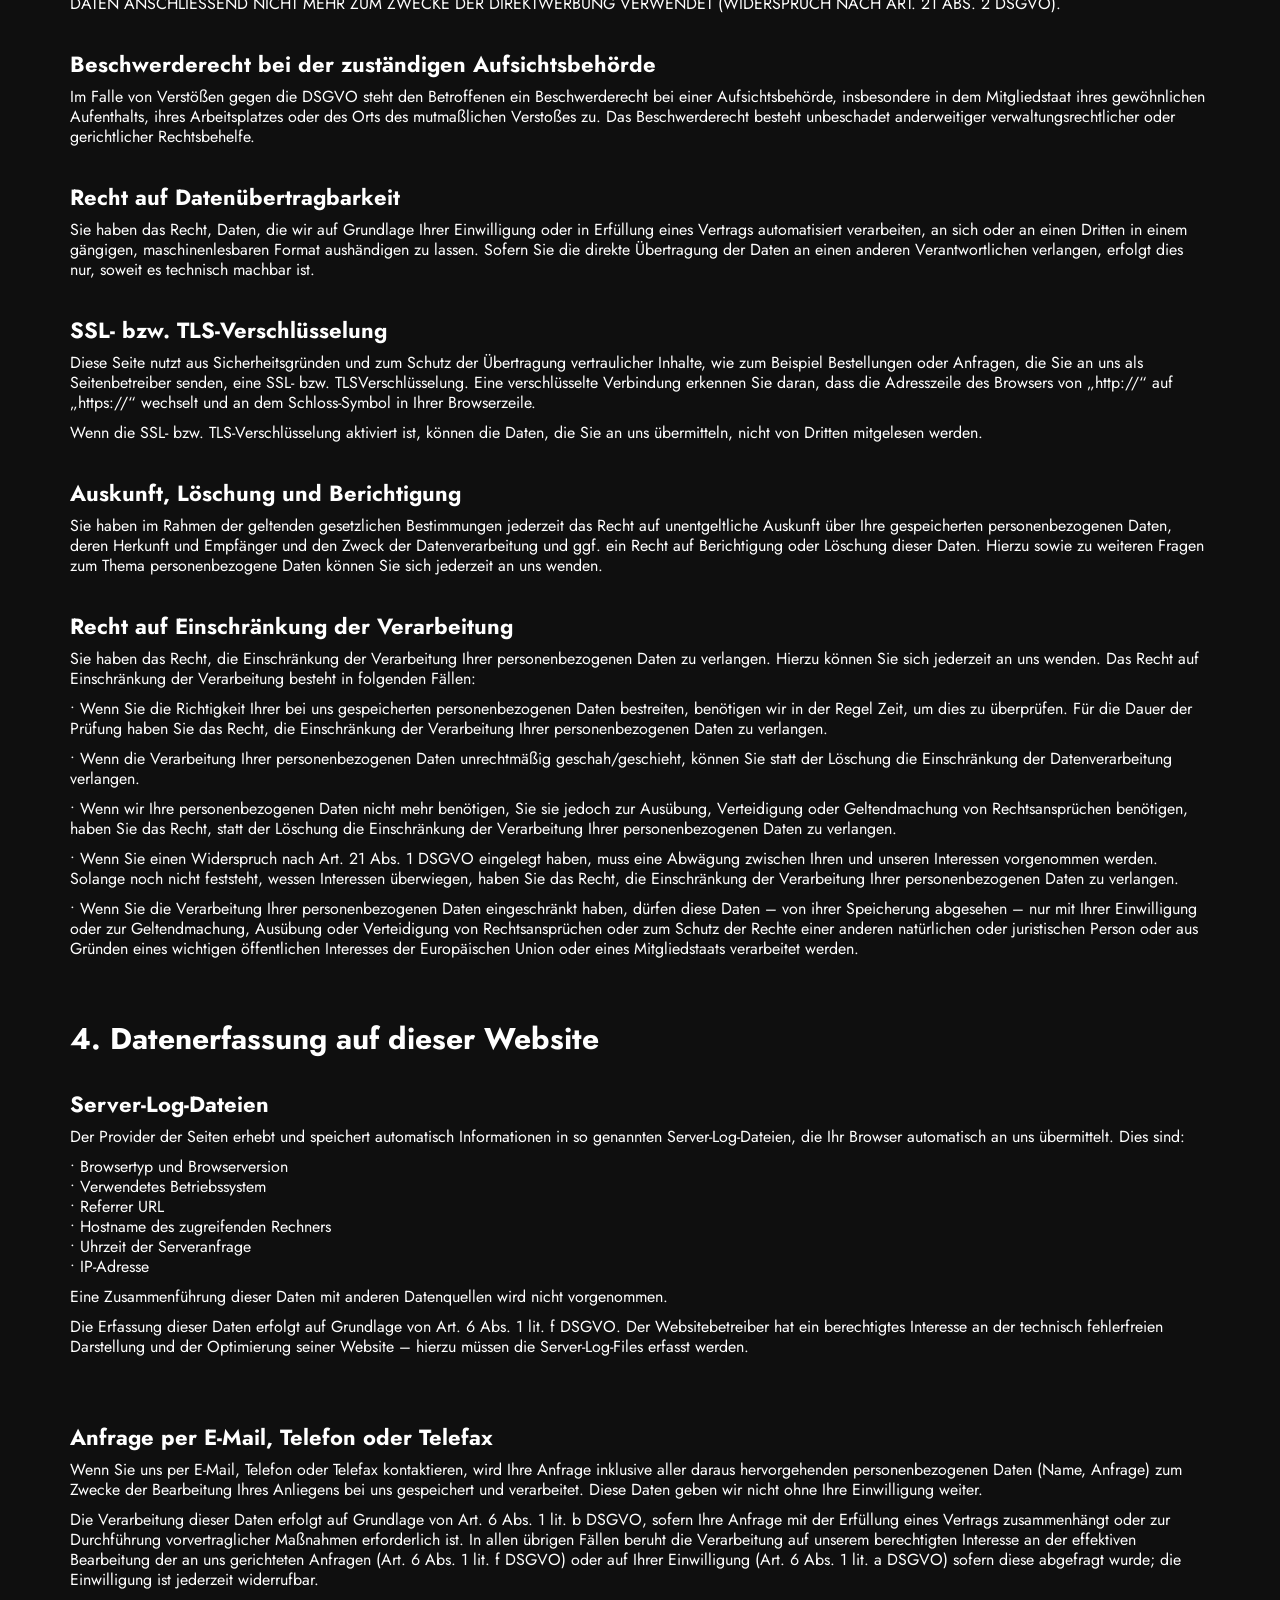
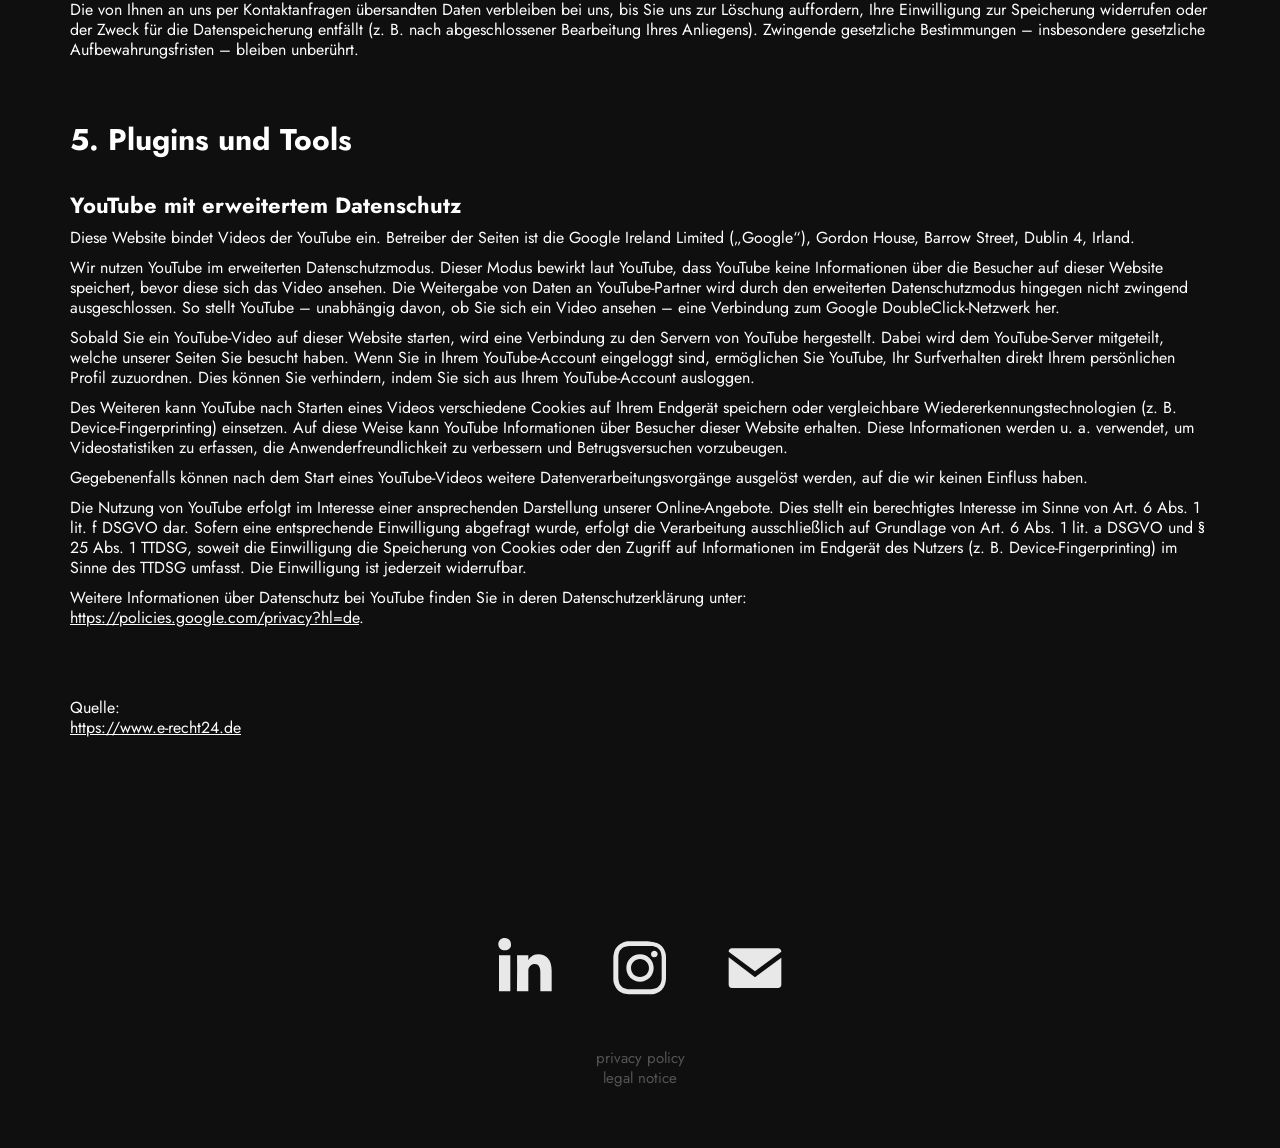
<file: privacy-policy/index.html>
<!doctype html>
<html lang="en">
<head>
<meta charset="utf-8">
<meta name="viewport" content="width=device-width, initial-scale=1">
<title>Leon Taube - Privacy policy</title>
<meta name="description" content="Privacy policy of leontaube.com">
<link rel="canonical" href="https://leontaube.com/privacy-policy/">
<meta property="og:title" content="Leon Taube - Privacy policy">
<meta property="og:description" content="Privacy policy of leontaube.com">
<meta property="og:url" content="https://leontaube.com/privacy-policy/">
<meta property="og:type" content="website">

<link rel="icon" type="image/png" href="/media/favicon-32.png">
<link rel="apple-touch-icon" href="/media/apple-touch-icon.png">
<link rel="preload" href="/static/fonts/jost.woff2" as="font" type="font/woff2" crossorigin>
<link rel="stylesheet" href="/static/style.css?v=379a0a34">
</head>
<body class="page-privacy-policy">
<header class="site-header" id="top">
  <nav class="main-nav" aria-label="Main"><a class="nav-link" href="/">My work</a><a class="nav-link" href="/about-me/">About me</a><a class="nav-link" href="/contact/">Contact</a></nav>
  <div class="logo"><a href="/">Leon Taube</a></div>
  <div class="header-social"><ul class="social"><li><a href="https://www.linkedin.com/in/leon-taube-a641a1212/" target="_blank" rel="noopener" aria-label="LinkedIn"><svg viewBox="0 0 30 24" aria-hidden="true" focusable="false"><path d="M19.6,19v-5.8c0-1.4-0.5-2.4-1.7-2.4c-1,0-1.5,0.7-1.8,1.3C16,12.3,16,12.6,16,13v6h-3.4c0,0,0.1-9.8,0-10.8H16v1.5c0,0,0,0,0,0h0v0C16.4,9,17.2,7.9,19,7.9c2.3,0,4,1.5,4,4.9V19H19.6z M8.9,6.7L8.9,6.7C7.7,6.7,7,5.9,7,4.9C7,3.8,7.8,3,8.9,3s1.9,0.8,1.9,1.9C10.9,5.9,10.1,6.7,8.9,6.7z M10.6,19H7.2V8.2h3.4V19z"/></svg></a></li><li><a href="https://www.instagram.com/leontbe/" target="_blank" rel="noopener" aria-label="Instagram"><svg viewBox="0 0 30 24" aria-hidden="true" focusable="false"><path d="M15,5.4c2.1,0,2.4,0,3.2,0c0.8,0,1.2,0.2,1.5,0.3c0.4,0.1,0.6,0.3,0.9,0.6c0.3,0.3,0.5,0.5,0.6,0.9c0.1,0.3,0.2,0.7,0.3,1.5c0,0.8,0,1.1,0,3.2s0,2.4,0,3.2c0,0.8-0.2,1.2-0.3,1.5c-0.1,0.4-0.3,0.6-0.6,0.9c-0.3,0.3-0.5,0.5-0.9,0.6c-0.3,0.1-0.7,0.2-1.5,0.3c-0.8,0-1.1,0-3.2,0s-2.4,0-3.2,0c-0.8,0-1.2-0.2-1.5-0.3c-0.4-0.1-0.6-0.3-0.9-0.6c-0.3-0.3-0.5-0.5-0.6-0.9c-0.1-0.3-0.2-0.7-0.3-1.5c0-0.8,0-1.1,0-3.2s0-2.4,0-3.2c0-0.8,0.2-1.2,0.3-1.5c0.1-0.4,0.3-0.6,0.6-0.9c0.3-0.3,0.5-0.5,0.9-0.6c0.3-0.1,0.7-0.2,1.5-0.3C12.6,5.4,12.9,5.4,15,5.4 M15,4c-2.2,0-2.4,0-3.3,0c-0.9,0-1.4,0.2-1.9,0.4c-0.5,0.2-1,0.5-1.4,0.9C7.9,5.8,7.6,6.2,7.4,6.8C7.2,7.3,7.1,7.9,7,8.7C7,9.6,7,9.8,7,12s0,2.4,0,3.3c0,0.9,0.2,1.4,0.4,1.9c0.2,0.5,0.5,1,0.9,1.4c0.4,0.4,0.9,0.7,1.4,0.9c0.5,0.2,1.1,0.3,1.9,0.4c0.9,0,1.1,0,3.3,0s2.4,0,3.3,0c0.9,0,1.4-0.2,1.9-0.4c0.5-0.2,1-0.5,1.4-0.9c0.4-0.4,0.7-0.9,0.9-1.4c0.2-0.5,0.3-1.1,0.4-1.9c0-0.9,0-1.1,0-3.3s0-2.4,0-3.3c0-0.9-0.2-1.4-0.4-1.9c-0.2-0.5-0.5-1-0.9-1.4c-0.4-0.4-0.9-0.7-1.4-0.9c-0.5-0.2-1.1-0.3-1.9-0.4C17.4,4,17.2,4,15,4L15,4z M15,7.9c-2.3,0-4.1,1.8-4.1,4.1s1.8,4.1,4.1,4.1s4.1-1.8,4.1-4.1S17.3,7.9,15,7.9z M15,14.7c-1.5,0-2.7-1.2-2.7-2.7c0-1.5,1.2-2.7,2.7-2.7s2.7,1.2,2.7,2.7C17.7,13.5,16.5,14.7,15,14.7z M19.3,6.8c-0.5,0-1,0.4-1,1s0.4,1,1,1c0.5,0,1-0.4,1-1S19.8,6.8,19.3,6.8z"/></svg></a></li><li><a href="mailto:leon.taube@web.de" aria-label="E-Mail"><svg viewBox="0 0 30 24" aria-hidden="true" focusable="false"><path d="M15,13L7.1,7.1c0-0.5,0.4-1,1-1h13.8c0.5,0,1,0.4,1,1L15,13z M15,14.8l7.9-5.9v8.1c0,0.5-0.4,1-1,1H8.1c-0.5,0-1-0.4-1-1V8.8L15,14.8z"/></svg></a></li></ul></div>
  <button class="hamburger" type="button" aria-label="Open menu" aria-expanded="false" aria-controls="mobile-nav"><i></i><i></i><i></i></button>
</header>
<div class="mobile-nav" id="mobile-nav" hidden>
  <button class="close-nav" type="button" aria-label="Close menu"></button>
  <nav aria-label="Mobile"><a class="nav-link" href="/">My work</a><a class="nav-link" href="/about-me/">About me</a><a class="nav-link" href="/contact/">Contact</a></nav>
  <div class="mobile-social"><ul class="social"><li><a href="https://www.linkedin.com/in/leon-taube-a641a1212/" target="_blank" rel="noopener" aria-label="LinkedIn"><svg viewBox="0 0 30 24" aria-hidden="true" focusable="false"><path d="M19.6,19v-5.8c0-1.4-0.5-2.4-1.7-2.4c-1,0-1.5,0.7-1.8,1.3C16,12.3,16,12.6,16,13v6h-3.4c0,0,0.1-9.8,0-10.8H16v1.5c0,0,0,0,0,0h0v0C16.4,9,17.2,7.9,19,7.9c2.3,0,4,1.5,4,4.9V19H19.6z M8.9,6.7L8.9,6.7C7.7,6.7,7,5.9,7,4.9C7,3.8,7.8,3,8.9,3s1.9,0.8,1.9,1.9C10.9,5.9,10.1,6.7,8.9,6.7z M10.6,19H7.2V8.2h3.4V19z"/></svg></a></li><li><a href="https://www.instagram.com/leontbe/" target="_blank" rel="noopener" aria-label="Instagram"><svg viewBox="0 0 30 24" aria-hidden="true" focusable="false"><path d="M15,5.4c2.1,0,2.4,0,3.2,0c0.8,0,1.2,0.2,1.5,0.3c0.4,0.1,0.6,0.3,0.9,0.6c0.3,0.3,0.5,0.5,0.6,0.9c0.1,0.3,0.2,0.7,0.3,1.5c0,0.8,0,1.1,0,3.2s0,2.4,0,3.2c0,0.8-0.2,1.2-0.3,1.5c-0.1,0.4-0.3,0.6-0.6,0.9c-0.3,0.3-0.5,0.5-0.9,0.6c-0.3,0.1-0.7,0.2-1.5,0.3c-0.8,0-1.1,0-3.2,0s-2.4,0-3.2,0c-0.8,0-1.2-0.2-1.5-0.3c-0.4-0.1-0.6-0.3-0.9-0.6c-0.3-0.3-0.5-0.5-0.6-0.9c-0.1-0.3-0.2-0.7-0.3-1.5c0-0.8,0-1.1,0-3.2s0-2.4,0-3.2c0-0.8,0.2-1.2,0.3-1.5c0.1-0.4,0.3-0.6,0.6-0.9c0.3-0.3,0.5-0.5,0.9-0.6c0.3-0.1,0.7-0.2,1.5-0.3C12.6,5.4,12.9,5.4,15,5.4 M15,4c-2.2,0-2.4,0-3.3,0c-0.9,0-1.4,0.2-1.9,0.4c-0.5,0.2-1,0.5-1.4,0.9C7.9,5.8,7.6,6.2,7.4,6.8C7.2,7.3,7.1,7.9,7,8.7C7,9.6,7,9.8,7,12s0,2.4,0,3.3c0,0.9,0.2,1.4,0.4,1.9c0.2,0.5,0.5,1,0.9,1.4c0.4,0.4,0.9,0.7,1.4,0.9c0.5,0.2,1.1,0.3,1.9,0.4c0.9,0,1.1,0,3.3,0s2.4,0,3.3,0c0.9,0,1.4-0.2,1.9-0.4c0.5-0.2,1-0.5,1.4-0.9c0.4-0.4,0.7-0.9,0.9-1.4c0.2-0.5,0.3-1.1,0.4-1.9c0-0.9,0-1.1,0-3.3s0-2.4,0-3.3c0-0.9-0.2-1.4-0.4-1.9c-0.2-0.5-0.5-1-0.9-1.4c-0.4-0.4-0.9-0.7-1.4-0.9c-0.5-0.2-1.1-0.3-1.9-0.4C17.4,4,17.2,4,15,4L15,4z M15,7.9c-2.3,0-4.1,1.8-4.1,4.1s1.8,4.1,4.1,4.1s4.1-1.8,4.1-4.1S17.3,7.9,15,7.9z M15,14.7c-1.5,0-2.7-1.2-2.7-2.7c0-1.5,1.2-2.7,2.7-2.7s2.7,1.2,2.7,2.7C17.7,13.5,16.5,14.7,15,14.7z M19.3,6.8c-0.5,0-1,0.4-1,1s0.4,1,1,1c0.5,0,1-0.4,1-1S19.8,6.8,19.3,6.8z"/></svg></a></li><li><a href="mailto:leon.taube@web.de" aria-label="E-Mail"><svg viewBox="0 0 30 24" aria-hidden="true" focusable="false"><path d="M15,13L7.1,7.1c0-0.5,0.4-1,1-1h13.8c0.5,0,1,0.4,1,1L15,13z M15,14.8l7.9-5.9v8.1c0,0.5-0.4,1-1,1H8.1c-0.5,0-1-0.4-1-1V8.8L15,14.8z"/></svg></a></li></ul></div>
</div>
<main>
<div class="header-placeholder"></div>
<header class="page-header"><h1 class="title">Privacy policy</h1><p class="description">Für eine deutschsprachige Version nach unten scrollen.</p></header>
<div class="modules"><div class="module text" style="width:95%;max-width:1200px"><div class="rich-text"><div style="text-align:left"><div class="sub-title"><div style="line-height:20px;text-align:left"><div style="line-height:20px;text-align:left"><span style="color:#ffffff"><span style="font-weight:700"><span style="font-size:30px">1. data protection at a glance</span></span></span><br></div><div style="line-height:20px;text-align:left"><br></div><div style="line-height:20px;text-align:left"><span style="color:#ffffff"><span style="font-size:22px"><span style="font-weight:700">General information</span></span></span><br></div><div style="line-height:20px;text-align:left"><span style="color:#ffffff">The following information provides a simple overview of what happens to your personal data when you visit this website. Personal data is any data that can be used to personally identify you. For detailed information on the subject of data protection our privacy policy listed below this text.</span></div><div style="line-height:20px;text-align:left"><br></div><div style="line-height:20px;text-align:left"><span style="color:#ffffff"><span style="font-size:22px"><span style="font-weight:700">Data collection on this website</span></span></span></div><div style="line-height:20px;text-align:left"><span style="color:#ffffff"><span style="font-weight:700">Who is responsible for data collection on this website?</span></span></div><div style="line-height:20px;text-align:left"><span style="color:#ffffff">Data processing on this website is carried out by the website operator. His contact details can be found in the section "Information about the responsible party" in this privacy policy.</span></div><div style="line-height:20px;text-align:left"><span style="color:#ffffff"><span style="font-weight:700">How do we collect your data?</span></span></div><div style="line-height:20px;text-align:left"><span style="color:#ffffff">On the one hand, your data is collected by you providing it to us. This can be, for example data that you enter in a contact form. Other data is collected automatically or with your consent by our IT systems when you visit the website. This is mainly technical data (e.g. Internet browser, operating system or time of the page view). This data is collected automatically as soon as you enter this website.</span></div><div style="line-height:20px;text-align:left"><span style="font-weight:700"><span style="color:#ffffff">What do we use your data for?</span></span></div><div style="line-height:20px;text-align:left"><span style="color:#ffffff">Some of the data is collected to ensure error-free provision of the website. Other data may be used to analyze your user behavior.</span></div><div style="line-height:20px;text-align:left"><span style="color:#ffffff"><span style="font-weight:700">What rights do you have regarding your data?</span></span></div><div style="line-height:20px;text-align:left"><span style="color:#ffffff">You have the right at any time to receive information free of charge about the origin, recipients and purpose of your stored personal data. You also have the right to demand the correction or deletion of this data. If you have given your consent to data processing, you can revoke this consent at any time for the future. You also have the right, under<br>certain circumstances, to demand the restriction of the processing of your personal data. Furthermore, you have the right to lodge a complaint with the competent supervisory authority.<br>For this purpose, as well as for further questions on the subject of data protection, you can contact us at any time.</span></div><div style="line-height:20px;text-align:left"><br></div><div style="line-height:20px;text-align:left"><span style="color:#ffffff"><span style="font-weight:700"><span style="font-size:22px">Analysis tools and third-party tools</span></span></span></div><div style="line-height:20px;text-align:left"><span style="color:#ffffff">When visiting this website, your surfing behavior may be statistically analyzed. This is done mainly with so-called analysis programs. Detailed information on these analysis programs can be found in the following privacy policy.</span></div><div style="line-height:20px;text-align:left"><br></div><div style="line-height:20px;text-align:left"><br></div><div style="line-height:20px;text-align:left"><span style="color:#ffffff"><span style="font-weight:700"><span style="font-size:30px">2. hosting</span></span></span></div><div style="line-height:20px;text-align:left"><br></div><div style="line-height:20px;text-align:left"><span style="color:#ffffff"><span style="font-size:22px"><span style="font-weight:700">GitHub Pages</span></span></span><br></div><div style="line-height:20px;text-align:left"><span style="color:#ffffff">We host the content of our website with GitHub Pages. The provider is GitHub Inc., 88 Colin P. Kelly Jr. Street, San Francisco, CA 94107, USA.</span></div><div style="line-height:20px;text-align:left"><span style="color:#ffffff">When you visit our website, GitHub processes your IP address and other technical data (server log files) in order to deliver the website. This is done on the basis of Art. 6 Para. 1 lit. f DSGVO - we have a legitimate interest in presenting our website as reliably as possible. Data may be transferred to the USA (see "Note on data transfer to the USA and other third countries" below). For details, see GitHub's privacy statement: <a href="https://docs.github.com/en/site-policy/privacy-policies/github-general-privacy-statement" target="_blank" rel="noopener">https://docs.github.com/en/site-policy/privacy-policies/github-general-privacy-statement</a></span><br></div><div style="line-height:20px;text-align:left"><br></div><div style="line-height:20px;text-align:left"><br></div><div style="line-height:20px;text-align:left"><span style="color:#ffffff"><span style="font-weight:700"><span style="font-size:30px">3. general notes and mandatory information</span></span></span></div><div style="line-height:20px;text-align:left"><br></div><div style="line-height:20px;text-align:left"><span style="color:#ffffff"><span style="font-weight:700"><span style="font-size:22px">Data protection</span></span></span></div><div style="line-height:20px;text-align:left"><span style="color:#ffffff">The operators of these pages take the protection of your personal data very seriously. We treat your personal data confidentially and in accordance with the statutory data protection regulations and this privacy policy.</span></div><div style="line-height:20px;text-align:left"><span style="color:#ffffff">When you use this website, various personal data are collected. Personal data is data with which you can be personally identified. This privacy policy explains what data we collect and what we use it for. It also explains how and for what purpose this is done. We would like to point out that data transmission on the Internet (e.g. when communicating by e-mail) can have security gaps. A complete protection of the data against access by third parties is not possible.</span></div><div style="line-height:20px;text-align:left"><br></div><div style="line-height:20px;text-align:left"><span style="font-weight:700"><span style="font-size:22px"><span style="color:#ffffff">Information about the responsible party</span></span></span></div><div style="line-height:20px;text-align:left"><span style="color:#ffffff">The responsible party for data processing on this website is:</span></div><div style="line-height:20px;text-align:left"><span style="color:#ffffff">Leon Taube<br>Reuterweg 26<br>53332 Bornheim<br>E-mail: leon.taube@web.de</span></div><div style="line-height:20px;text-align:left"><span style="color:#ffffff">The responsible party is the natural or legal person who, alone or jointly with others, decides on the purposes and means of the processing of personal data (e.g. names, e-mail addresses, etc.).</span></div><div style="line-height:20px;text-align:left"><div style="line-height:20px;text-align:left"><br><span style="color:#ffffff"><span style="font-weight:700"><span style="font-size:22px">Storage period</span></span></span></div><div style="line-height:20px;text-align:left"><span style="color:#ffffff">Unless a more specific storage period has been specified within this data protection declaration, your personal data will remain with us until the purpose for data processing no longer applies. If you assert a legitimate request for deletion or revoke your consent to data processing, your data will be deleted, unless we have other legally permissible reasons for storing your data (e.g. retention periods under tax or commercial law); in the last case, the data will be deleted after these reasons have ceased to exist.</span></div><div style="line-height:20px;text-align:left"><br></div><div style="line-height:20px;text-align:left"><span style="color:#ffffff"><span style="font-weight:700"><span style="font-size:22px">General information on the legal basis for data processing on this Website</span></span></span></div><div style="line-height:20px;text-align:left"><span style="color:#ffffff">If you have consented to data processing, we process your personal data on the following basis of Art. 6 Para. 1 lit. a DSGVO or Art. 9 Para. 2 lit. a DSGVO, insofar as special data categories are processed in accordance with Art. 9 (1) DSGVO. In the event of explicit consent to the transfer of personal data to third countries, the data is also processed on the basis of Art. 49 para. 1 lit. a DSGVO. If you consent to the storage of cookies or to the access to information in device (e.g. via device fingerprinting), the data processing will also be carried out on the basis of § 25 para. 1 TTDSG. The consent can be revoked at any time. If your data is required for contract performance or for the implementation of pre-contractual measures, we process your data on the basis of Art. 6 Para. 1 lit. b DSGVO. Furthermore, we process your data insofar as these are necessary for the fulfilment of a legal obligation on the basis of Art. 6 para. 1 lit. c DSGVO.</span></div><div style="line-height:20px;text-align:left"><span style="color:#ffffff">Furthermore, the data processing may be based on our legitimate interest according to Art. 6 para. 1 lit. f DSGVO. Information on the relevant legal basis in each individual case is provided in the following paragraphs of this data protection declaration.</span></div><div style="line-height:20px;text-align:left"><br></div><div style="line-height:20px;text-align:left"><span style="color:#ffffff"><span style="font-weight:700"><span style="font-size:22px">Note on data transfer to the USA and other third countries</span></span></span></div><div style="line-height:20px;text-align:left"><span style="color:#ffffff">We use, among other things, tools from companies based in the USA or other third countries that are not secure under data protection law. If these tools are active, your personal data may be transferred to these third countries and processed there. We would like to point out that no level of data protection comparable to that in the EU can be guaranteed in these countries.</span></div><div style="line-height:20px;text-align:left"><span style="color:#ffffff">For example, US companies are obliged to hand over personal data to security authorities without you as a data subject being able to take legal action against this.</span><span style="color:#ffffff"> It can therefore not be ruled out that US authorities (e.g. intelligence services) process, evaluate and permanently store your data located on US servers for monitoring purposes. We have no influence on these processing activities.</span><br></div><div style="line-height:20px;text-align:left"><br></div><div style="line-height:20px;text-align:left"><span style="font-size:22px"><span style="color:#ffffff"></span></span><span style="color:#ffffff"><span style="font-weight:700"><span style="font-size:22px">Revocation of your consent to data processing</span></span></span></div><div style="line-height:20px;text-align:left"><span style="color:#ffffff">Many data processing operations are only possible with your express consent. You can revoke consent you have already given at any time. The legality of the data processing carried out until the revocation remains unaffected by the revocation.</span><span style="color:#ffffff"></span><br></div><div style="line-height:20px;text-align:left"><span style="color:#ffffff"><br></span></div><div style="line-height:20px;text-align:left"><span style="color:#ffffff"><span style="font-weight:700"><span style="font-size:22px">Right to object to the collection of data in special cases and to direct marketing (Art. 21 DSGVO)</span></span></span></div><div style="line-height:20px;text-align:left"><span style="color:#ffffff">IF THE DATA PROCESSING IS BASED ON ART. 6 ABS. 1 LIT. E OR F DSGVO, YOU HAVE THE RIGHT TO OBJECT TO THE PROCESSING OF YOUR PERSONAL DATA AT ANY TIME FOR REASONS ARISING FROM YOUR PARTICULAR SITUATION; THIS ALSO APPLIES TO PROFILING BASED ON THESE PROVISIONS. THE RESPECTIVE LEGAL BASIS ON WHICH PROCESSING IS BASED CAN BE FOUND IN THIS DATA PROTECTION DECLARATION. IF YOU OPPOSE, WE WILL NO LONGER PROCESS YOUR PERSONAL DATA, UNLESS WE CAN PROVE COMPELLING REASONS FOR THE PROCESSING WHICH OUTWEIGH YOUR INTERESTS, RIGHTS AND FREEDOMS, OR THE PROCESSING IS FOR THE ASSERTION, EXERCISE OR DEFENCE OF LEGAL CLAIMS (OBJECTION ACCORDING TO ART. 21 PARA. 1 DSGVO).</span><br></div><div style="line-height:20px;text-align:left"><span style="color:#ffffff">IF YOUR PERSONAL DATA ARE PROCESSED FOR THE PURPOSE OF DIRECT MARKETING, YOU HAVE THE RIGHT TO OBJECT AT ANY TIME TO THE PROCESSING OF PERSONAL DATA CONCERNING YOU FOR THE PURPOSE OF SUCH MARKETING; THIS ALSO APPLIES TO PROFILING INSOFAR AS IT IS CONNECTED WITH SUCH DIRECT MARKETING. IF YOU OPPOSE, YOUR PERSONAL DATA WILL NO LONGER BE USED FOR THE PURPOSE OF DIRECT ADVERTISING (OPPOSITION PURSUANT TO ARTICLE 21 PARA. 2 DSGVO).</span></div><div style="line-height:20px;text-align:left"><span style="color:#ffffff"><br></span></div><div style="line-height:20px;text-align:left"><span style="color:#ffffff"><span style="font-weight:700"><span style="font-size:22px">Right of appeal to the competent supervisory authority</span></span></span></div><div style="line-height:20px;text-align:left"><span style="color:#ffffff">In the event of breaches of the DSGVO, data subjects have the right to lodge a complaint with a supervisory authority, in particular in the Member State of their habitual residence, their place of work or the place of the alleged breach. The right of appeal is without prejudice to other administrative or judicial remedies.</span><br></div><div style="line-height:20px;text-align:left"><span style="color:#ffffff"><br></span></div><div style="line-height:20px;text-align:left"><div style="line-height:20px;text-align:left"><span style="color:#ffffff"><span style="font-weight:700"><span style="font-size:22px">Right to data portability</span></span></span></div><div style="line-height:20px;text-align:left"><span style="color:#ffffff">You have the right to have data that we process automatically on the basis of your consent or in fulfilment of a contract handed over to you or to a third party in a common, machine-readable format. If you request the direct transfer of the data to another controller, this will only be done insofar as it is technically feasible.</span><br></div><div style="line-height:20px;text-align:left"><span style="color:#ffffff"><span style="font-weight:700"><span style="font-size:22px"><br></span></span></span></div><div style="line-height:20px;text-align:left"><span style="color:#ffffff"><span style="font-weight:700"><span style="font-size:22px">SSL or TLS encryption</span></span></span><br></div><div style="line-height:20px;text-align:left"><span style="color:#ffffff">For security reasons and to protect the transmission of confidential content, such as orders or enquiries that you send to us as the site operator, this site uses SSL or TLS encryption. You can recognise an encrypted connection by the fact that the address line of the browser changes from "http://" to "https://" and by the lock symbol in your browser line.<br>If SSL or TLS encryption is activated, the data you transmit to us cannot be read by third parties.</span><br></div><div style="line-height:20px;text-align:left"><span style="color:#ffffff"><br></span></div><div style="line-height:20px;text-align:left"><span style="color:#ffffff"><span style="font-weight:700"><span style="font-size:22px">Information, deletion and correction</span></span></span></div><div style="line-height:20px;text-align:left"><span style="color:#ffffff">Within the framework of the applicable legal provisions, you have the right at any time to free information about your stored personal data, its origin and recipient and the purpose of the data processing and, if applicable, a right to correction or deletion of this data. You can contact us at any time with regard to this and any other questions you may have on the subject of personal data.</span></div><div style="line-height:20px;text-align:left"><br></div><div style="line-height:20px;text-align:left"><span style="color:#ffffff"><span style="font-size:22px"><span style="font-weight:700">Right to restriction of processing</span></span></span></div><div style="line-height:20px;text-align:left"><span style="color:#ffffff">You have the right to request the restriction of the processing of your personal data. To do this, you can contact us at any time. The right to restriction of processing exists in the following cases:</span><br></div><div style="line-height:20px;text-align:left"><span style="color:#ffffff">• If you dispute the accuracy of your personal data stored by us, we usually need time to check this. For the duration of the verification, you have the right to request the restriction of the processing of your personal data.</span><br></div><div style="line-height:20px;text-align:left"><span style="color:#ffffff">• If the processing of your personal data happened/is happening unlawfully, you can request the restriction of data processing instead of erasure.</span><br></div><div style="line-height:20px;text-align:left"><span style="color:#ffffff">• If we no longer need your personal data, but you need it to exercise, defend or assert legal claims, you have the right to request restriction of the processing of your personal data instead of erasure.</span><br></div><div style="line-height:20px;text-align:left"><span style="color:#ffffff">• If you have lodged an objection pursuant to Art. 21 Para. 1 DSGVO, a balancing of your and our interests must be carried out. As long as it has not yet been determined whose interests prevail, you have the right to demand the restriction of the processing of your personal data.</span><br></div><div style="line-height:20px;text-align:left"><span style="color:#ffffff">• If you have restricted the processing of your personal data, this data may - apart from being stored - only be processed with your consent or for the assertion, exercise or defence of legal claims or for the protection of the rights of another natural or legal person or for reasons of an important public interest of the European Union or a Member State.</span><br></div><div style="line-height:20px;text-align:left"><span style="color:#ffffff"><br></span></div><div style="line-height:20px;text-align:left"><span style="color:#ffffff"><br></span></div><div style="line-height:20px;text-align:left"><span style="color:#ffffff"><span style="font-weight:700"><span style="font-size:30px">4. data collection on this website</span></span></span></div><div style="line-height:20px;text-align:left"><span style="color:#ffffff"><br></span></div><div style="line-height:20px;text-align:left"><span style="color:#ffffff"><span style="font-weight:700"><span style="font-size:22px">Server log files</span></span></span></div><div style="line-height:20px;text-align:left"><span style="color:#ffffff">The provider of the pages automatically collects and stores information in so-called server log files, which your browser automatically transmits to us. These are:<br></span></div><div style="line-height:20px;text-align:left"><span style="color:#ffffff">• Browser type and browser version<br>• Operating system used<br>• Referrer URL<br>• Host name of the accessing computer<br>• Time of the server request<br>• IP address</span><br></div><div style="line-height:20px;text-align:left"><span style="color:#ffffff">This data is not merged with other data sources.</span><br></div><div style="line-height:20px;text-align:left"><span style="color:#ffffff">The collection of this data is based on Art. 6 para. 1 lit. f DSGVO. The website operator has a legitimate interest in the technically error-free presentation and optimisation of its website - for this purpose, the server log files must be recorded.</span></div><div style="line-height:20px;text-align:left"><br></div><div style="line-height:20px;text-align:left"><span style="color:#ffffff"><br></span></div><div style="line-height:20px;text-align:left"><span style="color:#ffffff"><span style="font-weight:700"><span style="font-size:22px">Enquiry by e-mail, telephone or fax</span></span></span></div><div style="line-height:20px;text-align:left"><span style="color:#ffffff">If you contact us by e-mail, telephone or fax, your enquiry including all resulting personal data (name, enquiry) will be stored and processed by us for the purpose of processing your request. We do not pass on this data without your consent.</span><br></div><div style="line-height:20px;text-align:left"><span style="color:#ffffff">The processing of this data is based on Art. 6 para. 1 lit. b DSGVO if your request is related to the performance of a contract or is necessary for the implementation of pre-contractual measures. In all other cases, the processing is based on our legitimate interest in the effective processing of the enquiries addressed to us (Art. 6 para. 1 f DSGVO) or on your<br>consent (Art. 6 para. 1 lit. a DSGVO) if this has been requested; consent can be revoked at any time.</span></div><div style="line-height:20px;text-align:left"><span style="color:#ffffff">The data you send us via contact requests will remain with us until you request us to delete it, revoke your consent to store it or the purpose for storing the data no longer applies (e.g. after your request has been processed). Mandatory statutory provisions - in particular statutory retention periods - remain unaffected.</span></div><div style="line-height:20px;text-align:left"><span style="color:#ffffff"><br></span></div><div style="line-height:20px;text-align:left"><span style="color:#ffffff"><br></span></div><div style="line-height:20px;text-align:left"><span style="color:#ffffff"><span style="font-weight:700"><span style="font-size:30px">5. plugins and tools</span></span></span></div><div style="line-height:20px;text-align:left"><br></div><div style="line-height:20px;text-align:left"><span style="color:#ffffff"><span style="font-size:22px"><span style="font-weight:700">YouTube with enhanced data protection</span></span></span></div><div style="line-height:20px;text-align:left"><span style="color:#ffffff">This website embeds videos from YouTube. The operator of the pages is Google Ireland Limited ("Google"), Gordon House, Barrow Street, Dublin 4, Ireland.<br>We use YouTube in extended data protection mode. According to YouTube, this mode means that YouTube does not store any information about visitors to this website before they watch the video. However, the transfer of data to YouTube partners is not necessarily excluded by the extended data protection mode. Thus, YouTube establishes a connection to the Google DoubleClick network - regardless of whether you watch a video.</span><br></div><div style="line-height:20px;text-align:left"><span style="color:#ffffff">As soon as you start a YouTube video on this website, a connection to YouTube's servers is established. This tells the YouTube server which of our pages you have visited.</span></div><div style="line-height:20px;text-align:left"><span style="color:#ffffff">If you are logged into your YouTube account, you enable YouTube to assign your surfing behaviour directly to your personal profile. You can prevent this by logging out of your YouTube account.</span></div><div style="line-height:20px;text-align:left"><span style="color:#ffffff">Furthermore, after starting a video, YouTube may save various cookies on your end device or use comparable recognition technologies (e.g. device fingerprinting). In this way, YouTube can obtain information about visitors to this website. This information is used, among other things, to collect video statistics, improve the user experience and prevent fraud attempts.</span></div><div style="line-height:20px;text-align:left"><span style="color:#ffffff">If necessary, further data processing processes may be triggered after the start of a YouTube video, over which we have no control. YouTube is used in the interest of an appealing presentation of our online offers.</span></div><div style="line-height:20px;text-align:left"><span style="color:#ffffff">This represents a legitimate interest within the meaning of Art. 6 Para. 1 lit. f DSGVO. If a corresponding consent has been requested, the processing is carried out exclusively on the basis of Art. 6 para. 1 lit. a DSGVO and § 25 para. 1 TTDSG, insofar as the consent includes the storage of cookies or access to information in the user's terminal device (e.g. device fingerprinting) within the meaning of the TTDSG. Consent can be revoked at any time.</span></div><div style="line-height:20px;text-align:left"><span style="color:#ffffff">For more information about data protection at YouTube, please see their privacy policy at: <a href="https://policies.google.com/privacy" target="_blank" rel="noopener">https://policies.google.com/privacy</a>.</span><br></div><div style="line-height:20px;text-align:left"><span style="color:#ffffff"><br></span></div><div style="line-height:20px;text-align:left"><span style="color:#ffffff"><br></span></div><div style="line-height:20px;text-align:left"><span style="color:#ffffff">Source:<br><a href="https://www.e-recht24.de" target="_blank" rel="noopener">https://www.e-recht24.de</a></span><br></div><div style="line-height:20px;text-align:left"><br></div><div style="line-height:20px;text-align:left"><br></div><div style="line-height:20px;text-align:left"><br></div><div style="line-height:20px;text-align:left"><br></div><div style="line-height:20px;text-align:left"><br></div><div style="line-height:20px;text-align:left"><br></div><div style="line-height:20px;text-align:left"><br></div><div style="line-height:20px;text-align:left"><br></div><div style="line-height:20px;text-align:left"><span style="font-weight:700"><span style="font-size:50px"><span style="color:#ffffff">Datenschutzerklärung</span></span></span><br></div><div style="line-height:20px;text-align:left"><br></div><div style="line-height:20px;text-align:left"><div style="line-height:20px;text-align:left"><span style="color:#ffffff"><span style="font-size:30px"><span style="font-weight:700">1. Datenschutz auf einen Blick</span></span></span><br></div><div style="line-height:20px;text-align:left"><br></div><div style="line-height:20px;text-align:left"><span style="color:#ffffff"><span style="font-weight:700"><span style="font-size:22px">Allgemeine Hinweise</span></span></span></div><div style="line-height:20px;text-align:left"><span style="color:#ffffff">Die folgenden Hinweise geben einen einfachen Überblick darüber, was mit Ihren personenbezogenen Daten passiert, wenn Sie diese Website besuchen. Personenbezogene Daten sind alle Daten, mit denen Sie persönlich identifiziert werden können. Ausführliche Informationen zum Thema Datenschutz entnehmen Sie unserer unter diesem Text aufgeführten  Datenschutzerklärung.</span></div><div style="line-height:20px;text-align:left"><br></div><div style="line-height:20px;text-align:left"><span style="color:#ffffff"><span style="font-weight:700"><span style="font-size:22px">Datenerfassung auf dieser Website</span></span></span></div><div style="line-height:20px;text-align:left"><span style="color:#ffffff"><span style="font-weight:700">Wer ist verantwortlich für die Datenerfassung auf dieser Website?</span></span></div><div style="line-height:20px;text-align:left"><span style="color:#ffffff">Die Datenverarbeitung auf dieser Website erfolgt durch den Websitebetreiber. Dessen Kontaktdaten können Sie dem Abschnitt „Hinweis zur Verantwortlichen Stelle“ in dieser Datenschutzerklärung entnehmen.</span></div><div style="line-height:20px;text-align:left"><span style="color:#ffffff"><span style="font-weight:700">Wie erfassen wir Ihre Daten?</span></span></div><div style="line-height:20px;text-align:left"><span style="color:#ffffff">Ihre Daten werden zum einen dadurch erhoben, dass Sie uns diese mitteilen. Hierbei kann es sich z. B. um Daten handeln, die Sie in ein Kontaktformular eingeben.<br>Andere Daten werden automatisch oder nach Ihrer Einwilligung beim Besuch der Website durch unsere ITSysteme erfasst. Das sind vor allem technische Daten (z. B. Internetbrowser, Betriebssystem oder Uhrzeit des Seitenaufrufs). Die Erfassung dieser Daten erfolgt automatisch, sobald Sie diese Website betreten.</span></div><div style="line-height:20px;text-align:left"><span style="color:#ffffff"><span style="font-weight:700">Wofür nutzen wir Ihre Daten?</span></span></div><div style="line-height:20px;text-align:left"><span style="color:#ffffff">Ein Teil der Daten wird erhoben, um eine fehlerfreie Bereitstellung der Website zu gewährleisten. Andere Daten können zur Analyse Ihres Nutzerverhaltens verwendet werden.</span></div><div style="line-height:20px;text-align:left"><span style="color:#ffffff"><span style="font-weight:700">Welche Rechte haben Sie bezüglich Ihrer Daten?</span></span></div><div style="line-height:20px;text-align:left"><span style="color:#ffffff">Sie haben jederzeit das Recht, unentgeltlich Auskunft über Herkunft, Empfänger und Zweck Ihrer gespeicherten personenbezogenen Daten zu erhalten. Sie haben außerdem ein Recht, die Berichtigung oder Löschung dieser Daten zu verlangen. Wenn Sie eine Einwilligung zur Datenverarbeitung erteilt haben, können Sie diese Einwilligung jederzeit für die Zukunft widerrufen. Außerdem haben Sie das Recht, unter bestimmten Umständen die Einschränkung der Verarbeitung Ihrer personenbezogenen Daten zu verlangen.</span></div><div style="line-height:20px;text-align:left"><span style="color:#ffffff">Des Weiteren steht Ihnen ein Beschwerderecht bei der zuständigen Aufsichtsbehörde zu. Hierzu sowie zu weiteren Fragen zum Thema Datenschutz können Sie sich jederzeit an uns wenden.</span></div><div style="line-height:20px;text-align:left"><br></div><div style="line-height:20px;text-align:left"><span style="color:#ffffff"><span style="font-size:22px"><span style="font-weight:700">Analyse-Tools und Tools von Drittanbietern</span></span></span></div><div style="line-height:20px;text-align:left"><span style="color:#ffffff">Beim Besuch dieser Website kann Ihr Surf-Verhalten statistisch ausgewertet werden. Das geschieht vor allem mit sogenannten Analyseprogrammen.<br>Detaillierte Informationen zu diesen Analyseprogrammen finden Sie in der folgenden Datenschutzerklärung.</span></div><div style="line-height:20px;text-align:left"><br></div><div style="line-height:20px;text-align:left"><br></div><div style="line-height:20px;text-align:left"><span style="color:#ffffff"><span style="font-weight:700"><span style="font-size:30px">2. Hosting</span></span></span></div><div style="line-height:20px;text-align:left"><br></div><div style="line-height:20px;text-align:left"><span style="color:#ffffff"><span style="font-weight:700"><span style="font-size:22px">GitHub Pages</span></span></span></div><div style="line-height:20px;text-align:left"><span style="color:#ffffff">Wir hosten die Inhalte unserer Website bei GitHub Pages. Anbieter ist die GitHub Inc., 88 Colin P. Kelly Jr. Street, San Francisco, CA 94107, USA.</span></div><div style="line-height:20px;text-align:left"><span style="color:#ffffff">Wenn Sie unsere Website besuchen, verarbeitet GitHub Ihre IP-Adresse und weitere technische Daten (Server-Log-Dateien), um die Website auszuliefern. Dies erfolgt auf Grundlage von Art. 6 Abs. 1 lit. f DSGVO - wir haben ein berechtigtes Interesse an einer möglichst zuverlässigen Darstellung unserer Website. Dabei können Daten in die USA übertragen werden (siehe "Hinweis zur Datenweitergabe in die USA und sonstige Drittstaaten"). Details finden Sie in der Datenschutzerklärung von GitHub: <a href="https://docs.github.com/de/site-policy/privacy-policies/github-general-privacy-statement" target="_blank" rel="noopener">https://docs.github.com/de/site-policy/privacy-policies/github-general-privacy-statement</a></span></div><div style="line-height:20px;text-align:left"><br></div><div style="line-height:20px;text-align:left"><br></div><div style="line-height:20px;text-align:left"><span style="color:#ffffff"><span style="font-size:30px"><span style="font-weight:700">3. Allgemeine Hinweise und Pflichtinformationen</span></span></span></div><div style="line-height:20px;text-align:left"><br></div><div style="line-height:20px;text-align:left"><span style="color:#ffffff"><span style="font-weight:700"><span style="font-size:22px">Datenschutz</span></span></span></div><div style="line-height:20px;text-align:left"><span style="color:#ffffff">Die Betreiber dieser Seiten nehmen den Schutz Ihrer persönlichen Daten sehr ernst. Wir behandeln Ihre personenbezogenen Daten vertraulich und entsprechend den gesetzlichen Datenschutzvorschriften sowie dieser Datenschutzerklärung.<br><br>Wenn Sie diese Website benutzen, werden verschiedene personenbezogene Daten erhoben. Personenbezogene Daten sind Daten, mit denen Sie persönlich identifiziert werden können. Die vorliegende Datenschutzerklärung erläutert, welche Daten wir erheben und wofür wir sie nutzen. Sie erläutert auch, wie und zu welchem Zweck das geschieht.<br>Wir weisen darauf hin, dass die Datenübertragung im Internet (z. B. bei der Kommunikation per E-Mail) Sicherheitslücken aufweisen kann. Ein lückenloser Schutz der Daten vor dem Zugriff durch Dritte ist nicht möglich.</span></div><div style="line-height:20px;text-align:left"><br></div><div style="line-height:20px;text-align:left"><span style="color:#ffffff"><span style="font-weight:700"><span style="font-size:22px">Hinweis zur verantwortlichen Stelle</span></span></span></div><div style="line-height:20px;text-align:left"><span style="color:#ffffff">Die verantwortliche Stelle für die Datenverarbeitung auf dieser Website ist:</span></div><div style="line-height:20px;text-align:left"><span style="color:#ffffff">Leon Taube<br>Reuterweg 26<br>53332 Bornheim<br>E-Mail: leon.taube@web.de</span></div><div style="line-height:20px;text-align:left"><span style="color:#ffffff">Verantwortliche Stelle ist die natürliche oder juristische Person, die allein oder gemeinsam mit anderen über die Zwecke und Mittel der Verarbeitung von personenbezogenen Daten (z. B. Namen, E-Mail-Adressen o. Ä.) entscheidet.</span></div><div style="line-height:20px;text-align:left"><br></div><div style="line-height:20px;text-align:left"><span style="color:#ffffff"><span style="font-weight:700"><span style="font-size:22px">Speicherdauer</span></span></span></div><div style="line-height:20px;text-align:left"><span style="color:#ffffff">Soweit innerhalb dieser Datenschutzerklärung keine speziellere Speicherdauer genannt wurde, verbleiben Ihre personenbezogenen Daten bei uns, bis der Zweck für die Datenverarbeitung entfällt. Wenn Sie ein berechtigtes Löschersuchen geltend machen oder eine Einwilligung zur Datenverarbeitung widerrufen, werden Ihre Daten gelöscht, sofern wir keine anderen rechtlich zulässigen Gründe für die Speicherung Ihrer personenbezogenen Daten haben (z. B. steuer- oder handelsrechtliche Aufbewahrungsfristen); im letztgenannten Fall erfolgt die Löschung nach Fortfall dieser Gründe.</span></div><div style="line-height:20px;text-align:left"><br></div><div style="line-height:20px;text-align:left"><span style="color:#ffffff"><span style="font-weight:700"><span style="font-size:22px">Allgemeine Hinweise zu den Rechtsgrundlagen der Datenverarbeitung auf dieser Website</span></span></span></div><div style="line-height:20px;text-align:left"><span style="color:#ffffff">Sofern Sie in die Datenverarbeitung eingewilligt haben, verarbeiten wir Ihre personenbezogenen Daten auf Grundlage von Art. 6 Abs. 1 lit. a DSGVO bzw. Art. 9 Abs. 2 lit. a DSGVO, sofern besondere Datenkategorien nach Art. 9 Abs. 1 DSGVO verarbeitet werden. Im Falle einer ausdrücklichen Einwilligung in die Übertragung personenbezogener Daten in Drittstaaten erfolgt die Datenverarbeitung außerdem auf Grundlage von Art. 49 Abs. 1 lit. a DSGVO. Sofern Sie in die Speicherung von Cookies oder in den Zugriff auf Informationen in<br>Ihr Endgerät (z. B. via Device-Fingerprinting) eingewilligt haben, erfolgt die Datenverarbeitung zusätzlich auf Grundlage von § 25 Abs. 1 TTDSG. Die Einwilligung ist jederzeit widerrufbar. Sind Ihre Daten zur Vertragserfüllung oder zur Durchführung vorvertraglicher Maßnahmen erforderlich, verarbeiten wir Ihre Daten auf Grundlage des Art. 6 Abs. 1 lit. b DSGVO. Des Weiteren verarbeiten wir Ihre Daten, sofern diese zur Erfüllung einer rechtlichen Verpflichtung erforderlich sind auf Grundlage von Art. 6 Abs. 1 lit. c DSGVO.</span></div><div style="line-height:20px;text-align:left"><span style="color:#ffffff">Die Datenverarbeitung kann ferner auf Grundlage unseres berechtigten Interesses nach Art. 6 Abs. 1 lit. f DSGVO erfolgen. Über die jeweils im Einzelfall einschlägigen Rechtsgrundlagen wird in den folgenden Absätzen dieser Datenschutzerklärung informiert.</span></div><div style="line-height:20px;text-align:left"><br></div><div style="line-height:20px;text-align:left"><span style="color:#ffffff"><span style="font-weight:700"><span style="font-size:22px">Hinweis zur Datenweitergabe in die USA und sonstige Drittstaaten</span></span></span></div><div style="line-height:20px;text-align:left"><span style="color:#ffffff">Wir verwenden unter anderem Tools von Unternehmen mit Sitz in den USA oder sonstigen datenschutzrechtlich nicht sicheren Drittstaaten. Wenn diese Tools aktiv sind, können Ihre personenbezogene Daten in diese Drittstaaten übertragen und dort verarbeitet werden. Wir weisen darauf hin, dass in diesen Ländern kein mit der EU vergleichbares Datenschutzniveau garantiert werden kann.</span></div><div style="line-height:20px;text-align:left"><span style="color:#ffffff">Beispielsweise sind US-Unternehmen dazu verpflichtet, personenbezogene Daten an Sicherheitsbehörden herauszugeben, ohne dass Sie als Betroffener hiergegen gerichtlich vorgehen könnten. Es kann daher nicht ausgeschlossen werden, dass US-Behörden (z. B. Geheimdienste) Ihre auf US-Servern befindlichen Daten zu Überwachungszwecken verarbeiten, auswerten und dauerhaft speichern. Wir haben auf diese Verarbeitungstätigkeiten keinen Einfluss.</span></div><div style="line-height:20px;text-align:left"><br></div><div style="line-height:20px;text-align:left"><span style="color:#ffffff"><span style="font-weight:700"><span style="font-size:22px">Widerruf Ihrer Einwilligung zur Datenverarbeitung</span></span></span></div><div style="line-height:20px;text-align:left"><span style="color:#ffffff">Viele Datenverarbeitungsvorgänge sind nur mit Ihrer ausdrücklichen Einwilligung möglich. Sie können eine bereits erteilte Einwilligung jederzeit widerrufen. Die Rechtmäßigkeit der bis zum Widerruf erfolgten Datenverarbeitung bleibt vom Widerruf unberührt.</span></div><div style="line-height:20px;text-align:left"><br></div><div style="line-height:20px;text-align:left"><span style="color:#ffffff"><span style="font-weight:700"><span style="font-size:22px">Widerspruchsrecht gegen die Datenerhebung in besonderen Fällen sowie gegen Direktwerbung (Art. 21 DSGVO)</span></span><br>WENN DIE DATENVERARBEITUNG AUF GRUNDLAGE VON ART. 6 ABS. 1 LIT. E ODER F DSGVO ERFOLGT, HABEN SIE JEDERZEIT DAS RECHT, AUS GRÜNDEN, DIE SICH AUS IHRER BESONDEREN SITUATION ERGEBEN, GEGEN DIE VERARBEITUNG IHRER PERSONENBEZOGENEN DATEN WIDERSPRUCH EINZULEGEN; DIES GILT AUCH FÜR EIN AUF DIESE BESTIMMUNGEN GESTÜTZTES PROFILING. DIE JEWEILIGE RECHTSGRUNDLAGE, AUF DENEN EINE VERARBEITUNG BERUHT, ENTNEHMEN SIE DIESER DATENSCHUTZERKLÄRUNG. WENN SIE WIDERSPRUCH EINLEGEN, WERDEN WIR IHRE BETROFFENEN PERSONENBEZOGENEN DATEN NICHT MEHR VERARBEITEN, ES<br>SEI DENN, WIR KÖNNEN ZWINGENDE SCHUTZWÜRDIGE GRÜNDE FÜR DIE VERARBEITUNG NACHWEISEN, DIE IHRE INTERESSEN, RECHTE UND FREIHEITEN ÜBERWIEGEN ODER DIE VERARBEITUNG DIENT DER GELTENDMACHUNG, AUSÜBUNG ODER VERTEIDIGUNG VON RECHTSANSPRÜCHEN (WIDERSPRUCH NACH ART. 21 ABS. 1 DSGVO).</span></div><div style="line-height:20px;text-align:left"><span style="color:#ffffff">WERDEN IHRE PERSONENBEZOGENEN DATEN VERARBEITET, UM DIREKTWERBUNG ZU BETREIBEN, SO HABEN SIE DAS RECHT, JEDERZEIT WIDERSPRUCH GEGEN DIE VERARBEITUNG SIE BETREFFENDER PERSONENBEZOGENER DATEN ZUM ZWECKE DERARTIGER WERBUNG EINZULEGEN; DIES GILT AUCH FÜR DAS PROFILING, SOWEIT ES MIT SOLCHER DIREKTWERBUNG IN VERBINDUNG STEHT. WENN SIE WIDERSPRECHEN, WERDEN IHRE PERSONENBEZOGENEN DATEN ANSCHLIESSEND NICHT MEHR ZUM ZWECKE DER DIREKTWERBUNG VERWENDET (WIDERSPRUCH NACH ART. 21 ABS. 2 DSGVO).</span></div><div style="line-height:20px;text-align:left"><br></div><div style="line-height:20px;text-align:left"><span style="color:#ffffff"><span style="font-weight:700"><span style="font-size:22px">Beschwerderecht bei der zuständigen Aufsichtsbehörde</span></span></span></div><div style="line-height:20px;text-align:left"><span style="color:#ffffff">Im Falle von Verstößen gegen die DSGVO steht den Betroffenen ein Beschwerderecht bei einer Aufsichtsbehörde, insbesondere in dem Mitgliedstaat ihres gewöhnlichen Aufenthalts, ihres Arbeitsplatzes oder des Orts des mutmaßlichen Verstoßes zu. Das Beschwerderecht besteht unbeschadet anderweitiger verwaltungsrechtlicher oder gerichtlicher Rechtsbehelfe.</span></div><div style="line-height:20px;text-align:left"><br></div><div style="line-height:20px;text-align:left"><span style="color:#ffffff"><span style="font-weight:700"><span style="font-size:22px">Recht auf Datenübertragbarkeit</span></span></span></div><div style="line-height:20px;text-align:left"><span style="color:#ffffff">Sie haben das Recht, Daten, die wir auf Grundlage Ihrer Einwilligung oder in Erfüllung eines Vertrags automatisiert verarbeiten, an sich oder an einen Dritten in einem gängigen, maschinenlesbaren Format aushändigen zu lassen. Sofern Sie die direkte Übertragung der Daten an einen anderen Verantwortlichen verlangen, erfolgt dies nur, soweit es technisch machbar ist.</span></div><div style="line-height:20px;text-align:left"><br></div><div style="line-height:20px;text-align:left"><span style="color:#ffffff"><span style="font-weight:700"><span style="font-size:22px">SSL- bzw. TLS-Verschlüsselung</span></span></span></div><div style="line-height:20px;text-align:left"><span style="color:#ffffff">Diese Seite nutzt aus Sicherheitsgründen und zum Schutz der Übertragung vertraulicher Inhalte, wie zum Beispiel Bestellungen oder Anfragen, die Sie an uns als Seitenbetreiber senden, eine SSL- bzw. TLSVerschlüsselung. Eine verschlüsselte Verbindung erkennen Sie daran, dass die Adresszeile des Browsers von „http://“ auf „https://“ wechselt und an dem Schloss-Symbol in Ihrer Browserzeile.</span></div><div style="line-height:20px;text-align:left"><span style="color:#ffffff">Wenn die SSL- bzw. TLS-Verschlüsselung aktiviert ist, können die Daten, die Sie an uns übermitteln, nicht von Dritten mitgelesen werden.</span></div><div style="line-height:20px;text-align:left"><br></div><div style="line-height:20px;text-align:left"><span style="color:#ffffff"><span style="font-weight:700"><span style="font-size:22px">Auskunft, Löschung und Berichtigung</span></span></span></div><div style="line-height:20px;text-align:left"><span style="color:#ffffff">Sie haben im Rahmen der geltenden gesetzlichen Bestimmungen jederzeit das Recht auf unentgeltliche Auskunft über Ihre gespeicherten personenbezogenen Daten, deren Herkunft und Empfänger und den Zweck der Datenverarbeitung und ggf. ein Recht auf Berichtigung oder Löschung dieser Daten. Hierzu sowie zu weiteren Fragen zum Thema personenbezogene Daten können Sie sich jederzeit an uns wenden.</span></div><div style="line-height:20px;text-align:left"><br></div><div style="line-height:20px;text-align:left"><span style="color:#ffffff"><span style="font-weight:700"><span style="font-size:22px">Recht auf Einschränkung der Verarbeitung</span></span></span></div><div style="line-height:20px;text-align:left"><span style="color:#ffffff">Sie haben das Recht, die Einschränkung der Verarbeitung Ihrer personenbezogenen Daten zu verlangen. Hierzu können Sie sich jederzeit an uns wenden. Das Recht auf Einschränkung der Verarbeitung besteht in folgenden Fällen:</span><br></div><div style="line-height:20px;text-align:left"><span style="color:#ffffff">• Wenn Sie die Richtigkeit Ihrer bei uns gespeicherten personenbezogenen Daten bestreiten, benötigen wir in der Regel Zeit, um dies zu überprüfen. Für die Dauer der Prüfung haben Sie das Recht, die Einschränkung der Verarbeitung Ihrer personenbezogenen Daten zu verlangen.</span><br></div><div style="line-height:20px;text-align:left"><span style="color:#ffffff">• Wenn die Verarbeitung Ihrer personenbezogenen Daten unrechtmäßig geschah/geschieht, können Sie statt der Löschung die Einschränkung der Datenverarbeitung verlangen.</span><br></div><div style="line-height:20px;text-align:left"><span style="color:#ffffff">• Wenn wir Ihre personenbezogenen Daten nicht mehr benötigen, Sie sie jedoch zur Ausübung, Verteidigung oder Geltendmachung von Rechtsansprüchen benötigen, haben Sie das Recht, statt der Löschung die Einschränkung der Verarbeitung Ihrer personenbezogenen Daten zu verlangen.</span><br></div><div style="line-height:20px;text-align:left"><span style="color:#ffffff">• Wenn Sie einen Widerspruch nach Art. 21 Abs. 1 DSGVO eingelegt haben, muss eine Abwägung zwischen Ihren und unseren Interessen vorgenommen werden. Solange noch nicht feststeht, wessen Interessen überwiegen, haben Sie das Recht, die Einschränkung der Verarbeitung Ihrer personenbezogenen Daten zu verlangen.</span><br></div><div style="line-height:20px;text-align:left"><span style="color:#ffffff">• Wenn Sie die Verarbeitung Ihrer personenbezogenen Daten eingeschränkt haben, dürfen diese Daten – von ihrer Speicherung abgesehen – nur mit Ihrer Einwilligung oder zur Geltendmachung, Ausübung oder Verteidigung von Rechtsansprüchen oder zum Schutz der Rechte einer anderen natürlichen oder juristischen Person oder aus Gründen eines wichtigen öffentlichen Interesses der Europäischen Union oder eines Mitgliedstaats verarbeitet werden.</span><br></div><div style="line-height:20px;text-align:left"><br></div><div style="line-height:20px;text-align:left"><br></div><div style="line-height:20px;text-align:left"><span style="color:#ffffff"><span style="font-size:30px"><span style="font-weight:700">4. Datenerfassung auf dieser Website</span></span></span><br></div><div style="line-height:20px;text-align:left"><br></div><div style="line-height:20px;text-align:left"><span style="color:#ffffff"><span style="font-weight:700"><span style="font-size:22px">Server-Log-Dateien</span></span></span><br></div><div style="line-height:20px;text-align:left"><span style="color:#ffffff">Der Provider der Seiten erhebt und speichert automatisch Informationen in so genannten Server-Log-Dateien, die Ihr Browser automatisch an uns übermittelt. Dies sind:</span><br></div><div style="line-height:20px;text-align:left"><span style="color:#ffffff">• Browsertyp und Browserversion<br>• Verwendetes Betriebssystem<br>• Referrer URL<br>• Hostname des zugreifenden Rechners<br>• Uhrzeit der Serveranfrage<br>• IP-Adresse</span><br></div><div style="line-height:20px;text-align:left"><span style="color:#ffffff">Eine Zusammenführung dieser Daten mit anderen Datenquellen wird nicht vorgenommen.</span></div><div style="line-height:20px;text-align:left"><span style="color:#ffffff">Die Erfassung dieser Daten erfolgt auf Grundlage von Art. 6 Abs. 1 lit. f DSGVO. Der Websitebetreiber hat ein berechtigtes Interesse an der technisch fehlerfreien Darstellung und der Optimierung seiner Website – hierzu müssen die Server-Log-Files erfasst werden.</span><br></div><div style="line-height:20px;text-align:left"><br></div><div style="line-height:20px;text-align:left"><br></div><div style="line-height:20px;text-align:left"><span style="color:#ffffff"><span style="font-weight:700"><span style="font-size:22px">Anfrage per E-Mail, Telefon oder Telefax</span></span></span></div><div style="line-height:20px;text-align:left"><span style="color:#ffffff">Wenn Sie uns per E-Mail, Telefon oder Telefax kontaktieren, wird Ihre Anfrage inklusive aller daraus hervorgehenden personenbezogenen Daten (Name, Anfrage) zum Zwecke der Bearbeitung Ihres Anliegens bei uns gespeichert und verarbeitet. Diese Daten geben wir nicht ohne Ihre Einwilligung weiter.</span></div><div style="line-height:20px;text-align:left"><span style="color:#ffffff">Die Verarbeitung dieser Daten erfolgt auf Grundlage von Art. 6 Abs. 1 lit. b DSGVO, sofern Ihre Anfrage mit der Erfüllung eines Vertrags zusammenhängt oder zur Durchführung vorvertraglicher Maßnahmen erforderlich ist. In allen übrigen Fällen beruht die Verarbeitung auf unserem berechtigten Interesse an der effektiven Bearbeitung der an uns gerichteten Anfragen (Art. 6 Abs. 1 lit. f DSGVO) oder auf Ihrer Einwilligung (Art. 6 Abs. 1 lit. a DSGVO) sofern diese abgefragt wurde; die Einwilligung ist jederzeit widerrufbar.</span></div><div style="line-height:20px;text-align:left"><span style="color:#ffffff">Die von Ihnen an uns per Kontaktanfragen übersandten Daten verbleiben bei uns, bis Sie uns zur Löschung auffordern, Ihre Einwilligung zur Speicherung widerrufen oder der Zweck für die Datenspeicherung entfällt (z. B. nach abgeschlossener Bearbeitung Ihres Anliegens). Zwingende gesetzliche Bestimmungen – insbesondere gesetzliche Aufbewahrungsfristen – bleiben unberührt.</span></div><div style="line-height:20px;text-align:left"><br></div><div style="line-height:20px;text-align:left"><br></div><div style="line-height:20px;text-align:left"><span style="color:#ffffff"><span style="font-weight:700"><span style="font-size:30px">5. Plugins und Tools</span></span></span></div><div style="line-height:20px;text-align:left"><br></div><div style="line-height:20px;text-align:left"><span style="color:#ffffff"><span style="font-weight:700"><span style="font-size:22px">YouTube mit erweitertem Datenschutz</span></span></span></div><div style="line-height:20px;text-align:left"><span style="color:#ffffff">Diese Website bindet Videos der YouTube ein. Betreiber der Seiten ist die Google Ireland Limited („Google“), Gordon House, Barrow Street, Dublin 4, Irland.</span></div><div style="line-height:20px;text-align:left"><span style="color:#ffffff">Wir nutzen YouTube im erweiterten Datenschutzmodus. Dieser Modus bewirkt laut YouTube, dass YouTube keine Informationen über die Besucher auf dieser Website speichert, bevor diese sich das Video ansehen. Die Weitergabe von Daten an YouTube-Partner wird durch den erweiterten Datenschutzmodus hingegen nicht zwingend ausgeschlossen. So stellt YouTube – unabhängig davon, ob Sie sich ein Video ansehen – eine Verbindung zum Google DoubleClick-Netzwerk her.</span></div><div style="line-height:20px;text-align:left"><span style="color:#ffffff">Sobald Sie ein YouTube-Video auf dieser Website starten, wird eine Verbindung zu den Servern von YouTube hergestellt. Dabei wird dem YouTube-Server mitgeteilt, welche unserer Seiten Sie besucht haben. Wenn Sie in Ihrem YouTube-Account eingeloggt sind, ermöglichen Sie YouTube, Ihr Surfverhalten direkt Ihrem persönlichen Profil zuzuordnen. Dies können Sie verhindern, indem Sie sich aus Ihrem YouTube-Account ausloggen.</span></div><div style="line-height:20px;text-align:left"><span style="color:#ffffff">Des Weiteren kann YouTube nach Starten eines Videos verschiedene Cookies auf Ihrem Endgerät speichern oder vergleichbare Wiedererkennungstechnologien (z. B. Device-Fingerprinting) einsetzen. Auf diese Weise kann YouTube Informationen über Besucher dieser Website erhalten. Diese Informationen werden u. a. verwendet, um Videostatistiken zu erfassen, die Anwenderfreundlichkeit zu verbessern und Betrugsversuchen vorzubeugen.</span></div><div style="line-height:20px;text-align:left"><span style="color:#ffffff">Gegebenenfalls können nach dem Start eines YouTube-Videos weitere Datenverarbeitungsvorgänge ausgelöst werden, auf die wir keinen Einfluss haben.</span></div><div style="line-height:20px;text-align:left"><span style="color:#ffffff">Die Nutzung von YouTube erfolgt im Interesse einer ansprechenden Darstellung unserer Online-Angebote. Dies stellt ein berechtigtes Interesse im Sinne von Art. 6 Abs. 1 lit. f DSGVO dar. Sofern eine entsprechende Einwilligung abgefragt wurde, erfolgt die Verarbeitung ausschließlich auf Grundlage von Art. 6 Abs. 1 lit. a DSGVO und § 25 Abs. 1 TTDSG, soweit die Einwilligung die Speicherung von Cookies oder den Zugriff auf Informationen im Endgerät des Nutzers (z. B. Device-Fingerprinting) im Sinne des TTDSG umfasst. Die Einwilligung ist jederzeit widerrufbar.</span></div><div style="line-height:20px;text-align:left"><span style="color:#ffffff">Weitere Informationen über Datenschutz bei YouTube finden Sie in deren Datenschutzerklärung unter:<br><a href="https://policies.google.com/privacy?hl=de" target="_blank" rel="noopener">https://policies.google.com/privacy?hl=de</a>.</span></div><div style="line-height:20px;text-align:left"><br></div><div style="line-height:20px;text-align:left"><br></div><div style="line-height:20px;text-align:left"><span style="color:#ffffff">Quelle:<br><a href="https://www.e-recht24.de" target="_blank" rel="noopener">https://www.e-recht24.de</a></span><br></div></div></div></div></div></div></div></div></div></div>
</main>
<footer class="site-footer"><ul class="social footer-social"><li><a href="https://www.linkedin.com/in/leon-taube-a641a1212/" target="_blank" rel="noopener" aria-label="LinkedIn"><svg viewBox="0 0 30 24" aria-hidden="true" focusable="false"><path d="M19.6,19v-5.8c0-1.4-0.5-2.4-1.7-2.4c-1,0-1.5,0.7-1.8,1.3C16,12.3,16,12.6,16,13v6h-3.4c0,0,0.1-9.8,0-10.8H16v1.5c0,0,0,0,0,0h0v0C16.4,9,17.2,7.9,19,7.9c2.3,0,4,1.5,4,4.9V19H19.6z M8.9,6.7L8.9,6.7C7.7,6.7,7,5.9,7,4.9C7,3.8,7.8,3,8.9,3s1.9,0.8,1.9,1.9C10.9,5.9,10.1,6.7,8.9,6.7z M10.6,19H7.2V8.2h3.4V19z"/></svg></a></li><li><a href="https://www.instagram.com/leontbe/" target="_blank" rel="noopener" aria-label="Instagram"><svg viewBox="0 0 30 24" aria-hidden="true" focusable="false"><path d="M15,5.4c2.1,0,2.4,0,3.2,0c0.8,0,1.2,0.2,1.5,0.3c0.4,0.1,0.6,0.3,0.9,0.6c0.3,0.3,0.5,0.5,0.6,0.9c0.1,0.3,0.2,0.7,0.3,1.5c0,0.8,0,1.1,0,3.2s0,2.4,0,3.2c0,0.8-0.2,1.2-0.3,1.5c-0.1,0.4-0.3,0.6-0.6,0.9c-0.3,0.3-0.5,0.5-0.9,0.6c-0.3,0.1-0.7,0.2-1.5,0.3c-0.8,0-1.1,0-3.2,0s-2.4,0-3.2,0c-0.8,0-1.2-0.2-1.5-0.3c-0.4-0.1-0.6-0.3-0.9-0.6c-0.3-0.3-0.5-0.5-0.6-0.9c-0.1-0.3-0.2-0.7-0.3-1.5c0-0.8,0-1.1,0-3.2s0-2.4,0-3.2c0-0.8,0.2-1.2,0.3-1.5c0.1-0.4,0.3-0.6,0.6-0.9c0.3-0.3,0.5-0.5,0.9-0.6c0.3-0.1,0.7-0.2,1.5-0.3C12.6,5.4,12.9,5.4,15,5.4 M15,4c-2.2,0-2.4,0-3.3,0c-0.9,0-1.4,0.2-1.9,0.4c-0.5,0.2-1,0.5-1.4,0.9C7.9,5.8,7.6,6.2,7.4,6.8C7.2,7.3,7.1,7.9,7,8.7C7,9.6,7,9.8,7,12s0,2.4,0,3.3c0,0.9,0.2,1.4,0.4,1.9c0.2,0.5,0.5,1,0.9,1.4c0.4,0.4,0.9,0.7,1.4,0.9c0.5,0.2,1.1,0.3,1.9,0.4c0.9,0,1.1,0,3.3,0s2.4,0,3.3,0c0.9,0,1.4-0.2,1.9-0.4c0.5-0.2,1-0.5,1.4-0.9c0.4-0.4,0.7-0.9,0.9-1.4c0.2-0.5,0.3-1.1,0.4-1.9c0-0.9,0-1.1,0-3.3s0-2.4,0-3.3c0-0.9-0.2-1.4-0.4-1.9c-0.2-0.5-0.5-1-0.9-1.4c-0.4-0.4-0.9-0.7-1.4-0.9c-0.5-0.2-1.1-0.3-1.9-0.4C17.4,4,17.2,4,15,4L15,4z M15,7.9c-2.3,0-4.1,1.8-4.1,4.1s1.8,4.1,4.1,4.1s4.1-1.8,4.1-4.1S17.3,7.9,15,7.9z M15,14.7c-1.5,0-2.7-1.2-2.7-2.7c0-1.5,1.2-2.7,2.7-2.7s2.7,1.2,2.7,2.7C17.7,13.5,16.5,14.7,15,14.7z M19.3,6.8c-0.5,0-1,0.4-1,1s0.4,1,1,1c0.5,0,1-0.4,1-1S19.8,6.8,19.3,6.8z"/></svg></a></li><li><a href="mailto:leon.taube@web.de" aria-label="E-Mail"><svg viewBox="0 0 30 24" aria-hidden="true" focusable="false"><path d="M15,13L7.1,7.1c0-0.5,0.4-1,1-1h13.8c0.5,0,1,0.4,1,1L15,13z M15,14.8l7.9-5.9v8.1c0,0.5-0.4,1-1,1H8.1c-0.5,0-1-0.4-1-1V8.8L15,14.8z"/></svg></a></li></ul><div class="footer-links"><div><a href="/privacy-policy/">privacy policy</a></div><div><a href="/legal-notice/">legal notice</a></div></div></footer>
<div class="lightbox" hidden role="dialog" aria-modal="true" aria-label="Image viewer">
  <button class="lb-close" type="button" aria-label="Close"></button>
  <button class="lb-prev" type="button" aria-label="Previous image"></button>
  <figure class="lb-figure"><img class="lb-img" alt=""><figcaption class="lb-caption"></figcaption></figure>
  <button class="lb-next" type="button" aria-label="Next image"></button>
</div>
<script src="/static/main.js?v=379a0a34" defer></script>
</body>
</html>
</file>
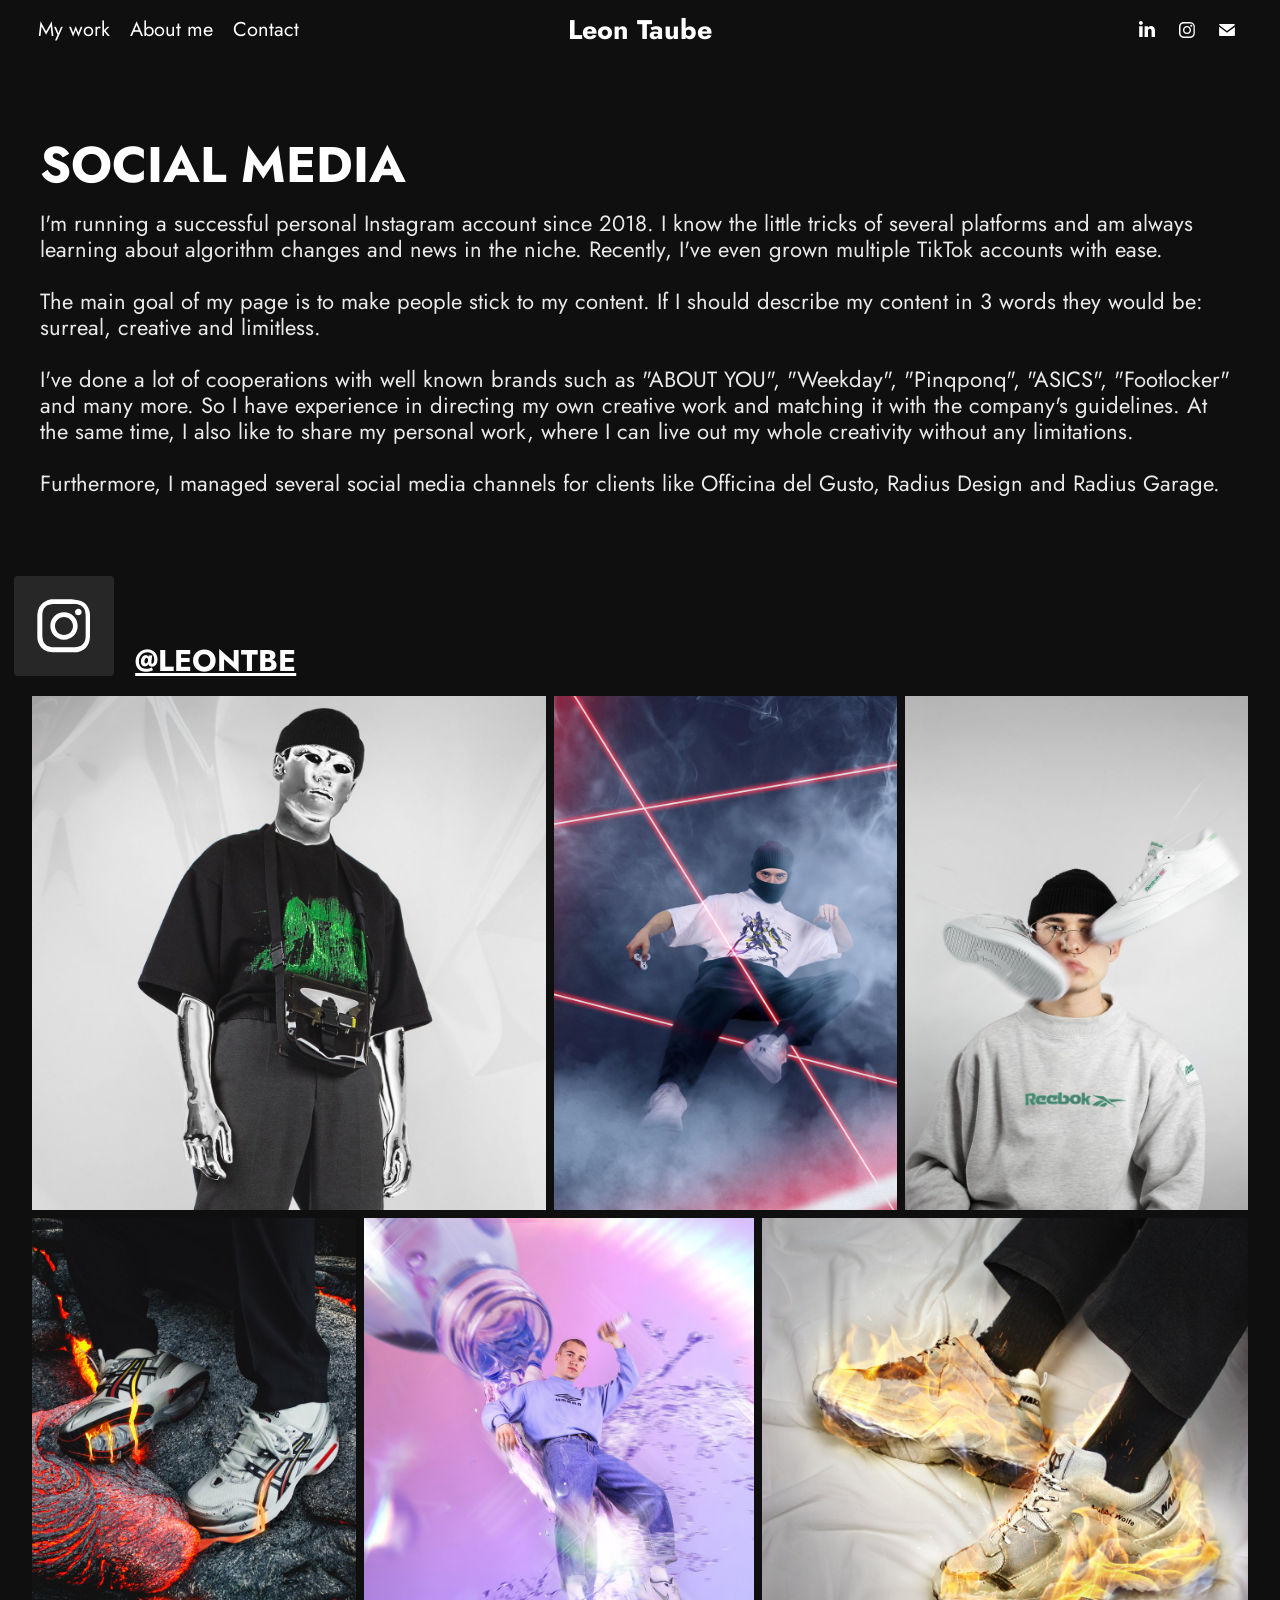
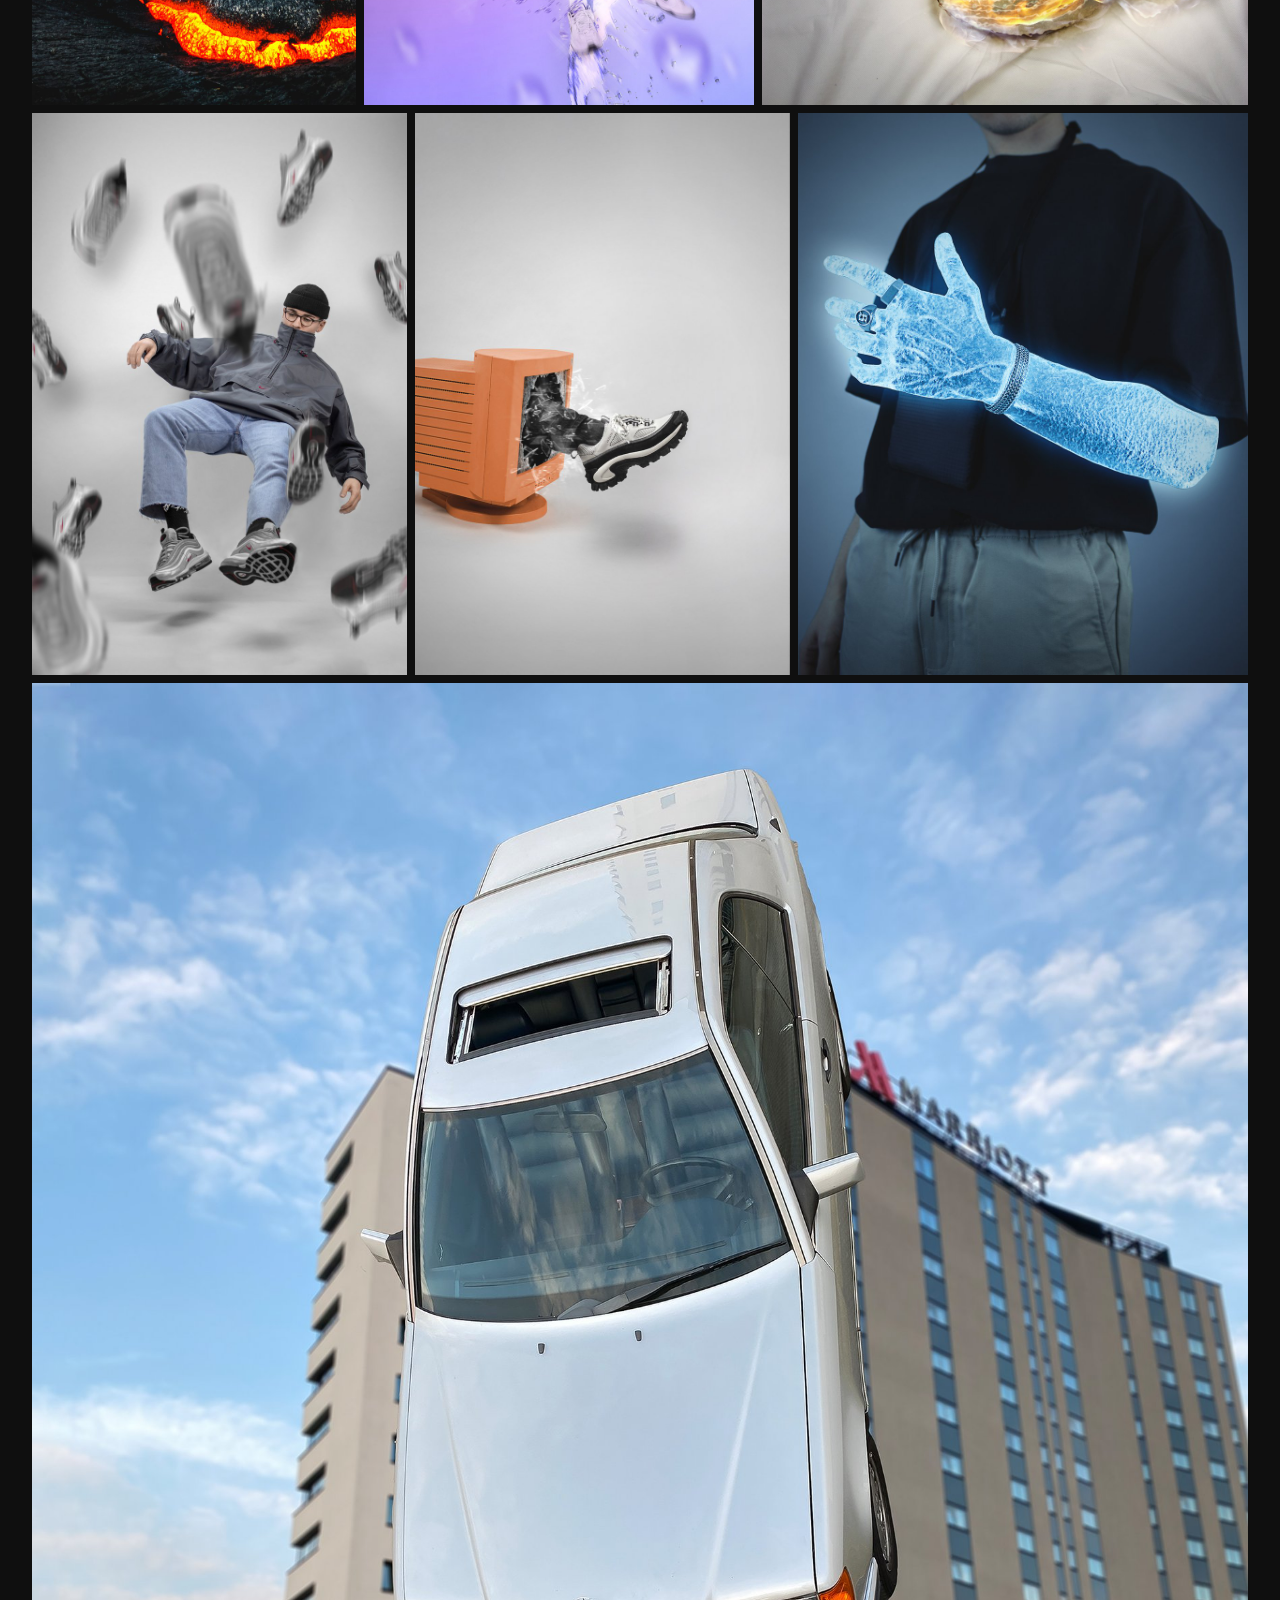
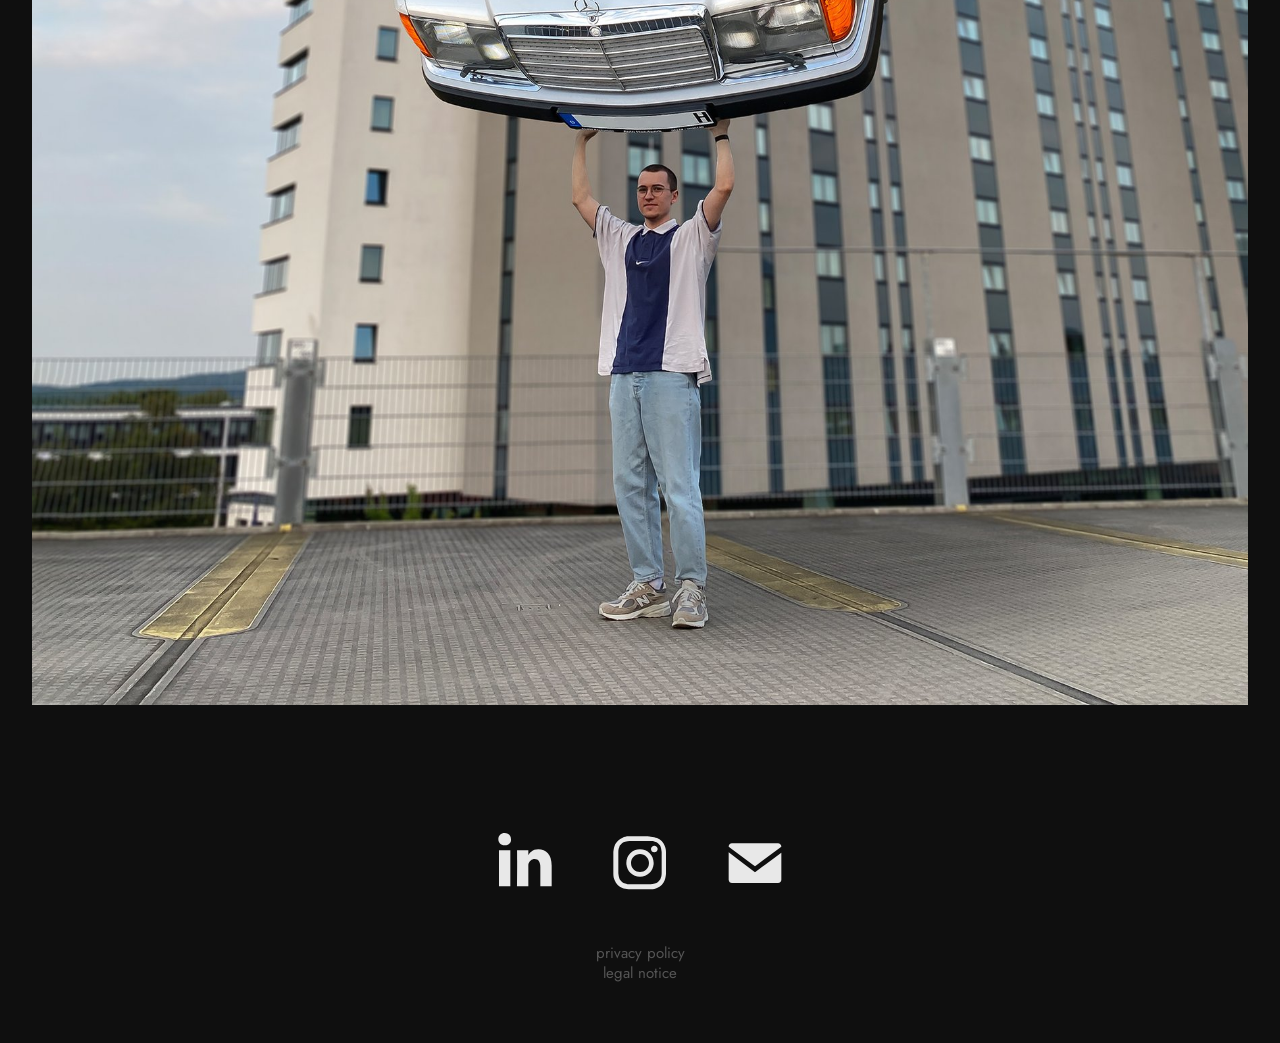
<file: social-media/index.html>
<!doctype html>
<html lang="en">
<head>
<meta charset="utf-8">
<meta name="viewport" content="width=device-width, initial-scale=1">
<title>Leon Taube - SOCIAL MEDIA</title>
<meta name="description" content="I&#x27;m running a successful personal Instagram account since 2018. I know the little tricks of several platforms and am always learning about algorithm changes and news in the niche. Recently, I&#x27;ve even grown multiple TikTok accounts with ease.

The main goal of my page is to make people stick to my content. If I should describe my content in 3 words they would be: surreal, creative and limitless. 

I&#x27;ve done a lot of cooperations with well known brands such as &quot;ABOUT YOU&quot;, &quot;Weekday&quot;, &quot;Pinqponq&quot;, &quot;ASICS&quot;, &quot;Footlocker&quot; and many more. So I have experience in directing my own creative work and matching it with the company&#x27;s guidelines.  At the same time, I also like to share my personal work, where I can live out my whole creativity without any limitations.

Furthermore, I managed several social media channels for clients like Officina del Gusto, Radius Design and Radius Garage.">
<link rel="canonical" href="https://leontaube.com/social-media/">
<meta property="og:title" content="Leon Taube - SOCIAL MEDIA">
<meta property="og:description" content="I&#x27;m running a successful personal Instagram account since 2018. I know the little tricks of several platforms and am always learning about algorithm changes and news in the niche. Recently, I&#x27;ve even grown multiple TikTok accounts with ease.

The main goal of my page is to make people stick to my content. If I should describe my content in 3 words they would be: surreal, creative and limitless. 

I&#x27;ve done a lot of cooperations with well known brands such as &quot;ABOUT YOU&quot;, &quot;Weekday&quot;, &quot;Pinqponq&quot;, &quot;ASICS&quot;, &quot;Footlocker&quot; and many more. So I have experience in directing my own creative work and matching it with the company&#x27;s guidelines.  At the same time, I also like to share my personal work, where I can live out my whole creativity without any limitations.

Furthermore, I managed several social media channels for clients like Officina del Gusto, Radius Design and Radius Garage.">
<meta property="og:url" content="https://leontaube.com/social-media/">
<meta property="og:type" content="website">

<link rel="icon" type="image/png" href="/media/favicon-32.png">
<link rel="apple-touch-icon" href="/media/apple-touch-icon.png">
<link rel="preload" href="/static/fonts/jost.woff2" as="font" type="font/woff2" crossorigin>
<link rel="stylesheet" href="/static/style.css?v=379a0a34">
</head>
<body class="page-social-media">
<header class="site-header" id="top">
  <nav class="main-nav" aria-label="Main"><a class="nav-link" href="/">My work</a><a class="nav-link" href="/about-me/">About me</a><a class="nav-link" href="/contact/">Contact</a></nav>
  <div class="logo"><a href="/">Leon Taube</a></div>
  <div class="header-social"><ul class="social"><li><a href="https://www.linkedin.com/in/leon-taube-a641a1212/" target="_blank" rel="noopener" aria-label="LinkedIn"><svg viewBox="0 0 30 24" aria-hidden="true" focusable="false"><path d="M19.6,19v-5.8c0-1.4-0.5-2.4-1.7-2.4c-1,0-1.5,0.7-1.8,1.3C16,12.3,16,12.6,16,13v6h-3.4c0,0,0.1-9.8,0-10.8H16v1.5c0,0,0,0,0,0h0v0C16.4,9,17.2,7.9,19,7.9c2.3,0,4,1.5,4,4.9V19H19.6z M8.9,6.7L8.9,6.7C7.7,6.7,7,5.9,7,4.9C7,3.8,7.8,3,8.9,3s1.9,0.8,1.9,1.9C10.9,5.9,10.1,6.7,8.9,6.7z M10.6,19H7.2V8.2h3.4V19z"/></svg></a></li><li><a href="https://www.instagram.com/leontbe/" target="_blank" rel="noopener" aria-label="Instagram"><svg viewBox="0 0 30 24" aria-hidden="true" focusable="false"><path d="M15,5.4c2.1,0,2.4,0,3.2,0c0.8,0,1.2,0.2,1.5,0.3c0.4,0.1,0.6,0.3,0.9,0.6c0.3,0.3,0.5,0.5,0.6,0.9c0.1,0.3,0.2,0.7,0.3,1.5c0,0.8,0,1.1,0,3.2s0,2.4,0,3.2c0,0.8-0.2,1.2-0.3,1.5c-0.1,0.4-0.3,0.6-0.6,0.9c-0.3,0.3-0.5,0.5-0.9,0.6c-0.3,0.1-0.7,0.2-1.5,0.3c-0.8,0-1.1,0-3.2,0s-2.4,0-3.2,0c-0.8,0-1.2-0.2-1.5-0.3c-0.4-0.1-0.6-0.3-0.9-0.6c-0.3-0.3-0.5-0.5-0.6-0.9c-0.1-0.3-0.2-0.7-0.3-1.5c0-0.8,0-1.1,0-3.2s0-2.4,0-3.2c0-0.8,0.2-1.2,0.3-1.5c0.1-0.4,0.3-0.6,0.6-0.9c0.3-0.3,0.5-0.5,0.9-0.6c0.3-0.1,0.7-0.2,1.5-0.3C12.6,5.4,12.9,5.4,15,5.4 M15,4c-2.2,0-2.4,0-3.3,0c-0.9,0-1.4,0.2-1.9,0.4c-0.5,0.2-1,0.5-1.4,0.9C7.9,5.8,7.6,6.2,7.4,6.8C7.2,7.3,7.1,7.9,7,8.7C7,9.6,7,9.8,7,12s0,2.4,0,3.3c0,0.9,0.2,1.4,0.4,1.9c0.2,0.5,0.5,1,0.9,1.4c0.4,0.4,0.9,0.7,1.4,0.9c0.5,0.2,1.1,0.3,1.9,0.4c0.9,0,1.1,0,3.3,0s2.4,0,3.3,0c0.9,0,1.4-0.2,1.9-0.4c0.5-0.2,1-0.5,1.4-0.9c0.4-0.4,0.7-0.9,0.9-1.4c0.2-0.5,0.3-1.1,0.4-1.9c0-0.9,0-1.1,0-3.3s0-2.4,0-3.3c0-0.9-0.2-1.4-0.4-1.9c-0.2-0.5-0.5-1-0.9-1.4c-0.4-0.4-0.9-0.7-1.4-0.9c-0.5-0.2-1.1-0.3-1.9-0.4C17.4,4,17.2,4,15,4L15,4z M15,7.9c-2.3,0-4.1,1.8-4.1,4.1s1.8,4.1,4.1,4.1s4.1-1.8,4.1-4.1S17.3,7.9,15,7.9z M15,14.7c-1.5,0-2.7-1.2-2.7-2.7c0-1.5,1.2-2.7,2.7-2.7s2.7,1.2,2.7,2.7C17.7,13.5,16.5,14.7,15,14.7z M19.3,6.8c-0.5,0-1,0.4-1,1s0.4,1,1,1c0.5,0,1-0.4,1-1S19.8,6.8,19.3,6.8z"/></svg></a></li><li><a href="mailto:leon.taube@web.de" aria-label="E-Mail"><svg viewBox="0 0 30 24" aria-hidden="true" focusable="false"><path d="M15,13L7.1,7.1c0-0.5,0.4-1,1-1h13.8c0.5,0,1,0.4,1,1L15,13z M15,14.8l7.9-5.9v8.1c0,0.5-0.4,1-1,1H8.1c-0.5,0-1-0.4-1-1V8.8L15,14.8z"/></svg></a></li></ul></div>
  <button class="hamburger" type="button" aria-label="Open menu" aria-expanded="false" aria-controls="mobile-nav"><i></i><i></i><i></i></button>
</header>
<div class="mobile-nav" id="mobile-nav" hidden>
  <button class="close-nav" type="button" aria-label="Close menu"></button>
  <nav aria-label="Mobile"><a class="nav-link" href="/">My work</a><a class="nav-link" href="/about-me/">About me</a><a class="nav-link" href="/contact/">Contact</a></nav>
  <div class="mobile-social"><ul class="social"><li><a href="https://www.linkedin.com/in/leon-taube-a641a1212/" target="_blank" rel="noopener" aria-label="LinkedIn"><svg viewBox="0 0 30 24" aria-hidden="true" focusable="false"><path d="M19.6,19v-5.8c0-1.4-0.5-2.4-1.7-2.4c-1,0-1.5,0.7-1.8,1.3C16,12.3,16,12.6,16,13v6h-3.4c0,0,0.1-9.8,0-10.8H16v1.5c0,0,0,0,0,0h0v0C16.4,9,17.2,7.9,19,7.9c2.3,0,4,1.5,4,4.9V19H19.6z M8.9,6.7L8.9,6.7C7.7,6.7,7,5.9,7,4.9C7,3.8,7.8,3,8.9,3s1.9,0.8,1.9,1.9C10.9,5.9,10.1,6.7,8.9,6.7z M10.6,19H7.2V8.2h3.4V19z"/></svg></a></li><li><a href="https://www.instagram.com/leontbe/" target="_blank" rel="noopener" aria-label="Instagram"><svg viewBox="0 0 30 24" aria-hidden="true" focusable="false"><path d="M15,5.4c2.1,0,2.4,0,3.2,0c0.8,0,1.2,0.2,1.5,0.3c0.4,0.1,0.6,0.3,0.9,0.6c0.3,0.3,0.5,0.5,0.6,0.9c0.1,0.3,0.2,0.7,0.3,1.5c0,0.8,0,1.1,0,3.2s0,2.4,0,3.2c0,0.8-0.2,1.2-0.3,1.5c-0.1,0.4-0.3,0.6-0.6,0.9c-0.3,0.3-0.5,0.5-0.9,0.6c-0.3,0.1-0.7,0.2-1.5,0.3c-0.8,0-1.1,0-3.2,0s-2.4,0-3.2,0c-0.8,0-1.2-0.2-1.5-0.3c-0.4-0.1-0.6-0.3-0.9-0.6c-0.3-0.3-0.5-0.5-0.6-0.9c-0.1-0.3-0.2-0.7-0.3-1.5c0-0.8,0-1.1,0-3.2s0-2.4,0-3.2c0-0.8,0.2-1.2,0.3-1.5c0.1-0.4,0.3-0.6,0.6-0.9c0.3-0.3,0.5-0.5,0.9-0.6c0.3-0.1,0.7-0.2,1.5-0.3C12.6,5.4,12.9,5.4,15,5.4 M15,4c-2.2,0-2.4,0-3.3,0c-0.9,0-1.4,0.2-1.9,0.4c-0.5,0.2-1,0.5-1.4,0.9C7.9,5.8,7.6,6.2,7.4,6.8C7.2,7.3,7.1,7.9,7,8.7C7,9.6,7,9.8,7,12s0,2.4,0,3.3c0,0.9,0.2,1.4,0.4,1.9c0.2,0.5,0.5,1,0.9,1.4c0.4,0.4,0.9,0.7,1.4,0.9c0.5,0.2,1.1,0.3,1.9,0.4c0.9,0,1.1,0,3.3,0s2.4,0,3.3,0c0.9,0,1.4-0.2,1.9-0.4c0.5-0.2,1-0.5,1.4-0.9c0.4-0.4,0.7-0.9,0.9-1.4c0.2-0.5,0.3-1.1,0.4-1.9c0-0.9,0-1.1,0-3.3s0-2.4,0-3.3c0-0.9-0.2-1.4-0.4-1.9c-0.2-0.5-0.5-1-0.9-1.4c-0.4-0.4-0.9-0.7-1.4-0.9c-0.5-0.2-1.1-0.3-1.9-0.4C17.4,4,17.2,4,15,4L15,4z M15,7.9c-2.3,0-4.1,1.8-4.1,4.1s1.8,4.1,4.1,4.1s4.1-1.8,4.1-4.1S17.3,7.9,15,7.9z M15,14.7c-1.5,0-2.7-1.2-2.7-2.7c0-1.5,1.2-2.7,2.7-2.7s2.7,1.2,2.7,2.7C17.7,13.5,16.5,14.7,15,14.7z M19.3,6.8c-0.5,0-1,0.4-1,1s0.4,1,1,1c0.5,0,1-0.4,1-1S19.8,6.8,19.3,6.8z"/></svg></a></li><li><a href="mailto:leon.taube@web.de" aria-label="E-Mail"><svg viewBox="0 0 30 24" aria-hidden="true" focusable="false"><path d="M15,13L7.1,7.1c0-0.5,0.4-1,1-1h13.8c0.5,0,1,0.4,1,1L15,13z M15,14.8l7.9-5.9v8.1c0,0.5-0.4,1-1,1H8.1c-0.5,0-1-0.4-1-1V8.8L15,14.8z"/></svg></a></li></ul></div>
</div>
<main>
<div class="header-placeholder"></div>
<header class="page-header"><h1 class="title">SOCIAL MEDIA</h1><p class="description">I&#x27;m running a successful personal Instagram account since 2018. I know the little tricks of several platforms and am always learning about algorithm changes and news in the niche. Recently, I&#x27;ve even grown multiple TikTok accounts with ease.

The main goal of my page is to make people stick to my content. If I should describe my content in 3 words they would be: surreal, creative and limitless.

I&#x27;ve done a lot of cooperations with well known brands such as &quot;ABOUT YOU&quot;, &quot;Weekday&quot;, &quot;Pinqponq&quot;, &quot;ASICS&quot;, &quot;Footlocker&quot; and many more. So I have experience in directing my own creative work and matching it with the company&#x27;s guidelines.  At the same time, I also like to share my personal work, where I can live out my whole creativity without any limitations.

Furthermore, I managed several social media channels for clients like Officina del Gusto, Radius Design and Radius Garage.</p></header>
<div class="modules"><div class="module row valign-top"><div class="col" style="flex:1 1 0%"><div class="module social-icons"><ul class="social"><li><a href="https://www.instagram.com/leontbe/" target="_blank" rel="noopener" aria-label="Instagram"><svg viewBox="0 0 30 24" aria-hidden="true" focusable="false"><path d="M15,5.4c2.1,0,2.4,0,3.2,0c0.8,0,1.2,0.2,1.5,0.3c0.4,0.1,0.6,0.3,0.9,0.6c0.3,0.3,0.5,0.5,0.6,0.9c0.1,0.3,0.2,0.7,0.3,1.5c0,0.8,0,1.1,0,3.2s0,2.4,0,3.2c0,0.8-0.2,1.2-0.3,1.5c-0.1,0.4-0.3,0.6-0.6,0.9c-0.3,0.3-0.5,0.5-0.9,0.6c-0.3,0.1-0.7,0.2-1.5,0.3c-0.8,0-1.1,0-3.2,0s-2.4,0-3.2,0c-0.8,0-1.2-0.2-1.5-0.3c-0.4-0.1-0.6-0.3-0.9-0.6c-0.3-0.3-0.5-0.5-0.6-0.9c-0.1-0.3-0.2-0.7-0.3-1.5c0-0.8,0-1.1,0-3.2s0-2.4,0-3.2c0-0.8,0.2-1.2,0.3-1.5c0.1-0.4,0.3-0.6,0.6-0.9c0.3-0.3,0.5-0.5,0.9-0.6c0.3-0.1,0.7-0.2,1.5-0.3C12.6,5.4,12.9,5.4,15,5.4 M15,4c-2.2,0-2.4,0-3.3,0c-0.9,0-1.4,0.2-1.9,0.4c-0.5,0.2-1,0.5-1.4,0.9C7.9,5.8,7.6,6.2,7.4,6.8C7.2,7.3,7.1,7.9,7,8.7C7,9.6,7,9.8,7,12s0,2.4,0,3.3c0,0.9,0.2,1.4,0.4,1.9c0.2,0.5,0.5,1,0.9,1.4c0.4,0.4,0.9,0.7,1.4,0.9c0.5,0.2,1.1,0.3,1.9,0.4c0.9,0,1.1,0,3.3,0s2.4,0,3.3,0c0.9,0,1.4-0.2,1.9-0.4c0.5-0.2,1-0.5,1.4-0.9c0.4-0.4,0.7-0.9,0.9-1.4c0.2-0.5,0.3-1.1,0.4-1.9c0-0.9,0-1.1,0-3.3s0-2.4,0-3.3c0-0.9-0.2-1.4-0.4-1.9c-0.2-0.5-0.5-1-0.9-1.4c-0.4-0.4-0.9-0.7-1.4-0.9c-0.5-0.2-1.1-0.3-1.9-0.4C17.4,4,17.2,4,15,4L15,4z M15,7.9c-2.3,0-4.1,1.8-4.1,4.1s1.8,4.1,4.1,4.1s4.1-1.8,4.1-4.1S17.3,7.9,15,7.9z M15,14.7c-1.5,0-2.7-1.2-2.7-2.7c0-1.5,1.2-2.7,2.7-2.7s2.7,1.2,2.7,2.7C17.7,13.5,16.5,14.7,15,14.7z M19.3,6.8c-0.5,0-1,0.4-1,1s0.4,1,1,1c0.5,0,1-0.4,1-1S19.8,6.8,19.3,6.8z"/></svg></a></li></ul></div></div><div class="col" style="flex:9 1 0%"><div class="module text" style="max-width:2000px;padding-top:75px;padding-bottom:0px"><div class="rich-text"><div style="text-align:left"><span style="color:#ffffff"><span style="font-size:30px"><span style="font-weight:700"><a href="https://www.instagram.com/leontbe/">@LEONTBE</a></span></span></span><br></div></div></div></div></div>
<div class="module grid" style="width:95%;padding-top:0px"><div class="grid-main"><div class="grid-row"><a class="grid-item lb" href="/media/3f17ba9d-6275-408d-bebe-f5ff5f40def4.jpg" data-lb="g1" data-w="1920" data-h="1920" style="flex-grow:100.000"><span class="grid-img" style="aspect-ratio:1920/1920"><img src="/media/3f17ba9d-6275-408d-bebe-f5ff5f40def4_1200.jpg" srcset="/media/3f17ba9d-6275-408d-bebe-f5ff5f40def4_1200.jpg 1200w, /media/3f17ba9d-6275-408d-bebe-f5ff5f40def4.jpg 1920w" sizes="(max-width: 768px) 33vw, 31vw" width="1920" height="1920" alt="" loading="lazy" decoding="async"></span></a><a class="grid-item lb" href="/media/18280079-0643-497d-9001-085879628c46.jpg" data-lb="g1" data-w="1600" data-h="2400" style="flex-grow:66.667"><span class="grid-img" style="aspect-ratio:1600/2400"><img src="/media/18280079-0643-497d-9001-085879628c46_1200.jpg" srcset="/media/18280079-0643-497d-9001-085879628c46_1200.jpg 1200w, /media/18280079-0643-497d-9001-085879628c46.jpg 1600w" sizes="(max-width: 768px) 33vw, 31vw" width="1600" height="2400" alt="" loading="lazy" decoding="async"></span></a><a class="grid-item lb" href="/media/6b081838-81a0-4d1c-9758-85ceef892677.jpg" data-lb="g1" data-w="1600" data-h="2400" style="flex-grow:66.667"><span class="grid-img" style="aspect-ratio:1600/2400"><img src="/media/6b081838-81a0-4d1c-9758-85ceef892677_1200.jpg" srcset="/media/6b081838-81a0-4d1c-9758-85ceef892677_1200.jpg 1200w, /media/6b081838-81a0-4d1c-9758-85ceef892677.jpg 1600w" sizes="(max-width: 768px) 33vw, 31vw" width="1600" height="2400" alt="" loading="lazy" decoding="async"></span></a></div><div class="grid-row"><a class="grid-item lb" href="/media/4822cab3-2b6e-47f3-a536-ed8baf3e4254.jpg" data-lb="g1" data-w="1600" data-h="2400" style="flex-grow:66.667"><span class="grid-img" style="aspect-ratio:1600/2400"><img src="/media/4822cab3-2b6e-47f3-a536-ed8baf3e4254_1200.jpg" srcset="/media/4822cab3-2b6e-47f3-a536-ed8baf3e4254_1200.jpg 1200w, /media/4822cab3-2b6e-47f3-a536-ed8baf3e4254.jpg 1600w" sizes="(max-width: 768px) 33vw, 31vw" width="1600" height="2400" alt="" loading="lazy" decoding="async"></span></a><a class="grid-item lb" href="/media/d1ba6873-356a-4234-aa7a-e94904caa1cf.jpg" data-lb="g1" data-w="1920" data-h="2400" style="flex-grow:80.000"><span class="grid-img" style="aspect-ratio:1920/2400"><img src="/media/d1ba6873-356a-4234-aa7a-e94904caa1cf_1200.jpg" srcset="/media/d1ba6873-356a-4234-aa7a-e94904caa1cf_1200.jpg 1200w, /media/d1ba6873-356a-4234-aa7a-e94904caa1cf.jpg 1920w" sizes="(max-width: 768px) 33vw, 31vw" width="1920" height="2400" alt="" loading="lazy" decoding="async"></span></a><a class="grid-item lb" href="/media/97e318cf-19fd-453e-b60f-a39bbd095c60.jpg" data-lb="g1" data-w="1920" data-h="1920" style="flex-grow:100.000"><span class="grid-img" style="aspect-ratio:1920/1920"><img src="/media/97e318cf-19fd-453e-b60f-a39bbd095c60_1200.jpg" srcset="/media/97e318cf-19fd-453e-b60f-a39bbd095c60_1200.jpg 1200w, /media/97e318cf-19fd-453e-b60f-a39bbd095c60.jpg 1920w" sizes="(max-width: 768px) 33vw, 31vw" width="1920" height="1920" alt="" loading="lazy" decoding="async"></span></a></div><div class="grid-row"><a class="grid-item lb" href="/media/665a6ff2-4cd8-4e09-86a6-2d001dcaf16f.jpg" data-lb="g1" data-w="1600" data-h="2400" style="flex-grow:66.667"><span class="grid-img" style="aspect-ratio:1600/2400"><img src="/media/665a6ff2-4cd8-4e09-86a6-2d001dcaf16f_1200.jpg" srcset="/media/665a6ff2-4cd8-4e09-86a6-2d001dcaf16f_1200.jpg 1200w, /media/665a6ff2-4cd8-4e09-86a6-2d001dcaf16f.jpg 1600w" sizes="(max-width: 768px) 33vw, 31vw" width="1600" height="2400" alt="" loading="lazy" decoding="async"></span></a><a class="grid-item lb" href="/media/ca470351-91b8-4f25-852d-d74de050bd7a.jpg" data-lb="g1" data-w="1600" data-h="2400" style="flex-grow:66.667"><span class="grid-img" style="aspect-ratio:1600/2400"><img src="/media/ca470351-91b8-4f25-852d-d74de050bd7a_1200.jpg" srcset="/media/ca470351-91b8-4f25-852d-d74de050bd7a_1200.jpg 1200w, /media/ca470351-91b8-4f25-852d-d74de050bd7a.jpg 1600w" sizes="(max-width: 768px) 33vw, 31vw" width="1600" height="2400" alt="" loading="lazy" decoding="async"></span></a><a class="grid-item lb" href="/media/99745db5-f627-4007-b58d-d14ba39e78e6.jpg" data-lb="g1" data-w="1920" data-h="2400" style="flex-grow:80.000"><span class="grid-img" style="aspect-ratio:1920/2400"><img src="/media/99745db5-f627-4007-b58d-d14ba39e78e6_1200.jpg" srcset="/media/99745db5-f627-4007-b58d-d14ba39e78e6_1200.jpg 1200w, /media/99745db5-f627-4007-b58d-d14ba39e78e6.jpg 1920w" sizes="(max-width: 768px) 33vw, 31vw" width="1920" height="2400" alt="" loading="lazy" decoding="async"></span></a></div><div class="grid-row"><a class="grid-item lb" href="/media/d28acb8e-11ae-4232-af71-ecdde9e563d6.jpg" data-lb="g1" data-w="1800" data-h="2400" style="flex-grow:75.000"><span class="grid-img" style="aspect-ratio:1800/2400"><img src="/media/d28acb8e-11ae-4232-af71-ecdde9e563d6_1200.jpg" srcset="/media/d28acb8e-11ae-4232-af71-ecdde9e563d6_1200.jpg 1200w, /media/d28acb8e-11ae-4232-af71-ecdde9e563d6.jpg 1800w" sizes="(max-width: 768px) 100vw, 95vw" width="1800" height="2400" alt="" loading="lazy" decoding="async"></span></a></div></div></div></div>
</main>
<footer class="site-footer"><ul class="social footer-social"><li><a href="https://www.linkedin.com/in/leon-taube-a641a1212/" target="_blank" rel="noopener" aria-label="LinkedIn"><svg viewBox="0 0 30 24" aria-hidden="true" focusable="false"><path d="M19.6,19v-5.8c0-1.4-0.5-2.4-1.7-2.4c-1,0-1.5,0.7-1.8,1.3C16,12.3,16,12.6,16,13v6h-3.4c0,0,0.1-9.8,0-10.8H16v1.5c0,0,0,0,0,0h0v0C16.4,9,17.2,7.9,19,7.9c2.3,0,4,1.5,4,4.9V19H19.6z M8.9,6.7L8.9,6.7C7.7,6.7,7,5.9,7,4.9C7,3.8,7.8,3,8.9,3s1.9,0.8,1.9,1.9C10.9,5.9,10.1,6.7,8.9,6.7z M10.6,19H7.2V8.2h3.4V19z"/></svg></a></li><li><a href="https://www.instagram.com/leontbe/" target="_blank" rel="noopener" aria-label="Instagram"><svg viewBox="0 0 30 24" aria-hidden="true" focusable="false"><path d="M15,5.4c2.1,0,2.4,0,3.2,0c0.8,0,1.2,0.2,1.5,0.3c0.4,0.1,0.6,0.3,0.9,0.6c0.3,0.3,0.5,0.5,0.6,0.9c0.1,0.3,0.2,0.7,0.3,1.5c0,0.8,0,1.1,0,3.2s0,2.4,0,3.2c0,0.8-0.2,1.2-0.3,1.5c-0.1,0.4-0.3,0.6-0.6,0.9c-0.3,0.3-0.5,0.5-0.9,0.6c-0.3,0.1-0.7,0.2-1.5,0.3c-0.8,0-1.1,0-3.2,0s-2.4,0-3.2,0c-0.8,0-1.2-0.2-1.5-0.3c-0.4-0.1-0.6-0.3-0.9-0.6c-0.3-0.3-0.5-0.5-0.6-0.9c-0.1-0.3-0.2-0.7-0.3-1.5c0-0.8,0-1.1,0-3.2s0-2.4,0-3.2c0-0.8,0.2-1.2,0.3-1.5c0.1-0.4,0.3-0.6,0.6-0.9c0.3-0.3,0.5-0.5,0.9-0.6c0.3-0.1,0.7-0.2,1.5-0.3C12.6,5.4,12.9,5.4,15,5.4 M15,4c-2.2,0-2.4,0-3.3,0c-0.9,0-1.4,0.2-1.9,0.4c-0.5,0.2-1,0.5-1.4,0.9C7.9,5.8,7.6,6.2,7.4,6.8C7.2,7.3,7.1,7.9,7,8.7C7,9.6,7,9.8,7,12s0,2.4,0,3.3c0,0.9,0.2,1.4,0.4,1.9c0.2,0.5,0.5,1,0.9,1.4c0.4,0.4,0.9,0.7,1.4,0.9c0.5,0.2,1.1,0.3,1.9,0.4c0.9,0,1.1,0,3.3,0s2.4,0,3.3,0c0.9,0,1.4-0.2,1.9-0.4c0.5-0.2,1-0.5,1.4-0.9c0.4-0.4,0.7-0.9,0.9-1.4c0.2-0.5,0.3-1.1,0.4-1.9c0-0.9,0-1.1,0-3.3s0-2.4,0-3.3c0-0.9-0.2-1.4-0.4-1.9c-0.2-0.5-0.5-1-0.9-1.4c-0.4-0.4-0.9-0.7-1.4-0.9c-0.5-0.2-1.1-0.3-1.9-0.4C17.4,4,17.2,4,15,4L15,4z M15,7.9c-2.3,0-4.1,1.8-4.1,4.1s1.8,4.1,4.1,4.1s4.1-1.8,4.1-4.1S17.3,7.9,15,7.9z M15,14.7c-1.5,0-2.7-1.2-2.7-2.7c0-1.5,1.2-2.7,2.7-2.7s2.7,1.2,2.7,2.7C17.7,13.5,16.5,14.7,15,14.7z M19.3,6.8c-0.5,0-1,0.4-1,1s0.4,1,1,1c0.5,0,1-0.4,1-1S19.8,6.8,19.3,6.8z"/></svg></a></li><li><a href="mailto:leon.taube@web.de" aria-label="E-Mail"><svg viewBox="0 0 30 24" aria-hidden="true" focusable="false"><path d="M15,13L7.1,7.1c0-0.5,0.4-1,1-1h13.8c0.5,0,1,0.4,1,1L15,13z M15,14.8l7.9-5.9v8.1c0,0.5-0.4,1-1,1H8.1c-0.5,0-1-0.4-1-1V8.8L15,14.8z"/></svg></a></li></ul><div class="footer-links"><div><a href="/privacy-policy/">privacy policy</a></div><div><a href="/legal-notice/">legal notice</a></div></div></footer>
<div class="lightbox" hidden role="dialog" aria-modal="true" aria-label="Image viewer">
  <button class="lb-close" type="button" aria-label="Close"></button>
  <button class="lb-prev" type="button" aria-label="Previous image"></button>
  <figure class="lb-figure"><img class="lb-img" alt=""><figcaption class="lb-caption"></figcaption></figure>
  <button class="lb-next" type="button" aria-label="Next image"></button>
</div>
<script src="/static/main.js?v=379a0a34" defer></script>
</body>
</html>
</file>
<file: static/style.css>
/* leontaube.com – Nachbau des Adobe-Portfolio-Layouts (Stand Okt. 2026) */

@font-face {
  font-family: "Jost";
  src: url("/static/fonts/jost.woff2") format("woff2");
  font-weight: 100 900;
  font-style: normal;
  font-display: swap;
}

:root {
  --bg: #0f0f0f;
  --text: #a9a9a9;
  --light: #e8e8e8;
  --white: #fff;
  --footer: #555;
  --header-h: 60px;
}

*, *::before, *::after { box-sizing: border-box; }
html { background: var(--bg); -webkit-text-size-adjust: 100%; }
body {
  margin: 0;
  min-height: 100vh;
  background: var(--bg);
  color: var(--text);
  font-family: "Jost", "Futura PT", Futura, "Helvetica Neue", Arial, sans-serif;
  font-size: 16px;
  -webkit-font-smoothing: antialiased;
  -moz-osx-font-smoothing: grayscale;
}
img, video { max-width: 100%; }
a { color: inherit; }
button { font: inherit; }
[hidden] { display: none !important; }

/* ---------- Header ---------- */
.site-header {
  position: fixed;
  top: 0; left: 0; right: 0;
  z-index: 30;
  display: flex;
  align-items: center;
  height: var(--header-h);
  padding: 0 3%;
  transition: background-color .3s ease, box-shadow .3s ease;
}
.site-header.on-scroll { background-color: var(--bg); }
.header-placeholder { height: var(--header-h); }

.main-nav { width: 30%; text-align: left; white-space: nowrap; }
.nav-link {
  display: inline-block;
  padding-right: 20px;
  color: var(--white);
  font-size: 20px;
  line-height: 24px;
  font-weight: 400;
  text-decoration: none;
}
.nav-link.active { font-weight: 700; }

.logo {
  width: 40%;
  padding: 0 5%;
  text-align: center;
  font-size: 27px;
  line-height: 30px;
  font-weight: 700;
  white-space: nowrap;
}
.logo a { color: var(--white); text-decoration: none; }

.header-social { width: 30%; text-align: right; }
.social { list-style: none; margin: 0; padding: 0; font-size: 0; }
.social li { display: inline-block; vertical-align: middle; }
.social a { display: block; text-align: center; }
.social svg { display: block; fill: var(--white); }
.header-social li { padding-left: 10px; }
.header-social li:first-child { padding-left: 0; }
.header-social svg { width: 30px; height: 30px; }

.hamburger {
  display: none;
  position: relative;
  width: 24px;
  padding: 0;
  border: 0;
  background: none;
  cursor: pointer;
}
.hamburger i { display: block; height: 2px; margin-bottom: 4px; background: var(--white); }
.hamburger i:last-child { margin-bottom: 0; }

/* Handy-Menü */
.mobile-nav {
  position: fixed;
  inset: 0;
  z-index: 40;
  display: flex;
  padding: 50px 5% 0;
  overflow: auto;
  background: var(--bg);
  text-align: center;
}
.mobile-nav nav { margin: auto; width: 100%; }
.mobile-nav .nav-link {
  display: block;
  padding: 0 0 30px;
  font-size: 22px;
  line-height: 32px;
}
.mobile-social {
  position: fixed;
  left: 0; right: 0; bottom: 0;
  min-height: 80px;
  padding: 5%;
  background: var(--bg);
}
.mobile-social li { padding: 0 20px 0 0; }
.mobile-social li:last-child { padding-right: 0; }
.mobile-social svg { width: 42px; height: 34px; }
.close-nav {
  position: fixed;
  top: 40px;
  right: 5%;
  width: 20px;
  height: 20px;
  padding: 0;
  border: 0;
  background: none;
  cursor: pointer;
}
.close-nav::before, .close-nav::after {
  content: "";
  position: absolute;
  top: 0; left: 50%;
  width: 2px;
  height: 20px;
  background: var(--white);
}
.close-nav::before { transform: rotate(45deg); }
.close-nav::after { transform: rotate(-45deg); }

/* ---------- Masthead (Startseite) ---------- */
.masthead {
  position: relative;
  display: flex;
  justify-content: center;
  align-items: center;
  height: 100vh;
  overflow: hidden;
  background-color: #222;
}
.masthead-video {
  position: absolute;
  top: 0; left: 0;
  width: 100%;
  height: 100%;
  object-fit: cover;
}
.masthead::after {
  content: "";
  position: absolute;
  inset: 0;
  background-color: #000;
  opacity: .5;
}
.masthead-contents {
  position: relative;
  z-index: 1;
  width: 100%;
  max-width: 800px;
  text-align: center;
}
.masthead h1 {
  margin: 0 0 15px;
  color: var(--white);
  font-size: 70px;
  line-height: 70px;
  font-weight: 700;
}
.masthead p {
  margin: 0;
  color: var(--light);
  font-size: 24px;
  line-height: 28px;
}
.masthead-buttons { padding-top: 32px; }
.masthead-button {
  display: inline-block;
  height: 40px;
  padding: 0 30px;
  border: 1px solid rgba(255, 255, 255, .6);
  border-radius: 5px;
  color: var(--white);
  font-size: 12px;
  line-height: 38px;
  font-weight: 700;
  text-transform: uppercase;
  text-decoration: none;
  transition: background-color .2s ease, color .2s ease;
}
.masthead-button:hover { background-color: var(--white); color: #000; }
.masthead-arrow {
  position: absolute;
  z-index: 1;
  bottom: 45px;
  left: calc(50% - 30px);
  width: 60px;
  height: 40px;
  padding: 0;
  border: 0;
  background: none;
  cursor: pointer;
}
.masthead-arrow span {
  position: absolute;
  top: -8px;
  left: 15px;
  width: 30px;
  height: 30px;
  border-right: 2px solid var(--white);
  border-bottom: 2px solid var(--white);
  transform: rotate(45deg);
}

/* ---------- Projekt-Kacheln ---------- */
.covers { display: flex; flex-wrap: wrap; }
.cover {
  position: relative;
  display: block;
  width: calc(33.33333% - 5.33333px);
  margin-right: 8px;
  color: inherit;
  text-decoration: none;
}
.cover:nth-child(3n) { margin-right: 0; }
.cover-image {
  position: relative;
  display: block;
  padding-bottom: 78.21782%;
  overflow: hidden;
}
.cover-image img {
  position: absolute;
  top: 50%; left: 50%;
  width: calc(100% + 2px);
  height: calc(100% + 2px);
  object-fit: cover;
  transform: translate(-50%, -50%);
}
.cover-image::after {
  content: "";
  position: absolute;
  inset: 0;
  background-color: #000;
  opacity: .15;
  transition: opacity .2s ease;
}
.cover-details {
  position: absolute;
  inset: 0;
  display: flex;
  align-items: center;
  padding: 0 8%;
  background: rgba(13, 13, 13, .85);
  opacity: 0;
  transition: opacity .15s ease;
}
.cover-title {
  display: block;
  padding: 100px 0;
  color: var(--light);
  font-size: 40px;
  line-height: 44px;
  font-weight: 700;
  text-align: left;
}
.cover:hover .cover-image::after, .cover.touch-hover .cover-image::after { opacity: 0; }
.cover:hover .cover-details, .cover.touch-hover .cover-details,
.cover:focus-visible .cover-details { opacity: 1; }

/* ---------- Seitenkopf ---------- */
.page-header {
  width: 95%;
  max-width: 1200px;
  margin: 0 auto;
  padding: 80px 0 100px;
}
.page-header .title {
  margin: 0;
  padding-bottom: 20px;
  color: var(--white);
  font-size: 50px;
  line-height: 50px;
  font-weight: 700;
  text-align: left;
}
.page-header .description {
  margin: 0;
  color: var(--light);
  font-size: 22px;
  line-height: 26px;
  text-align: left;
  white-space: pre-line;
  overflow-wrap: break-word;
}

/* ---------- Module ---------- */
.modules { max-width: 2000px; margin: 0 auto; }
.module { width: 100%; margin-left: auto; margin-right: auto; word-break: break-word; }
.module.text { max-width: 800px; padding: 20px 0 40px; }
.module.image { margin-top: 0; margin-bottom: 0; padding: 0 0 20px; }
.module.image img { display: block; width: 100%; height: auto; }
.module.image a { display: block; }
.module.video { padding-bottom: 1px; }
.module.grid { padding-bottom: 40px; overflow: hidden; }
.module.button { padding: 0; }
.module.form { width: 95%; max-width: 1200px; margin: 1px auto 40px; }

/* Spalten */
.module.row { display: flex; }
.module.row.valign-top { align-items: flex-start; }
.module.row.valign-center { align-items: center; }
.module.row.valign-bottom { align-items: flex-end; }
.col { box-sizing: content-box; min-width: 1px; padding: 0 4px; }
.col:first-child { padding-left: 0; }
.col:last-child { padding-right: 0; }

/* Bildraster (Zeilen gleich hoch, Breite nach Seitenverhältnis) */
.grid-main { margin: 0 -4px; }
.grid-row { display: flex; }
.grid-item {
  box-sizing: content-box;
  position: relative;
  display: block;
  flex-shrink: 1;
  flex-basis: 0;
  min-width: 0;
  padding: 0 4px 8px;
  cursor: zoom-in;
}
.grid-img { position: relative; display: block; width: 100%; background: rgba(0, 0, 0, .03); }
.grid-img img {
  position: absolute;
  inset: 0;
  display: block;
  width: 100%;
  height: 100%;
  object-fit: cover;
}
.grid-caption {
  position: absolute;
  left: 4px; right: 4px; bottom: 8px;
  padding: 15px 15px 10px;
  overflow: hidden;
  background: linear-gradient(rgba(0, 0, 0, 0), rgba(0, 0, 0, .4) 20px, rgba(0, 0, 0, .5));
  text-align: center;
  opacity: 0;
  transition: opacity 150ms ease-in-out;
}
.grid-caption span {
  position: relative;
  top: 15px;
  display: block;
  overflow: hidden;
  color: var(--white);
  font-size: 14px;
  line-height: 17px;
  white-space: nowrap;
  text-overflow: ellipsis;
  transition: top 150ms 50ms ease-out;
}
@media (hover: hover) {
  .grid-item:hover .grid-caption { opacity: 1; }
  .grid-item:hover .grid-caption span { top: 0; }
}

/* Rich Text */
.rich-text div, .rich-text p, .rich-text .main-text {
  margin: 0;
  padding: 0 0 10px;
  color: var(--text);
  font-size: 16px;
  line-height: 20px;
  font-weight: 400;
  text-align: center;
}
.rich-text .title {
  padding: 20px 0 30px;
  color: #333;
  font-size: 50px;
  line-height: 50px;
  font-weight: 700;
  text-align: left;
}
.rich-text .sub-title {
  padding: 20px 0;
  color: #333;
  font-size: 25px;
  line-height: 30px;
  font-weight: 700;
  text-align: left;
}
.rich-text a { color: var(--text); text-decoration: underline; }
.rich-text span[style*="color"] a { color: inherit; }
.rich-text a:hover { filter: brightness(70%); }

.module-caption {
  max-width: 800px;
  margin: 0 auto;
  padding: 10px 0 20px;
  color: var(--text);
  font-size: 13px;
  line-height: 16px;
  text-align: center;
}

/* Video und YouTube */
.embed { position: relative; height: 0; overflow: hidden; background: #191919; }
.embed video, .embed iframe {
  position: absolute;
  top: 0; left: 0;
  width: 100%;
  height: 100%;
  border: 0;
}

/* Button-Modul */
.button-container { margin: 0 auto; text-align: center; }
.button-module {
  display: inline-flex;
  align-items: center;
  max-width: 100%;
  height: 40px;
  padding: 0 30px;
  overflow: hidden;
  border: 0;
  border-radius: 100px;
  background-color: var(--white);
  color: #111;
  font-family: Arial, sans-serif;
  font-size: 14px;
  line-height: 40px;
  font-weight: 700;
  white-space: nowrap;
  text-decoration: none;
  transition: background-color .2s ease;
}
.button-module:hover { background-color: rgba(255, 255, 255, .75); }

/* Social-Icons als Modul */
.module.social-icons { text-align: center; }
.module.social-icons li { padding: 0 0 20px; }
.module.social-icons a {
  display: block;
  width: 100px;
  height: 100px;
  border-radius: 4px;
  background: rgba(255, 255, 255, .1);
  transition: background-color .2s ease;
}
.module.social-icons a:hover { background: rgba(255, 255, 255, .3); }
.module.social-icons svg { width: 100px; height: 100px; fill: var(--white); }

/* Kontaktformular */
.contact-form label {
  display: block;
  margin: 0 0 10px;
  color: var(--light);
  font-size: 16px;
  line-height: 16px;
  font-weight: 300;
}
.contact-form input, .contact-form textarea {
  display: block;
  width: 100%;
  height: 42px;
  margin: 0 0 30px;
  padding: 0 10px;
  border: 1px solid #ddd;
  border-radius: 3px;
  outline: none;
  background-color: var(--white);
  color: #333;
  font: 400 22px/40px "Jost", sans-serif;
  -webkit-appearance: none;
  appearance: none;
}
.contact-form textarea { height: 132px; padding: 13px 10px; line-height: 1.3; resize: vertical; }
.contact-form ::placeholder { color: rgba(51, 51, 51, .4); }
.contact-form .error input, .contact-form .error textarea { border-color: #c00; }
.contact-form .field-error { margin: -24px 0 24px; color: #f55; font-size: 12px; line-height: 12px; }
.submit-button {
  height: 40px;
  padding: 0 30px;
  border: 1px solid #ddd;
  border-radius: 3px;
  background-color: var(--white);
  color: #333;
  font-size: 22px;
  line-height: 38px;
  font-weight: 700;
  cursor: pointer;
  transition: background-color .2s ease, color .2s ease;
}
.submit-button:hover { border-color: transparent; background-color: rgba(255, 255, 255, .3); color: var(--light); }
.contact-form .hp { position: absolute; left: -9999px; width: 1px; height: 1px; opacity: 0; }
.submit-button[disabled] { opacity: .6; cursor: wait; }
.form-note { margin: 20px 0 0; color: var(--white); font-size: 22px; line-height: 28px; }
.form-direct { margin: 24px 0 0; color: var(--text); font-size: 16px; line-height: 20px; }
.form-direct a { color: var(--light); }

/* ---------- Footer ---------- */
.site-footer {
  padding: 60px 0;
  color: var(--footer);
  font-size: 15px;
  line-height: 20px;
  text-align: center;
}
.site-footer a { color: var(--footer); text-decoration: none; }
.site-footer a:hover { color: var(--light); }
.footer-social li { padding: 0 15px 30px 0; }
.footer-social li:last-child { padding-right: 0; }
.footer-social svg { width: 100px; height: 100px; fill: var(--light); }
.footer-social a:hover svg { fill: #eee; }

/* ---------- Einstellungen einzelner Seiten (wie bei Adobe) ---------- */
.page-layout .page-header, .page-entrepreneurship .page-header { width: 100%; }
.page-social-media .page-header { padding-bottom: 80px; }
.page-animation .page-header .title { font-size: 60px; line-height: 50px; }
.page-about-you-award-2021 .modules, .page-contact .modules,
.page-legal-notice .modules, .page-privacy-policy .modules { max-width: 1200px; }
.page-about-you-award-2021 .page-header { padding-bottom: 30px; }
.page-about-me .page-header { max-width: 1000px; padding-bottom: 20px; }
.page-about-me .page-header .description, .page-legal-notice .page-header .description { font-weight: 500; }
.page-legal-notice .page-header, .page-privacy-policy .page-header { padding-bottom: 20px; }

/* About me: Foto im Hintergrund, 80 % abgedunkelt */
body.page-about-me { background: none; }
body.page-about-me::before, body.page-about-me::after {
  content: "";
  position: fixed;
  inset: 0;
  pointer-events: none;
}
body.page-about-me::before {
  z-index: -2;
  background: var(--bg) url("/media/about-bg.jpg") top left / cover no-repeat;
}
body.page-about-me::after { z-index: -1; background: #000; opacity: .8; }

/* ---------- Lightbox ---------- */
.lightbox {
  position: fixed;
  inset: 0;
  z-index: 50;
  display: flex;
  align-items: center;
  justify-content: center;
  background: rgba(15, 15, 15, .97);
}
.lb-figure {
  display: flex;
  flex-direction: column;
  align-items: center;
  max-width: calc(100vw - 160px);
  margin: 0;
}
.lb-img { display: block; max-width: 100%; max-height: calc(100vh - 110px); object-fit: contain; }
.lb-caption { min-height: 17px; padding-top: 14px; color: var(--white); font-size: 14px; line-height: 17px; text-align: center; }
.lb-close, .lb-prev, .lb-next {
  position: absolute;
  padding: 0;
  border: 0;
  background: none;
  cursor: pointer;
}
.lb-close { top: 24px; right: 24px; width: 28px; height: 28px; }
.lb-close::before, .lb-close::after {
  content: "";
  position: absolute;
  top: 0; left: 50%;
  width: 2px; height: 28px;
  background: var(--white);
}
.lb-close::before { transform: rotate(45deg); }
.lb-close::after { transform: rotate(-45deg); }
.lb-prev, .lb-next { top: calc(50% - 30px); width: 60px; height: 60px; }
.lb-prev { left: 20px; }
.lb-next { right: 20px; }
.lb-prev::before, .lb-next::before {
  content: "";
  position: absolute;
  top: 18px;
  width: 22px; height: 22px;
  border-left: 2px solid var(--white);
  border-bottom: 2px solid var(--white);
}
.lb-prev::before { left: 22px; transform: rotate(45deg); }
.lb-next::before { right: 22px; transform: rotate(-135deg); }
.lightbox.single .lb-prev, .lightbox.single .lb-next { display: none; }

/* ---------- bis 980 px ---------- */
@media (max-width: 980px) {
  .main-nav { width: auto; }
}

/* ---------- Tablet bis 768 px ---------- */
@media (max-width: 768px) {
  .site-header { padding: 0 5%; }
  .main-nav, .header-social { display: none; }
  .logo { width: 100%; padding: 0 39px 0 0; }
  .logo a { padding-left: 39px; }
  .hamburger { display: block; }

  .masthead { padding: 0 5%; }
  .masthead h1 { margin-bottom: 11px; font-size: 30px; line-height: 30px; }
  .masthead p { font-size: 15px; line-height: 18px; }
  .masthead-buttons { padding-top: 18px; }
  .masthead-button { height: 38px; line-height: 36px; }

  .cover { width: calc(50% - 4px); }
  .cover:nth-child(3n) { margin-right: 8px; }
  .cover:nth-child(2n) { margin-right: 0; }
  .cover-title { padding: 40px 0; font-size: 25px; line-height: 28px; }

  .page-header { width: 100%; padding: 34px 5% 40px; }
  .page-header .title { padding-bottom: 14px; font-size: 31px; line-height: 31px; }
  .page-header .description { font-size: 17px; line-height: 20px; }

  .module.row { display: block; }
  .col { padding: 0; }
  .module.text { padding: 14px 5% 20px; }
  .module.image { padding-bottom: 14px; }
  .module.video { padding-bottom: 2px; }
  .rich-text .title { padding: 14px 0 18px; font-size: 31px; line-height: 31px; }
  .rich-text .sub-title { padding: 14px 0; font-size: 18px; line-height: 22px; }
  .rich-text div, .rich-text p, .rich-text .main-text { padding: 0 0 8px; font-size: 14px; line-height: 20px; }
  .module-caption { padding: 8px 0 14px; }
  .module.social-icons { padding-left: 5%; padding-right: 5%; }
  .module.social-icons li { padding-bottom: 16px; }
  .module.social-icons a, .module.social-icons svg { width: 80px; height: 80px; }
  .button-module { height: 38px; line-height: 38px; padding: 0 29px; }

  .module.form { margin: 2px auto 20px; padding: 0 5%; }
  .contact-form label { margin-bottom: 8px; font-size: 13px; }
  .contact-form input, .contact-form textarea { margin-bottom: 18px; font-size: 17px; }
  .contact-form .field-error { margin: -12px 0 18px; }

  .site-footer { padding: 28px 5%; font-size: 14px; }
  .footer-social li { padding: 0 12px 24px 0; }
  .footer-social svg { width: 80px; height: 80px; }

  .lb-figure { max-width: 100vw; }
  .lb-prev, .lb-next { top: auto; bottom: 10px; }

  .page-social-media .page-header { padding-top: 34px; padding-bottom: 34px; }
  .page-animation .page-header .title { font-size: 36px; line-height: 30px; }
  .page-about-you-award-2021 .page-header { padding-bottom: 18px; }
  .page-about-me .page-header, .page-legal-notice .page-header,
  .page-privacy-policy .page-header { padding-bottom: 14px; }
}

@media (min-width: 541px) and (max-width: 768px) and (min-height: 921.6px) {
  .masthead { height: 80vh; }
}

/* ---------- Handy bis 540 px ---------- */
@media (max-width: 540px) {
  .logo { font-size: 22px; line-height: 22px; }
  .close-nav { top: 30px; }

  .masthead h1 { margin-bottom: 10px; font-size: 26px; line-height: 26px; }
  .masthead p { font-size: 14px; line-height: 20px; }
  .masthead-buttons { padding-top: 17px; }
  .masthead-button { height: 35px; line-height: 33px; }

  .cover { width: 100%; margin-right: 0 !important; }
  .cover-title { padding: 34px 0; font-size: 21px; line-height: 23px; }

  .page-header { padding-top: 29px; padding-bottom: 34px; }
  .page-header .title { padding-bottom: 13px; font-size: 25px; line-height: 25px; }
  .page-header .description { font-size: 15px; line-height: 18px; }

  .module.text { padding-top: 13px; padding-bottom: 18px; }
  .module.image { padding-bottom: 13px; }
  .rich-text .title { padding: 13px 0 16px; }
  .rich-text .title, .rich-text .title span { font-size: 25px !important; line-height: 25px !important; }
  .rich-text .sub-title { padding: 13px 0; }
  .rich-text .sub-title, .rich-text .sub-title span { font-size: 16px !important; line-height: 19px !important; }
  .rich-text div, .rich-text p, .rich-text .main-text { padding: 0 0 7px; }
  .rich-text .main-text, .rich-text .main-text span,
  .rich-text div, .rich-text div span,
  .rich-text p, .rich-text p span { font-size: 14px !important; line-height: 20px !important; }
  .module-caption { padding: 7px 0 13px; }
  .module.social-icons li { padding-bottom: 13px; }
  .module.social-icons a, .module.social-icons svg { width: 65px; height: 65px; }
  .button-module { height: 35px; line-height: 35px; padding: 0 26px; }

  .site-footer { padding: 25px 5%; }
  .footer-social li { padding: 0 10px 20px 0; }
  .footer-social svg { width: 65px; height: 65px; }

  .page-social-media .page-header { padding-top: 29px; padding-bottom: 29px; }
  .page-animation .page-header .title { font-size: 29px; line-height: 24px; }
  .page-about-you-award-2021 .page-header { padding-bottom: 16px; }
  .page-about-me .page-header, .page-legal-notice .page-header,
  .page-privacy-policy .page-header { padding-bottom: 13px; }
}

@media (max-width: 540px) and (min-height: 648px) {
  .masthead { height: 80vh; }
}

@media (prefers-reduced-motion: reduce) {
  * { transition: none !important; scroll-behavior: auto !important; }
}
</file>
